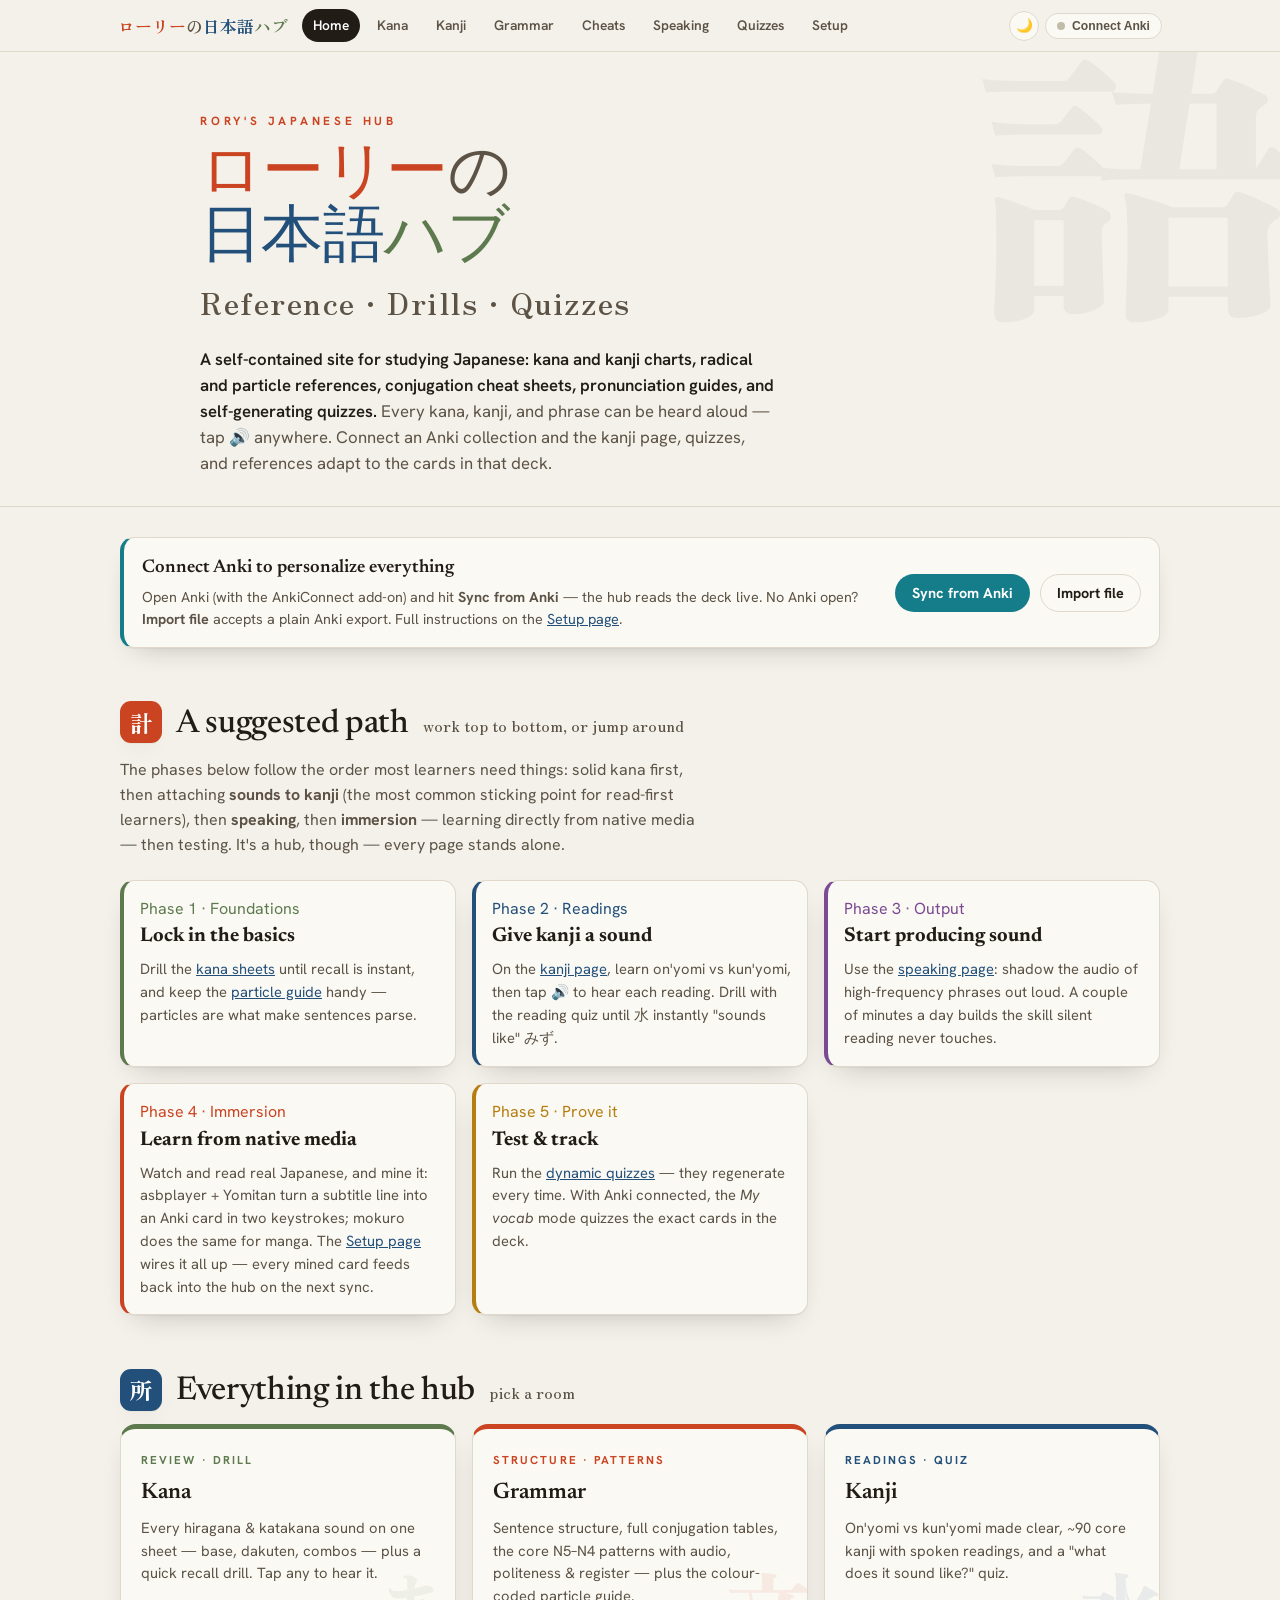
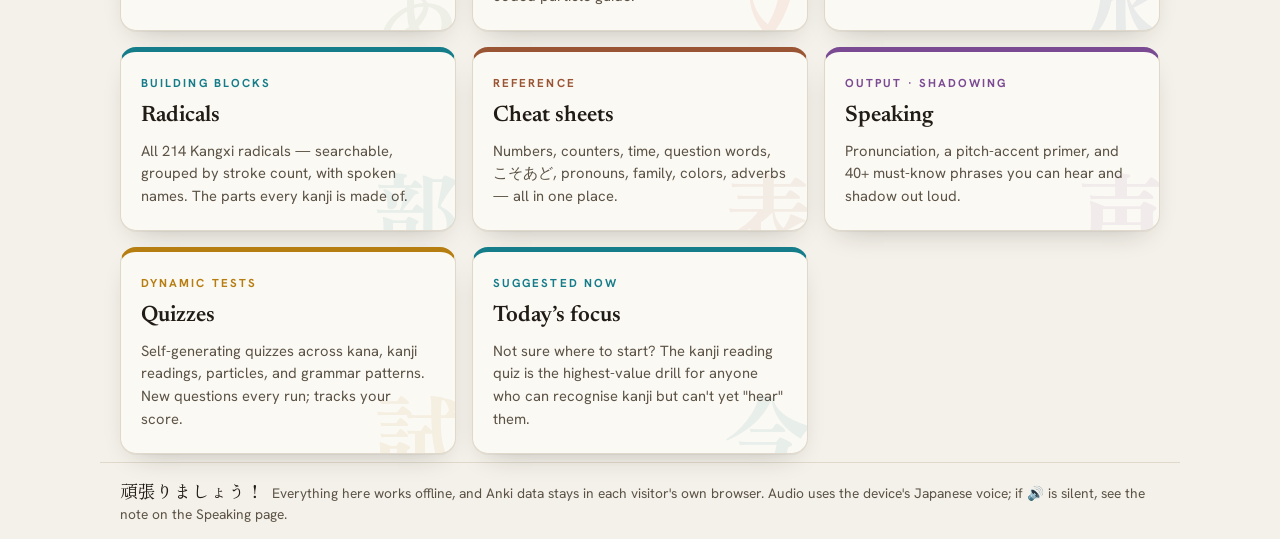
<file: index.html>
<!DOCTYPE html>
<html lang="en">
<head>
<meta charset="UTF-8">
<meta name="viewport" content="width=device-width, initial-scale=1.0">
<title>ローリーの日本語ハブ — Rory's Japanese Hub</title>
<link rel="stylesheet" href="assets/theme.css">
<script src="assets/theme.js"></script>
</head>
<body>

<nav class="topnav">
  <div class="topnav-inner">
    <a class="brand" href="index.html" style="gap:0"><span style="color:var(--shu)">ローリー</span><span style="color:var(--ink-soft)">の</span><span style="color:var(--aiiro)">日本語</span><span style="color:var(--take)">ハブ</span></a>
    <a class="tab active" href="index.html">Home</a>
    <a class="tab" href="kana.html">Kana</a>    <a class="tab" href="kanji.html">Kanji</a>
    <a class="tab" href="grammar.html">Grammar</a>
    <a class="tab" href="cheatsheets.html">Cheats</a>
    <a class="tab" href="speaking.html">Speaking</a>
    <a class="tab" href="quizzes.html">Quizzes</a>
    <a class="tab" href="setup.html">Setup</a>
    <span class="spacer"></span>
    <span id="migContainer"></span>
  </div>
</nav>

<header class="hero">
  <div class="kana-ghost" aria-hidden="true">語</div>
  <div class="wrap">
    <p class="eyebrow">Rory's Japanese Hub</p>
    <h1><span style="color:var(--shu)">ローリー</span><span style="color:var(--ink-soft)">の</span><br><span style="color:var(--aiiro)">日本語</span><span style="color:var(--take)">ハブ</span></h1>
    <p class="jp-title">Reference · Drills · Quizzes</p>
    <p class="lede"><strong>A self-contained site for studying Japanese: kana and kanji charts, radical and particle references, conjugation cheat sheets, pronunciation guides, and self-generating quizzes.</strong> Every kana, kanji, and phrase can be heard aloud — tap 🔊 anywhere. Connect an Anki collection and the kanji page, quizzes, and references adapt to the cards in that deck.</p>
  </div>
</header>

<main class="wrap-wide">

  <!-- Anki banner -->
  <section class="group reveal" style="--accent:var(--asagi);padding-top:30px">
    <div class="banner" style="border-left:4px solid var(--asagi)">
      <div class="grow">
        <h3 id="migTitle">Connect Anki to personalize everything</h3>
        <p id="migDesc">Open Anki (with the AnkiConnect add-on) and hit <b>Sync from Anki</b> — the hub reads the deck live. No Anki open? <b>Import file</b> accepts a plain Anki export. Full instructions on the <a href="setup.html">Setup page</a>.</p>
      </div>
      <div style="display:flex;gap:10px;flex-wrap:wrap">
        <button class="btn accent" id="ankiSync" style="--accent:var(--asagi)">Sync from Anki</button>
        <button class="btn ghost" id="ankiImport">Import file</button>
        <button class="btn ghost" id="migClear" style="display:none">Disconnect</button>
      </div>
      <input type="file" id="migFile" accept=".json,.csv,.txt" style="display:none">
    </div>
    <div class="navgrid" id="statsRow" style="margin-top:14px;display:none">
      <div class="card" style="--accent:var(--take)"><div class="nc-kicker" style="color:var(--take)">Known (mature)</div><div class="serif" style="font-size:2.4rem" id="statKnown">—</div></div>
      <div class="card" style="--accent:var(--yamabuki)"><div class="nc-kicker" style="color:var(--yamabuki)">Still learning</div><div class="serif" style="font-size:2.4rem" id="statLearning">—</div></div>
      <div class="card" style="--accent:var(--aiiro)"><div class="nc-kicker" style="color:var(--aiiro)">Kanji on cards</div><div class="serif" style="font-size:2.4rem" id="statKanji">—</div></div>
      <div class="card" style="--accent:var(--shu)"><div class="nc-kicker" style="color:var(--shu)">Core kanji covered</div><div class="serif" style="font-size:2.4rem" id="statN5">—</div></div>
    </div>
  </section>

  <!-- The plan -->
  <section class="group reveal" id="plan" style="--accent:var(--shu)">
    <div class="ghead">
      <span class="tag" style="background:var(--shu)">計</span>
      <h2>A suggested path</h2>
      <span class="jp-sub">work top to bottom, or jump around</span>
    </div>
    <p class="gintro">The phases below follow the order most learners need things: solid kana first, then attaching <strong>sounds to kanji</strong> (the most common sticking point for read-first learners), then <strong>speaking</strong>, then <strong>immersion</strong> — learning directly from native media — then testing. It's a hub, though — every page stands alone.</p>
    <div class="navgrid">
      <div class="card" style="--accent:var(--take)">
        <div class="nc-kicker" style="color:var(--take)">Phase 1 · Foundations</div>
        <h3 class="serif" style="margin:0 0 6px;font-size:1.25rem">Lock in the basics</h3>
        <p style="margin:0;font-size:.92rem;color:var(--ink-soft)">Drill the <a href="kana.html">kana sheets</a> until recall is instant, and keep the <a href="grammar.html#particles">particle guide</a> handy — particles are what make sentences parse.</p>
      </div>
      <div class="card" style="--accent:var(--aiiro)">
        <div class="nc-kicker" style="color:var(--aiiro)">Phase 2 · Readings</div>
        <h3 class="serif" style="margin:0 0 6px;font-size:1.25rem">Give kanji a sound</h3>
        <p style="margin:0;font-size:.92rem;color:var(--ink-soft)">On the <a href="kanji.html">kanji page</a>, learn on'yomi vs kun'yomi, then tap 🔊 to hear each reading. Drill with the reading quiz until 水 instantly "sounds like" みず.</p>
      </div>
      <div class="card" style="--accent:var(--murasaki)">
        <div class="nc-kicker" style="color:var(--murasaki)">Phase 3 · Output</div>
        <h3 class="serif" style="margin:0 0 6px;font-size:1.25rem">Start producing sound</h3>
        <p style="margin:0;font-size:.92rem;color:var(--ink-soft)">Use the <a href="speaking.html">speaking page</a>: shadow the audio of high-frequency phrases out loud. A couple of minutes a day builds the skill silent reading never touches.</p>
      </div>
      <div class="card" style="--accent:var(--shu)">
        <div class="nc-kicker" style="color:var(--shu)">Phase 4 · Immersion</div>
        <h3 class="serif" style="margin:0 0 6px;font-size:1.25rem">Learn from native media</h3>
        <p style="margin:0;font-size:.92rem;color:var(--ink-soft)">Watch and read real Japanese, and mine it: asbplayer + Yomitan turn a subtitle line into an Anki card in two keystrokes; mokuro does the same for manga. The <a href="setup.html">Setup page</a> wires it all up — every mined card feeds back into the hub on the next sync.</p>
      </div>
      <div class="card" style="--accent:var(--yamabuki)">
        <div class="nc-kicker" style="color:var(--yamabuki)">Phase 5 · Prove it</div>
        <h3 class="serif" style="margin:0 0 6px;font-size:1.25rem">Test &amp; track</h3>
        <p style="margin:0;font-size:.92rem;color:var(--ink-soft)">Run the <a href="quizzes.html">dynamic quizzes</a> — they regenerate every time. With Anki connected, the <em>My vocab</em> mode quizzes the exact cards in the deck.</p>
      </div>
    </div>
  </section>

  <!-- Section cards -->
  <section class="group reveal" style="--accent:var(--aiiro)">
    <div class="ghead">
      <span class="tag" style="background:var(--aiiro)">所</span>
      <h2>Everything in the hub</h2>
      <span class="jp-sub">pick a room</span>
    </div>
    <div class="navgrid">
      <a class="navcard" href="kana.html" style="--accent:var(--take)">
        <span class="nc-jp mincho">あ</span>
        <div class="nc-kicker">Review · Drill</div><h3>Kana</h3>
        <p>Every hiragana &amp; katakana sound on one sheet — base, dakuten, combos — plus a quick recall drill. Tap any to hear it.</p>
      </a>
      <a class="navcard" href="grammar.html" style="--accent:var(--shu)">
        <span class="nc-jp mincho">文</span>
        <div class="nc-kicker">Structure · Patterns</div><h3>Grammar</h3>
        <p>Sentence structure, full conjugation tables, the core N5–N4 patterns with audio, politeness &amp; register — plus the colour-coded particle guide.</p>
      </a>
      <a class="navcard" href="kanji.html" style="--accent:var(--aiiro)">
        <span class="nc-jp mincho">水</span>
        <div class="nc-kicker">Readings · Quiz</div><h3>Kanji</h3>
        <p>On'yomi vs kun'yomi made clear, ~90 core kanji with spoken readings, and a "what does it sound like?" quiz.</p>
      </a>
      <a class="navcard" href="radicals.html" style="--accent:var(--asagi)">
        <span class="nc-jp mincho">部</span>
        <div class="nc-kicker">Building blocks</div><h3>Radicals</h3>
        <p>All 214 Kangxi radicals — searchable, grouped by stroke count, with spoken names. The parts every kanji is made of.</p>
      </a>
      <a class="navcard" href="cheatsheets.html" style="--accent:var(--renga)">
        <span class="nc-jp mincho">表</span>
        <div class="nc-kicker">Reference</div><h3>Cheat sheets</h3>
        <p>Numbers, counters, time, question words, こそあど, pronouns, family, colors, adverbs — all in one place.</p>
      </a>
      <a class="navcard" href="speaking.html" style="--accent:var(--murasaki)">
        <span class="nc-jp mincho">声</span>
        <div class="nc-kicker">Output · Shadowing</div><h3>Speaking</h3>
        <p>Pronunciation, a pitch-accent primer, and 40+ must-know phrases you can hear and shadow out loud.</p>
      </a>
      <a class="navcard" href="quizzes.html" style="--accent:var(--yamabuki)">
        <span class="nc-jp mincho">試</span>
        <div class="nc-kicker">Dynamic tests</div><h3>Quizzes</h3>
        <p>Self-generating quizzes across kana, kanji readings, particles, and grammar patterns. New questions every run; tracks your score.</p>
      </a>
      <a class="navcard" href="kanji.html#today" style="--accent:var(--asagi)">
        <span class="nc-jp mincho">今</span>
        <div class="nc-kicker" id="sugKicker">Suggested now</div><h3 id="sugTitle">Today's focus</h3>
        <p id="sugText">Not sure where to start? The kanji reading quiz is the highest-value drill for anyone who can recognise kanji but can't yet "hear" them.</p>
      </a>
    </div>
  </section>

</main>

<footer class="wrap-wide">
  <p><span class="jp">頑張りましょう！</span> &nbsp;Everything here works offline, and Anki data stays in each visitor's own browser. Audio uses the device's Japanese voice; if 🔊 is silent, see the note on the Speaking page.</p>
</footer>

<script src="assets/audio.js"></script>
<script src="assets/anki.js"></script>
<script src="assets/kanji-data.js"></script>
<script>
  // reveal
  const io = new IntersectionObserver(es=>es.forEach(e=>{if(e.isIntersecting){e.target.classList.add('in');io.unobserve(e.target);}}),{threshold:.06});
  document.querySelectorAll('.reveal').forEach(el=>io.observe(el));

  // nav pill
  AnkiData.initPill(document.getElementById('migContainer'));

  // banner controls
  const fileInput = document.getElementById('migFile');
  const syncBtn = document.getElementById('ankiSync');
  syncBtn.addEventListener('click', async ()=>{
    syncBtn.disabled=true; const old=syncBtn.textContent; syncBtn.textContent='Syncing…';
    const res = await AnkiData.syncLive();
    syncBtn.disabled=false; syncBtn.textContent=old;
    if(!res.ok){ if(confirm(res.error+'\n\nImport a file instead?')) fileInput.click(); }
  });
  document.getElementById('ankiImport').addEventListener('click',()=>fileInput.click());
  document.getElementById('migClear').addEventListener('click',()=>{ if(confirm('Disconnect Anki data from this device?')) AnkiData.clear(); });
  fileInput.addEventListener('change', async ()=>{
    if(!fileInput.files[0]) return;
    const res = await AnkiData.importFile(fileInput.files[0]);
    if(!res.ok) alert(res.error);
    fileInput.value='';
  });

  function coverage(d){ let c=0; KANJI.list.forEach(x=>{ if(d.kanji.has(x.k)) c++; }); return c; }
  function render(d){
    const t=document.getElementById('migTitle'), desc=document.getElementById('migDesc');
    const stats=document.getElementById('statsRow'), clearBtn=document.getElementById('migClear');
    const sug=document.getElementById('sugText'), sugK=document.getElementById('sugKicker'), sugT=document.getElementById('sugTitle');
    if(d){
      const tag = d.source==='live' ? 'live from Anki' : 'imported';
      t.textContent='Anki connected — '+d.count+' words ('+tag+')';
      desc.innerHTML='Updated '+new Date(d.updatedAt).toLocaleString()+'. Quizzes and the kanji page now adapt to your deck.';
      stats.style.display=''; clearBtn.style.display='';
      syncBtn.textContent='Re-sync from Anki';
      document.getElementById('statKnown').textContent=d.knownCount;
      document.getElementById('statLearning').textContent=d.learningCount;
      document.getElementById('statKanji').textContent=d.kanjiCount;
      const cov=coverage(d);
      document.getElementById('statN5').textContent=cov+' / '+KANJI.list.length;
      // adaptive suggestion: prefer a learning word, else an uncovered core kanji
      const learn=d.words.filter(w=>w.status!=='known');
      if(learn.length){
        const pick=learn.slice(0,3).map(w=>w.w).join('・');
        sugK.textContent='From your deck'; sugT.textContent='Drill what you’re learning';
        sug.innerHTML='You have <b>'+d.learningCount+'</b> words still maturing — e.g. <b class="jp">'+pick+'</b>. Hit <em>My vocab</em> in the <a href="quizzes.html">quizzes</a>.';
      } else {
        const unknown=KANJI.list.filter(x=>!d.kanji.has(x.k));
        sug.innerHTML = unknown.length
          ? 'Deck looking mature! Fill gaps with core kanji like <b class="jp">'+unknown.slice(0,3).map(x=>x.k).join('・')+'</b> on the <a href="kanji.html">kanji page</a>.'
          : 'Everything’s mature — keep it warm with the <a href="quizzes.html">dynamic quizzes</a>.';
      }
    } else {
      t.textContent='Connect Anki to personalize everything';
      stats.style.display='none'; clearBtn.style.display='none';
      syncBtn.textContent='Sync from Anki';
      sugK.textContent='Suggested now'; sugT.textContent='Today’s focus';
      sug.textContent='Not sure where to start? The kanji reading quiz is the highest-value drill for anyone who can recognise kanji but can\'t yet "hear" them.';
    }
  }
  AnkiData.onChange(render);
  render(AnkiData.get());
</script>
</body>
</html>
</file>
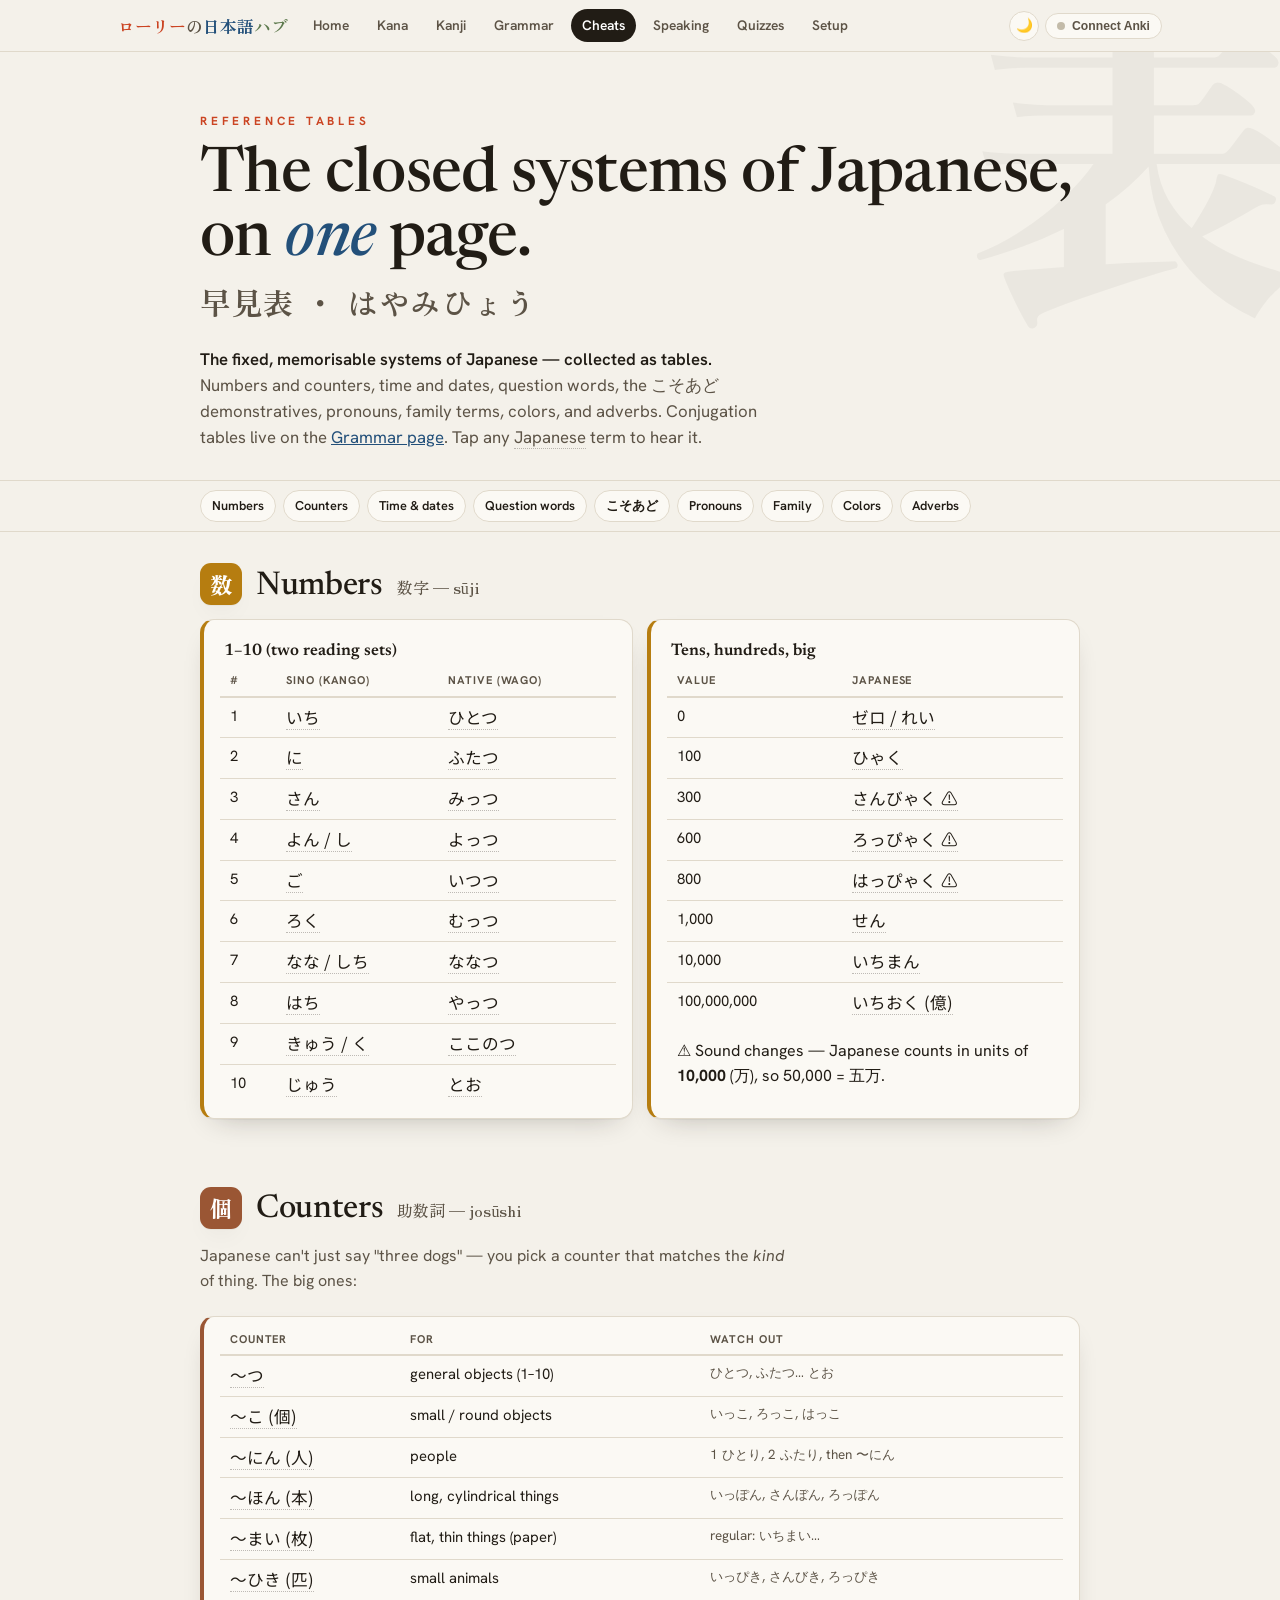
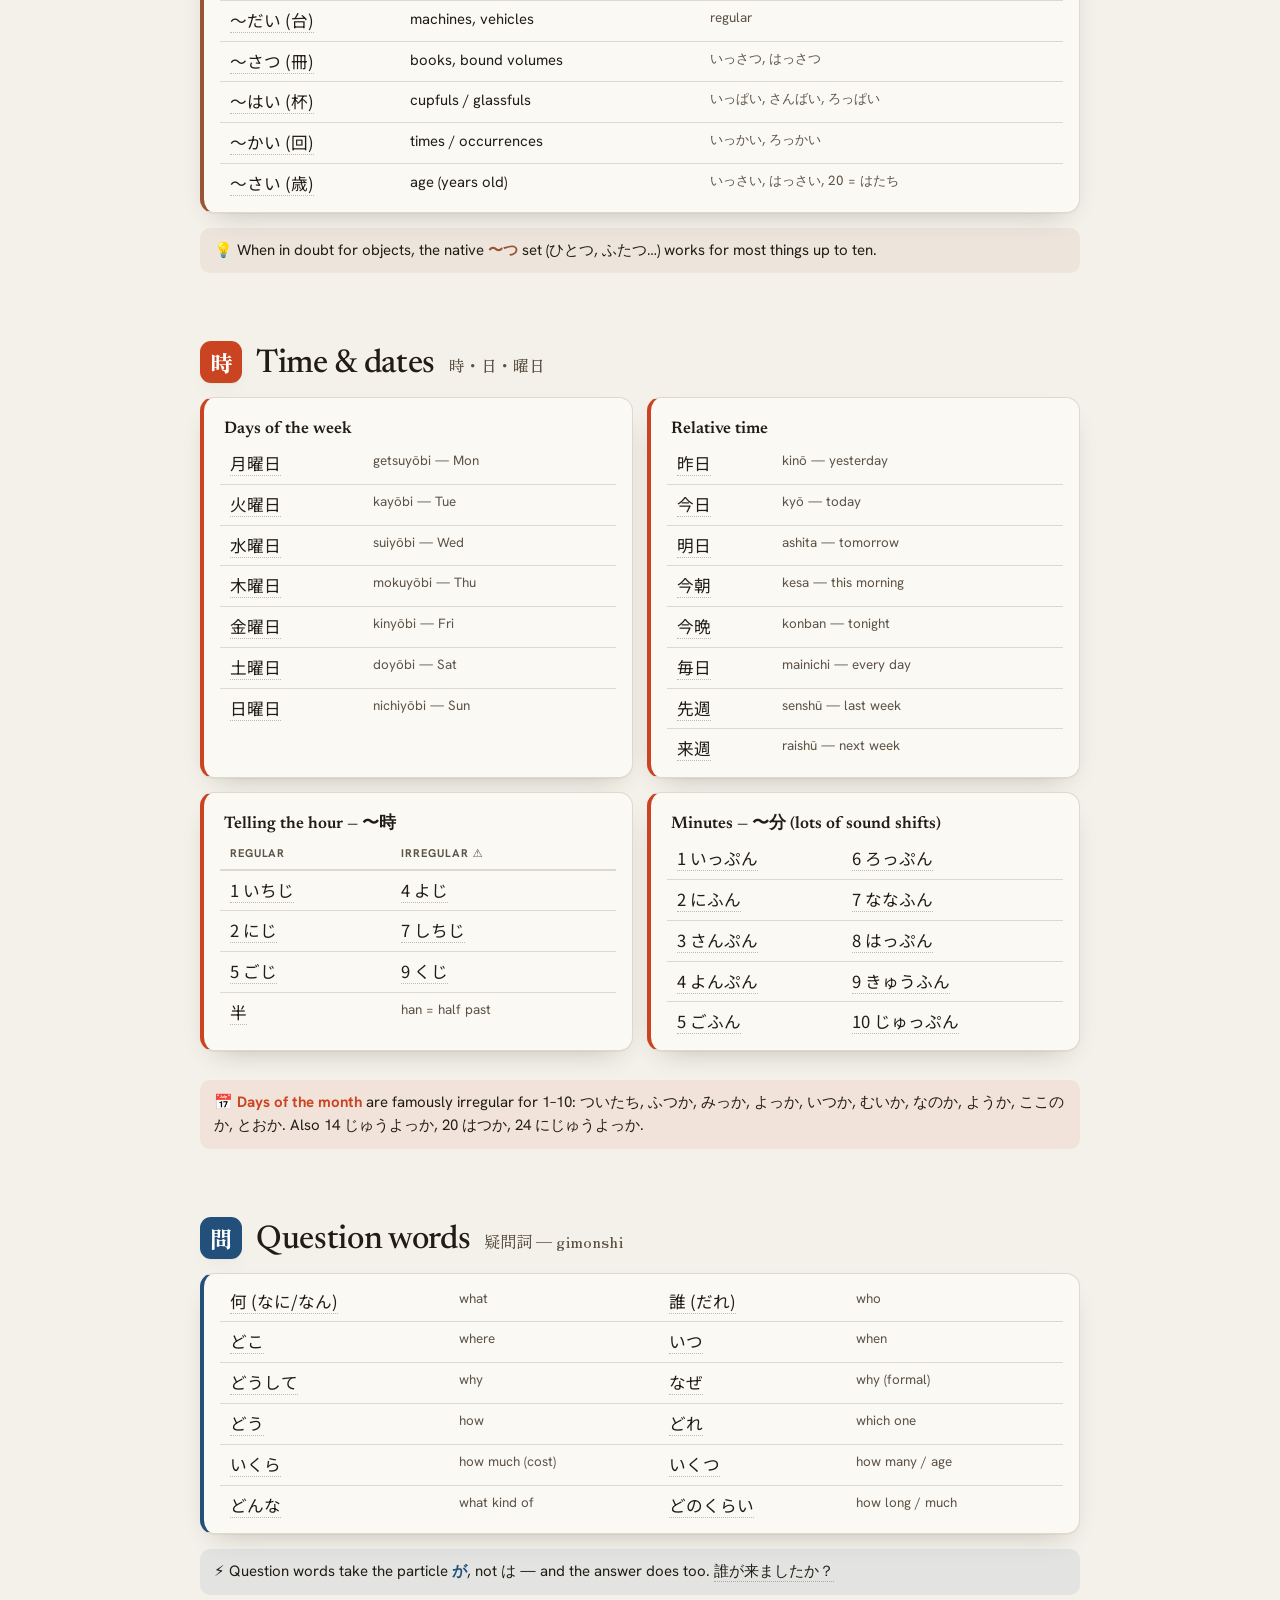
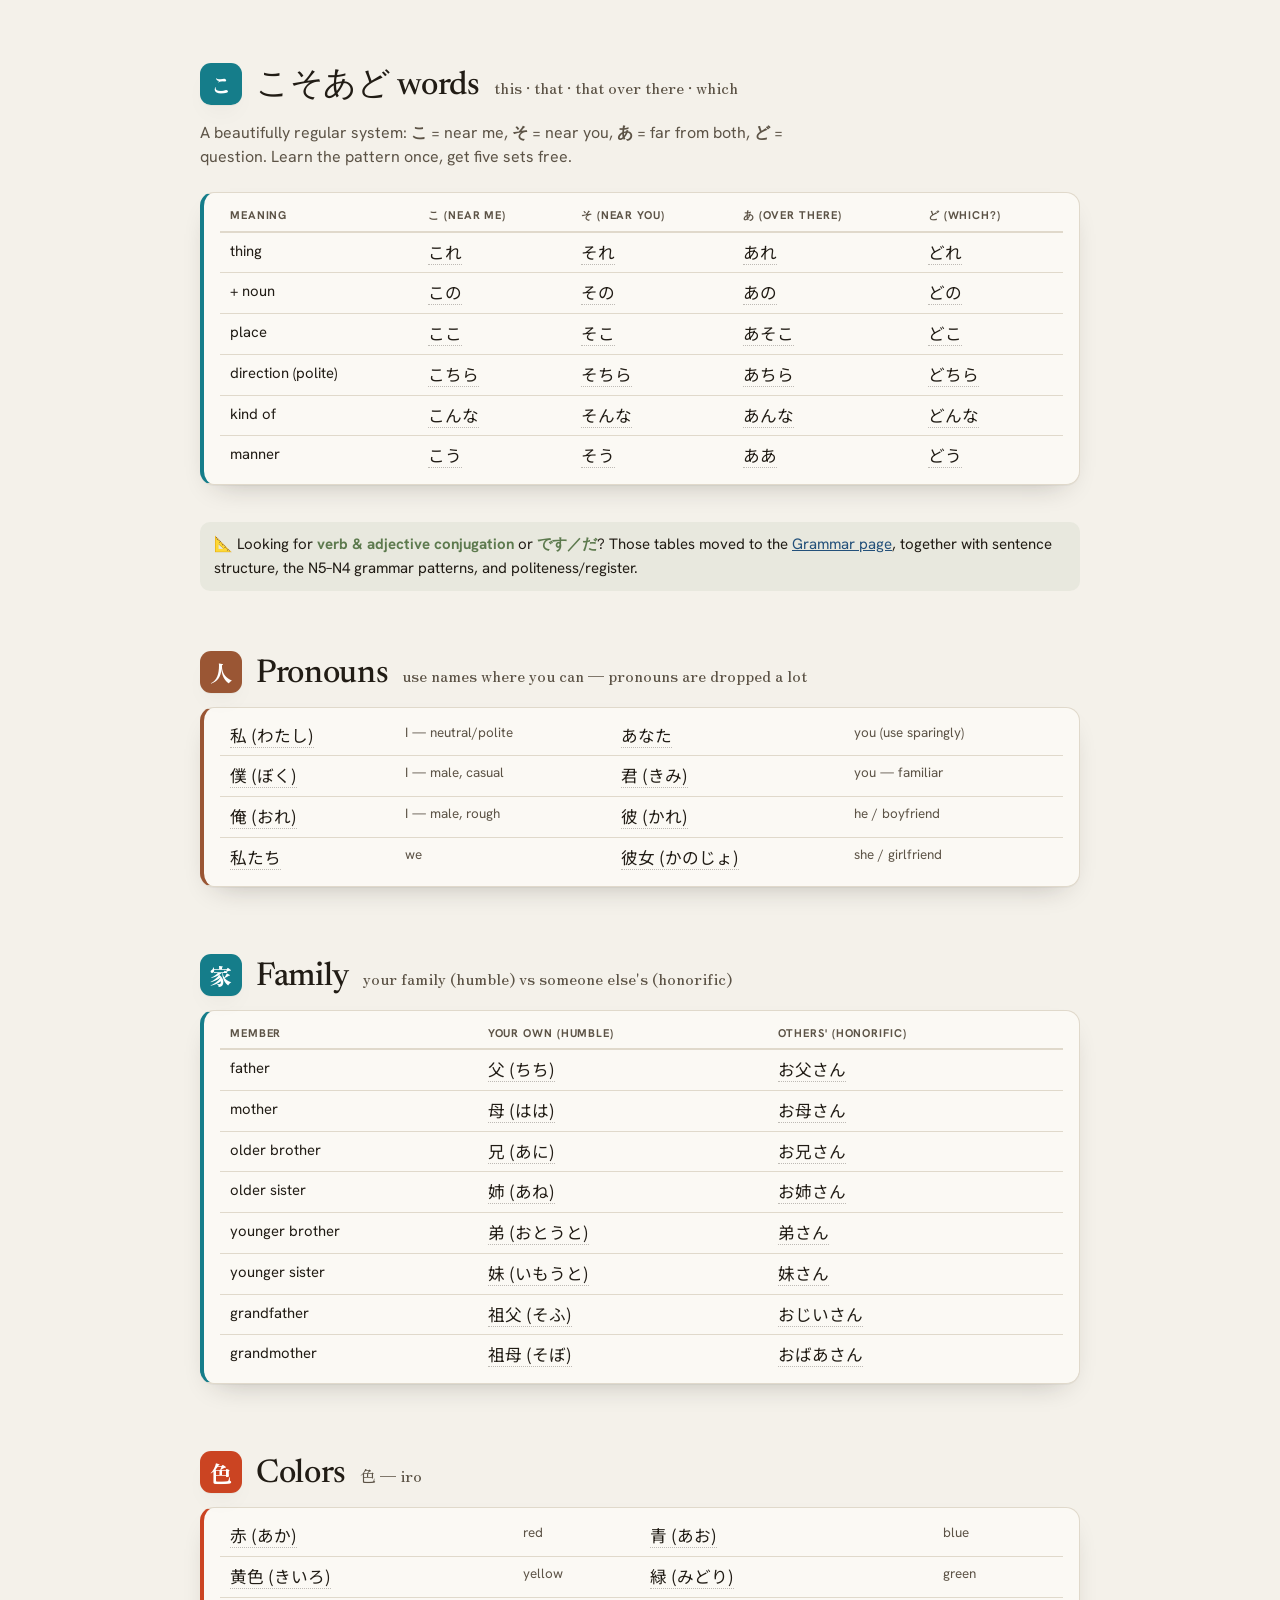
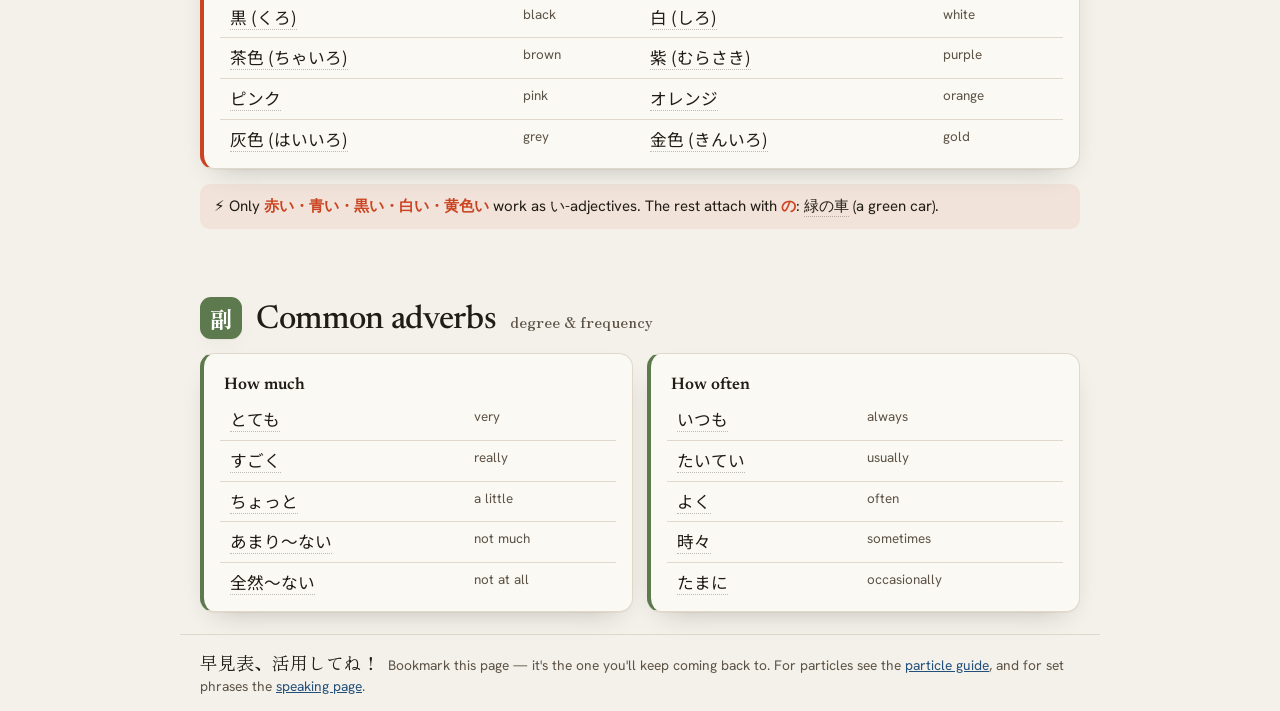
<file: cheatsheets.html>
<!DOCTYPE html>
<html lang="en">
<head>
<meta charset="UTF-8">
<meta name="viewport" content="width=device-width, initial-scale=1.0">
<title>Cheat Sheets — 早見表 — ローリーの日本語ハブ</title>
<link rel="stylesheet" href="assets/theme.css">
<script src="assets/theme.js"></script>
<style>
  .ctable{width:100%;border-collapse:collapse;font-size:.93rem;margin:2px 0;}
  .ctable th{text-align:left;font-size:.7rem;letter-spacing:.08em;text-transform:uppercase;color:var(--ink-soft);font-weight:700;padding:6px 10px;border-bottom:2px solid var(--line);}
  .ctable td{padding:7px 10px;border-bottom:1px solid var(--line);vertical-align:top;}
  .ctable td.jp,.ctable td .say{font-family:"Noto Sans JP",sans-serif;}
  .ctable td.jp{font-size:1.04rem;white-space:nowrap;}
  .ctable td.rm{color:var(--ink-soft);font-size:.84rem;}
  .ctable tr:last-child td{border-bottom:none;}
  .sheet{background:var(--paper-2);border:1px solid var(--line);border-radius:14px;box-shadow:var(--shadow);border-left:4px solid var(--accent);padding:6px 16px;margin-bottom:14px;overflow-x:auto;}
  .sheet h4{font-family:"Newsreader",serif;font-weight:600;font-size:1.05rem;margin:12px 4px 2px;}
  .two{display:grid;grid-template-columns:1fr 1fr;gap:14px;}
  @media(max-width:640px){.two{grid-template-columns:1fr;}}
  .legend2{position:sticky;top:43px;z-index:40;background:var(--nav-bg);backdrop-filter:saturate(1.4) blur(10px);border-bottom:1px solid var(--line);padding:9px 0;}
  .legend2 .inner{display:flex;gap:7px;overflow-x:auto;scrollbar-width:none;max-width:920px;margin:0 auto;padding:0 20px;}
  .legend2 .inner::-webkit-scrollbar{display:none}
  .legend2 a{flex:0 0 auto;text-decoration:none;color:var(--ink);font-size:.8rem;font-weight:600;padding:5px 11px;border-radius:999px;border:1px solid var(--line);background:var(--paper-2);white-space:nowrap;}
  .say.ank-known{background:color-mix(in srgb,var(--ok) 16%,transparent);border-radius:4px;box-shadow:inset 0 -2px 0 var(--ok);}
  .say.ank-learning{background:color-mix(in srgb,var(--yamabuki) 20%,transparent);border-radius:4px;box-shadow:inset 0 -2px 0 var(--yamabuki);}
</style>
</head>
<body>

<nav class="topnav">
  <div class="topnav-inner">
    <a class="brand" href="index.html" style="gap:0"><span style="color:var(--shu)">ローリー</span><span style="color:var(--ink-soft)">の</span><span style="color:var(--aiiro)">日本語</span><span style="color:var(--take)">ハブ</span></a>
    <a class="tab" href="index.html">Home</a>
    <a class="tab" href="kana.html">Kana</a>    <a class="tab" href="kanji.html">Kanji</a>
    <a class="tab" href="grammar.html">Grammar</a>
    <a class="tab active" href="cheatsheets.html">Cheats</a>
    <a class="tab" href="speaking.html">Speaking</a>
    <a class="tab" href="quizzes.html">Quizzes</a>
    <a class="tab" href="setup.html">Setup</a>
    <span class="spacer"></span>
    <span id="migContainer"></span>
  </div>
</nav>

<header class="hero">
  <div class="kana-ghost" aria-hidden="true">表</div>
  <div class="wrap">
    <p class="eyebrow">Reference tables</p>
    <h1>The closed systems of Japanese,<br>on <em>one</em> page.</h1>
    <p class="jp-title">早見表 ・ はやみひょう</p>
    <p class="lede"><strong>The fixed, memorisable systems of Japanese — collected as tables.</strong> Numbers and counters, time and dates, question words, the こそあど demonstratives, pronouns, family terms, colors, and adverbs. Conjugation tables live on the <a href="grammar.html">Grammar page</a>. Tap any <span class="say" data-jp="日本語">Japanese</span> term to hear it.</p>
  </div>
</header>

<nav class="legend2">
  <div class="inner">
    <a href="#numbers">Numbers</a>
    <a href="#counters">Counters</a>
    <a href="#time">Time &amp; dates</a>
    <a href="#questions">Question words</a>
    <a href="#kosoado">こそあど</a>
    <a href="#pronouns">Pronouns</a>
    <a href="#family">Family</a>
    <a href="#colors">Colors</a>
    <a href="#adverbs">Adverbs</a>
  </div>
</nav>

<main class="wrap">

  <p class="note" id="deckNote" style="--accent:var(--take);display:none;margin-top:26px"></p>

  <!-- NUMBERS -->
  <section class="group reveal" id="numbers" style="--accent:var(--yamabuki);scroll-margin-top:96px;padding-top:30px">
    <div class="ghead"><span class="tag" style="background:var(--yamabuki)">数</span><h2>Numbers</h2><span class="jp-sub">数字 — sūji</span></div>
    <div class="two">
      <div class="sheet" style="--accent:var(--yamabuki)">
        <h4>1–10 (two reading sets)</h4>
        <table class="ctable">
          <tr><th>#</th><th>Sino (kango)</th><th>Native (wago)</th></tr>
          <tr><td>1</td><td class="jp"><span class="say" data-jp="いち">いち</span></td><td class="jp"><span class="say" data-jp="ひとつ">ひとつ</span></td></tr>
          <tr><td>2</td><td class="jp"><span class="say" data-jp="に">に</span></td><td class="jp"><span class="say" data-jp="ふたつ">ふたつ</span></td></tr>
          <tr><td>3</td><td class="jp"><span class="say" data-jp="さん">さん</span></td><td class="jp"><span class="say" data-jp="みっつ">みっつ</span></td></tr>
          <tr><td>4</td><td class="jp"><span class="say" data-jp="よん">よん / し</span></td><td class="jp"><span class="say" data-jp="よっつ">よっつ</span></td></tr>
          <tr><td>5</td><td class="jp"><span class="say" data-jp="ご">ご</span></td><td class="jp"><span class="say" data-jp="いつつ">いつつ</span></td></tr>
          <tr><td>6</td><td class="jp"><span class="say" data-jp="ろく">ろく</span></td><td class="jp"><span class="say" data-jp="むっつ">むっつ</span></td></tr>
          <tr><td>7</td><td class="jp"><span class="say" data-jp="なな">なな / しち</span></td><td class="jp"><span class="say" data-jp="ななつ">ななつ</span></td></tr>
          <tr><td>8</td><td class="jp"><span class="say" data-jp="はち">はち</span></td><td class="jp"><span class="say" data-jp="やっつ">やっつ</span></td></tr>
          <tr><td>9</td><td class="jp"><span class="say" data-jp="きゅう">きゅう / く</span></td><td class="jp"><span class="say" data-jp="ここのつ">ここのつ</span></td></tr>
          <tr><td>10</td><td class="jp"><span class="say" data-jp="じゅう">じゅう</span></td><td class="jp"><span class="say" data-jp="とお">とお</span></td></tr>
        </table>
      </div>
      <div class="sheet" style="--accent:var(--yamabuki)">
        <h4>Tens, hundreds, big</h4>
        <table class="ctable">
          <tr><th>Value</th><th>Japanese</th></tr>
          <tr><td>0</td><td class="jp"><span class="say" data-jp="ゼロ">ゼロ / れい</span></td></tr>
          <tr><td>100</td><td class="jp"><span class="say" data-jp="ひゃく">ひゃく</span></td></tr>
          <tr><td>300</td><td class="jp"><span class="say" data-jp="さんびゃく">さんびゃく ⚠</span></td></tr>
          <tr><td>600</td><td class="jp"><span class="say" data-jp="ろっぴゃく">ろっぴゃく ⚠</span></td></tr>
          <tr><td>800</td><td class="jp"><span class="say" data-jp="はっぴゃく">はっぴゃく ⚠</span></td></tr>
          <tr><td>1,000</td><td class="jp"><span class="say" data-jp="せん">せん</span></td></tr>
          <tr><td>10,000</td><td class="jp"><span class="say" data-jp="いちまん">いちまん</span></td></tr>
          <tr><td>100,000,000</td><td class="jp"><span class="say" data-jp="いちおく">いちおく (億)</span></td></tr>
        </table>
        <p class="csub" style="padding:0 10px 8px">⚠ Sound changes — Japanese counts in units of <b>10,000</b> (万), so 50,000 = 五万.</p>
      </div>
    </div>
  </section>

  <!-- COUNTERS -->
  <section class="group reveal" id="counters" style="--accent:var(--renga);scroll-margin-top:96px">
    <div class="ghead"><span class="tag" style="background:var(--renga)">個</span><h2>Counters</h2><span class="jp-sub">助数詞 — josūshi</span></div>
    <p class="gintro">Japanese can't just say "three dogs" — you pick a counter that matches the <em>kind</em> of thing. The big ones:</p>
    <div class="sheet" style="--accent:var(--renga)">
      <table class="ctable">
        <tr><th>Counter</th><th>For</th><th>Watch out</th></tr>
        <tr><td class="jp"><span class="say" data-jp="つ">〜つ</span></td><td>general objects (1–10)</td><td class="rm">ひとつ, ふたつ… とお</td></tr>
        <tr><td class="jp"><span class="say" data-jp="個">〜こ (個)</span></td><td>small / round objects</td><td class="rm">いっこ, ろっこ, はっこ</td></tr>
        <tr><td class="jp"><span class="say" data-jp="人">〜にん (人)</span></td><td>people</td><td class="rm">1 ひとり, 2 ふたり, then 〜にん</td></tr>
        <tr><td class="jp"><span class="say" data-jp="本">〜ほん (本)</span></td><td>long, cylindrical things</td><td class="rm">いっぽん, さんぼん, ろっぽん</td></tr>
        <tr><td class="jp"><span class="say" data-jp="枚">〜まい (枚)</span></td><td>flat, thin things (paper)</td><td class="rm">regular: いちまい…</td></tr>
        <tr><td class="jp"><span class="say" data-jp="匹">〜ひき (匹)</span></td><td>small animals</td><td class="rm">いっぴき, さんびき, ろっぴき</td></tr>
        <tr><td class="jp"><span class="say" data-jp="台">〜だい (台)</span></td><td>machines, vehicles</td><td class="rm">regular</td></tr>
        <tr><td class="jp"><span class="say" data-jp="冊">〜さつ (冊)</span></td><td>books, bound volumes</td><td class="rm">いっさつ, はっさつ</td></tr>
        <tr><td class="jp"><span class="say" data-jp="杯">〜はい (杯)</span></td><td>cupfuls / glassfuls</td><td class="rm">いっぱい, さんばい, ろっぱい</td></tr>
        <tr><td class="jp"><span class="say" data-jp="回">〜かい (回)</span></td><td>times / occurrences</td><td class="rm">いっかい, ろっかい</td></tr>
        <tr><td class="jp"><span class="say" data-jp="歳">〜さい (歳)</span></td><td>age (years old)</td><td class="rm">いっさい, はっさい, 20 = はたち</td></tr>
      </table>
    </div>
    <p class="note" style="--accent:var(--renga)">💡 When in doubt for objects, the native <b>〜つ</b> set (ひとつ, ふたつ…) works for most things up to ten.</p>
  </section>

  <!-- TIME -->
  <section class="group reveal" id="time" style="--accent:var(--shu);scroll-margin-top:96px">
    <div class="ghead"><span class="tag" style="background:var(--shu)">時</span><h2>Time &amp; dates</h2><span class="jp-sub">時・日・曜日</span></div>
    <div class="two">
      <div class="sheet" style="--accent:var(--shu)">
        <h4>Days of the week</h4>
        <table class="ctable">
          <tr><td class="jp"><span class="say" data-jp="げつようび">月曜日</span></td><td class="rm">getsuyōbi — Mon</td></tr>
          <tr><td class="jp"><span class="say" data-jp="かようび">火曜日</span></td><td class="rm">kayōbi — Tue</td></tr>
          <tr><td class="jp"><span class="say" data-jp="すいようび">水曜日</span></td><td class="rm">suiyōbi — Wed</td></tr>
          <tr><td class="jp"><span class="say" data-jp="もくようび">木曜日</span></td><td class="rm">mokuyōbi — Thu</td></tr>
          <tr><td class="jp"><span class="say" data-jp="きんようび">金曜日</span></td><td class="rm">kinyōbi — Fri</td></tr>
          <tr><td class="jp"><span class="say" data-jp="どようび">土曜日</span></td><td class="rm">doyōbi — Sat</td></tr>
          <tr><td class="jp"><span class="say" data-jp="にちようび">日曜日</span></td><td class="rm">nichiyōbi — Sun</td></tr>
        </table>
      </div>
      <div class="sheet" style="--accent:var(--shu)">
        <h4>Relative time</h4>
        <table class="ctable">
          <tr><td class="jp"><span class="say" data-jp="きのう">昨日</span></td><td class="rm">kinō — yesterday</td></tr>
          <tr><td class="jp"><span class="say" data-jp="きょう">今日</span></td><td class="rm">kyō — today</td></tr>
          <tr><td class="jp"><span class="say" data-jp="あした">明日</span></td><td class="rm">ashita — tomorrow</td></tr>
          <tr><td class="jp"><span class="say" data-jp="けさ">今朝</span></td><td class="rm">kesa — this morning</td></tr>
          <tr><td class="jp"><span class="say" data-jp="こんばん">今晩</span></td><td class="rm">konban — tonight</td></tr>
          <tr><td class="jp"><span class="say" data-jp="まいにち">毎日</span></td><td class="rm">mainichi — every day</td></tr>
          <tr><td class="jp"><span class="say" data-jp="せんしゅう">先週</span></td><td class="rm">senshū — last week</td></tr>
          <tr><td class="jp"><span class="say" data-jp="らいしゅう">来週</span></td><td class="rm">raishū — next week</td></tr>
        </table>
      </div>
    </div>
    <div class="two">
      <div class="sheet" style="--accent:var(--shu)">
        <h4>Telling the hour — 〜時</h4>
        <table class="ctable">
          <tr><th>Regular</th><th>Irregular ⚠</th></tr>
          <tr><td class="jp"><span class="say" data-jp="いちじ">1 いちじ</span></td><td class="jp"><span class="say" data-jp="よじ">4 よじ</span></td></tr>
          <tr><td class="jp"><span class="say" data-jp="にじ">2 にじ</span></td><td class="jp"><span class="say" data-jp="しちじ">7 しちじ</span></td></tr>
          <tr><td class="jp"><span class="say" data-jp="ごじ">5 ごじ</span></td><td class="jp"><span class="say" data-jp="くじ">9 くじ</span></td></tr>
          <tr><td class="jp"><span class="say" data-jp="はん">半</span></td><td class="rm">han = half past</td></tr>
        </table>
      </div>
      <div class="sheet" style="--accent:var(--shu)">
        <h4>Minutes — 〜分 (lots of sound shifts)</h4>
        <table class="ctable">
          <tr><td class="jp"><span class="say" data-jp="いっぷん">1 いっぷん</span></td><td class="jp"><span class="say" data-jp="ろっぷん">6 ろっぷん</span></td></tr>
          <tr><td class="jp"><span class="say" data-jp="にふん">2 にふん</span></td><td class="jp"><span class="say" data-jp="ななふん">7 ななふん</span></td></tr>
          <tr><td class="jp"><span class="say" data-jp="さんぷん">3 さんぷん</span></td><td class="jp"><span class="say" data-jp="はっぷん">8 はっぷん</span></td></tr>
          <tr><td class="jp"><span class="say" data-jp="よんぷん">4 よんぷん</span></td><td class="jp"><span class="say" data-jp="きゅうふん">9 きゅうふん</span></td></tr>
          <tr><td class="jp"><span class="say" data-jp="ごふん">5 ごふん</span></td><td class="jp"><span class="say" data-jp="じゅっぷん">10 じゅっぷん</span></td></tr>
        </table>
      </div>
    </div>
    <p class="note" style="--accent:var(--shu)">📅 <b>Days of the month</b> are famously irregular for 1–10: ついたち, ふつか, みっか, よっか, いつか, むいか, なのか, ようか, ここのか, とおか. Also 14 じゅうよっか, 20 はつか, 24 にじゅうよっか.</p>
  </section>

  <!-- QUESTION WORDS -->
  <section class="group reveal" id="questions" style="--accent:var(--aiiro);scroll-margin-top:96px">
    <div class="ghead"><span class="tag" style="background:var(--aiiro)">問</span><h2>Question words</h2><span class="jp-sub">疑問詞 — gimonshi</span></div>
    <div class="sheet" style="--accent:var(--aiiro)">
      <table class="ctable">
        <tr><td class="jp"><span class="say" data-jp="なに">何 (なに/なん)</span></td><td class="rm">what</td><td class="jp"><span class="say" data-jp="だれ">誰 (だれ)</span></td><td class="rm">who</td></tr>
        <tr><td class="jp"><span class="say" data-jp="どこ">どこ</span></td><td class="rm">where</td><td class="jp"><span class="say" data-jp="いつ">いつ</span></td><td class="rm">when</td></tr>
        <tr><td class="jp"><span class="say" data-jp="どうして">どうして</span></td><td class="rm">why</td><td class="jp"><span class="say" data-jp="なぜ">なぜ</span></td><td class="rm">why (formal)</td></tr>
        <tr><td class="jp"><span class="say" data-jp="どう">どう</span></td><td class="rm">how</td><td class="jp"><span class="say" data-jp="どれ">どれ</span></td><td class="rm">which one</td></tr>
        <tr><td class="jp"><span class="say" data-jp="いくら">いくら</span></td><td class="rm">how much (cost)</td><td class="jp"><span class="say" data-jp="いくつ">いくつ</span></td><td class="rm">how many / age</td></tr>
        <tr><td class="jp"><span class="say" data-jp="どんな">どんな</span></td><td class="rm">what kind of</td><td class="jp"><span class="say" data-jp="どのくらい">どのくらい</span></td><td class="rm">how long / much</td></tr>
      </table>
    </div>
    <p class="note" style="--accent:var(--aiiro)">⚡ Question words take the particle <b>が</b>, not は — and the answer does too. <span class="say" data-jp="だれが来ましたか">誰が来ましたか？</span></p>
  </section>

  <!-- KOSOADO -->
  <section class="group reveal" id="kosoado" style="--accent:var(--asagi);scroll-margin-top:96px">
    <div class="ghead"><span class="tag" style="background:var(--asagi)">こ</span><h2>こそあど words</h2><span class="jp-sub">this · that · that over there · which</span></div>
    <p class="gintro">A beautifully regular system: <b>こ</b> = near me, <b>そ</b> = near you, <b>あ</b> = far from both, <b>ど</b> = question. Learn the pattern once, get five sets free.</p>
    <div class="sheet" style="--accent:var(--asagi)">
      <table class="ctable">
        <tr><th>Meaning</th><th>こ (near me)</th><th>そ (near you)</th><th>あ (over there)</th><th>ど (which?)</th></tr>
        <tr><td>thing</td><td class="jp"><span class="say" data-jp="これ">これ</span></td><td class="jp"><span class="say" data-jp="それ">それ</span></td><td class="jp"><span class="say" data-jp="あれ">あれ</span></td><td class="jp"><span class="say" data-jp="どれ">どれ</span></td></tr>
        <tr><td>+ noun</td><td class="jp"><span class="say" data-jp="この">この</span></td><td class="jp"><span class="say" data-jp="その">その</span></td><td class="jp"><span class="say" data-jp="あの">あの</span></td><td class="jp"><span class="say" data-jp="どの">どの</span></td></tr>
        <tr><td>place</td><td class="jp"><span class="say" data-jp="ここ">ここ</span></td><td class="jp"><span class="say" data-jp="そこ">そこ</span></td><td class="jp"><span class="say" data-jp="あそこ">あそこ</span></td><td class="jp"><span class="say" data-jp="どこ">どこ</span></td></tr>
        <tr><td>direction (polite)</td><td class="jp"><span class="say" data-jp="こちら">こちら</span></td><td class="jp"><span class="say" data-jp="そちら">そちら</span></td><td class="jp"><span class="say" data-jp="あちら">あちら</span></td><td class="jp"><span class="say" data-jp="どちら">どちら</span></td></tr>
        <tr><td>kind of</td><td class="jp"><span class="say" data-jp="こんな">こんな</span></td><td class="jp"><span class="say" data-jp="そんな">そんな</span></td><td class="jp"><span class="say" data-jp="あんな">あんな</span></td><td class="jp"><span class="say" data-jp="どんな">どんな</span></td></tr>
        <tr><td>manner</td><td class="jp"><span class="say" data-jp="こう">こう</span></td><td class="jp"><span class="say" data-jp="そう">そう</span></td><td class="jp"><span class="say" data-jp="ああ">ああ</span></td><td class="jp"><span class="say" data-jp="どう">どう</span></td></tr>
      </table>
    </div>
  </section>

  <!-- CONJUGATION MOVED -->
  <p class="note" id="verbs" style="--accent:var(--take);scroll-margin-top:96px">📐 Looking for <b>verb &amp; adjective conjugation</b> or <b>です／だ</b>? Those tables moved to the <a href="grammar.html">Grammar page</a>, together with sentence structure, the N5–N4 grammar patterns, and politeness/register.</p>

  <!-- PRONOUNS + FAMILY -->
  <section class="group reveal" id="pronouns" style="--accent:var(--renga);scroll-margin-top:96px">
    <div class="ghead"><span class="tag" style="background:var(--renga)">人</span><h2>Pronouns</h2><span class="jp-sub">use names where you can — pronouns are dropped a lot</span></div>
    <div class="sheet" style="--accent:var(--renga)">
      <table class="ctable">
        <tr><td class="jp"><span class="say" data-jp="わたし">私 (わたし)</span></td><td class="rm">I — neutral/polite</td><td class="jp"><span class="say" data-jp="あなた">あなた</span></td><td class="rm">you (use sparingly)</td></tr>
        <tr><td class="jp"><span class="say" data-jp="ぼく">僕 (ぼく)</span></td><td class="rm">I — male, casual</td><td class="jp"><span class="say" data-jp="きみ">君 (きみ)</span></td><td class="rm">you — familiar</td></tr>
        <tr><td class="jp"><span class="say" data-jp="おれ">俺 (おれ)</span></td><td class="rm">I — male, rough</td><td class="jp"><span class="say" data-jp="かれ">彼 (かれ)</span></td><td class="rm">he / boyfriend</td></tr>
        <tr><td class="jp"><span class="say" data-jp="わたしたち">私たち</span></td><td class="rm">we</td><td class="jp"><span class="say" data-jp="かのじょ">彼女 (かのじょ)</span></td><td class="rm">she / girlfriend</td></tr>
      </table>
    </div>
  </section>

  <section class="group reveal" id="family" style="--accent:var(--asagi);scroll-margin-top:96px">
    <div class="ghead"><span class="tag" style="background:var(--asagi)">家</span><h2>Family</h2><span class="jp-sub">your family (humble) vs someone else's (honorific)</span></div>
    <div class="sheet" style="--accent:var(--asagi)">
      <table class="ctable">
        <tr><th>Member</th><th>Your own (humble)</th><th>Others' (honorific)</th></tr>
        <tr><td>father</td><td class="jp"><span class="say" data-jp="ちち">父 (ちち)</span></td><td class="jp"><span class="say" data-jp="おとうさん">お父さん</span></td></tr>
        <tr><td>mother</td><td class="jp"><span class="say" data-jp="はは">母 (はは)</span></td><td class="jp"><span class="say" data-jp="おかあさん">お母さん</span></td></tr>
        <tr><td>older brother</td><td class="jp"><span class="say" data-jp="あに">兄 (あに)</span></td><td class="jp"><span class="say" data-jp="おにいさん">お兄さん</span></td></tr>
        <tr><td>older sister</td><td class="jp"><span class="say" data-jp="あね">姉 (あね)</span></td><td class="jp"><span class="say" data-jp="おねえさん">お姉さん</span></td></tr>
        <tr><td>younger brother</td><td class="jp"><span class="say" data-jp="おとうと">弟 (おとうと)</span></td><td class="jp"><span class="say" data-jp="おとうとさん">弟さん</span></td></tr>
        <tr><td>younger sister</td><td class="jp"><span class="say" data-jp="いもうと">妹 (いもうと)</span></td><td class="jp"><span class="say" data-jp="いもうとさん">妹さん</span></td></tr>
        <tr><td>grandfather</td><td class="jp"><span class="say" data-jp="そふ">祖父 (そふ)</span></td><td class="jp"><span class="say" data-jp="おじいさん">おじいさん</span></td></tr>
        <tr><td>grandmother</td><td class="jp"><span class="say" data-jp="そぼ">祖母 (そぼ)</span></td><td class="jp"><span class="say" data-jp="おばあさん">おばあさん</span></td></tr>
      </table>
    </div>
  </section>

  <!-- COLORS -->
  <section class="group reveal" id="colors" style="--accent:var(--shu);scroll-margin-top:96px">
    <div class="ghead"><span class="tag" style="background:var(--shu)">色</span><h2>Colors</h2><span class="jp-sub">色 — iro</span></div>
    <div class="sheet" style="--accent:var(--shu)">
      <table class="ctable">
        <tr><td class="jp"><span class="say" data-jp="あか">赤 (あか)</span></td><td class="rm">red</td><td class="jp"><span class="say" data-jp="あお">青 (あお)</span></td><td class="rm">blue</td></tr>
        <tr><td class="jp"><span class="say" data-jp="きいろ">黄色 (きいろ)</span></td><td class="rm">yellow</td><td class="jp"><span class="say" data-jp="みどり">緑 (みどり)</span></td><td class="rm">green</td></tr>
        <tr><td class="jp"><span class="say" data-jp="くろ">黒 (くろ)</span></td><td class="rm">black</td><td class="jp"><span class="say" data-jp="しろ">白 (しろ)</span></td><td class="rm">white</td></tr>
        <tr><td class="jp"><span class="say" data-jp="ちゃいろ">茶色 (ちゃいろ)</span></td><td class="rm">brown</td><td class="jp"><span class="say" data-jp="むらさき">紫 (むらさき)</span></td><td class="rm">purple</td></tr>
        <tr><td class="jp"><span class="say" data-jp="ピンク">ピンク</span></td><td class="rm">pink</td><td class="jp"><span class="say" data-jp="オレンジ">オレンジ</span></td><td class="rm">orange</td></tr>
        <tr><td class="jp"><span class="say" data-jp="はいいろ">灰色 (はいいろ)</span></td><td class="rm">grey</td><td class="jp"><span class="say" data-jp="きんいろ">金色 (きんいろ)</span></td><td class="rm">gold</td></tr>
      </table>
    </div>
    <p class="note" style="--accent:var(--shu)">⚡ Only <b>赤い・青い・黒い・白い・黄色い</b> work as い-adjectives. The rest attach with <b>の</b>: <span class="say" data-jp="みどりのくるま">緑の車</span> (a green car).</p>
  </section>

  <!-- ADVERBS -->
  <section class="group reveal" id="adverbs" style="--accent:var(--take);scroll-margin-top:96px">
    <div class="ghead"><span class="tag" style="background:var(--take)">副</span><h2>Common adverbs</h2><span class="jp-sub">degree &amp; frequency</span></div>
    <div class="two">
      <div class="sheet" style="--accent:var(--take)">
        <h4>How much</h4>
        <table class="ctable">
          <tr><td class="jp"><span class="say" data-jp="とても">とても</span></td><td class="rm">very</td></tr>
          <tr><td class="jp"><span class="say" data-jp="すごく">すごく</span></td><td class="rm">really</td></tr>
          <tr><td class="jp"><span class="say" data-jp="ちょっと">ちょっと</span></td><td class="rm">a little</td></tr>
          <tr><td class="jp"><span class="say" data-jp="あまり">あまり〜ない</span></td><td class="rm">not much</td></tr>
          <tr><td class="jp"><span class="say" data-jp="ぜんぜん">全然〜ない</span></td><td class="rm">not at all</td></tr>
        </table>
      </div>
      <div class="sheet" style="--accent:var(--take)">
        <h4>How often</h4>
        <table class="ctable">
          <tr><td class="jp"><span class="say" data-jp="いつも">いつも</span></td><td class="rm">always</td></tr>
          <tr><td class="jp"><span class="say" data-jp="たいてい">たいてい</span></td><td class="rm">usually</td></tr>
          <tr><td class="jp"><span class="say" data-jp="よく">よく</span></td><td class="rm">often</td></tr>
          <tr><td class="jp"><span class="say" data-jp="ときどき">時々</span></td><td class="rm">sometimes</td></tr>
          <tr><td class="jp"><span class="say" data-jp="たまに">たまに</span></td><td class="rm">occasionally</td></tr>
        </table>
      </div>
    </div>
  </section>

</main>

<footer class="wrap">
  <p><span class="jp">早見表、活用してね！</span> &nbsp;Bookmark this page — it's the one you'll keep coming back to. For particles see the <a href="grammar.html#particles">particle guide</a>, and for set phrases the <a href="speaking.html">speaking page</a>.</p>
</footer>

<script src="assets/audio.js"></script>
<script src="assets/anki.js"></script>
<script>
  AnkiData.initPill(document.getElementById('migContainer'));
  const io=new IntersectionObserver(es=>es.forEach(e=>{if(e.isIntersecting){e.target.classList.add('in');io.unobserve(e.target);}}),{threshold:.04});
  document.querySelectorAll('.reveal').forEach(el=>io.observe(el));
  JPAudio.wire();

  /* highlight terms that exist in the connected Anki deck */
  function markDeck(){
    const note=document.getElementById('deckNote');
    document.querySelectorAll('.say.ank-known,.say.ank-learning').forEach(el=>el.classList.remove('ank-known','ank-learning'));
    const d=AnkiData.get();
    if(!d){ note.style.display='none'; return; }
    const status={};
    d.words.forEach(w=>{ if(!(w.w in status)) status[w.w]=w.status; if(w.r && !(w.r in status)) status[w.r]=w.status; });
    let n=0;
    document.querySelectorAll('.say').forEach(el=>{
      const st = status[el.textContent.trim()] || status[(el.dataset.jp||'').trim()];
      if(st){ el.classList.add(st==='known'?'ank-known':'ank-learning'); n++; }
    });
    note.style.display = n ? '' : 'none';
    note.innerHTML = '📗 <b>'+n+'</b> term'+(n===1?'':'s')+' on this page '+(n===1?'is':'are')+' in the connected Anki deck — <span class="ank-known" style="padding:0 5px">known</span> · <span class="ank-learning" style="padding:0 5px">learning</span>.';
  }
  AnkiData.onChange(markDeck); markDeck();
</script>
</body>
</html>
</file>
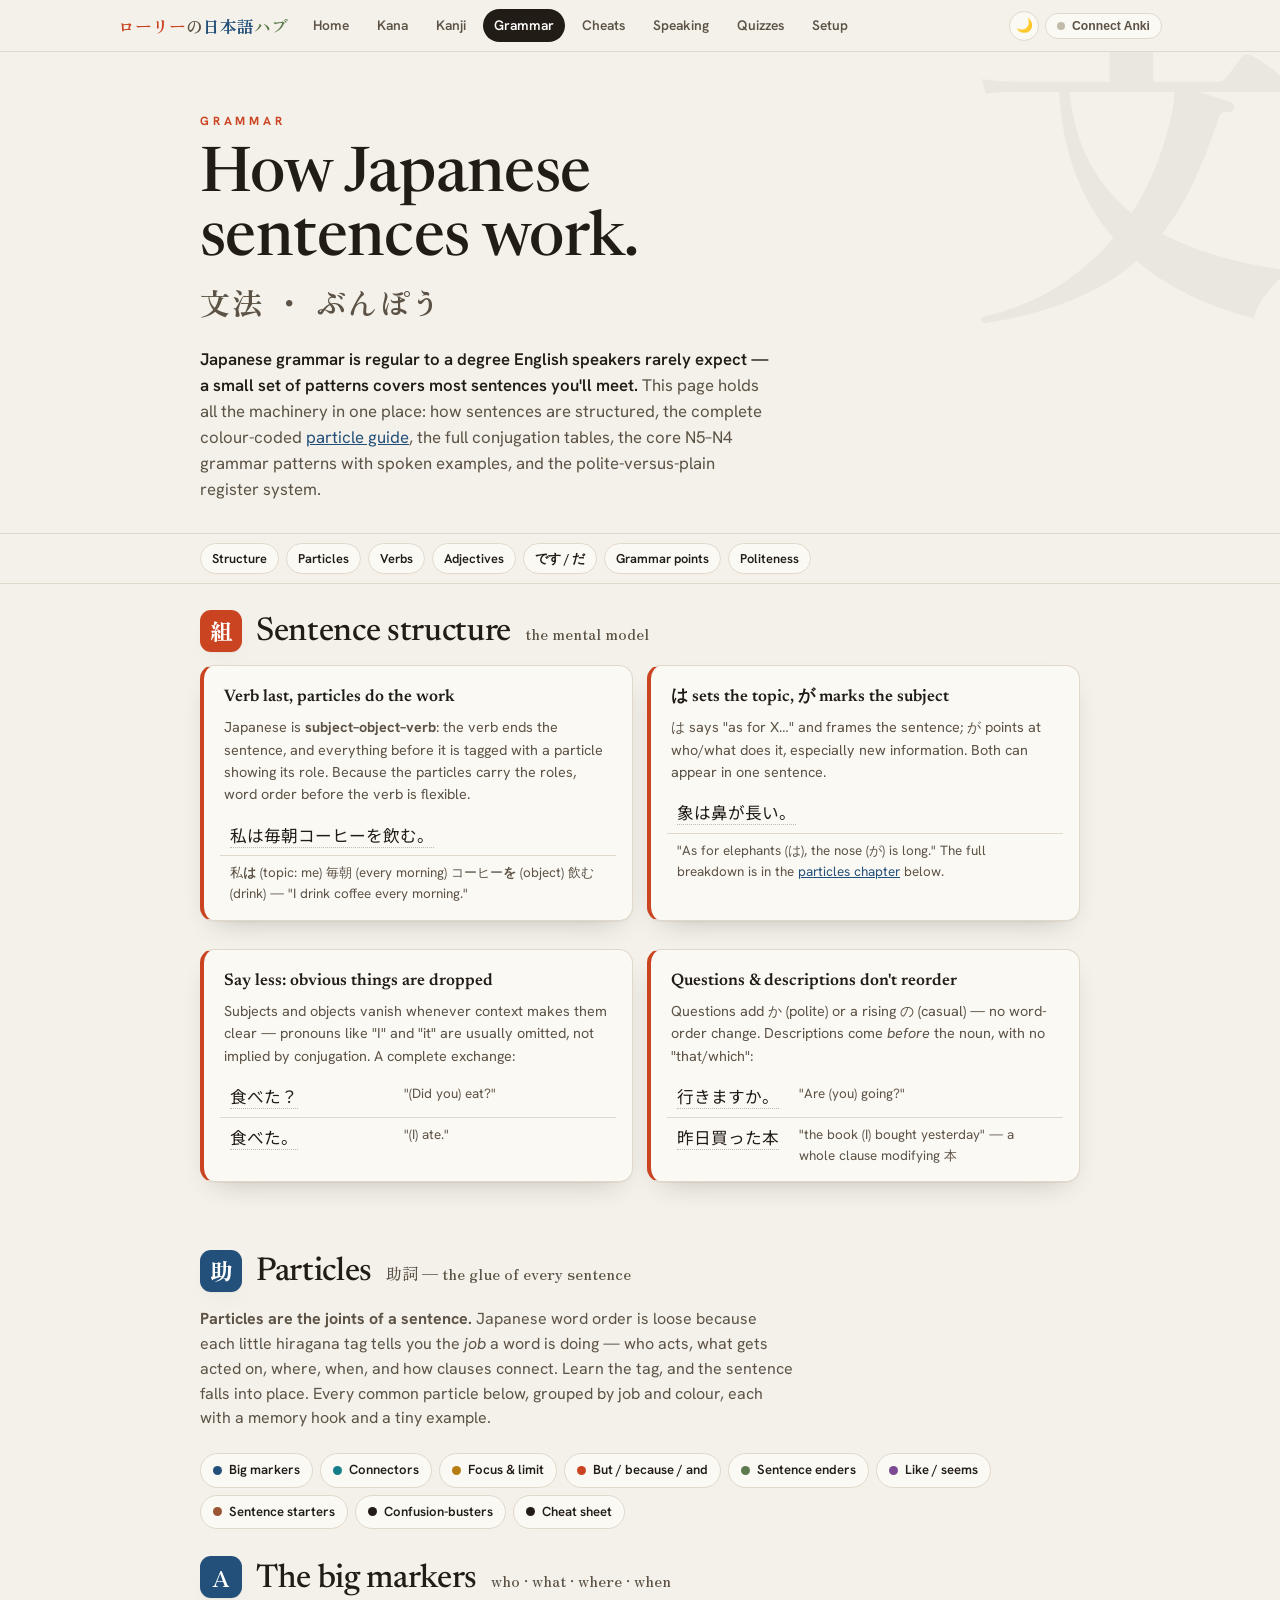
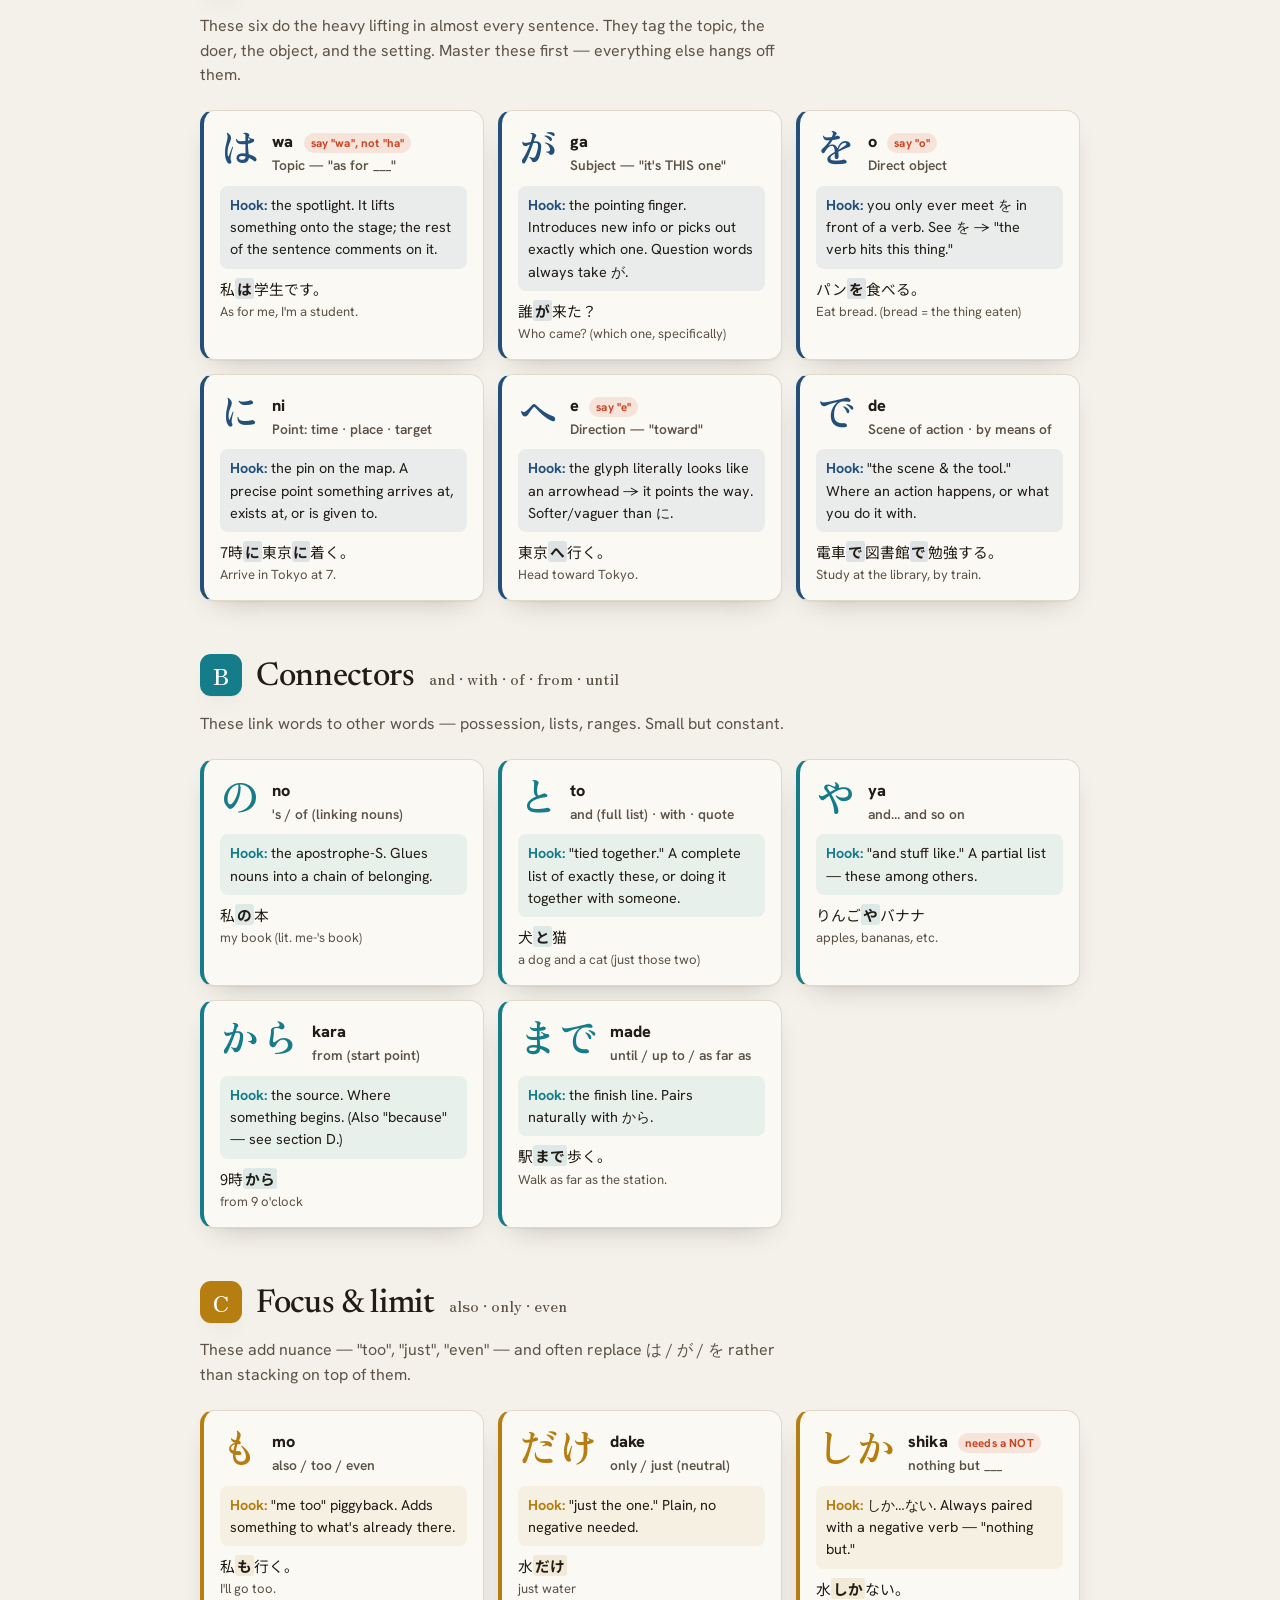
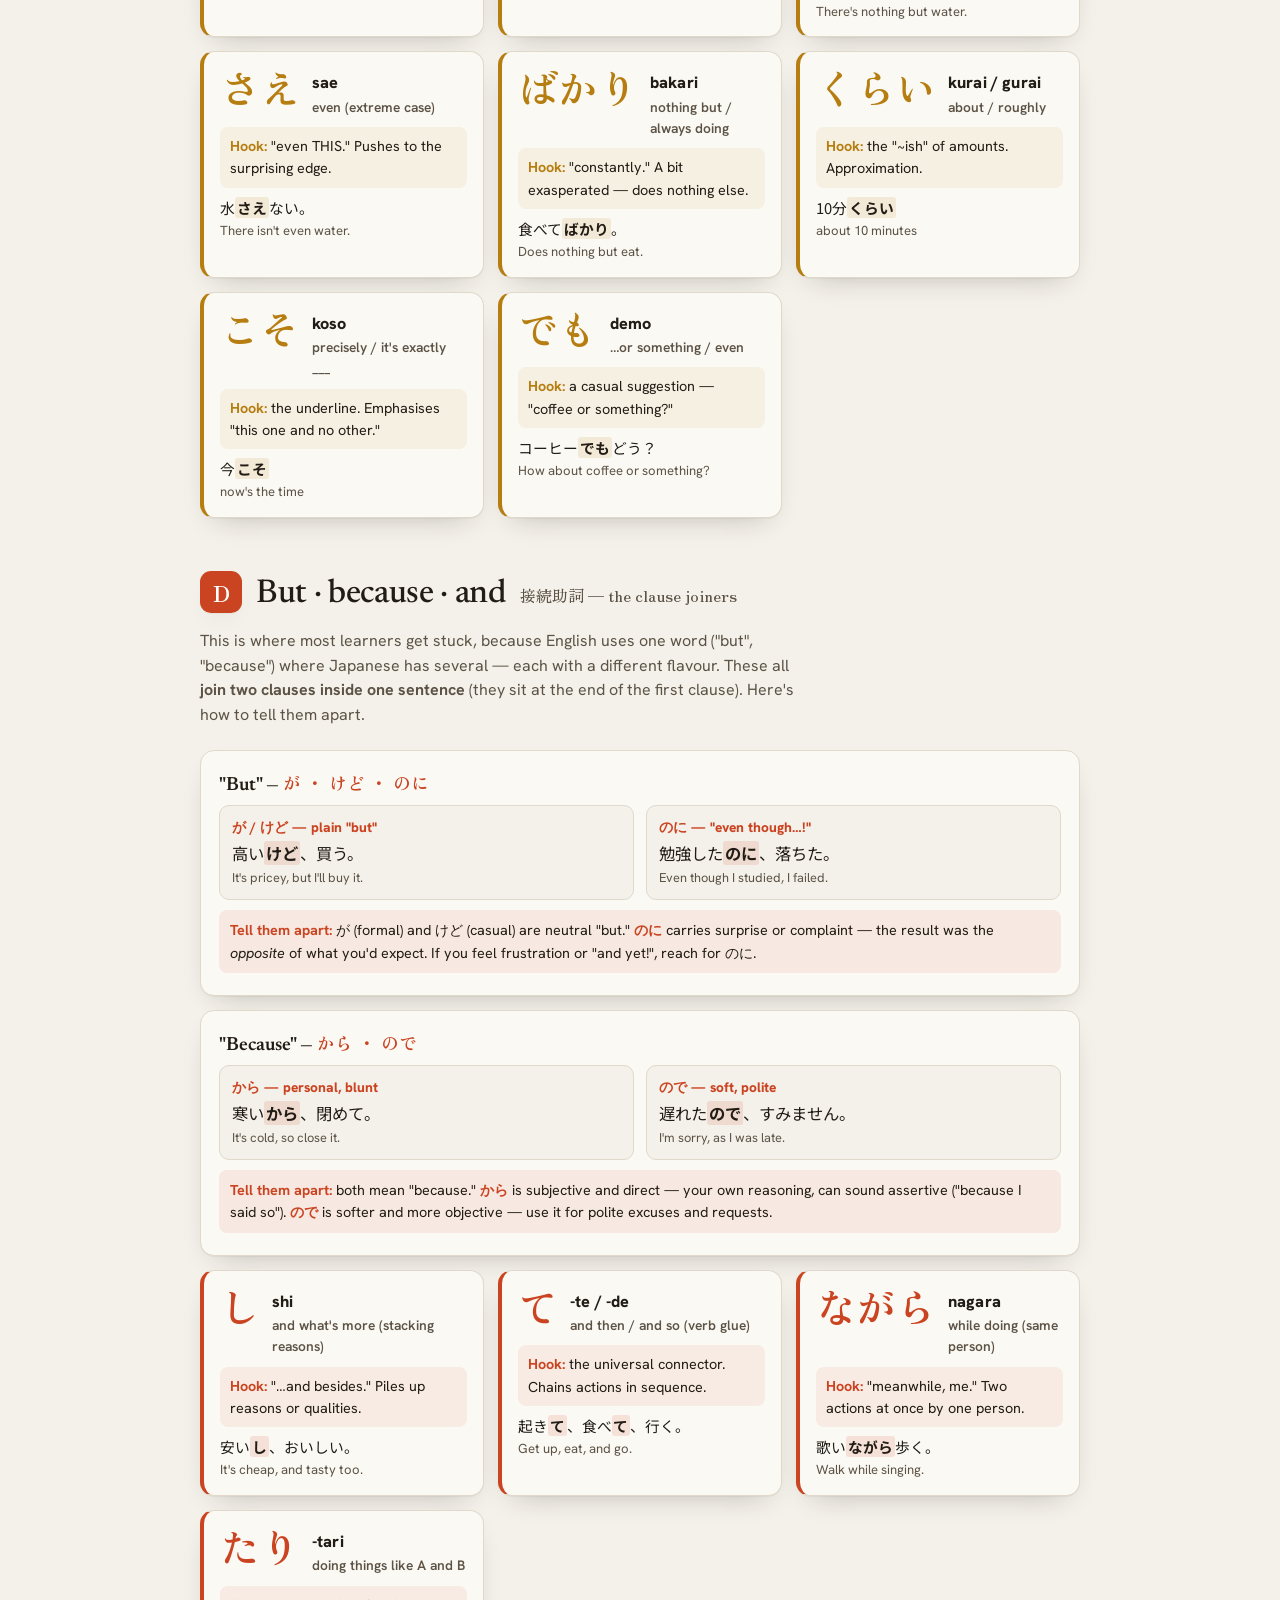
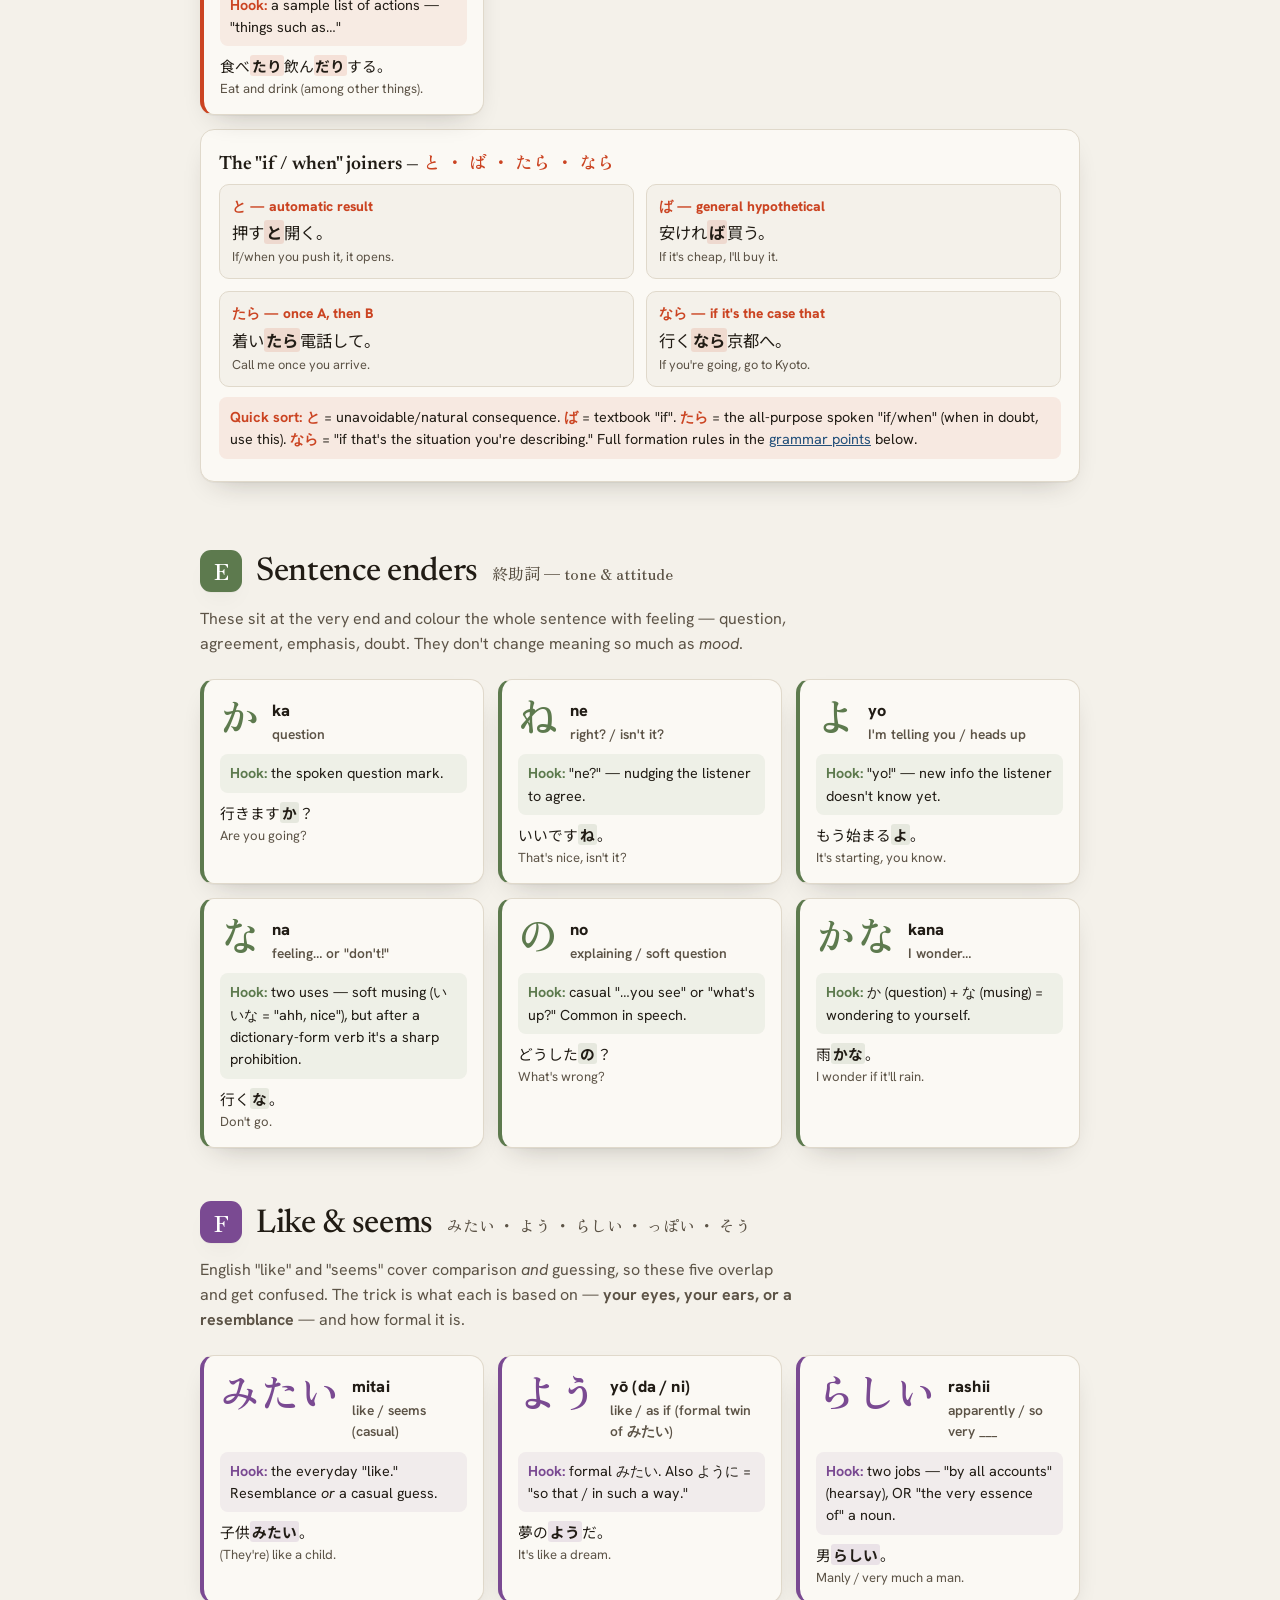
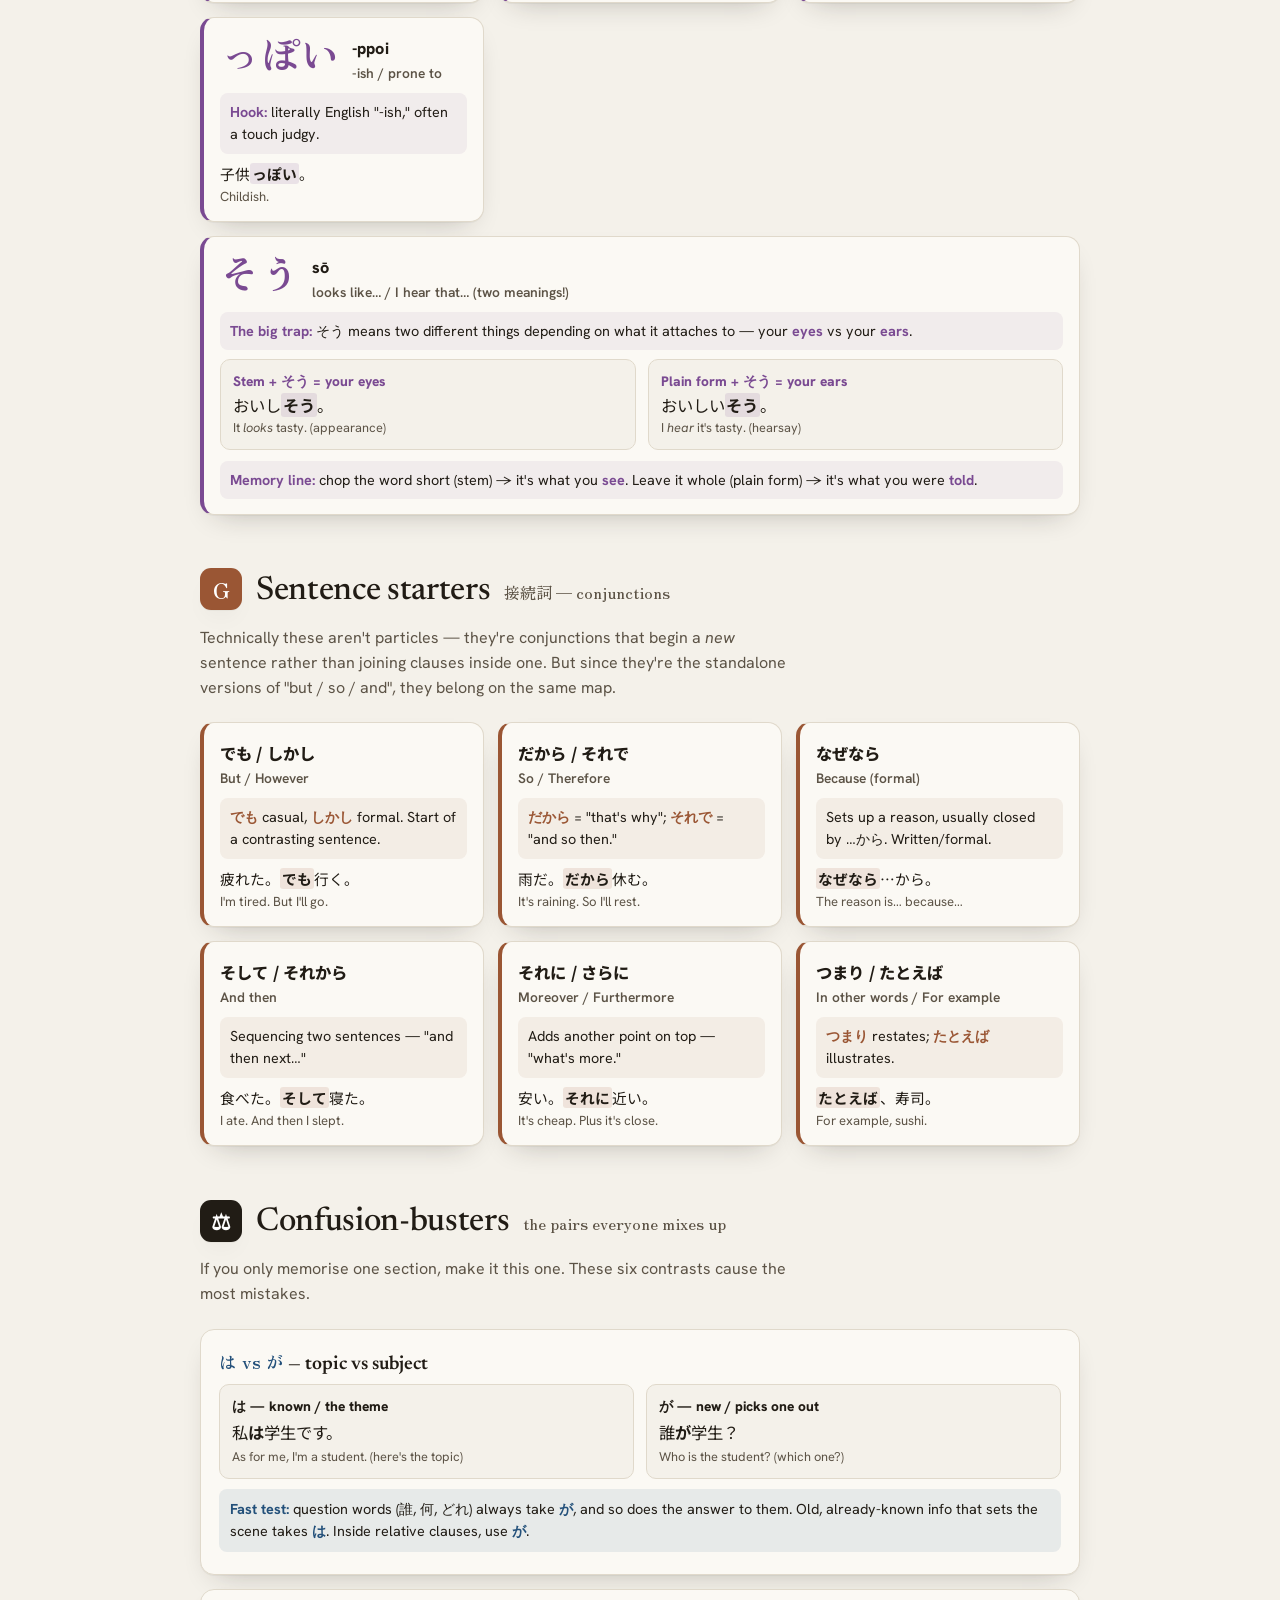
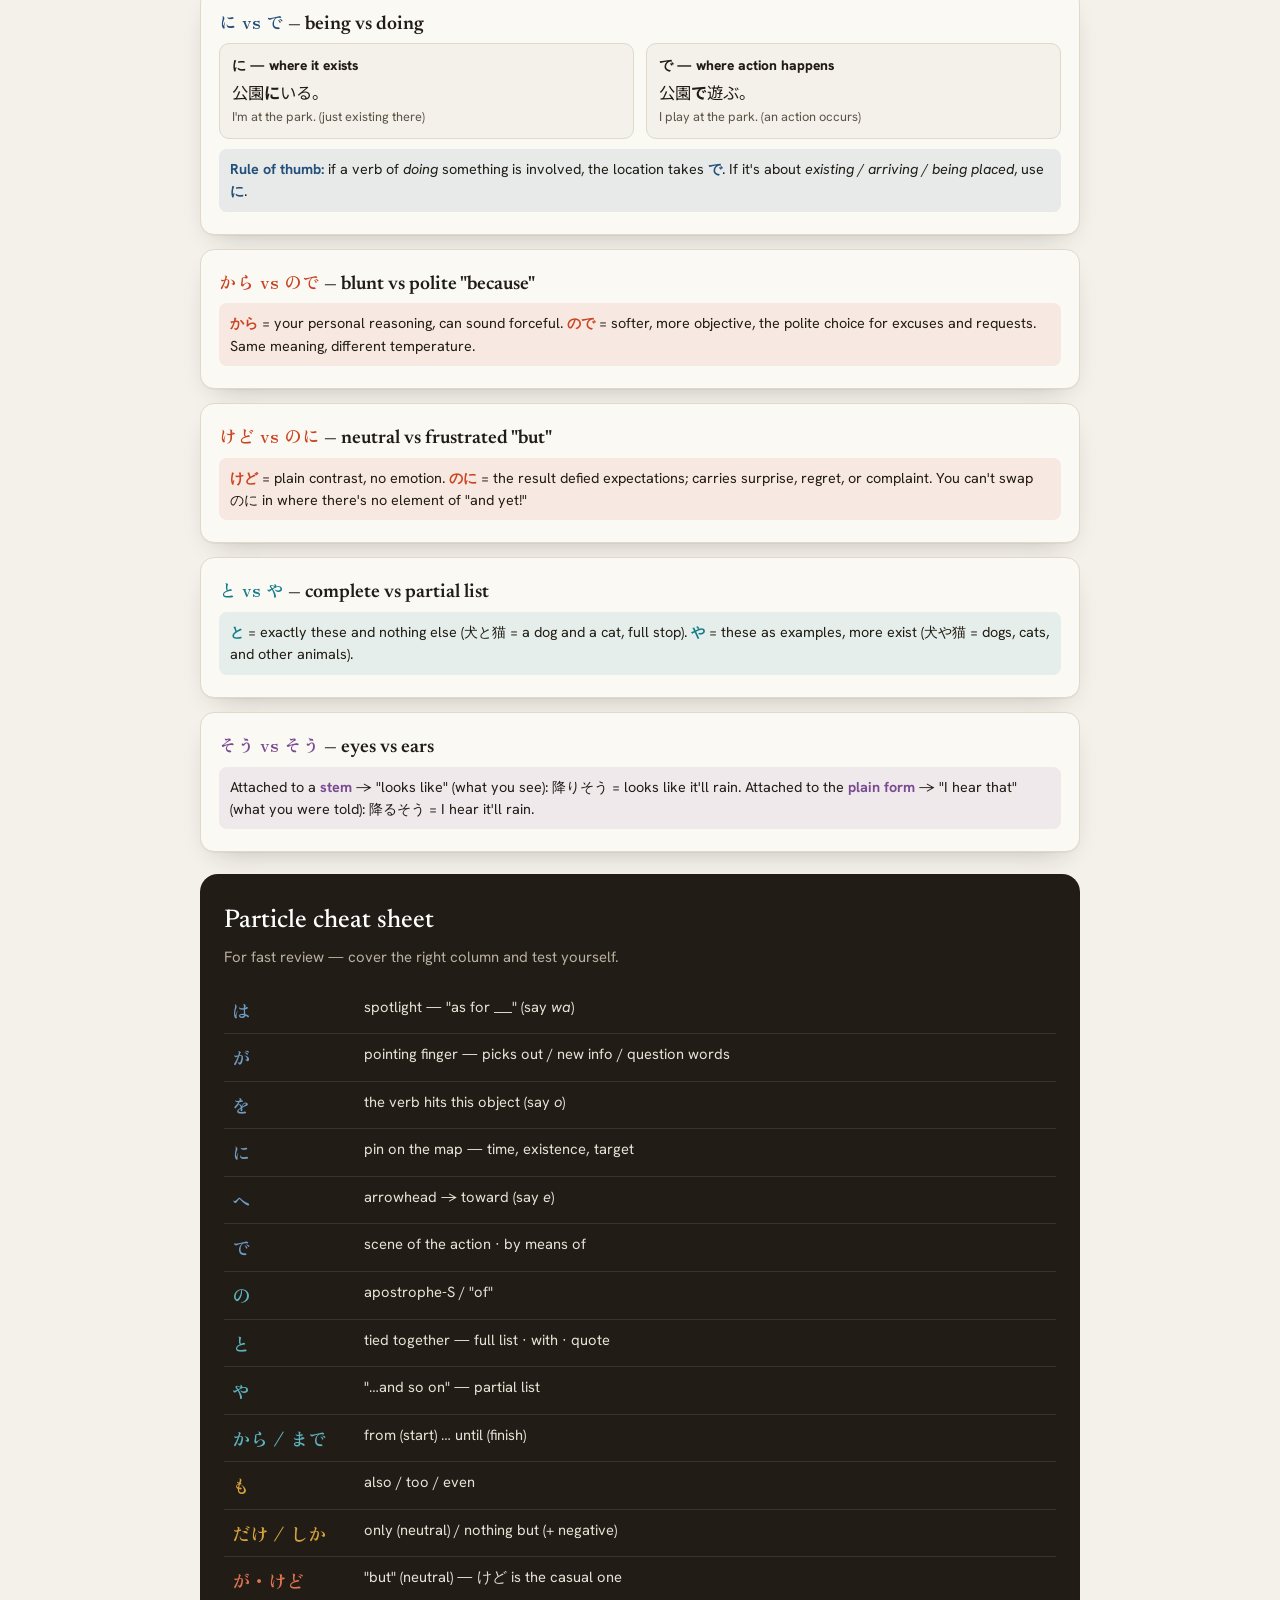
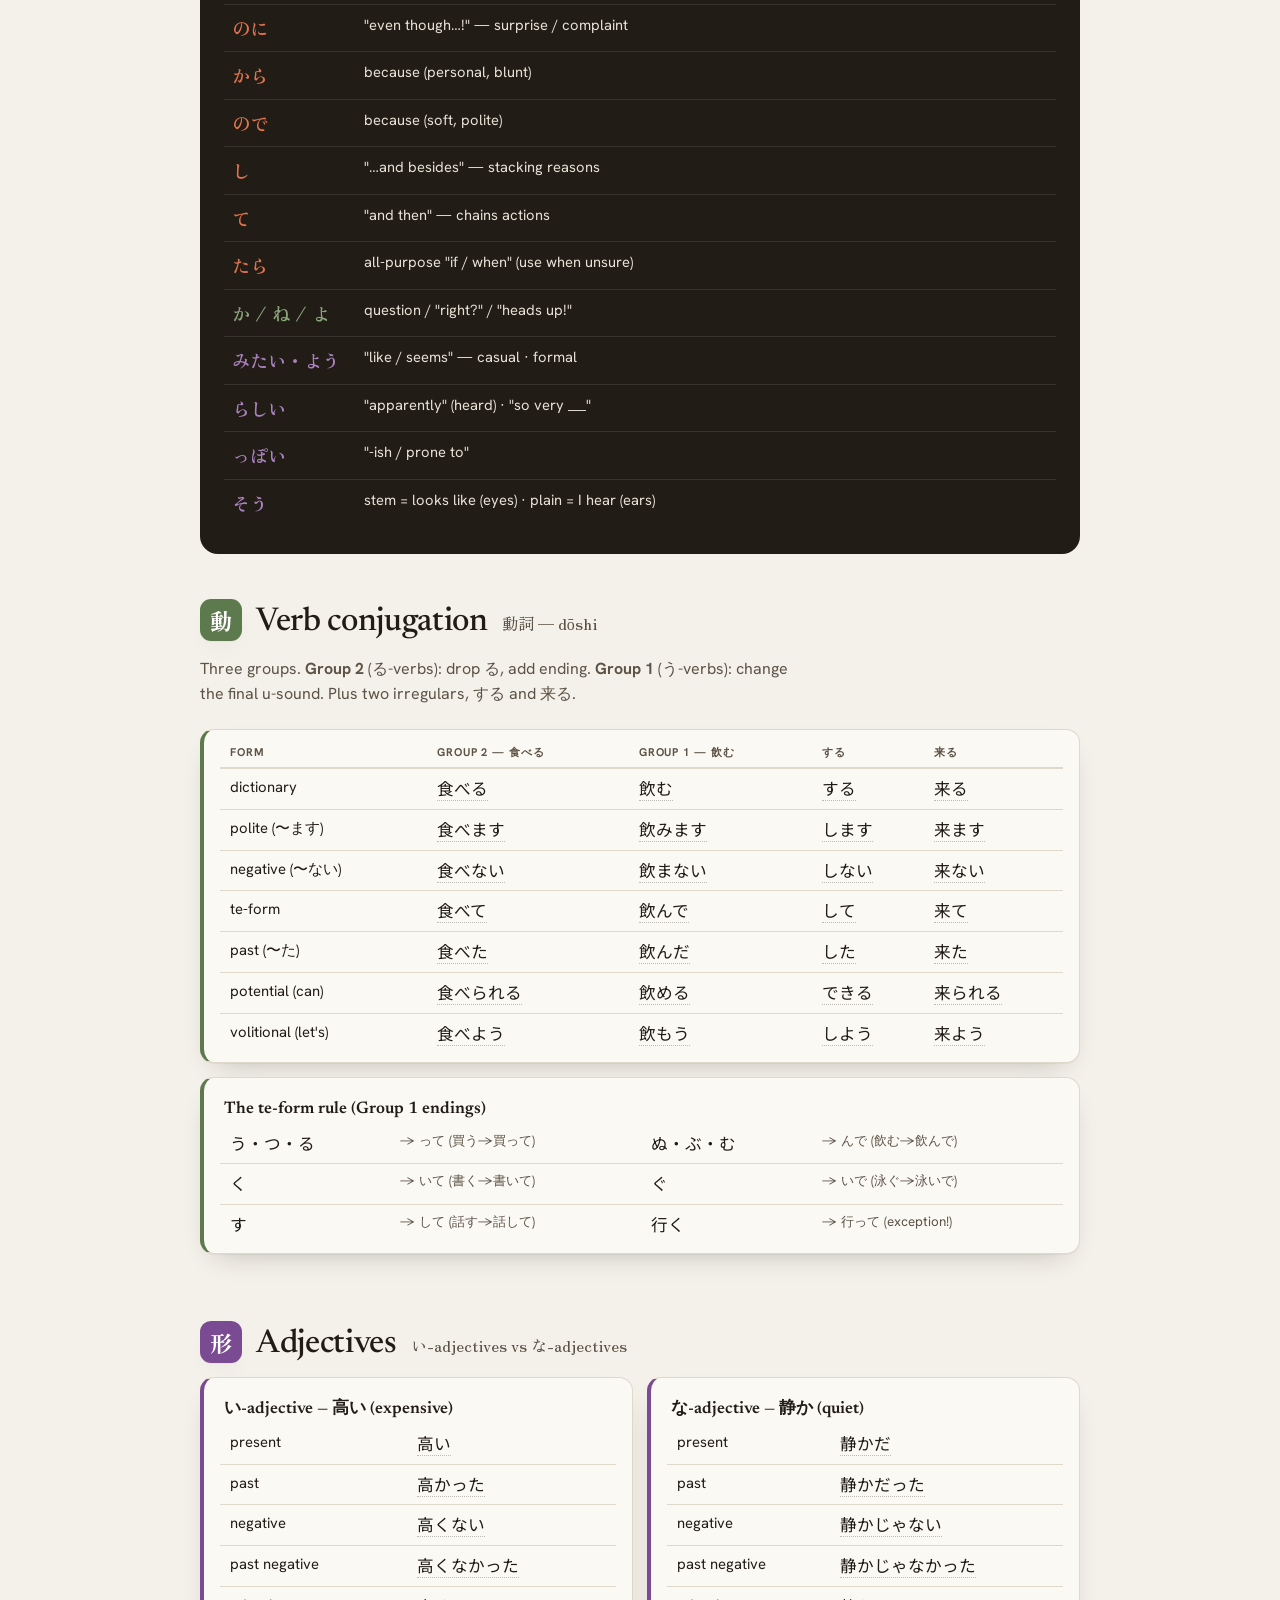
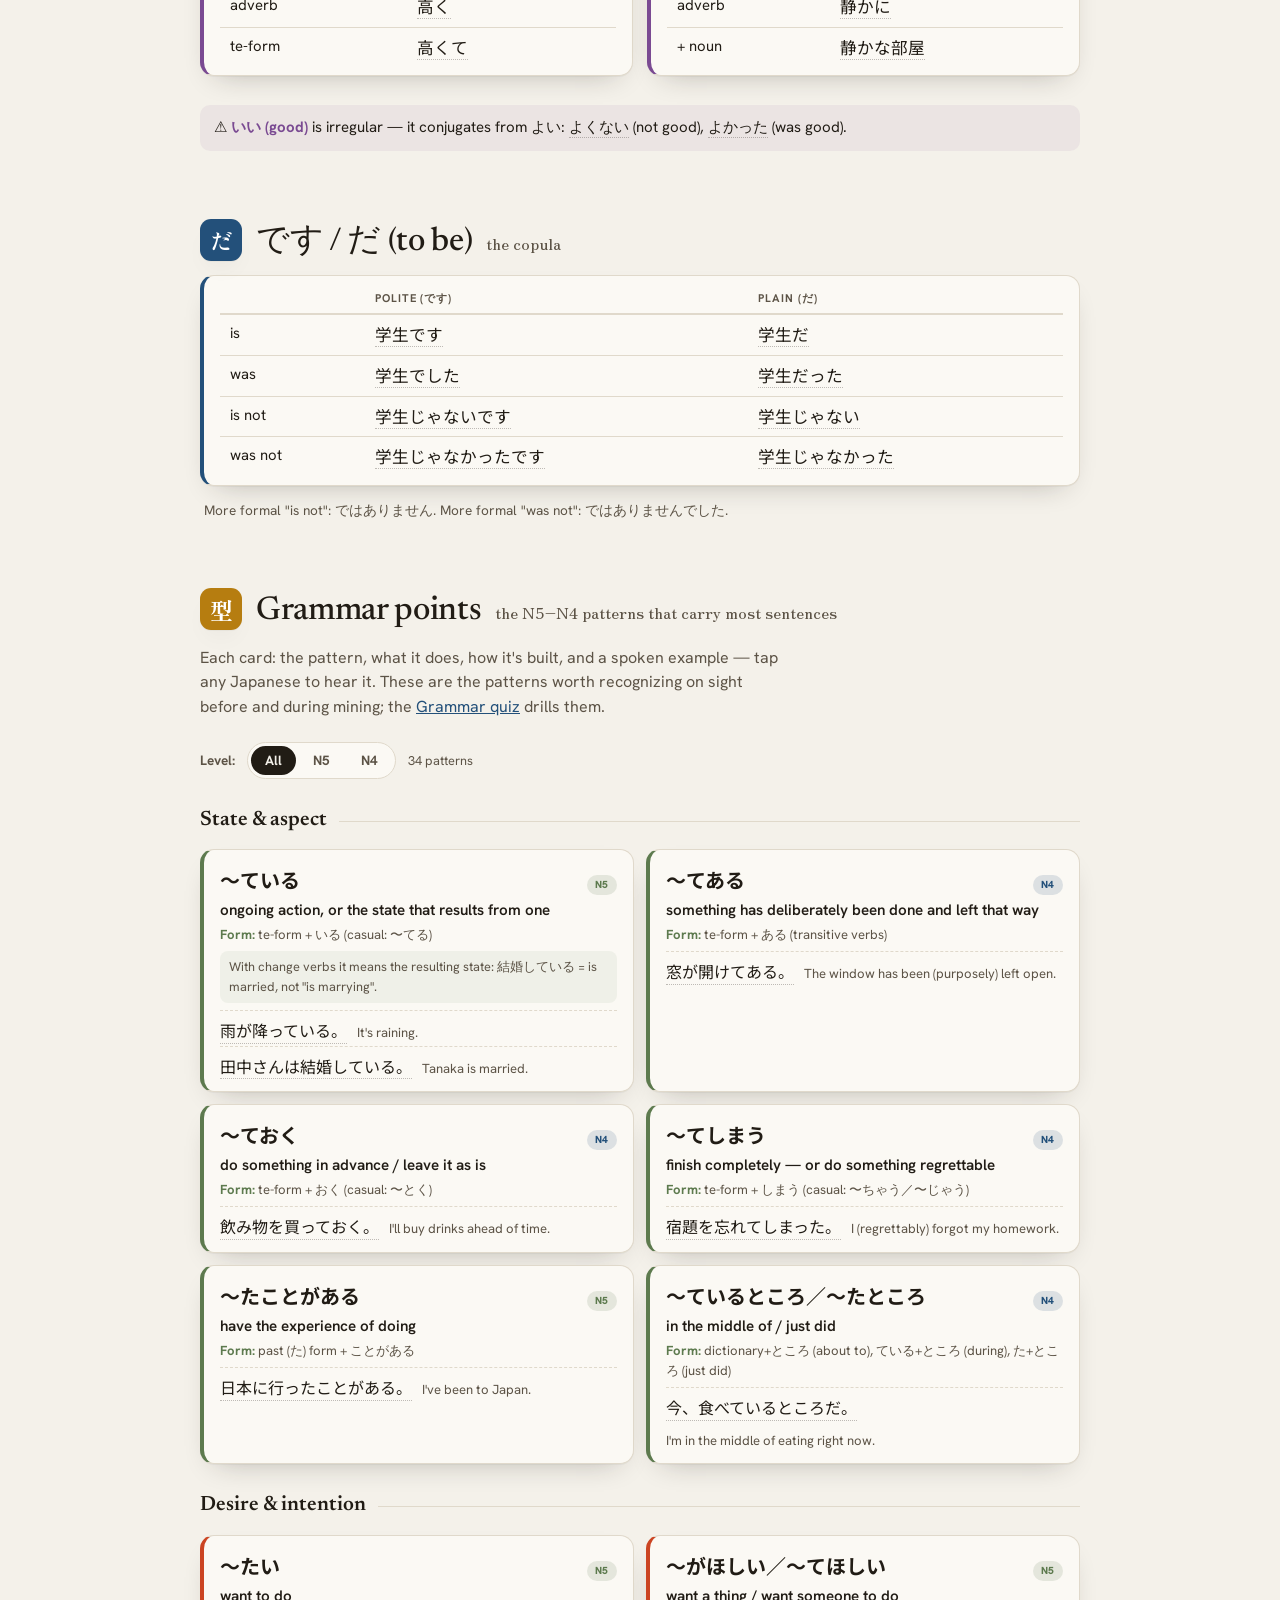
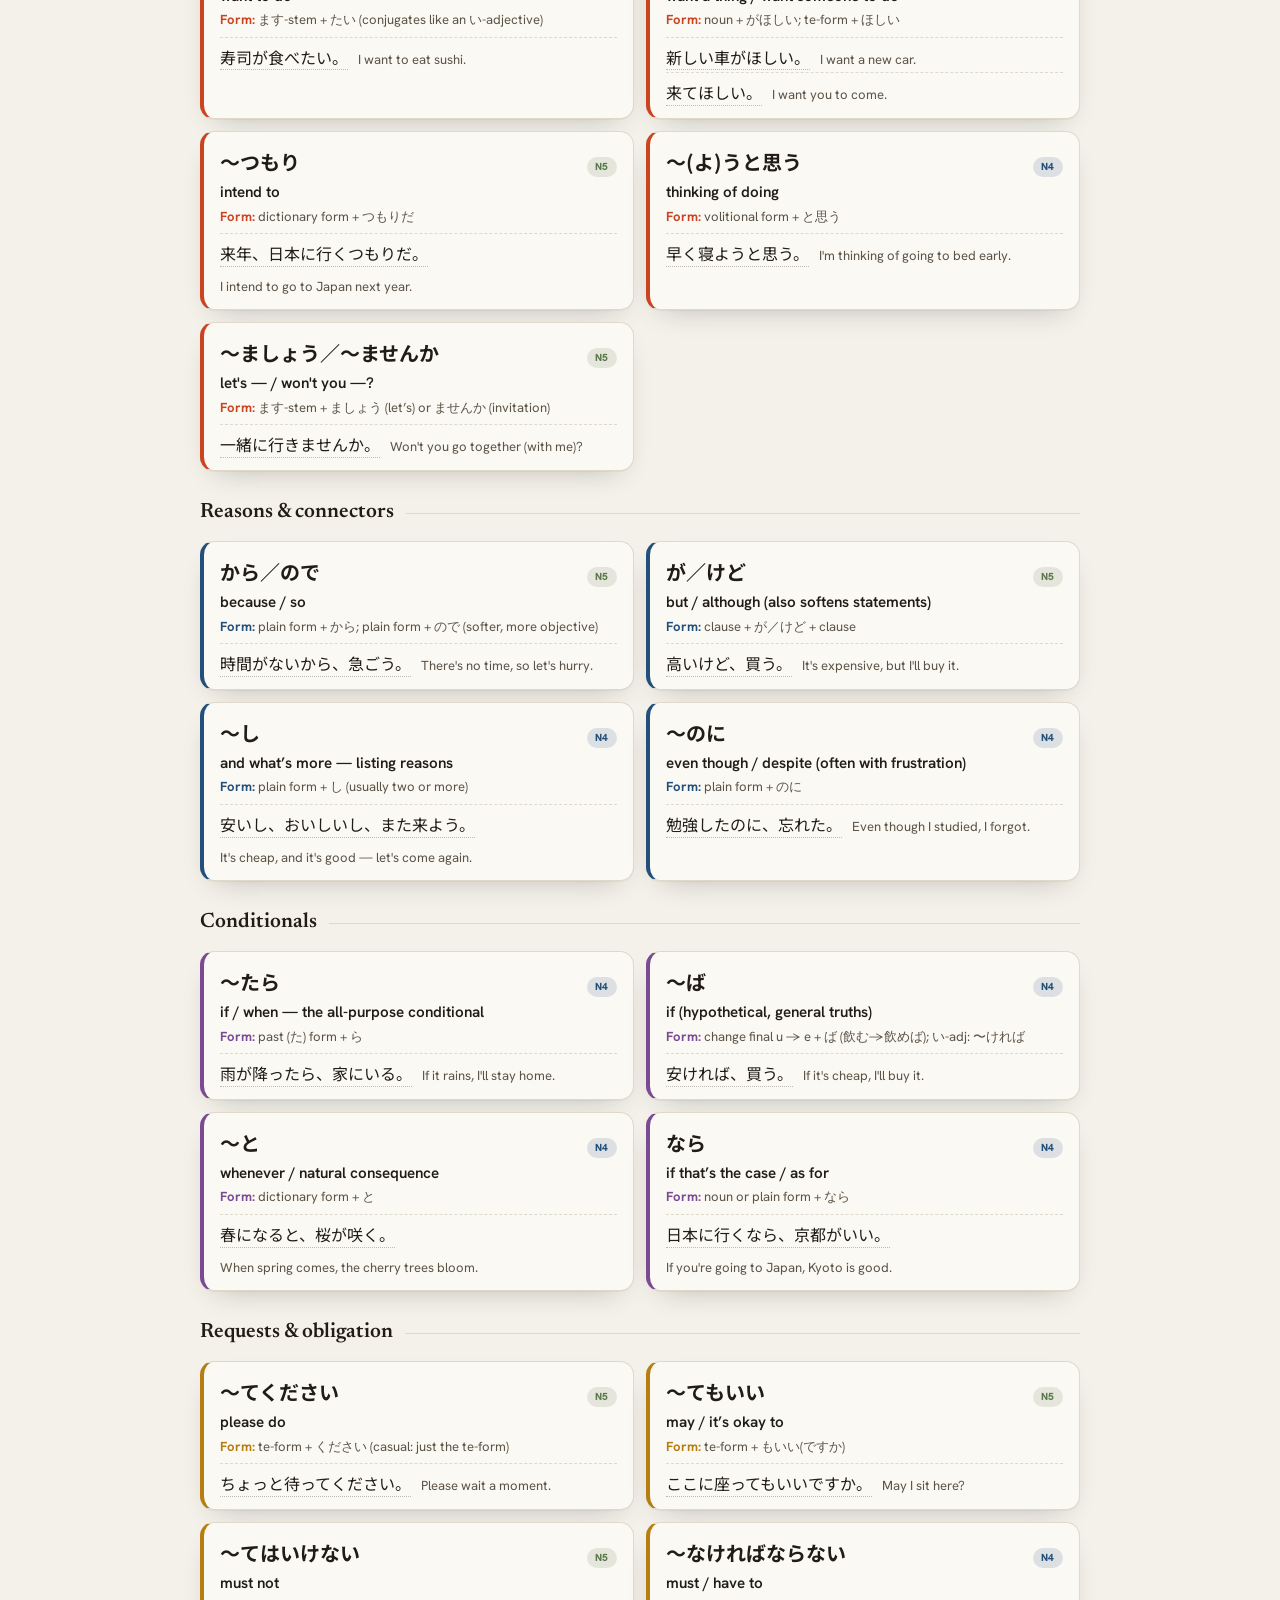
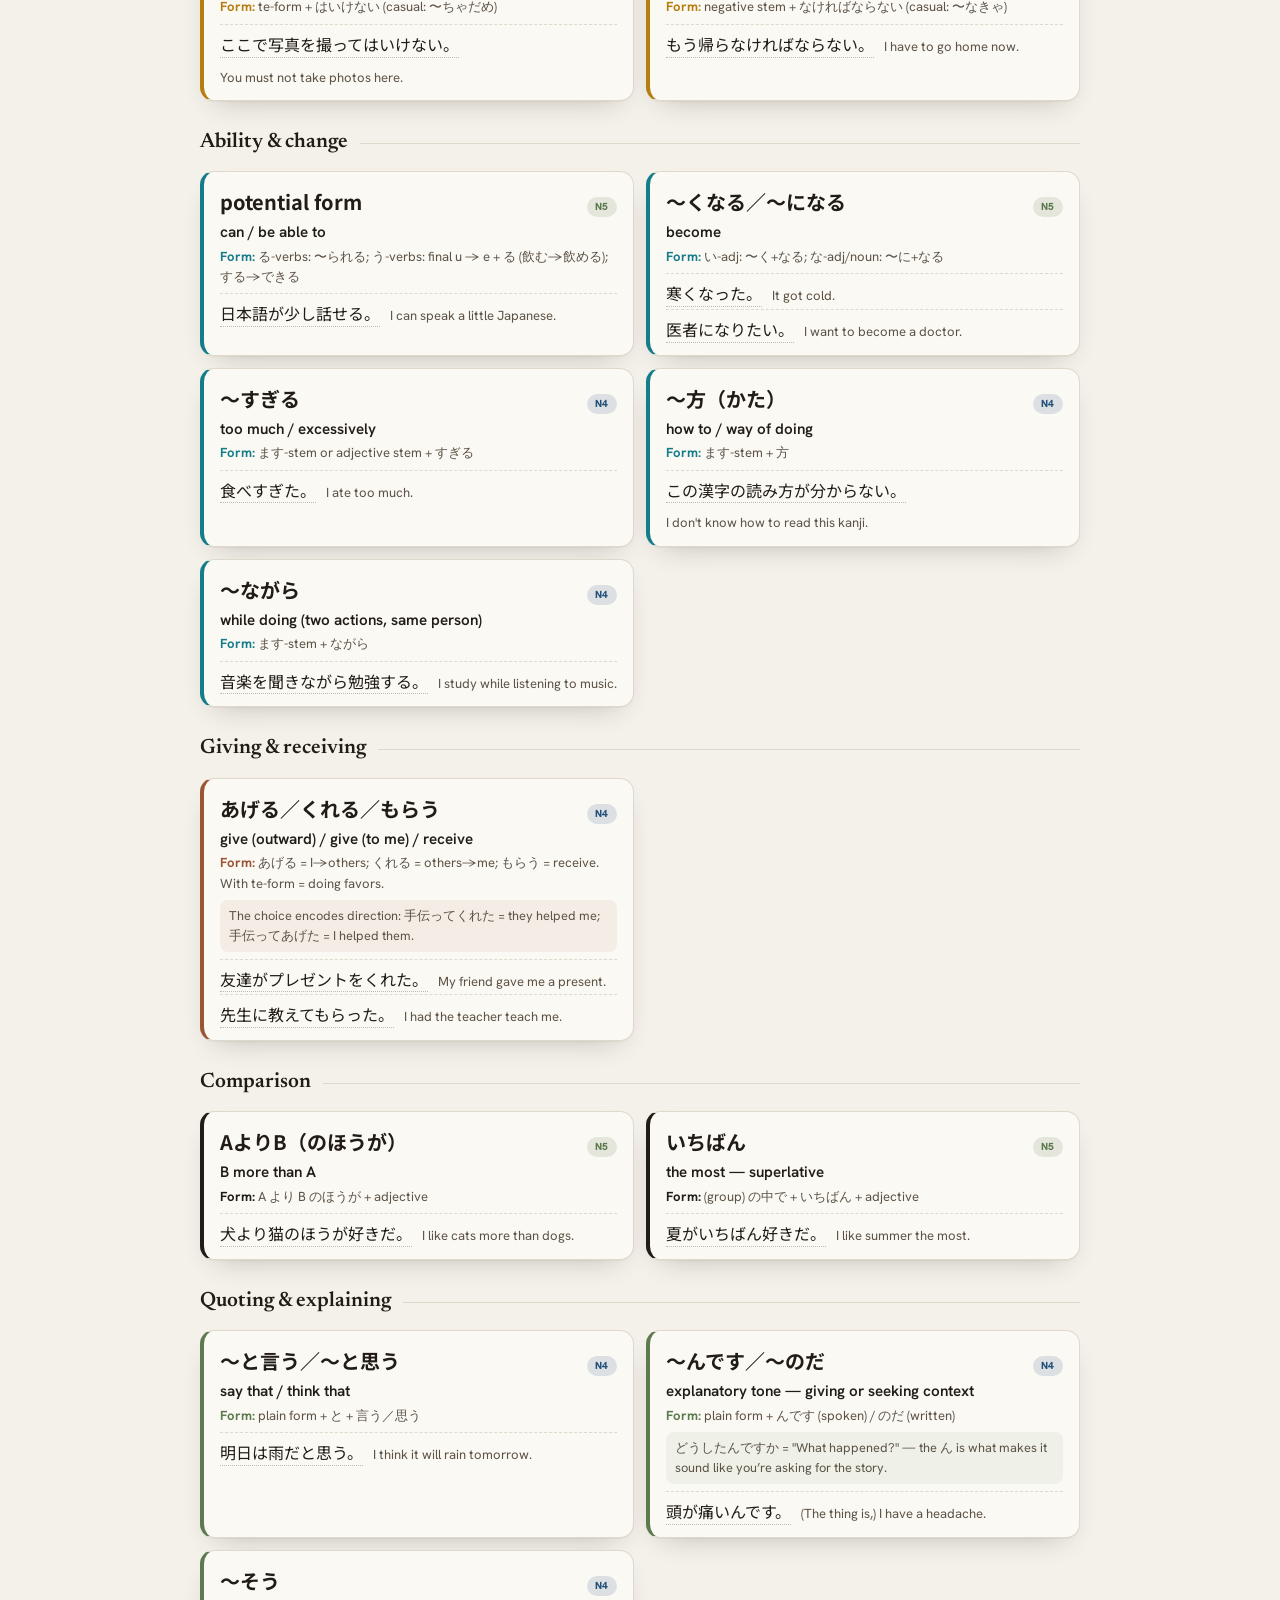
<file: grammar.html>
<!DOCTYPE html>
<html lang="en">
<head>
<meta charset="UTF-8">
<meta name="viewport" content="width=device-width, initial-scale=1.0">
<title>Grammar — 文法 — ローリーの日本語ハブ</title>
<link rel="stylesheet" href="assets/theme.css">
<script src="assets/theme.js"></script>
<style>
  .ctable{width:100%;border-collapse:collapse;font-size:.93rem;margin:2px 0;}
  .ctable th{text-align:left;font-size:.7rem;letter-spacing:.08em;text-transform:uppercase;color:var(--ink-soft);font-weight:700;padding:6px 10px;border-bottom:2px solid var(--line);}
  .ctable td{padding:7px 10px;border-bottom:1px solid var(--line);vertical-align:top;}
  .ctable td.jp,.ctable td .say{font-family:"Noto Sans JP",sans-serif;}
  .ctable td.jp{font-size:1.04rem;white-space:nowrap;}
  .ctable td.rm{color:var(--ink-soft);font-size:.84rem;}
  .ctable tr:last-child td{border-bottom:none;}
  .sheet{background:var(--paper-2);border:1px solid var(--line);border-radius:14px;box-shadow:var(--shadow);border-left:4px solid var(--accent);padding:6px 16px;margin-bottom:14px;overflow-x:auto;}
  .sheet h4{font-family:"Newsreader",serif;font-weight:600;font-size:1.05rem;margin:12px 4px 2px;}
  .two{display:grid;grid-template-columns:1fr 1fr;gap:14px;}
  @media(max-width:640px){.two{grid-template-columns:1fr;}}
  .legend2{position:sticky;top:43px;z-index:40;background:var(--nav-bg);backdrop-filter:saturate(1.4) blur(10px);border-bottom:1px solid var(--line);padding:9px 0;}
  .legend2 .inner{display:flex;gap:7px;overflow-x:auto;scrollbar-width:none;max-width:920px;margin:0 auto;padding:0 20px;}
  .legend2 .inner::-webkit-scrollbar{display:none}
  .legend2 a{flex:0 0 auto;text-decoration:none;color:var(--ink);font-size:.8rem;font-weight:600;padding:5px 11px;border-radius:999px;border:1px solid var(--line);background:var(--paper-2);white-space:nowrap;}
  .say.ank-known{background:color-mix(in srgb,var(--ok) 16%,transparent);border-radius:4px;box-shadow:inset 0 -2px 0 var(--ok);}
  .say.ank-learning{background:color-mix(in srgb,var(--yamabuki) 20%,transparent);border-radius:4px;box-shadow:inset 0 -2px 0 var(--yamabuki);}
  /* grammar point cards */
  .gp{background:var(--paper-2);border:1px solid var(--line);border-radius:14px;padding:14px 16px 12px;box-shadow:var(--shadow);border-left:4px solid var(--accent);}
  .gp-top{display:flex;align-items:baseline;gap:10px;}
  .gp-p{font-family:"Noto Sans JP",sans-serif;font-weight:700;font-size:1.25rem;}
  .lvl{margin-left:auto;font-size:.64rem;font-weight:800;padding:2px 8px;border-radius:999px;letter-spacing:.06em;}
  .lvl.n5{color:var(--take);background:color-mix(in srgb,var(--take) 14%,transparent);}
  .lvl.n4{color:var(--aiiro);background:color-mix(in srgb,var(--aiiro) 14%,transparent);}
  .gp-gloss{font-weight:600;font-size:.95rem;margin:4px 0 2px;}
  .gp-how{font-size:.82rem;color:var(--ink-soft);margin-bottom:6px;}
  .gp-how b{color:var(--accent);}
  .gp-note{font-size:.8rem;color:var(--ink-soft);background:color-mix(in srgb,var(--accent) 7%,transparent);border-radius:8px;padding:6px 9px;margin-bottom:7px;}
  .gp-ex{display:flex;align-items:baseline;gap:10px;flex-wrap:wrap;border-top:1px dashed var(--line);padding-top:7px;margin-top:2px;}
  .gp-ex .jp{font-size:1rem;}
  .gp-ex .en{color:var(--ink-soft);font-size:.82rem;}
  .gp-grid{display:grid;grid-template-columns:repeat(auto-fill,minmax(300px,1fr));gap:12px;}
  .catlabel2{font-family:"Newsreader",serif;font-weight:600;font-size:1.3rem;margin:26px 0 12px;display:flex;align-items:center;gap:12px;}
  .catlabel2::after{content:"";flex:1;height:1px;background:var(--line);}
  /* ---------- particles chapter (ported from the old particles page) ---------- */
  .chiprow{display:flex;gap:7px;flex-wrap:wrap;margin:2px 0 8px;}
  .chip{display:inline-flex;align-items:center;gap:7px;text-decoration:none;color:var(--ink);font-size:.82rem;font-weight:600;padding:6px 12px;border-radius:999px;border:1px solid var(--line);background:var(--paper-2);white-space:nowrap;transition:transform .12s ease;}
  .chip:hover{transform:translateY(-1px);}
  .chip .dot{width:9px;height:9px;border-radius:50%;}
  .pgrid{display:grid;grid-template-columns:repeat(auto-fill,minmax(248px,1fr));gap:14px;}
  .pcard{background:var(--paper-2);border:1px solid var(--line);border-radius:14px;padding:16px 16px 15px;box-shadow:var(--shadow);position:relative;overflow:hidden;border-left:4px solid var(--accent,#999);transition:transform .14s ease,box-shadow .14s ease;}
  .pcard:hover{transform:translateY(-2px);box-shadow:var(--shadow-lg);}
  .pcard .top{display:flex;align-items:flex-start;gap:12px;margin-bottom:9px;}
  .glyph{font-family:"Zen Old Mincho",serif;font-weight:700;font-size:2.5rem;line-height:.95;color:var(--accent);flex:0 0 auto;}
  .meta{flex:1 1 auto;min-width:0;padding-top:2px;}
  .romaji{font-weight:800;font-size:1.02rem;letter-spacing:.01em;}
  .role{font-size:.86rem;color:var(--ink-soft);font-weight:600;margin-top:1px;}
  .hook{font-size:.9rem;margin:0 0 9px;padding:8px 10px;border-radius:8px;background:color-mix(in srgb,var(--accent) 8%,transparent);}
  .hook b{color:var(--accent);}
  .ex{font-size:.92rem;line-height:1.5;color:var(--ink);}
  .ex .en{display:block;color:var(--ink-soft);font-size:.82rem;margin-top:1px;}
  .warn{display:inline-block;font-size:.72rem;font-weight:700;color:var(--shu);background:color-mix(in srgb,var(--shu) 12%,transparent);padding:1px 7px;border-radius:999px;margin-left:6px;vertical-align:middle;}
  .vs{background:var(--paper-2);border:1px solid var(--line);border-radius:14px;padding:18px 18px 8px;margin-bottom:14px;box-shadow:var(--shadow);}
  .vs h3{font-family:"Newsreader",serif;font-weight:600;font-size:1.2rem;margin:0 0 4px;}
  .vs .pair{font-family:"Zen Old Mincho",serif;font-size:1.1rem;font-weight:700;color:var(--accent);}
  .vs p{margin:6px 0 14px;font-size:.96rem;}
  .vs .row{display:grid;grid-template-columns:1fr 1fr;gap:12px;margin-bottom:12px;}
  .vs .col{background:var(--paper);border:1px solid var(--line);border-radius:10px;padding:11px 12px;}
  .vs .col .label{font-weight:800;font-size:.86rem;margin-bottom:3px;}
  .vs .col .jpx{font-size:1.02rem;}
  .vs .col .enx{font-size:.8rem;color:var(--ink-soft);margin-top:2px;}
  .vs .key{font-size:.9rem;background:color-mix(in srgb,var(--accent) 9%,transparent);border-radius:8px;padding:9px 11px;margin:-2px 0 14px;}
  .vs .key b{color:var(--accent);}
  .cheat table{width:100%;border-collapse:collapse;font-size:.92rem;}
  .cheat td{padding:9px 8px;border-bottom:1px solid rgba(255,255,255,.1);vertical-align:top;}
  .cheat td.g{font-family:"Zen Old Mincho",serif;font-weight:700;font-size:1.15rem;white-space:nowrap;width:1%;padding-right:16px;}
  .cheat td.h{color:#e8e2d6;}
  .cheat tr:last-child td{border-bottom:none;}
  @media(max-width:560px){.pgrid{grid-template-columns:1fr;}.vs .row{grid-template-columns:1fr;}}
</style>
</head>
<body>

<nav class="topnav">
  <div class="topnav-inner">
    <a class="brand" href="index.html" style="gap:0"><span style="color:var(--shu)">ローリー</span><span style="color:var(--ink-soft)">の</span><span style="color:var(--aiiro)">日本語</span><span style="color:var(--take)">ハブ</span></a>
    <a class="tab" href="index.html">Home</a>
    <a class="tab" href="kana.html">Kana</a>    <a class="tab" href="kanji.html">Kanji</a>
    <a class="tab active" href="grammar.html">Grammar</a>
    <a class="tab" href="cheatsheets.html">Cheats</a>
    <a class="tab" href="speaking.html">Speaking</a>
    <a class="tab" href="quizzes.html">Quizzes</a>
    <a class="tab" href="setup.html">Setup</a>
    <span class="spacer"></span>
    <span id="migContainer"></span>
  </div>
</nav>

<header class="hero">
  <div class="kana-ghost" aria-hidden="true">文</div>
  <div class="wrap">
    <p class="eyebrow">Grammar</p>
    <h1>How Japanese<br>sentences work.</h1>
    <p class="jp-title">文法 ・ ぶんぽう</p>
    <p class="lede"><strong>Japanese grammar is regular to a degree English speakers rarely expect — a small set of patterns covers most sentences you'll meet.</strong> This page holds all the machinery in one place: how sentences are structured, the complete colour-coded <a href="#particles">particle guide</a>, the full conjugation tables, the core N5–N4 grammar patterns with spoken examples, and the polite-versus-plain register system.</p>
  </div>
</header>

<nav class="legend2">
  <div class="inner">
    <a href="#structure">Structure</a>
    <a href="#particles">Particles</a>
    <a href="#verbs">Verbs</a>
    <a href="#adjectives">Adjectives</a>
    <a href="#copula">です / だ</a>
    <a href="#points">Grammar points</a>
    <a href="#register">Politeness</a>
  </div>
</nav>

<main class="wrap">

  <p class="note" id="deckNote" style="--accent:var(--take);display:none;margin-top:18px"></p>

  <!-- STRUCTURE -->
  <section class="group reveal" id="structure" style="--accent:var(--shu);scroll-margin-top:96px;padding-top:24px">
    <div class="ghead"><span class="tag" style="background:var(--shu)">組</span><h2>Sentence structure</h2><span class="jp-sub">the mental model</span></div>
    <div class="two">
      <div class="sheet" style="--accent:var(--shu)">
        <h4>Verb last, particles do the work</h4>
        <p style="font-size:.9rem;color:var(--ink-soft);margin:6px 4px 10px">Japanese is <b>subject–object–verb</b>: the verb ends the sentence, and everything before it is tagged with a particle showing its role. Because the particles carry the roles, word order before the verb is flexible.</p>
        <table class="ctable">
          <tr><td class="jp"><span class="say" data-jp="わたしはまいあさコーヒーをのむ">私は毎朝コーヒーを飲む。</span></td></tr>
          <tr><td class="rm">私<b>は</b> (topic: me) 毎朝 (every morning) コーヒー<b>を</b> (object) 飲む (drink) — "I drink coffee every morning."</td></tr>
        </table>
      </div>
      <div class="sheet" style="--accent:var(--shu)">
        <h4>は sets the topic, が marks the subject</h4>
        <p style="font-size:.9rem;color:var(--ink-soft);margin:6px 4px 10px">は says "as for X…" and frames the sentence; が points at who/what does it, especially new information. Both can appear in one sentence.</p>
        <table class="ctable">
          <tr><td class="jp"><span class="say" data-jp="ぞうははながながい">象は鼻が長い。</span></td></tr>
          <tr><td class="rm">"As for elephants (は), the nose (が) is long." The full breakdown is in the <a href="#particles">particles chapter</a> below.</td></tr>
        </table>
      </div>
      <div class="sheet" style="--accent:var(--shu)">
        <h4>Say less: obvious things are dropped</h4>
        <p style="font-size:.9rem;color:var(--ink-soft);margin:6px 4px 10px">Subjects and objects vanish whenever context makes them clear — pronouns like "I" and "it" are usually omitted, not implied by conjugation. A complete exchange:</p>
        <table class="ctable">
          <tr><td class="jp"><span class="say" data-jp="たべた？">食べた？</span></td><td class="rm">"(Did you) eat?"</td></tr>
          <tr><td class="jp"><span class="say" data-jp="たべた">食べた。</span></td><td class="rm">"(I) ate."</td></tr>
        </table>
      </div>
      <div class="sheet" style="--accent:var(--shu)">
        <h4>Questions & descriptions don't reorder</h4>
        <p style="font-size:.9rem;color:var(--ink-soft);margin:6px 4px 10px">Questions add か (polite) or a rising の (casual) — no word-order change. Descriptions come <em>before</em> the noun, with no "that/which":</p>
        <table class="ctable">
          <tr><td class="jp"><span class="say" data-jp="いきますか">行きますか。</span></td><td class="rm">"Are (you) going?"</td></tr>
          <tr><td class="jp"><span class="say" data-jp="きのうかったほん">昨日買った本</span></td><td class="rm">"the book (I) bought yesterday" — a whole clause modifying 本</td></tr>
        </table>
      </div>
    </div>
  </section>

  <!-- ================= PARTICLES CHAPTER ================= -->
  <section class="group reveal" id="particles" style="--accent:var(--aiiro);scroll-margin-top:96px">
    <div class="ghead"><span class="tag" style="background:var(--aiiro)">助</span><h2>Particles</h2><span class="jp-sub">助詞 — the glue of every sentence</span></div>
    <p class="gintro"><strong>Particles are the joints of a sentence.</strong> Japanese word order is loose because each little hiragana tag tells you the <em>job</em> a word is doing — who acts, what gets acted on, where, when, and how clauses connect. Learn the tag, and the sentence falls into place. Every common particle below, grouped by job and colour, each with a memory hook and a tiny example.</p>
    <div class="chiprow">
      <a class="chip" href="#a"><span class="dot" style="background:var(--aiiro)"></span>Big markers</a>
      <a class="chip" href="#b"><span class="dot" style="background:var(--asagi)"></span>Connectors</a>
      <a class="chip" href="#c"><span class="dot" style="background:var(--yamabuki)"></span>Focus &amp; limit</a>
      <a class="chip" href="#d"><span class="dot" style="background:var(--shu)"></span>But / because / and</a>
      <a class="chip" href="#e"><span class="dot" style="background:var(--take)"></span>Sentence enders</a>
      <a class="chip" href="#f"><span class="dot" style="background:var(--murasaki)"></span>Like / seems</a>
      <a class="chip" href="#g"><span class="dot" style="background:var(--renga)"></span>Sentence starters</a>
      <a class="chip" href="#busters"><span class="dot" style="background:var(--ink)"></span>Confusion-busters</a>
      <a class="chip" href="#cheat"><span class="dot" style="background:var(--ink)"></span>Cheat sheet</a>
    </div>
  </section>

  <section class="group reveal" id="a" style="--accent:var(--aiiro);scroll-margin-top:96px;padding-top:10px">
    <div class="ghead"><span class="tag" style="background:var(--aiiro)">A</span><h2>The big markers</h2><span class="jp-sub">who · what · where · when</span></div>
    <p class="gintro">These six do the heavy lifting in almost every sentence. They tag the topic, the doer, the object, and the setting. Master these first — everything else hangs off them.</p>
    <div class="pgrid">
      <div class="pcard"><div class="top"><div class="glyph">は</div><div class="meta"><div class="romaji">wa <span class="warn">say "wa", not "ha"</span></div><div class="role">Topic — "as for ___"</div></div></div>
        <p class="hook"><b>Hook:</b> the spotlight. It lifts something onto the stage; the rest of the sentence comments on it.</p>
        <div class="ex"><span class="jp">私<b class="p" style="background:#23507a22">は</b>学生です。</span><span class="en">As for me, I'm a student.</span></div></div>
      <div class="pcard"><div class="top"><div class="glyph">が</div><div class="meta"><div class="romaji">ga</div><div class="role">Subject — "it's THIS one"</div></div></div>
        <p class="hook"><b>Hook:</b> the pointing finger. Introduces new info or picks out exactly which one. Question words always take が.</p>
        <div class="ex"><span class="jp">誰<b class="p" style="background:#23507a22">が</b>来た？</span><span class="en">Who came? (which one, specifically)</span></div></div>
      <div class="pcard"><div class="top"><div class="glyph">を</div><div class="meta"><div class="romaji">o <span class="warn">say "o"</span></div><div class="role">Direct object</div></div></div>
        <p class="hook"><b>Hook:</b> you only ever meet を in front of a verb. See を → "the verb hits this thing."</p>
        <div class="ex"><span class="jp">パン<b class="p" style="background:#23507a22">を</b>食べる。</span><span class="en">Eat bread. (bread = the thing eaten)</span></div></div>
      <div class="pcard"><div class="top"><div class="glyph">に</div><div class="meta"><div class="romaji">ni</div><div class="role">Point: time · place · target</div></div></div>
        <p class="hook"><b>Hook:</b> the pin on the map. A precise point something arrives at, exists at, or is given to.</p>
        <div class="ex"><span class="jp">7時<b class="p" style="background:#23507a22">に</b>東京<b class="p" style="background:#23507a22">に</b>着く。</span><span class="en">Arrive in Tokyo at 7.</span></div></div>
      <div class="pcard"><div class="top"><div class="glyph">へ</div><div class="meta"><div class="romaji">e <span class="warn">say "e"</span></div><div class="role">Direction — "toward"</div></div></div>
        <p class="hook"><b>Hook:</b> the glyph literally looks like an arrowhead → it points the way. Softer/vaguer than に.</p>
        <div class="ex"><span class="jp">東京<b class="p" style="background:#23507a22">へ</b>行く。</span><span class="en">Head toward Tokyo.</span></div></div>
      <div class="pcard"><div class="top"><div class="glyph">で</div><div class="meta"><div class="romaji">de</div><div class="role">Scene of action · by means of</div></div></div>
        <p class="hook"><b>Hook:</b> "the scene &amp; the tool." Where an action happens, or what you do it with.</p>
        <div class="ex"><span class="jp">電車<b class="p" style="background:#23507a22">で</b>図書館<b class="p" style="background:#23507a22">で</b>勉強する。</span><span class="en">Study at the library, by train.</span></div></div>
    </div>
  </section>

  <section class="group reveal" id="b" style="--accent:var(--asagi);scroll-margin-top:96px">
    <div class="ghead"><span class="tag" style="background:var(--asagi)">B</span><h2>Connectors</h2><span class="jp-sub">and · with · of · from · until</span></div>
    <p class="gintro">These link words to other words — possession, lists, ranges. Small but constant.</p>
    <div class="pgrid">
      <div class="pcard"><div class="top"><div class="glyph">の</div><div class="meta"><div class="romaji">no</div><div class="role">'s / of (linking nouns)</div></div></div>
        <p class="hook"><b>Hook:</b> the apostrophe-S. Glues nouns into a chain of belonging.</p>
        <div class="ex"><span class="jp">私<b class="p" style="background:#157d8a22">の</b>本</span><span class="en">my book (lit. me-'s book)</span></div></div>
      <div class="pcard"><div class="top"><div class="glyph">と</div><div class="meta"><div class="romaji">to</div><div class="role">and (full list) · with · quote</div></div></div>
        <p class="hook"><b>Hook:</b> "tied together." A complete list of exactly these, or doing it together with someone.</p>
        <div class="ex"><span class="jp">犬<b class="p" style="background:#157d8a22">と</b>猫</span><span class="en">a dog and a cat (just those two)</span></div></div>
      <div class="pcard"><div class="top"><div class="glyph">や</div><div class="meta"><div class="romaji">ya</div><div class="role">and… and so on</div></div></div>
        <p class="hook"><b>Hook:</b> "and stuff like." A partial list — these among others.</p>
        <div class="ex"><span class="jp">りんご<b class="p" style="background:#157d8a22">や</b>バナナ</span><span class="en">apples, bananas, etc.</span></div></div>
      <div class="pcard"><div class="top"><div class="glyph">から</div><div class="meta"><div class="romaji">kara</div><div class="role">from (start point)</div></div></div>
        <p class="hook"><b>Hook:</b> the source. Where something begins. (Also "because" — see section D.)</p>
        <div class="ex"><span class="jp">9時<b class="p" style="background:#157d8a22">から</b></span><span class="en">from 9 o'clock</span></div></div>
      <div class="pcard"><div class="top"><div class="glyph">まで</div><div class="meta"><div class="romaji">made</div><div class="role">until / up to / as far as</div></div></div>
        <p class="hook"><b>Hook:</b> the finish line. Pairs naturally with から.</p>
        <div class="ex"><span class="jp">駅<b class="p" style="background:#157d8a22">まで</b>歩く。</span><span class="en">Walk as far as the station.</span></div></div>
    </div>
  </section>

  <section class="group reveal" id="c" style="--accent:var(--yamabuki);scroll-margin-top:96px">
    <div class="ghead"><span class="tag" style="background:var(--yamabuki)">C</span><h2>Focus &amp; limit</h2><span class="jp-sub">also · only · even</span></div>
    <p class="gintro">These add nuance — "too", "just", "even" — and often replace は / が / を rather than stacking on top of them.</p>
    <div class="pgrid">
      <div class="pcard"><div class="top"><div class="glyph">も</div><div class="meta"><div class="romaji">mo</div><div class="role">also / too / even</div></div></div>
        <p class="hook"><b>Hook:</b> "me too" piggyback. Adds something to what's already there.</p>
        <div class="ex"><span class="jp">私<b class="p" style="background:#b67d1022">も</b>行く。</span><span class="en">I'll go too.</span></div></div>
      <div class="pcard"><div class="top"><div class="glyph">だけ</div><div class="meta"><div class="romaji">dake</div><div class="role">only / just (neutral)</div></div></div>
        <p class="hook"><b>Hook:</b> "just the one." Plain, no negative needed.</p>
        <div class="ex"><span class="jp">水<b class="p" style="background:#b67d1022">だけ</b></span><span class="en">just water</span></div></div>
      <div class="pcard"><div class="top"><div class="glyph">しか</div><div class="meta"><div class="romaji">shika <span class="warn">needs a NOT</span></div><div class="role">nothing but ___</div></div></div>
        <p class="hook"><b>Hook:</b> しか…ない. Always paired with a negative verb — "nothing but."</p>
        <div class="ex"><span class="jp">水<b class="p" style="background:#b67d1022">しか</b>ない。</span><span class="en">There's nothing but water.</span></div></div>
      <div class="pcard"><div class="top"><div class="glyph">さえ</div><div class="meta"><div class="romaji">sae</div><div class="role">even (extreme case)</div></div></div>
        <p class="hook"><b>Hook:</b> "even THIS." Pushes to the surprising edge.</p>
        <div class="ex"><span class="jp">水<b class="p" style="background:#b67d1022">さえ</b>ない。</span><span class="en">There isn't even water.</span></div></div>
      <div class="pcard"><div class="top"><div class="glyph">ばかり</div><div class="meta"><div class="romaji">bakari</div><div class="role">nothing but / always doing</div></div></div>
        <p class="hook"><b>Hook:</b> "constantly." A bit exasperated — does nothing else.</p>
        <div class="ex"><span class="jp">食べて<b class="p" style="background:#b67d1022">ばかり</b>。</span><span class="en">Does nothing but eat.</span></div></div>
      <div class="pcard"><div class="top"><div class="glyph">くらい</div><div class="meta"><div class="romaji">kurai / gurai</div><div class="role">about / roughly</div></div></div>
        <p class="hook"><b>Hook:</b> the "~ish" of amounts. Approximation.</p>
        <div class="ex"><span class="jp">10分<b class="p" style="background:#b67d1022">くらい</b></span><span class="en">about 10 minutes</span></div></div>
      <div class="pcard"><div class="top"><div class="glyph">こそ</div><div class="meta"><div class="romaji">koso</div><div class="role">precisely / it's exactly ___</div></div></div>
        <p class="hook"><b>Hook:</b> the underline. Emphasises "this one and no other."</p>
        <div class="ex"><span class="jp">今<b class="p" style="background:#b67d1022">こそ</b></span><span class="en">now's the time</span></div></div>
      <div class="pcard"><div class="top"><div class="glyph">でも</div><div class="meta"><div class="romaji">demo</div><div class="role">…or something / even</div></div></div>
        <p class="hook"><b>Hook:</b> a casual suggestion — "coffee or something?"</p>
        <div class="ex"><span class="jp">コーヒー<b class="p" style="background:#b67d1022">でも</b>どう？</span><span class="en">How about coffee or something?</span></div></div>
    </div>
  </section>

  <section class="group feature reveal" id="d" style="--accent:var(--shu);scroll-margin-top:96px">
    <div class="ghead"><span class="tag" style="background:var(--shu)">D</span><h2>But · because · and</h2><span class="jp-sub">接続助詞 — the clause joiners</span></div>
    <p class="gintro">This is where most learners get stuck, because English uses one word ("but", "because") where Japanese has several — each with a different flavour. These all <strong>join two clauses inside one sentence</strong> (they sit at the end of the first clause). Here's how to tell them apart.</p>
    <div class="vs">
      <h3>"But" — <span class="pair">が ・ けど ・ のに</span></h3>
      <div class="row">
        <div class="col"><div class="label" style="color:var(--shu)">が / けど — plain "but"</div><div class="jpx jp">高い<b class="p" style="background:#cb442222">けど</b>、買う。</div><div class="enx">It's pricey, but I'll buy it.</div></div>
        <div class="col"><div class="label" style="color:var(--shu)">のに — "even though…!"</div><div class="jpx jp">勉強した<b class="p" style="background:#cb442222">のに</b>、落ちた。</div><div class="enx">Even though I studied, I failed.</div></div>
      </div>
      <div class="key"><b>Tell them apart:</b> が (formal) and けど (casual) are neutral "but." <b>のに</b> carries surprise or complaint — the result was the <em>opposite</em> of what you'd expect. If you feel frustration or "and yet!", reach for のに.</div>
    </div>
    <div class="vs">
      <h3>"Because" — <span class="pair">から ・ ので</span></h3>
      <div class="row">
        <div class="col"><div class="label" style="color:var(--shu)">から — personal, blunt</div><div class="jpx jp">寒い<b class="p" style="background:#cb442222">から</b>、閉めて。</div><div class="enx">It's cold, so close it.</div></div>
        <div class="col"><div class="label" style="color:var(--shu)">ので — soft, polite</div><div class="jpx jp">遅れた<b class="p" style="background:#cb442222">ので</b>、すみません。</div><div class="enx">I'm sorry, as I was late.</div></div>
      </div>
      <div class="key"><b>Tell them apart:</b> both mean "because." <b>から</b> is subjective and direct — your own reasoning, can sound assertive ("because I said so"). <b>ので</b> is softer and more objective — use it for polite excuses and requests.</div>
    </div>
    <div class="pgrid" style="margin-top:4px">
      <div class="pcard"><div class="top"><div class="glyph">し</div><div class="meta"><div class="romaji">shi</div><div class="role">and what's more (stacking reasons)</div></div></div>
        <p class="hook"><b>Hook:</b> "…and besides." Piles up reasons or qualities.</p>
        <div class="ex"><span class="jp">安い<b class="p" style="background:#cb442222">し</b>、おいしい。</span><span class="en">It's cheap, and tasty too.</span></div></div>
      <div class="pcard"><div class="top"><div class="glyph">て</div><div class="meta"><div class="romaji">-te / -de</div><div class="role">and then / and so (verb glue)</div></div></div>
        <p class="hook"><b>Hook:</b> the universal connector. Chains actions in sequence.</p>
        <div class="ex"><span class="jp">起き<b class="p" style="background:#cb442222">て</b>、食べ<b class="p" style="background:#cb442222">て</b>、行く。</span><span class="en">Get up, eat, and go.</span></div></div>
      <div class="pcard"><div class="top"><div class="glyph">ながら</div><div class="meta"><div class="romaji">nagara</div><div class="role">while doing (same person)</div></div></div>
        <p class="hook"><b>Hook:</b> "meanwhile, me." Two actions at once by one person.</p>
        <div class="ex"><span class="jp">歌い<b class="p" style="background:#cb442222">ながら</b>歩く。</span><span class="en">Walk while singing.</span></div></div>
      <div class="pcard"><div class="top"><div class="glyph">たり</div><div class="meta"><div class="romaji">-tari</div><div class="role">doing things like A and B</div></div></div>
        <p class="hook"><b>Hook:</b> a sample list of actions — "things such as…"</p>
        <div class="ex"><span class="jp">食べ<b class="p" style="background:#cb442222">たり</b>飲ん<b class="p" style="background:#cb442222">だり</b>する。</span><span class="en">Eat and drink (among other things).</span></div></div>
    </div>
    <div class="vs" style="margin-top:14px">
      <h3>The "if / when" joiners — <span class="pair">と ・ ば ・ たら ・ なら</span></h3>
      <div class="row">
        <div class="col"><div class="label" style="color:var(--shu)">と — automatic result</div><div class="jpx jp">押す<b class="p" style="background:#cb442222">と</b>開く。</div><div class="enx">If/when you push it, it opens.</div></div>
        <div class="col"><div class="label" style="color:var(--shu)">ば — general hypothetical</div><div class="jpx jp">安けれ<b class="p" style="background:#cb442222">ば</b>買う。</div><div class="enx">If it's cheap, I'll buy it.</div></div>
      </div>
      <div class="row">
        <div class="col"><div class="label" style="color:var(--shu)">たら — once A, then B</div><div class="jpx jp">着い<b class="p" style="background:#cb442222">たら</b>電話して。</div><div class="enx">Call me once you arrive.</div></div>
        <div class="col"><div class="label" style="color:var(--shu)">なら — if it's the case that</div><div class="jpx jp">行く<b class="p" style="background:#cb442222">なら</b>京都へ。</div><div class="enx">If you're going, go to Kyoto.</div></div>
      </div>
      <div class="key"><b>Quick sort:</b> <b>と</b> = unavoidable/natural consequence. <b>ば</b> = textbook "if". <b>たら</b> = the all-purpose spoken "if/when" (when in doubt, use this). <b>なら</b> = "if that's the situation you're describing." Full formation rules in the <a href="#points">grammar points</a> below.</div>
    </div>
  </section>

  <section class="group reveal" id="e" style="--accent:var(--take);scroll-margin-top:96px">
    <div class="ghead"><span class="tag" style="background:var(--take)">E</span><h2>Sentence enders</h2><span class="jp-sub">終助詞 — tone &amp; attitude</span></div>
    <p class="gintro">These sit at the very end and colour the whole sentence with feeling — question, agreement, emphasis, doubt. They don't change meaning so much as <em>mood</em>.</p>
    <div class="pgrid">
      <div class="pcard"><div class="top"><div class="glyph">か</div><div class="meta"><div class="romaji">ka</div><div class="role">question</div></div></div>
        <p class="hook"><b>Hook:</b> the spoken question mark.</p>
        <div class="ex"><span class="jp">行きます<b class="p" style="background:#5d7a4e22">か</b>？</span><span class="en">Are you going?</span></div></div>
      <div class="pcard"><div class="top"><div class="glyph">ね</div><div class="meta"><div class="romaji">ne</div><div class="role">right? / isn't it?</div></div></div>
        <p class="hook"><b>Hook:</b> "ne?" — nudging the listener to agree.</p>
        <div class="ex"><span class="jp">いいです<b class="p" style="background:#5d7a4e22">ね</b>。</span><span class="en">That's nice, isn't it?</span></div></div>
      <div class="pcard"><div class="top"><div class="glyph">よ</div><div class="meta"><div class="romaji">yo</div><div class="role">I'm telling you / heads up</div></div></div>
        <p class="hook"><b>Hook:</b> "yo!" — new info the listener doesn't know yet.</p>
        <div class="ex"><span class="jp">もう始まる<b class="p" style="background:#5d7a4e22">よ</b>。</span><span class="en">It's starting, you know.</span></div></div>
      <div class="pcard"><div class="top"><div class="glyph">な</div><div class="meta"><div class="romaji">na</div><div class="role">feeling… or "don't!"</div></div></div>
        <p class="hook"><b>Hook:</b> two uses — soft musing (いいな = "ahh, nice"), but after a dictionary-form verb it's a sharp prohibition.</p>
        <div class="ex"><span class="jp">行く<b class="p" style="background:#5d7a4e22">な</b>。</span><span class="en">Don't go.</span></div></div>
      <div class="pcard"><div class="top"><div class="glyph">の</div><div class="meta"><div class="romaji">no</div><div class="role">explaining / soft question</div></div></div>
        <p class="hook"><b>Hook:</b> casual "…you see" or "what's up?" Common in speech.</p>
        <div class="ex"><span class="jp">どうした<b class="p" style="background:#5d7a4e22">の</b>？</span><span class="en">What's wrong?</span></div></div>
      <div class="pcard"><div class="top"><div class="glyph">かな</div><div class="meta"><div class="romaji">kana</div><div class="role">I wonder…</div></div></div>
        <p class="hook"><b>Hook:</b> か (question) + な (musing) = wondering to yourself.</p>
        <div class="ex"><span class="jp">雨<b class="p" style="background:#5d7a4e22">かな</b>。</span><span class="en">I wonder if it'll rain.</span></div></div>
    </div>
  </section>

  <section class="group feature reveal" id="f" style="--accent:var(--murasaki);scroll-margin-top:96px">
    <div class="ghead"><span class="tag" style="background:var(--murasaki)">F</span><h2>Like &amp; seems</h2><span class="jp-sub">みたい ・ よう ・ らしい ・ っぽい ・ そう</span></div>
    <p class="gintro">English "like" and "seems" cover comparison <em>and</em> guessing, so these five overlap and get confused. The trick is what each is based on — <strong>your eyes, your ears, or a resemblance</strong> — and how formal it is.</p>
    <div class="pgrid">
      <div class="pcard"><div class="top"><div class="glyph">みたい</div><div class="meta"><div class="romaji">mitai</div><div class="role">like / seems (casual)</div></div></div>
        <p class="hook"><b>Hook:</b> the everyday "like." Resemblance <em>or</em> a casual guess.</p>
        <div class="ex"><span class="jp">子供<b class="p" style="background:#7a4a9222">みたい</b>。</span><span class="en">(They're) like a child.</span></div></div>
      <div class="pcard"><div class="top"><div class="glyph">よう</div><div class="meta"><div class="romaji">yō (da / ni)</div><div class="role">like / as if (formal twin of みたい)</div></div></div>
        <p class="hook"><b>Hook:</b> formal みたい. Also ように = "so that / in such a way."</p>
        <div class="ex"><span class="jp">夢の<b class="p" style="background:#7a4a9222">よう</b>だ。</span><span class="en">It's like a dream.</span></div></div>
      <div class="pcard"><div class="top"><div class="glyph">らしい</div><div class="meta"><div class="romaji">rashii</div><div class="role">apparently / so very ___</div></div></div>
        <p class="hook"><b>Hook:</b> two jobs — "by all accounts" (hearsay), OR "the very essence of" a noun.</p>
        <div class="ex"><span class="jp">男<b class="p" style="background:#7a4a9222">らしい</b>。</span><span class="en">Manly / very much a man.</span></div></div>
      <div class="pcard"><div class="top"><div class="glyph">っぽい</div><div class="meta"><div class="romaji">-ppoi</div><div class="role">-ish / prone to</div></div></div>
        <p class="hook"><b>Hook:</b> literally English "-ish," often a touch judgy.</p>
        <div class="ex"><span class="jp">子供<b class="p" style="background:#7a4a9222">っぽい</b>。</span><span class="en">Childish.</span></div></div>
      <div class="pcard" style="grid-column:1/-1"><div class="top"><div class="glyph">そう</div><div class="meta"><div class="romaji">sō</div><div class="role">looks like… / I hear that… (two meanings!)</div></div></div>
        <p class="hook"><b>The big trap:</b> そう means two different things depending on what it attaches to — your <b>eyes</b> vs your <b>ears</b>.</p>
        <div style="display:grid;grid-template-columns:1fr 1fr;gap:12px;margin-top:4px">
          <div style="background:var(--paper);border:1px solid var(--line);border-radius:10px;padding:11px 12px"><div style="font-weight:800;font-size:.86rem;color:var(--murasaki)">Stem + そう = your eyes</div><div class="jp" style="font-size:1.02rem">おいし<b class="p" style="background:#7a4a9222">そう</b>。</div><div style="font-size:.8rem;color:var(--ink-soft)">It <em>looks</em> tasty. (appearance)</div></div>
          <div style="background:var(--paper);border:1px solid var(--line);border-radius:10px;padding:11px 12px"><div style="font-weight:800;font-size:.86rem;color:var(--murasaki)">Plain form + そう = your ears</div><div class="jp" style="font-size:1.02rem">おいしい<b class="p" style="background:#7a4a9222">そう</b>。</div><div style="font-size:.8rem;color:var(--ink-soft)">I <em>hear</em> it's tasty. (hearsay)</div></div>
        </div>
        <p class="hook" style="margin-top:11px;margin-bottom:0"><b>Memory line:</b> chop the word short (stem) → it's what you <b>see</b>. Leave it whole (plain form) → it's what you were <b>told</b>.</p>
      </div>
    </div>
  </section>

  <section class="group reveal" id="g" style="--accent:var(--renga);scroll-margin-top:96px">
    <div class="ghead"><span class="tag" style="background:var(--renga)">G</span><h2>Sentence starters</h2><span class="jp-sub">接続詞 — conjunctions</span></div>
    <p class="gintro">Technically these aren't particles — they're conjunctions that begin a <em>new</em> sentence rather than joining clauses inside one. But since they're the standalone versions of "but / so / and", they belong on the same map.</p>
    <div class="pgrid">
      <div class="pcard"><div class="top"><div class="meta"><div class="romaji jp">でも / しかし</div><div class="role">But / However</div></div></div>
        <p class="hook"><b>でも</b> casual, <b>しかし</b> formal. Start of a contrasting sentence.</p>
        <div class="ex"><span class="jp">疲れた。<b class="p" style="background:#9a563422">でも</b>行く。</span><span class="en">I'm tired. But I'll go.</span></div></div>
      <div class="pcard"><div class="top"><div class="meta"><div class="romaji jp">だから / それで</div><div class="role">So / Therefore</div></div></div>
        <p class="hook"><b>だから</b> = "that's why"; <b>それで</b> = "and so then."</p>
        <div class="ex"><span class="jp">雨だ。<b class="p" style="background:#9a563422">だから</b>休む。</span><span class="en">It's raining. So I'll rest.</span></div></div>
      <div class="pcard"><div class="top"><div class="meta"><div class="romaji jp">なぜなら</div><div class="role">Because (formal)</div></div></div>
        <p class="hook">Sets up a reason, usually closed by …から. Written/formal.</p>
        <div class="ex"><span class="jp"><b class="p" style="background:#9a563422">なぜなら</b>…から。</span><span class="en">The reason is… because…</span></div></div>
      <div class="pcard"><div class="top"><div class="meta"><div class="romaji jp">そして / それから</div><div class="role">And then</div></div></div>
        <p class="hook">Sequencing two sentences — "and then next…"</p>
        <div class="ex"><span class="jp">食べた。<b class="p" style="background:#9a563422">そして</b>寝た。</span><span class="en">I ate. And then I slept.</span></div></div>
      <div class="pcard"><div class="top"><div class="meta"><div class="romaji jp">それに / さらに</div><div class="role">Moreover / Furthermore</div></div></div>
        <p class="hook">Adds another point on top — "what's more."</p>
        <div class="ex"><span class="jp">安い。<b class="p" style="background:#9a563422">それに</b>近い。</span><span class="en">It's cheap. Plus it's close.</span></div></div>
      <div class="pcard"><div class="top"><div class="meta"><div class="romaji jp">つまり / たとえば</div><div class="role">In other words / For example</div></div></div>
        <p class="hook"><b>つまり</b> restates; <b>たとえば</b> illustrates.</p>
        <div class="ex"><span class="jp"><b class="p" style="background:#9a563422">たとえば</b>、寿司。</span><span class="en">For example, sushi.</span></div></div>
    </div>
  </section>

  <section class="group reveal" id="busters" style="--accent:var(--ink);scroll-margin-top:96px">
    <div class="ghead"><span class="tag" style="background:#211c15">⚖</span><h2>Confusion-busters</h2><span class="jp-sub">the pairs everyone mixes up</span></div>
    <p class="gintro">If you only memorise one section, make it this one. These six contrasts cause the most mistakes.</p>
    <div class="vs" style="--accent:var(--aiiro)">
      <h3><span class="pair">は vs が</span> — topic vs subject</h3>
      <div class="row">
        <div class="col"><div class="label">は — known / the theme</div><div class="jpx jp">私<b>は</b>学生です。</div><div class="enx">As for me, I'm a student. (here's the topic)</div></div>
        <div class="col"><div class="label">が — new / picks one out</div><div class="jpx jp">誰<b>が</b>学生？</div><div class="enx">Who is the student? (which one?)</div></div>
      </div>
      <div class="key"><b>Fast test:</b> question words (誰, 何, どれ) always take <b>が</b>, and so does the answer to them. Old, already-known info that sets the scene takes <b>は</b>. Inside relative clauses, use <b>が</b>.</div>
    </div>
    <div class="vs" style="--accent:var(--aiiro)">
      <h3><span class="pair">に vs で</span> — being vs doing</h3>
      <div class="row">
        <div class="col"><div class="label">に — where it exists</div><div class="jpx jp">公園<b>に</b>いる。</div><div class="enx">I'm at the park. (just existing there)</div></div>
        <div class="col"><div class="label">で — where action happens</div><div class="jpx jp">公園<b>で</b>遊ぶ。</div><div class="enx">I play at the park. (an action occurs)</div></div>
      </div>
      <div class="key"><b>Rule of thumb:</b> if a verb of <em>doing</em> something is involved, the location takes <b>で</b>. If it's about <em>existing / arriving / being placed</em>, use <b>に</b>.</div>
    </div>
    <div class="vs" style="--accent:var(--shu)">
      <h3><span class="pair">から vs ので</span> — blunt vs polite "because"</h3>
      <div class="key" style="margin-top:0"><b>から</b> = your personal reasoning, can sound forceful. <b>ので</b> = softer, more objective, the polite choice for excuses and requests. Same meaning, different temperature.</div>
    </div>
    <div class="vs" style="--accent:var(--shu)">
      <h3><span class="pair">けど vs のに</span> — neutral vs frustrated "but"</h3>
      <div class="key" style="margin-top:0"><b>けど</b> = plain contrast, no emotion. <b>のに</b> = the result defied expectations; carries surprise, regret, or complaint. You can't swap のに in where there's no element of "and yet!"</div>
    </div>
    <div class="vs" style="--accent:var(--asagi)">
      <h3><span class="pair">と vs や</span> — complete vs partial list</h3>
      <div class="key" style="margin-top:0"><b>と</b> = exactly these and nothing else (犬と猫 = a dog and a cat, full stop). <b>や</b> = these as examples, more exist (犬や猫 = dogs, cats, and other animals).</div>
    </div>
    <div class="vs" style="--accent:var(--murasaki)">
      <h3><span class="pair">そう vs そう</span> — eyes vs ears</h3>
      <div class="key" style="margin-top:0">Attached to a <b>stem</b> → "looks like" (what you see): 降りそう = looks like it'll rain. Attached to the <b>plain form</b> → "I hear that" (what you were told): 降るそう = I hear it'll rain.</div>
    </div>
  </section>

  <section class="reveal" id="cheat" style="scroll-margin-top:96px">
    <div class="cheat">
      <h2>Particle cheat sheet</h2>
      <p class="sub">For fast review — cover the right column and test yourself.</p>
      <table>
        <tr><td class="g" style="color:#6f9bc4">は</td><td class="h">spotlight — "as for ___" (say <em>wa</em>)</td></tr>
        <tr><td class="g" style="color:#6f9bc4">が</td><td class="h">pointing finger — picks out / new info / question words</td></tr>
        <tr><td class="g" style="color:#6f9bc4">を</td><td class="h">the verb hits this object (say <em>o</em>)</td></tr>
        <tr><td class="g" style="color:#6f9bc4">に</td><td class="h">pin on the map — time, existence, target</td></tr>
        <tr><td class="g" style="color:#6f9bc4">へ</td><td class="h">arrowhead → toward (say <em>e</em>)</td></tr>
        <tr><td class="g" style="color:#6f9bc4">で</td><td class="h">scene of the action · by means of</td></tr>
        <tr><td class="g" style="color:#5cb3bf">の</td><td class="h">apostrophe-S / "of"</td></tr>
        <tr><td class="g" style="color:#5cb3bf">と</td><td class="h">tied together — full list · with · quote</td></tr>
        <tr><td class="g" style="color:#5cb3bf">や</td><td class="h">"…and so on" — partial list</td></tr>
        <tr><td class="g" style="color:#5cb3bf">から / まで</td><td class="h">from (start) … until (finish)</td></tr>
        <tr><td class="g" style="color:#d6a23e">も</td><td class="h">also / too / even</td></tr>
        <tr><td class="g" style="color:#d6a23e">だけ / しか</td><td class="h">only (neutral) / nothing but (+ negative)</td></tr>
        <tr><td class="g" style="color:#e0734f">が・けど</td><td class="h">"but" (neutral) — けど is the casual one</td></tr>
        <tr><td class="g" style="color:#e0734f">のに</td><td class="h">"even though…!" — surprise / complaint</td></tr>
        <tr><td class="g" style="color:#e0734f">から</td><td class="h">because (personal, blunt)</td></tr>
        <tr><td class="g" style="color:#e0734f">ので</td><td class="h">because (soft, polite)</td></tr>
        <tr><td class="g" style="color:#e0734f">し</td><td class="h">"…and besides" — stacking reasons</td></tr>
        <tr><td class="g" style="color:#e0734f">て</td><td class="h">"and then" — chains actions</td></tr>
        <tr><td class="g" style="color:#e0734f">たら</td><td class="h">all-purpose "if / when" (use when unsure)</td></tr>
        <tr><td class="g" style="color:#8aa57c">か / ね / よ</td><td class="h">question / "right?" / "heads up!"</td></tr>
        <tr><td class="g" style="color:#a981bf">みたい・よう</td><td class="h">"like / seems" — casual · formal</td></tr>
        <tr><td class="g" style="color:#a981bf">らしい</td><td class="h">"apparently" (heard) · "so very ___"</td></tr>
        <tr><td class="g" style="color:#a981bf">っぽい</td><td class="h">"-ish / prone to"</td></tr>
        <tr><td class="g" style="color:#a981bf">そう</td><td class="h">stem = looks like (eyes) · plain = I hear (ears)</td></tr>
      </table>
    </div>
  </section>

  <!-- VERBS -->
  <section class="group reveal" id="verbs" style="--accent:var(--take);scroll-margin-top:96px">
    <div class="ghead"><span class="tag" style="background:var(--take)">動</span><h2>Verb conjugation</h2><span class="jp-sub">動詞 — dōshi</span></div>
    <p class="gintro">Three groups. <b>Group 2</b> (る-verbs): drop る, add ending. <b>Group 1</b> (う-verbs): change the final u-sound. Plus two irregulars, する and 来る.</p>
    <div class="sheet" style="--accent:var(--take)">
      <table class="ctable">
        <tr><th>Form</th><th>Group 2 — 食べる</th><th>Group 1 — 飲む</th><th>する</th><th>来る</th></tr>
        <tr><td>dictionary</td><td class="jp"><span class="say" data-jp="たべる">食べる</span></td><td class="jp"><span class="say" data-jp="のむ">飲む</span></td><td class="jp"><span class="say" data-jp="する">する</span></td><td class="jp"><span class="say" data-jp="くる">来る</span></td></tr>
        <tr><td>polite (〜ます)</td><td class="jp"><span class="say" data-jp="たべます">食べます</span></td><td class="jp"><span class="say" data-jp="のみます">飲みます</span></td><td class="jp"><span class="say" data-jp="します">します</span></td><td class="jp"><span class="say" data-jp="きます">来ます</span></td></tr>
        <tr><td>negative (〜ない)</td><td class="jp"><span class="say" data-jp="たべない">食べない</span></td><td class="jp"><span class="say" data-jp="のまない">飲まない</span></td><td class="jp"><span class="say" data-jp="しない">しない</span></td><td class="jp"><span class="say" data-jp="こない">来ない</span></td></tr>
        <tr><td>te-form</td><td class="jp"><span class="say" data-jp="たべて">食べて</span></td><td class="jp"><span class="say" data-jp="のんで">飲んで</span></td><td class="jp"><span class="say" data-jp="して">して</span></td><td class="jp"><span class="say" data-jp="きて">来て</span></td></tr>
        <tr><td>past (〜た)</td><td class="jp"><span class="say" data-jp="たべた">食べた</span></td><td class="jp"><span class="say" data-jp="のんだ">飲んだ</span></td><td class="jp"><span class="say" data-jp="した">した</span></td><td class="jp"><span class="say" data-jp="きた">来た</span></td></tr>
        <tr><td>potential (can)</td><td class="jp"><span class="say" data-jp="たべられる">食べられる</span></td><td class="jp"><span class="say" data-jp="のめる">飲める</span></td><td class="jp"><span class="say" data-jp="できる">できる</span></td><td class="jp"><span class="say" data-jp="こられる">来られる</span></td></tr>
        <tr><td>volitional (let's)</td><td class="jp"><span class="say" data-jp="たべよう">食べよう</span></td><td class="jp"><span class="say" data-jp="のもう">飲もう</span></td><td class="jp"><span class="say" data-jp="しよう">しよう</span></td><td class="jp"><span class="say" data-jp="こよう">来よう</span></td></tr>
      </table>
    </div>
    <div class="sheet" style="--accent:var(--take)">
      <h4>The te-form rule (Group 1 endings)</h4>
      <table class="ctable">
        <tr><td class="jp">う・つ・る</td><td class="rm">→ って (買う→買って)</td><td class="jp">ぬ・ぶ・む</td><td class="rm">→ んで (飲む→飲んで)</td></tr>
        <tr><td class="jp">く</td><td class="rm">→ いて (書く→書いて)</td><td class="jp">ぐ</td><td class="rm">→ いで (泳ぐ→泳いで)</td></tr>
        <tr><td class="jp">す</td><td class="rm">→ して (話す→話して)</td><td class="jp">行く</td><td class="rm">→ 行って (exception!)</td></tr>
      </table>
    </div>
  </section>

  <!-- ADJECTIVES -->
  <section class="group reveal" id="adjectives" style="--accent:var(--murasaki);scroll-margin-top:96px">
    <div class="ghead"><span class="tag" style="background:var(--murasaki)">形</span><h2>Adjectives</h2><span class="jp-sub">い-adjectives vs な-adjectives</span></div>
    <div class="two">
      <div class="sheet" style="--accent:var(--murasaki)">
        <h4>い-adjective — 高い (expensive)</h4>
        <table class="ctable">
          <tr><td>present</td><td class="jp"><span class="say" data-jp="たかい">高い</span></td></tr>
          <tr><td>past</td><td class="jp"><span class="say" data-jp="たかかった">高かった</span></td></tr>
          <tr><td>negative</td><td class="jp"><span class="say" data-jp="たかくない">高くない</span></td></tr>
          <tr><td>past negative</td><td class="jp"><span class="say" data-jp="たかくなかった">高くなかった</span></td></tr>
          <tr><td>adverb</td><td class="jp"><span class="say" data-jp="たかく">高く</span></td></tr>
          <tr><td>te-form</td><td class="jp"><span class="say" data-jp="たかくて">高くて</span></td></tr>
        </table>
      </div>
      <div class="sheet" style="--accent:var(--murasaki)">
        <h4>な-adjective — 静か (quiet)</h4>
        <table class="ctable">
          <tr><td>present</td><td class="jp"><span class="say" data-jp="しずかだ">静かだ</span></td></tr>
          <tr><td>past</td><td class="jp"><span class="say" data-jp="しずかだった">静かだった</span></td></tr>
          <tr><td>negative</td><td class="jp"><span class="say" data-jp="しずかじゃない">静かじゃない</span></td></tr>
          <tr><td>past negative</td><td class="jp"><span class="say" data-jp="しずかじゃなかった">静かじゃなかった</span></td></tr>
          <tr><td>adverb</td><td class="jp"><span class="say" data-jp="しずかに">静かに</span></td></tr>
          <tr><td>+ noun</td><td class="jp"><span class="say" data-jp="しずかなへや">静かな部屋</span></td></tr>
        </table>
      </div>
    </div>
    <p class="note" style="--accent:var(--murasaki)">⚠ <b>いい (good)</b> is irregular — it conjugates from よい: <span class="say" data-jp="よくない">よくない</span> (not good), <span class="say" data-jp="よかった">よかった</span> (was good).</p>
  </section>

  <!-- COPULA -->
  <section class="group reveal" id="copula" style="--accent:var(--aiiro);scroll-margin-top:96px">
    <div class="ghead"><span class="tag" style="background:var(--aiiro)">だ</span><h2>です / だ (to be)</h2><span class="jp-sub">the copula</span></div>
    <div class="sheet" style="--accent:var(--aiiro)">
      <table class="ctable">
        <tr><th></th><th>Polite (です)</th><th>Plain (だ)</th></tr>
        <tr><td>is</td><td class="jp"><span class="say" data-jp="がくせいです">学生です</span></td><td class="jp"><span class="say" data-jp="がくせいだ">学生だ</span></td></tr>
        <tr><td>was</td><td class="jp"><span class="say" data-jp="がくせいでした">学生でした</span></td><td class="jp"><span class="say" data-jp="がくせいだった">学生だった</span></td></tr>
        <tr><td>is not</td><td class="jp"><span class="say" data-jp="がくせいじゃないです">学生じゃないです</span></td><td class="jp"><span class="say" data-jp="がくせいじゃない">学生じゃない</span></td></tr>
        <tr><td>was not</td><td class="jp"><span class="say" data-jp="がくせいじゃなかったです">学生じゃなかったです</span></td><td class="jp"><span class="say" data-jp="がくせいじゃなかった">学生じゃなかった</span></td></tr>
      </table>
    </div>
    <p class="csub" style="padding:0 4px;font-size:.85rem;color:var(--ink-soft)">More formal "is not": ではありません. More formal "was not": ではありませんでした.</p>
  </section>

  <!-- GRAMMAR POINTS -->
  <section class="group reveal" id="points" style="--accent:var(--yamabuki);scroll-margin-top:96px">
    <div class="ghead"><span class="tag" style="background:var(--yamabuki)">型</span><h2>Grammar points</h2><span class="jp-sub">the N5–N4 patterns that carry most sentences</span></div>
    <p class="gintro">Each card: the pattern, what it does, how it's built, and a spoken example — tap any Japanese to hear it. These are the patterns worth recognizing on sight before and during mining; the <a href="quizzes.html">Grammar quiz</a> drills them.</p>
    <div style="display:flex;align-items:center;gap:12px;margin-bottom:4px">
      <span style="font-size:.85rem;font-weight:700;color:var(--ink-soft)">Level:</span>
      <div class="seg" id="lvlSeg">
        <button data-l="all" class="active">All</button>
        <button data-l="N5">N5</button>
        <button data-l="N4">N4</button>
      </div>
      <span id="gpCount" style="font-size:.8rem;color:var(--ink-soft)"></span>
    </div>
    <div id="gpHost"></div>
  </section>

  <!-- POLITENESS -->
  <section class="group reveal" id="register" style="--accent:var(--renga);scroll-margin-top:96px">
    <div class="ghead"><span class="tag" style="background:var(--renga)">礼</span><h2>Politeness &amp; register</h2><span class="jp-sub">two gears: です・ます and plain</span></div>
    <p class="gintro">Every sentence runs in one of two registers. <b>Polite (です・ます)</b> is for strangers, customers, teachers, and work. <b>Plain form</b> is for friends, family, inner thoughts — and it's also the form used <em>inside</em> grammar (before から, と思う, relative clauses…), so it's not optional. Textbooks start polite; anime and manga are overwhelmingly plain and casual, which is why mined sentences often look different from textbook ones.</p>
    <div class="two">
      <div class="sheet" style="--accent:var(--renga)">
        <h4>The same sentence in both registers</h4>
        <table class="ctable">
          <tr><th>Polite</th><th>Plain</th></tr>
          <tr><td class="jp"><span class="say" data-jp="たべます">食べます</span></td><td class="jp"><span class="say" data-jp="たべる">食べる</span></td></tr>
          <tr><td class="jp"><span class="say" data-jp="たべません">食べません</span></td><td class="jp"><span class="say" data-jp="たべない">食べない</span></td></tr>
          <tr><td class="jp"><span class="say" data-jp="たべました">食べました</span></td><td class="jp"><span class="say" data-jp="たべた">食べた</span></td></tr>
          <tr><td class="jp"><span class="say" data-jp="がくせいですか">学生ですか。</span></td><td class="jp"><span class="say" data-jp="がくせいなの">学生なの？</span></td></tr>
        </table>
      </div>
      <div class="sheet" style="--accent:var(--renga)">
        <h4>Casual contractions you'll hear constantly</h4>
        <table class="ctable">
          <tr><td class="jp"><span class="say" data-jp="たべてる">〜てる</span></td><td class="rm">= 〜ている (食べてる = is eating)</td></tr>
          <tr><td class="jp"><span class="say" data-jp="かっとく">〜とく</span></td><td class="rm">= 〜ておく (買っとく = I'll buy it in advance)</td></tr>
          <tr><td class="jp"><span class="say" data-jp="わすれちゃった">〜ちゃう</span></td><td class="rm">= 〜てしまう (忘れちゃった = I went and forgot)</td></tr>
          <tr><td class="jp"><span class="say" data-jp="いっちゃだめ">〜ちゃ</span></td><td class="rm">= 〜ては (行っちゃだめ = you can't go)</td></tr>
          <tr><td class="jp"><span class="say" data-jp="いかなきゃ">〜なきゃ</span></td><td class="rm">= 〜なければ (行かなきゃ = gotta go)</td></tr>
          <tr><td class="jp"><span class="say" data-jp="あめだって">〜って</span></td><td class="rm">= 〜という／と (雨だって = they say it'll rain)</td></tr>
          <tr><td class="jp"><span class="say" data-jp="なにしてんの">〜んだ・〜の</span></td><td class="rm">= のだ explanatory (何してんの？ = whatcha doing?)</td></tr>
        </table>
      </div>
    </div>
    <p class="note" style="--accent:var(--renga)">🎧 Mining tip: when a line from anime doesn't match any conjugation table, it's usually one of these contractions. Un-contract it (てる→ている, ちゃった→てしまった) and the grammar becomes searchable.</p>
  </section>

</main>

<footer class="wrap">
  <p><span class="jp">文法は友達だ！</span> &nbsp;Grammar isn't a test topic here — it's the decoder ring for every sentence you mine. Recognize the pattern, un-contract the casual speech, and the sentence opens up.</p>
</footer>

<script src="assets/audio.js"></script>
<script src="assets/anki.js"></script>
<script src="assets/grammar-data.js"></script>
<script>
  AnkiData.initPill(document.getElementById('migContainer'));
  const io=new IntersectionObserver(es=>es.forEach(e=>{if(e.isIntersecting){e.target.classList.add('in');io.unobserve(e.target);}}),{threshold:.04});
  document.querySelectorAll('.reveal').forEach(el=>io.observe(el));

  /* ---------- grammar point cards ---------- */
  const GP_COLORS=['var(--take)','var(--shu)','var(--aiiro)','var(--murasaki)','var(--yamabuki)','var(--asagi)','var(--renga)','var(--ink)','var(--take)'];
  let lvl='all';
  function esc(s){return String(s).replace(/[&<>"]/g,c=>({'&':'&amp;','<':'&lt;','>':'&gt;','"':'&quot;'}[c]));}
  function buildPoints(){
    const host=document.getElementById('gpHost'); host.innerHTML='';
    let shown=0;
    GRAMMAR.cats.forEach((cat,ci)=>{
      const items=GRAMMAR.points.filter(p=>p.cat===cat && (lvl==='all'||p.level===lvl));
      if(!items.length) return;
      const lab=document.createElement('div'); lab.className='catlabel2'; lab.textContent=cat;
      host.appendChild(lab);
      const grid=document.createElement('div'); grid.className='gp-grid';
      items.forEach(p=>{
        shown++;
        const el=document.createElement('div'); el.className='gp';
        el.style.setProperty('--accent',GP_COLORS[ci%GP_COLORS.length]);
        el.innerHTML=
          '<div class="gp-top"><span class="gp-p jp">'+esc(p.p)+'</span><span class="lvl '+p.level.toLowerCase()+'">'+p.level+'</span></div>'+
          '<div class="gp-gloss">'+esc(p.gloss)+'</div>'+
          '<div class="gp-how"><b>Form:</b> '+esc(p.how)+'</div>'+
          (p.note?'<div class="gp-note">'+esc(p.note)+'</div>':'')+
          p.ex.map(e=>'<div class="gp-ex"><span class="say jp" data-jp="'+esc(e.say)+'">'+esc(e.jp)+'</span><span class="en">'+esc(e.en)+'</span></div>').join('');
        grid.appendChild(el);
      });
      host.appendChild(grid);
    });
    document.getElementById('gpCount').textContent=shown+' patterns';
    JPAudio.wire();
    markDeck();
  }
  document.getElementById('lvlSeg').addEventListener('click',e=>{
    const b=e.target.closest('button'); if(!b) return;
    [...e.currentTarget.children].forEach(x=>x.classList.remove('active'));
    b.classList.add('active'); lvl=b.dataset.l; buildPoints();
  });

  /* highlight terms that exist in the connected Anki deck */
  function markDeck(){
    const note=document.getElementById('deckNote');
    document.querySelectorAll('.say.ank-known,.say.ank-learning').forEach(el=>el.classList.remove('ank-known','ank-learning'));
    const d=AnkiData.get();
    if(!d){ note.style.display='none'; return; }
    const status={};
    d.words.forEach(w=>{ if(!(w.w in status)) status[w.w]=w.status; if(w.r && !(w.r in status)) status[w.r]=w.status; });
    let n=0;
    document.querySelectorAll('.say').forEach(el=>{
      const st = status[el.textContent.trim()] || status[(el.dataset.jp||'').trim()];
      if(st){ el.classList.add(st==='known'?'ank-known':'ank-learning'); n++; }
    });
    note.style.display = n ? '' : 'none';
    note.innerHTML = '📗 <b>'+n+'</b> term'+(n===1?'':'s')+' on this page '+(n===1?'is':'are')+' in the connected Anki deck — <span class="ank-known" style="padding:0 5px">known</span> · <span class="ank-learning" style="padding:0 5px">learning</span>.';
  }
  AnkiData.onChange(markDeck);
  buildPoints();
</script>
</body>
</html>
</file>
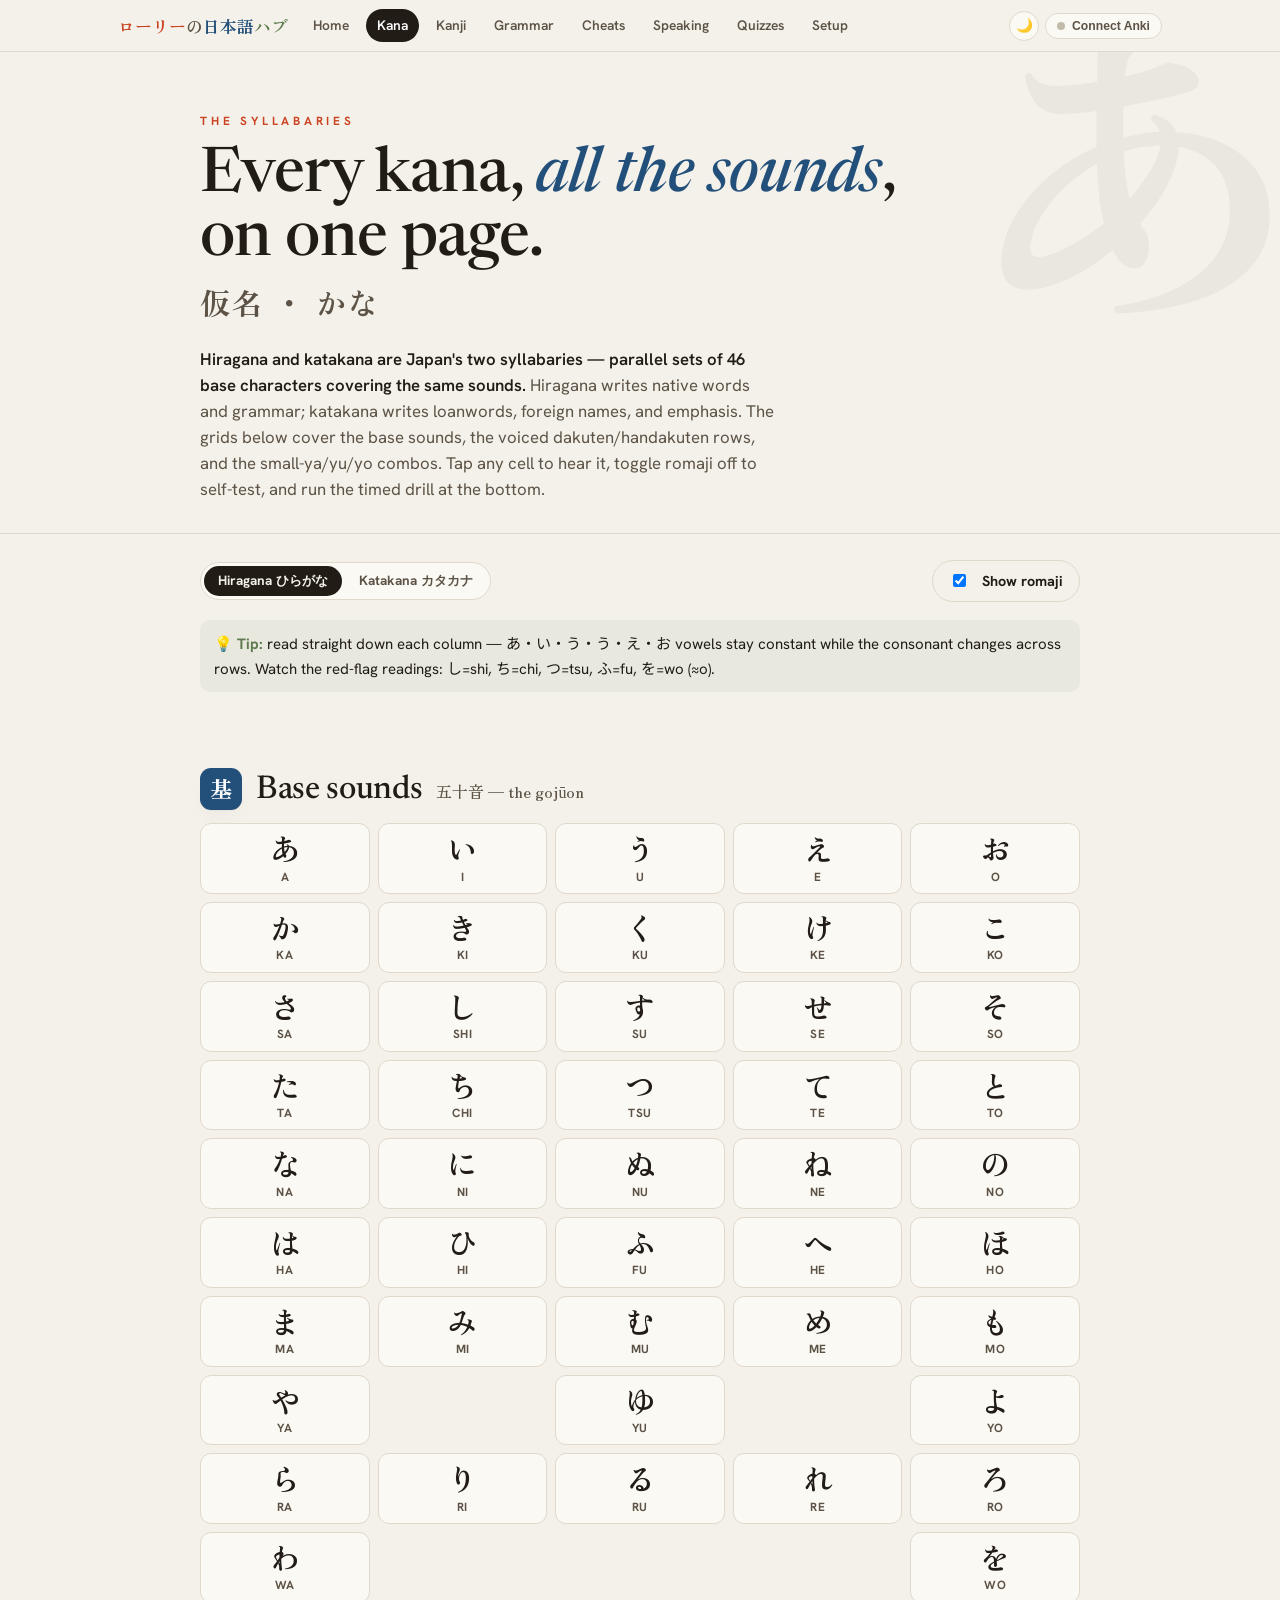
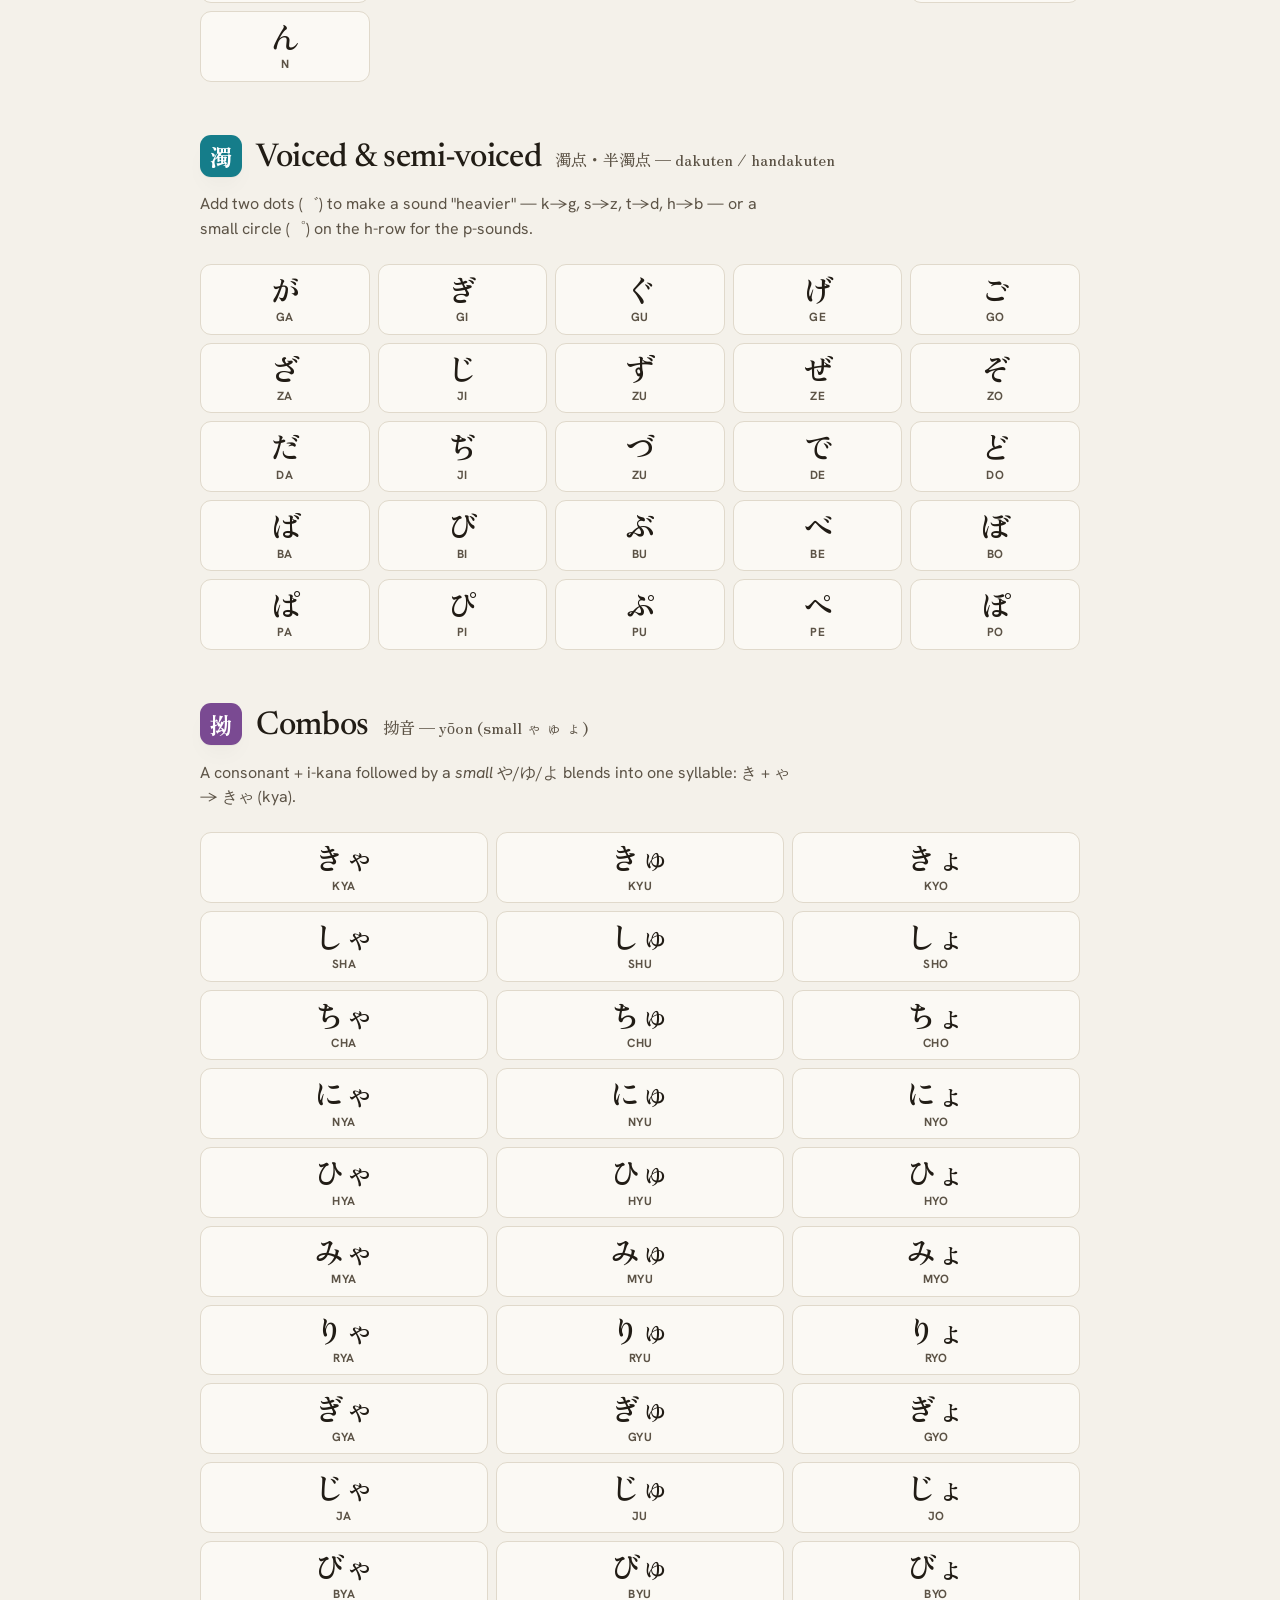
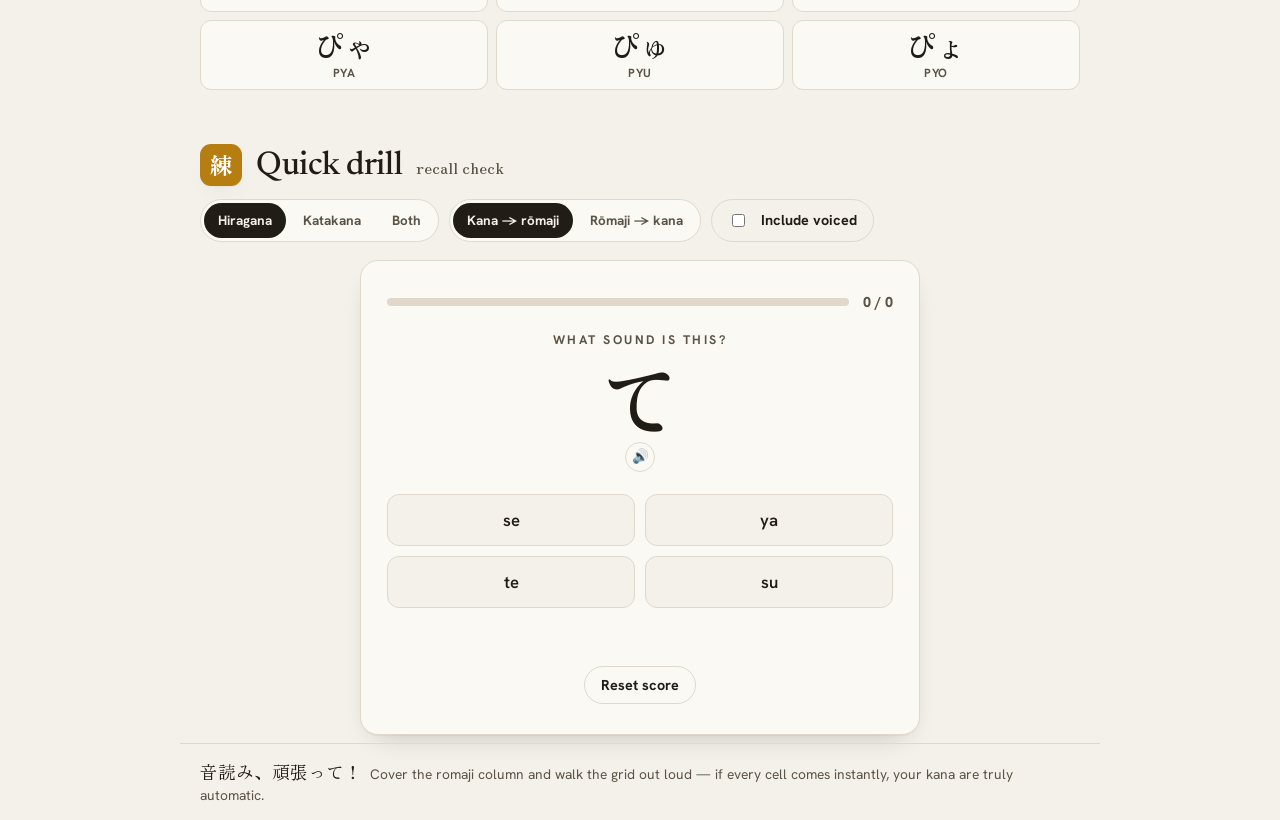
<file: kana.html>
<!DOCTYPE html>
<html lang="en">
<head>
<meta charset="UTF-8">
<meta name="viewport" content="width=device-width, initial-scale=1.0">
<title>Kana — 仮名 — ローリーの日本語ハブ</title>
<link rel="stylesheet" href="assets/theme.css">
<script src="assets/theme.js"></script>
</head>
<body>

<nav class="topnav">
  <div class="topnav-inner">
    <a class="brand" href="index.html" style="gap:0"><span style="color:var(--shu)">ローリー</span><span style="color:var(--ink-soft)">の</span><span style="color:var(--aiiro)">日本語</span><span style="color:var(--take)">ハブ</span></a>
    <a class="tab" href="index.html">Home</a>
    <a class="tab active" href="kana.html">Kana</a>    <a class="tab" href="kanji.html">Kanji</a>
    <a class="tab" href="grammar.html">Grammar</a>
    <a class="tab" href="cheatsheets.html">Cheats</a>
    <a class="tab" href="speaking.html">Speaking</a>
    <a class="tab" href="quizzes.html">Quizzes</a>
    <a class="tab" href="setup.html">Setup</a>
    <span class="spacer"></span>
    <span id="migContainer"></span>
  </div>
</nav>

<header class="hero">
  <div class="kana-ghost" aria-hidden="true">あ</div>
  <div class="wrap">
    <p class="eyebrow">The syllabaries</p>
    <h1>Every kana, <em>all the sounds</em>,<br>on one page.</h1>
    <p class="jp-title">仮名 ・ かな</p>
    <p class="lede"><strong>Hiragana and katakana are Japan's two syllabaries — parallel sets of 46 base characters covering the same sounds.</strong> Hiragana writes native words and grammar; katakana writes loanwords, foreign names, and emphasis. The grids below cover the base sounds, the voiced dakuten/handakuten rows, and the small-ya/yu/yo combos. Tap any cell to hear it, toggle romaji off to self-test, and run the timed drill at the bottom.</p>
  </div>
</header>

<main class="wrap">

  <section class="group" style="--accent:var(--take);padding-top:26px">
    <div style="display:flex;gap:14px;flex-wrap:wrap;align-items:center;justify-content:space-between;margin-bottom:18px">
      <div class="seg" id="scriptSeg">
        <button data-s="hira" class="active">Hiragana ひらがな</button>
        <button data-s="kata">Katakana カタカナ</button>
      </div>
      <label class="btn ghost" style="cursor:pointer;user-select:none">
        <input type="checkbox" id="romaToggle" checked style="margin-right:8px">Show romaji
      </label>
    </div>
    <p class="note" style="--accent:var(--take);margin-bottom:22px">💡 <b>Tip:</b> read straight down each column — <span class="jp">あ・い・う・う・え・お</span> vowels stay constant while the consonant changes across rows. Watch the red-flag readings: <span class="jp">し</span>=shi, <span class="jp">ち</span>=chi, <span class="jp">つ</span>=tsu, <span class="jp">ふ</span>=fu, <span class="jp">を</span>=wo (≈o).</p>
  </section>

  <section class="group reveal" style="--accent:var(--aiiro)">
    <div class="ghead"><span class="tag" style="background:var(--aiiro)">基</span><h2>Base sounds</h2><span class="jp-sub">五十音 — the gojūon</span></div>
    <div class="kana-table" id="chartBase"></div>
  </section>

  <section class="group reveal" style="--accent:var(--asagi)">
    <div class="ghead"><span class="tag" style="background:var(--asagi)">濁</span><h2>Voiced &amp; semi-voiced</h2><span class="jp-sub">濁点・半濁点 — dakuten / handakuten</span></div>
    <p class="gintro">Add two dots (゛) to make a sound "heavier" — k→g, s→z, t→d, h→b — or a small circle (゜) on the h-row for the p-sounds.</p>
    <div class="kana-table" id="chartDaku"></div>
  </section>

  <section class="group reveal" style="--accent:var(--murasaki)">
    <div class="ghead"><span class="tag" style="background:var(--murasaki)">拗</span><h2>Combos</h2><span class="jp-sub">拗音 — yōon (small ゃ ゅ ょ)</span></div>
    <p class="gintro">A consonant + i-kana followed by a <em>small</em> や/ゆ/よ blends into one syllable: き + ゃ → きゃ (kya).</p>
    <div class="kana-table" id="chartCombo"></div>
  </section>

  <!-- DRILL -->
  <section class="group reveal" id="drill" style="--accent:var(--yamabuki)">
    <div class="ghead"><span class="tag" style="background:var(--yamabuki)">練</span><h2>Quick drill</h2><span class="jp-sub">recall check</span></div>
    <div style="display:flex;gap:10px;flex-wrap:wrap;margin-bottom:18px">
      <div class="seg" id="drillSet">
        <button data-set="hiragana" class="active">Hiragana</button>
        <button data-set="katakana">Katakana</button>
        <button data-set="both">Both</button>
      </div>
      <div class="seg" id="drillDir">
        <button data-dir="k2r" class="active">Kana → rōmaji</button>
        <button data-dir="r2k">Rōmaji → kana</button>
      </div>
      <label class="btn ghost" style="cursor:pointer;user-select:none">
        <input type="checkbox" id="drillDaku" style="margin-right:8px">Include voiced
      </label>
    </div>

    <div class="quiz-card" style="--accent:var(--yamabuki)">
      <div class="quiz-bar">
        <div class="progress"><i id="dProg" style="width:0%"></i></div>
        <div class="score" id="dScore">0 / 0</div>
      </div>
      <div class="quiz-prompt">
        <div class="label" id="dLabel">What sound is this?</div>
        <div class="big jp" id="dPrompt">あ</div>
        <button class="spk" id="dSpeak" style="--accent:var(--yamabuki)">🔊</button>
      </div>
      <div class="opts" id="dOpts"></div>
      <div class="feedback" id="dFeedback"></div>
      <div style="text-align:center;margin-top:18px">
        <button class="btn ghost" id="dReset">Reset score</button>
      </div>
    </div>
  </section>

</main>

<footer class="wrap">
  <p><span class="jp">音読み、頑張って！</span> &nbsp;Cover the romaji column and walk the grid out loud — if every cell comes instantly, your kana are truly automatic.</p>
</footer>

<script src="assets/audio.js"></script>
<script src="assets/anki.js"></script>
<script src="assets/kana-data.js"></script>
<script>
  AnkiData.initPill(document.getElementById('migContainer'));
  const io=new IntersectionObserver(es=>es.forEach(e=>{if(e.isIntersecting){e.target.classList.add('in');io.unobserve(e.target);}}),{threshold:.05});
  document.querySelectorAll('.reveal').forEach(el=>io.observe(el));

  let script='hira', showRoma=true;
  const R=KANA.romaji;

  function cell(k, r){
    if(!k) { const e=document.createElement('div'); e.className='kana-cell empty'; return e; }
    const e=document.createElement('div'); e.className='kana-cell';
    e.innerHTML='<span class="mini">🔊</span><div class="k jp">'+k+'</div>'+(showRoma?'<div class="r">'+(r||'')+'</div>':'');
    e.addEventListener('click',()=>JPAudio.button(k,e));
    return e;
  }
  function renderGrid(elId, grid, romaji){
    const host=document.getElementById(elId); host.innerHTML='';
    grid.forEach((row,ri)=>{
      const rEl=document.createElement('div'); rEl.className='kana-row';
      rEl.style.gridTemplateColumns='repeat('+row.length+',1fr)';
      row.forEach((k,ci)=>rEl.appendChild(cell(k, romaji[ri]?romaji[ri][ci]:'')));
      host.appendChild(rEl);
    });
  }
  function renderAll(){
    const set = script==='hira'?KANA.hira:KANA.kata;
    renderGrid('chartBase', set.base, R.base);
    renderGrid('chartDaku', set.daku, R.daku);
    renderGrid('chartCombo', set.combo, R.combo);
  }
  document.getElementById('scriptSeg').addEventListener('click',e=>{
    const b=e.target.closest('button'); if(!b) return;
    [...e.currentTarget.children].forEach(x=>x.classList.remove('active'));
    b.classList.add('active'); script=b.dataset.s; renderAll();
  });
  document.getElementById('romaToggle').addEventListener('change',e=>{showRoma=e.target.checked; renderAll();});
  renderAll();

  /* ---------- DRILL ---------- */
  let dSet='hiragana', dDir='k2r', dDaku=false, dRight=0, dTotal=0, cur=null;
  function pool(){
    let arr=[];
    const pick=(s)=>{ arr=arr.concat(KANA.drill[s]); if(dDaku) arr=arr.concat(KANA.drill[s==='hiragana'?'hiraDaku':'kataDaku']); };
    if(dSet==='both'){pick('hiragana');pick('katakana');} else pick(dSet);
    return arr;
  }
  function sample(arr,n,exclude){
    const out=[]; const used=new Set(exclude?[exclude]:[]);
    while(out.length<n && used.size<arr.length){
      const x=arr[Math.floor(Math.random()*arr.length)];
      const key=x.romaji+'|'+x.kana;
      if(!used.has(key)){used.add(key);out.push(x);}
    }
    return out;
  }
  function nextQ(){
    const arr=pool();
    cur=arr[Math.floor(Math.random()*arr.length)];
    const promptIsKana = dDir==='k2r';
    document.getElementById('dLabel').textContent = promptIsKana?'What sound is this?':'Which kana?';
    document.getElementById('dPrompt').textContent = promptIsKana?cur.kana:cur.romaji.toUpperCase();
    document.getElementById('dPrompt').classList.toggle('jp', promptIsKana);
    // distractors
    const distract = sample(arr,3,cur.romaji+'|'+cur.kana);
    const opts=[cur,...distract].sort(()=>Math.random()-0.5);
    const host=document.getElementById('dOpts'); host.innerHTML='';
    opts.forEach(o=>{
      const b=document.createElement('button'); b.className='opt';
      b.textContent = promptIsKana?o.romaji:o.kana;
      if(!promptIsKana) b.classList.add('jp');
      b.addEventListener('click',()=>choose(b,o));
      host.appendChild(b);
    });
    document.getElementById('dFeedback').textContent='';
    document.getElementById('dFeedback').className='feedback';
  }
  function choose(btn,o){
    const correct = o.kana===cur.kana;
    dTotal++; if(correct) dRight++;
    [...document.getElementById('dOpts').children].forEach(b=>{
      b.disabled=true;
      const isAns = (dDir==='k2r'? b.textContent===cur.romaji : b.textContent===cur.kana);
      if(isAns) b.classList.add('correct');
    });
    if(!correct) btn.classList.add('wrong');
    const fb=document.getElementById('dFeedback');
    fb.textContent = correct?'正解！ Correct':'Answer: '+cur.kana+' = '+cur.romaji;
    fb.className='feedback '+(correct?'ok':'bad');
    JPAudio.speak(cur.kana);
    updateScore();
    setTimeout(nextQ, correct?700:1500);
  }
  function updateScore(){
    document.getElementById('dScore').textContent=dRight+' / '+dTotal;
    document.getElementById('dProg').style.width=(dTotal?Math.round(dRight/dTotal*100):0)+'%';
  }
  document.getElementById('drillSet').addEventListener('click',e=>{const b=e.target.closest('button');if(!b)return;[...e.currentTarget.children].forEach(x=>x.classList.remove('active'));b.classList.add('active');dSet=b.dataset.set;nextQ();});
  document.getElementById('drillDir').addEventListener('click',e=>{const b=e.target.closest('button');if(!b)return;[...e.currentTarget.children].forEach(x=>x.classList.remove('active'));b.classList.add('active');dDir=b.dataset.dir;nextQ();});
  document.getElementById('drillDaku').addEventListener('change',e=>{dDaku=e.target.checked;nextQ();});
  document.getElementById('dSpeak').addEventListener('click',()=>JPAudio.button(cur.kana,document.getElementById('dSpeak')));
  document.getElementById('dReset').addEventListener('click',()=>{dRight=0;dTotal=0;updateScore();nextQ();});
  nextQ();
</script>
</body>
</html>
</file>
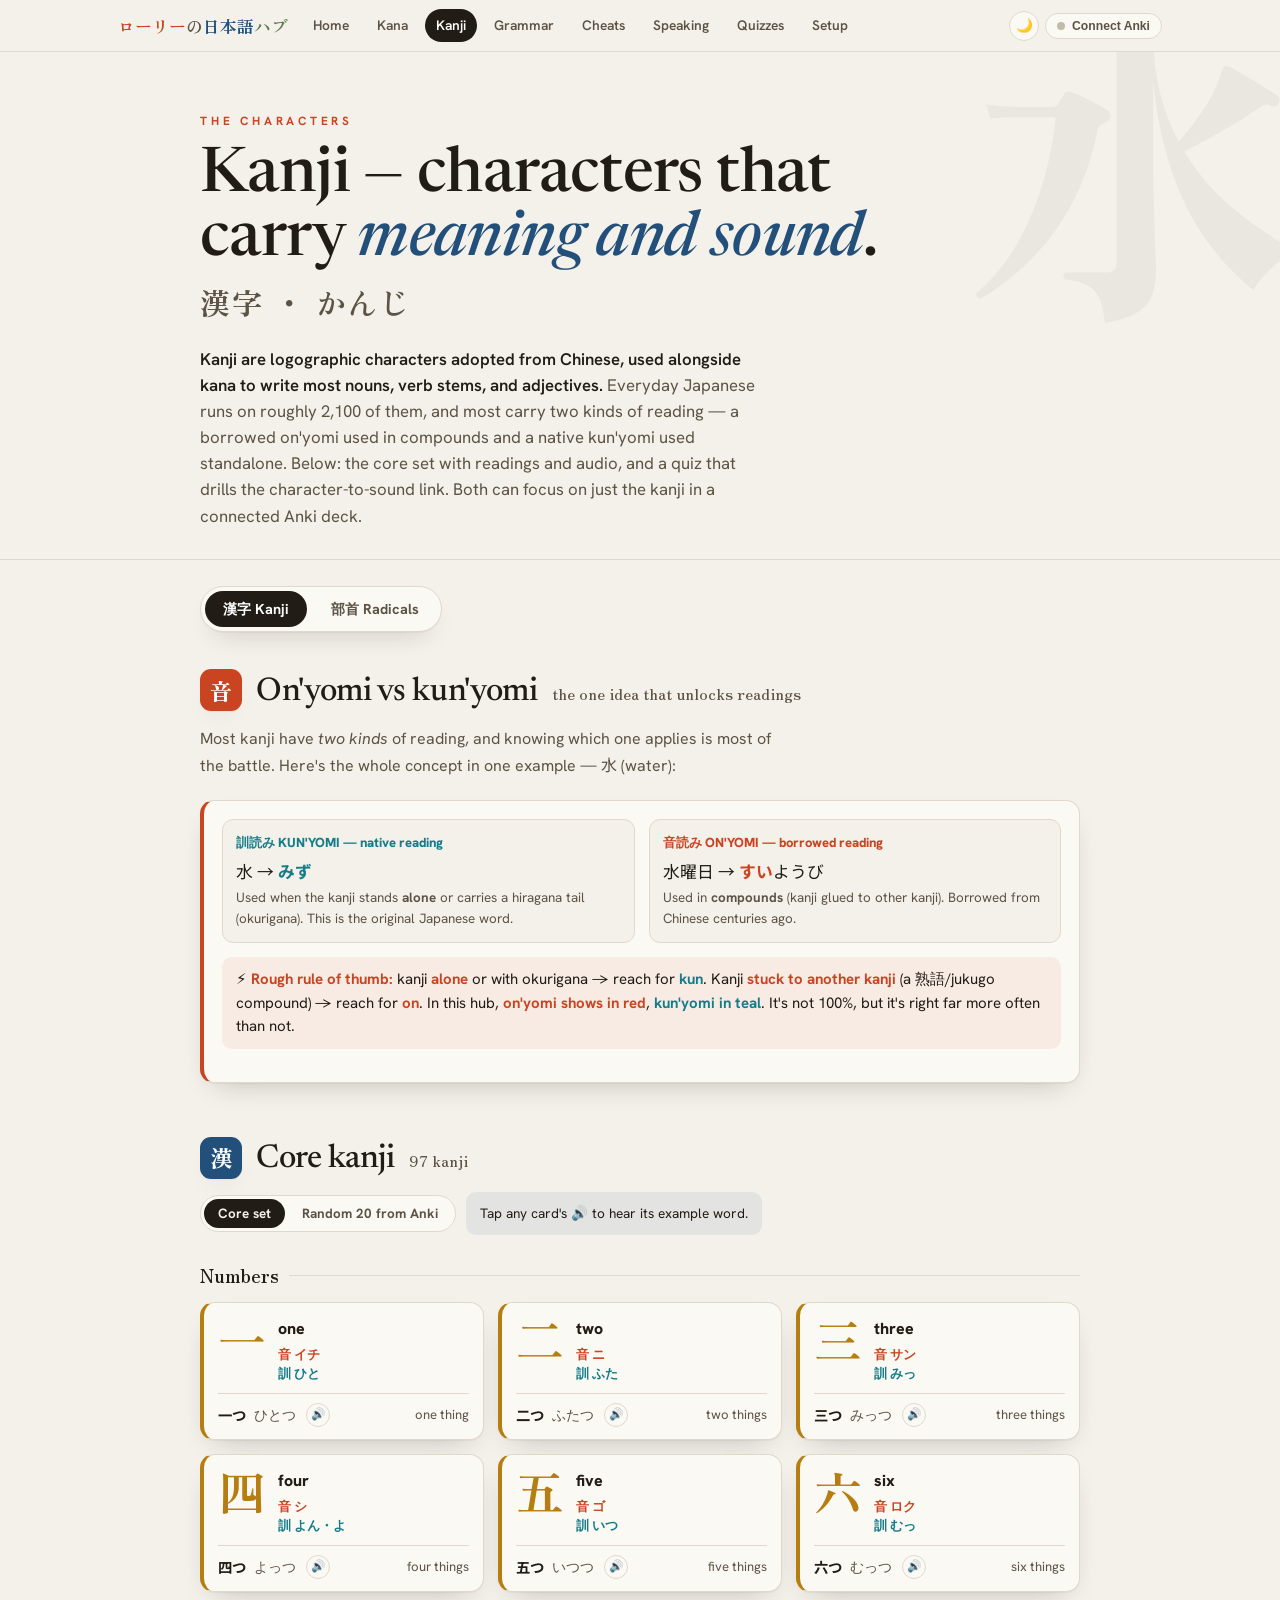
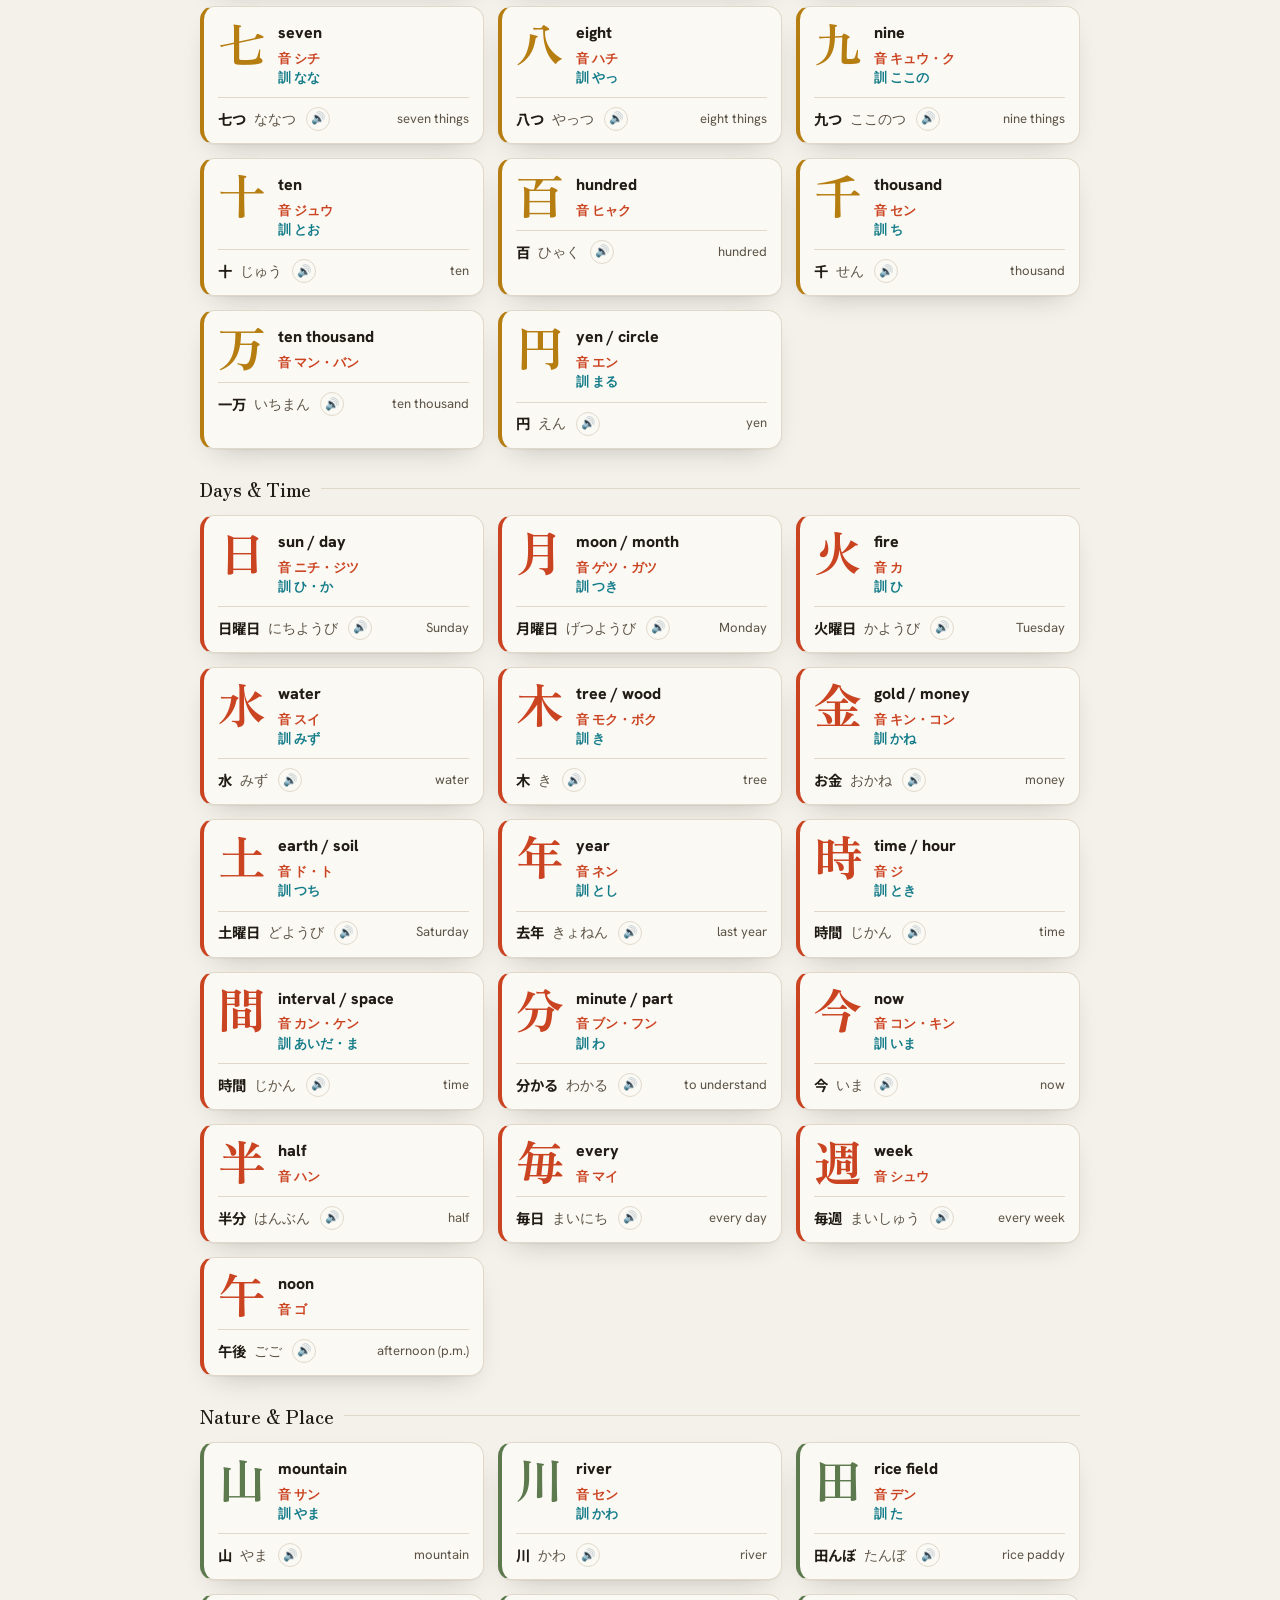
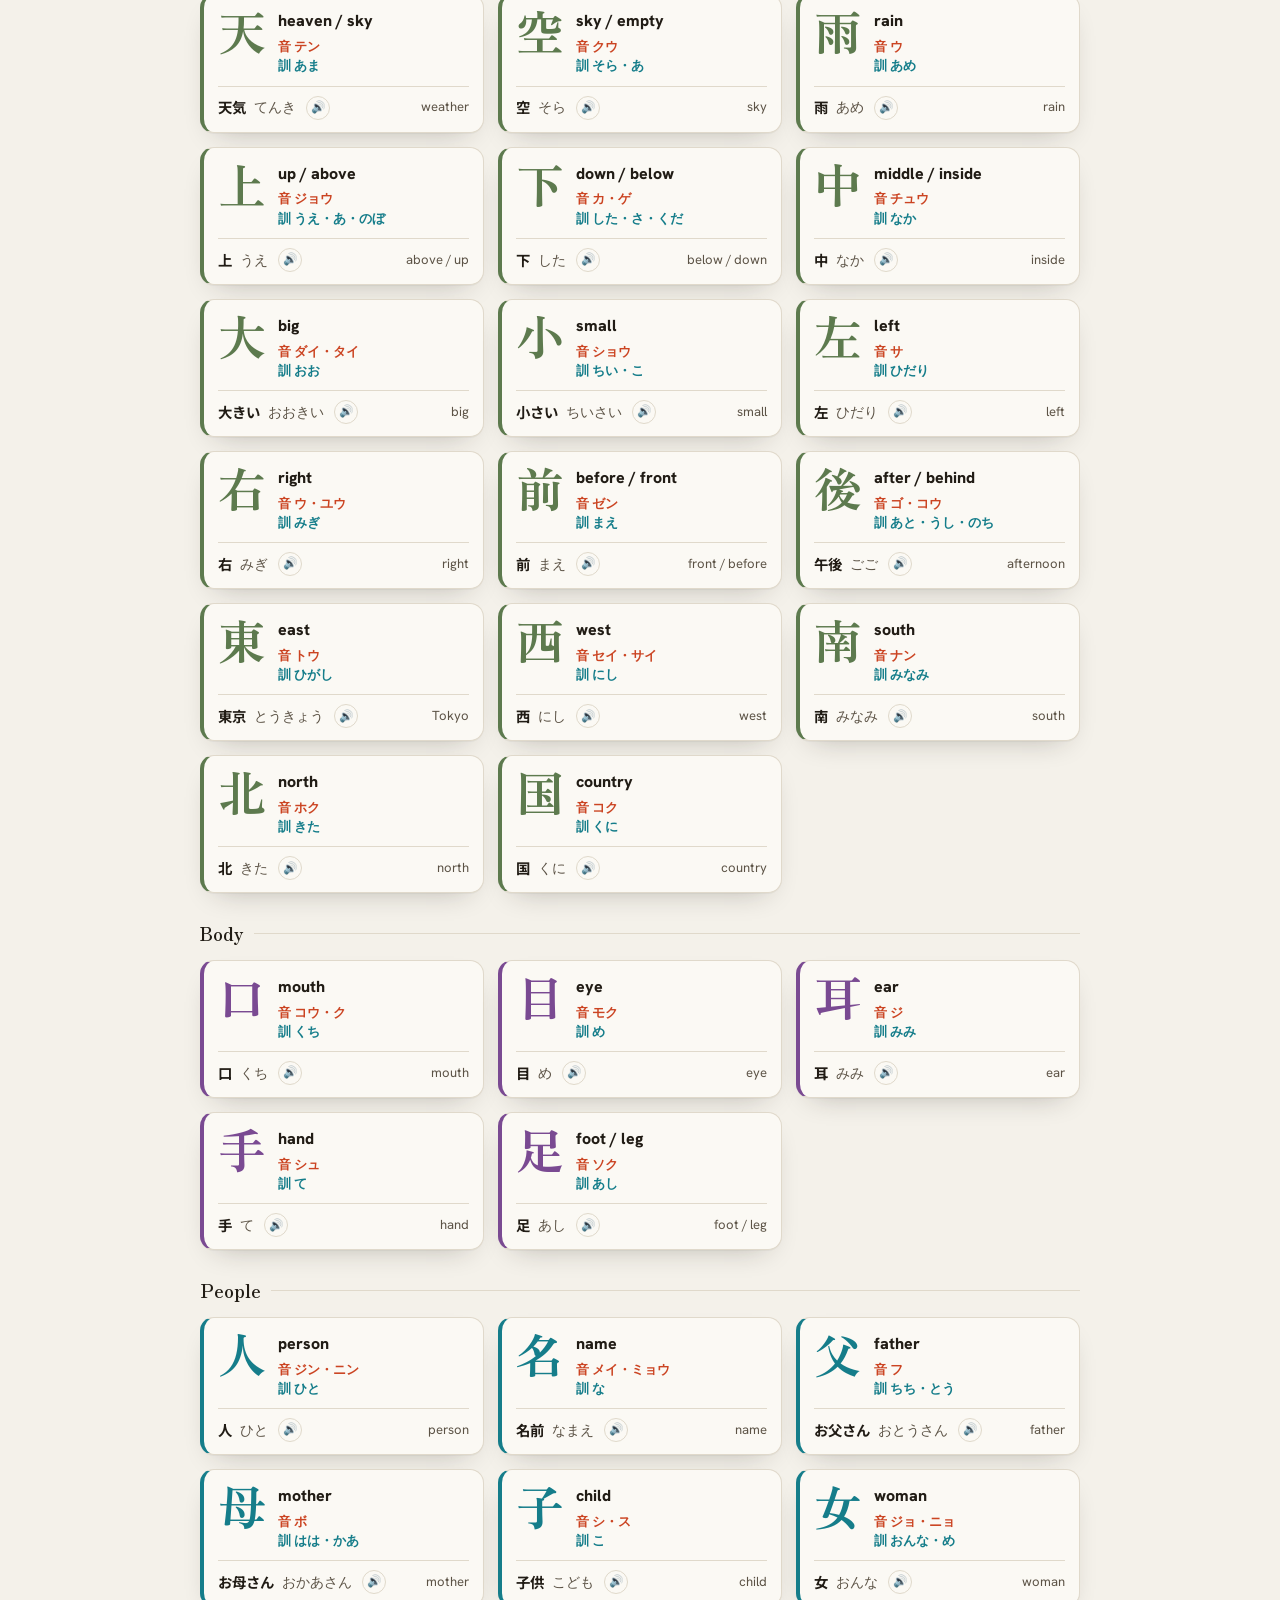
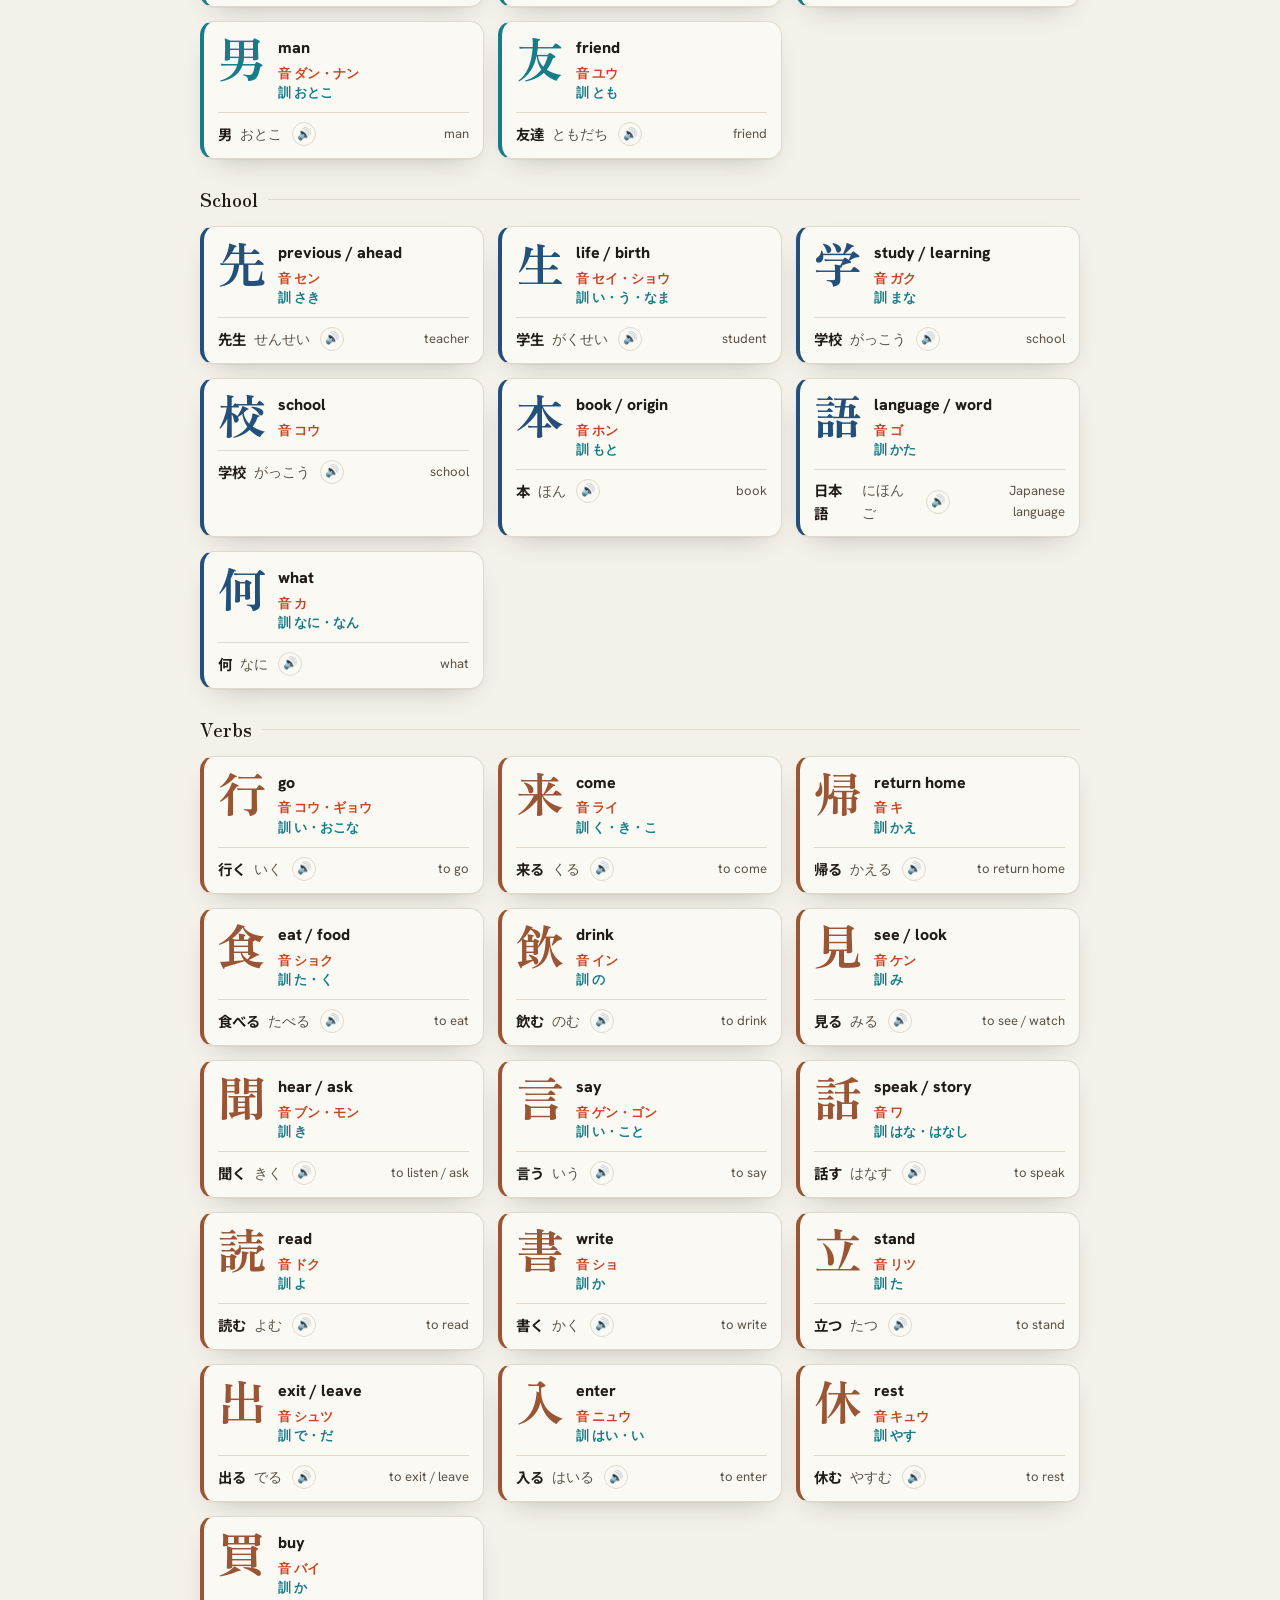
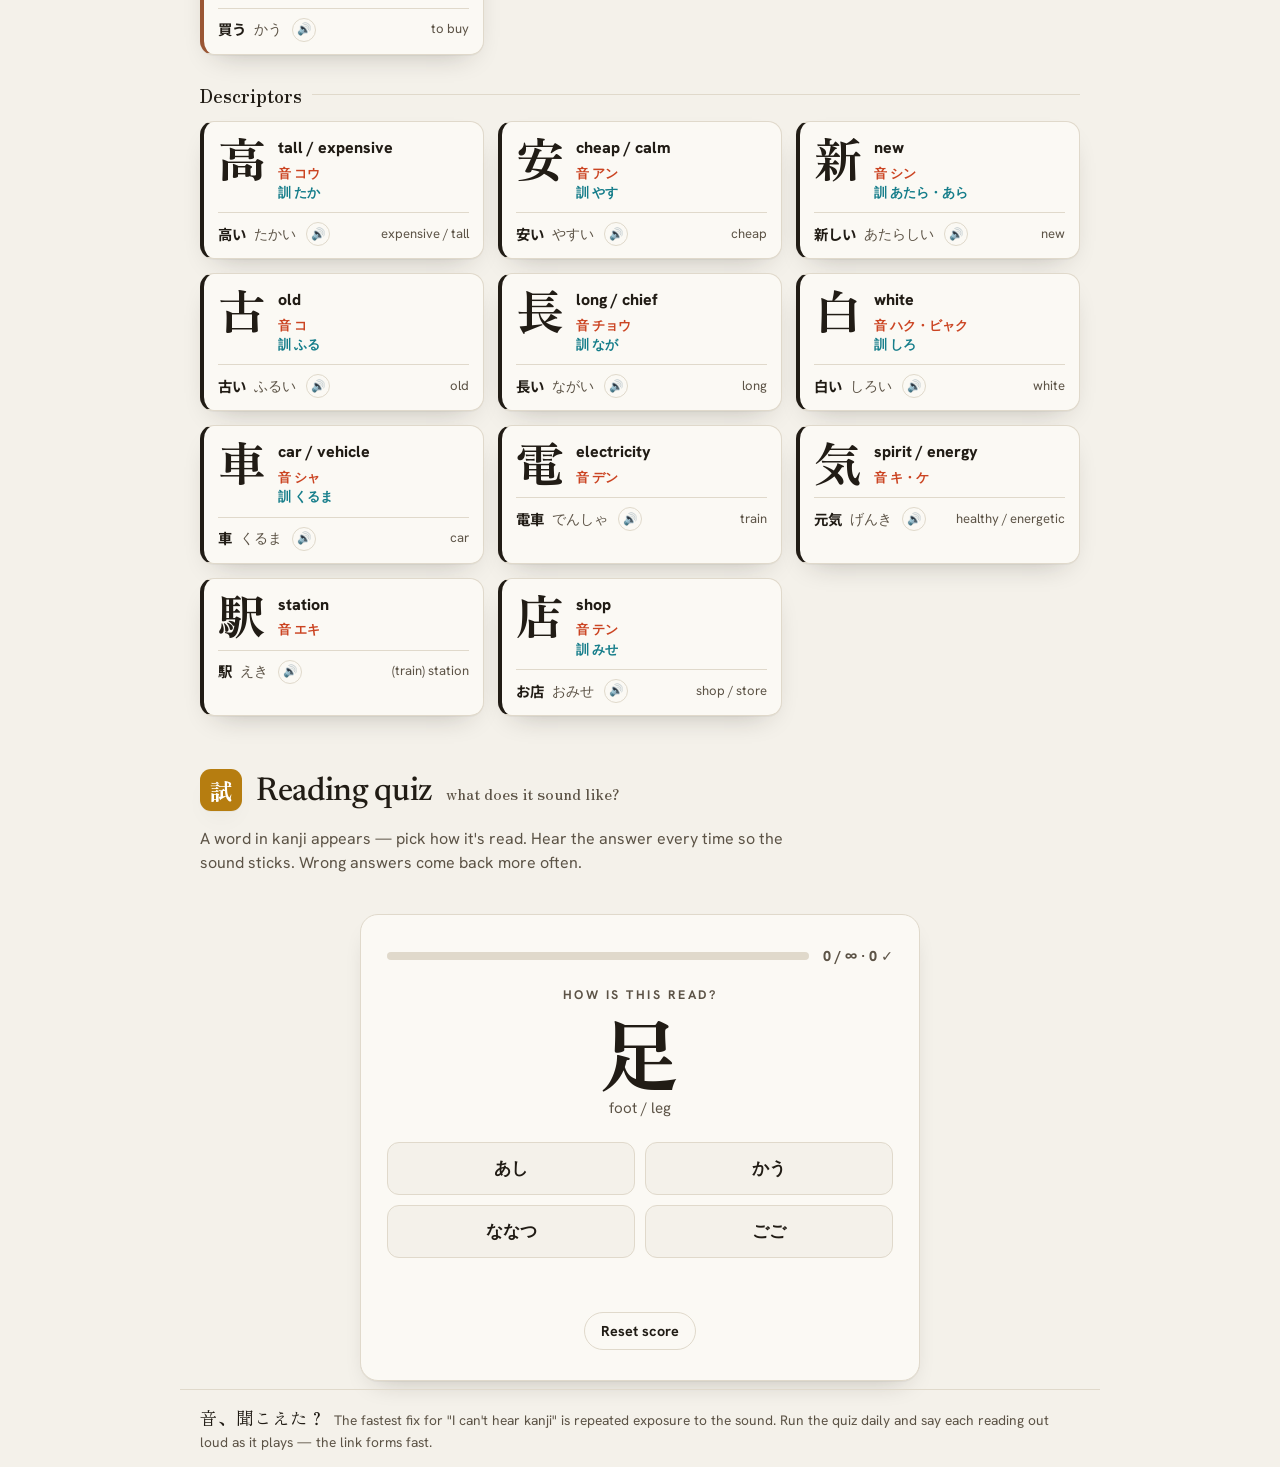
<file: kanji.html>
<!DOCTYPE html>
<html lang="en">
<head>
<meta charset="UTF-8">
<meta name="viewport" content="width=device-width, initial-scale=1.0">
<title>Kanji — 漢字 — ローリーの日本語ハブ</title>
<link rel="stylesheet" href="assets/theme.css">
<script src="assets/theme.js"></script>
<style>
  .kj-card{background:var(--paper-2);border:1px solid var(--line);border-radius:14px;padding:14px 14px 12px;box-shadow:var(--shadow);border-left:4px solid var(--accent);position:relative;transition:transform .12s ease,box-shadow .12s ease;}
  .kj-card:hover{transform:translateY(-2px);box-shadow:var(--shadow-lg);}
  .kj-card .known{position:absolute;top:8px;right:9px;font-size:.62rem;font-weight:800;color:var(--ok);background:color-mix(in srgb,var(--ok) 14%,transparent);padding:1px 7px;border-radius:999px;}
  .kj-top{display:flex;gap:12px;align-items:flex-start;}
  .kj-glyph{font-family:"Zen Old Mincho",serif;font-weight:700;font-size:3rem;line-height:.9;color:var(--accent);}
  .kj-mean{font-weight:800;font-size:1rem;}
  .kj-read{font-size:.8rem;color:var(--ink-soft);margin-top:3px;line-height:1.5;}
  .kj-read .on{color:var(--shu);font-weight:700;}
  .kj-read .kun{color:var(--asagi);font-weight:700;}
  .kj-ex{display:flex;align-items:center;gap:8px;margin-top:10px;padding-top:9px;border-top:1px solid var(--line);font-size:.9rem;}
  .kj-ex .w{font-weight:700;}
  .kj-ex .r{color:var(--ink-soft);}
  .kj-ex .m{color:var(--ink-soft);font-size:.82rem;margin-left:auto;text-align:right;}
  .kj-sent{margin-top:7px;padding-top:7px;border-top:1px dashed var(--line);color:var(--ink-soft);font-size:.8rem;line-height:1.5;}
  .kj-sent .js{font-size:.92rem;color:var(--ink);margin-bottom:2px;}
  .kj-sent mark.hl{background:color-mix(in srgb,var(--yamabuki) 28%,transparent);color:var(--ink);font-weight:700;border-radius:4px;padding:0 2px;}
  .catlabel{font-family:"Zen Old Mincho",serif;font-weight:700;font-size:1.15rem;margin:26px 0 12px;color:var(--ink);display:flex;align-items:center;gap:10px;}
  .catlabel::after{content:"";flex:1;height:1px;background:var(--line);}
</style>
</head>
<body>

<nav class="topnav">
  <div class="topnav-inner">
    <a class="brand" href="index.html" style="gap:0"><span style="color:var(--shu)">ローリー</span><span style="color:var(--ink-soft)">の</span><span style="color:var(--aiiro)">日本語</span><span style="color:var(--take)">ハブ</span></a>
    <a class="tab" href="index.html">Home</a>
    <a class="tab" href="kana.html">Kana</a>    <a class="tab active" href="kanji.html">Kanji</a>
    <a class="tab" href="grammar.html">Grammar</a>
    <a class="tab" href="cheatsheets.html">Cheats</a>
    <a class="tab" href="speaking.html">Speaking</a>
    <a class="tab" href="quizzes.html">Quizzes</a>
    <a class="tab" href="setup.html">Setup</a>
    <span class="spacer"></span>
    <span id="migContainer"></span>
  </div>
</nav>

<header class="hero">
  <div class="kana-ghost" aria-hidden="true">水</div>
  <div class="wrap">
    <p class="eyebrow">The characters</p>
    <h1>Kanji — characters that<br>carry <em>meaning and sound</em>.</h1>
    <p class="jp-title">漢字 ・ かんじ</p>
    <p class="lede"><strong>Kanji are logographic characters adopted from Chinese, used alongside kana to write most nouns, verb stems, and adjectives.</strong> Everyday Japanese runs on roughly 2,100 of them, and most carry two kinds of reading — a borrowed on'yomi used in compounds and a native kun'yomi used standalone. Below: the core set with readings and audio, and a quiz that drills the character-to-sound link. Both can focus on just the kanji in a connected Anki deck.</p>
  </div>
</header>

<main class="wrap">

  <div class="subtabs"><a class="active" href="kanji.html">漢字 Kanji</a><a href="radicals.html">部首 Radicals</a></div>

  <!-- on vs kun -->
  <section class="group reveal" style="--accent:var(--shu);padding-top:28px">
    <div class="ghead"><span class="tag" style="background:var(--shu)">音</span><h2>On'yomi vs kun'yomi</h2><span class="jp-sub">the one idea that unlocks readings</span></div>
    <p class="gintro">Most kanji have <em>two kinds</em> of reading, and knowing which one applies is most of the battle. Here's the whole concept in one example — <span class="jp">水</span> (water):</p>
    <div class="card" style="--accent:var(--shu);border-left-width:4px;padding:18px">
      <div class="grid" style="grid-template-columns:1fr 1fr;gap:14px">
        <div style="background:var(--paper);border:1px solid var(--line);border-radius:11px;padding:13px">
          <div style="font-weight:800;color:var(--asagi);font-size:.82rem;margin-bottom:4px">訓読み KUN'YOMI — native reading</div>
          <div style="font-size:1.05rem" class="jp">水 → <b style="color:var(--asagi)">みず</b></div>
          <div style="font-size:.84rem;color:var(--ink-soft);margin-top:4px">Used when the kanji stands <b>alone</b> or carries a hiragana tail (okurigana). This is the original Japanese word.</div>
        </div>
        <div style="background:var(--paper);border:1px solid var(--line);border-radius:11px;padding:13px">
          <div style="font-weight:800;color:var(--shu);font-size:.82rem;margin-bottom:4px">音読み ON'YOMI — borrowed reading</div>
          <div style="font-size:1.05rem" class="jp">水曜日 → <b style="color:var(--shu)">すい</b>ようび</div>
          <div style="font-size:.84rem;color:var(--ink-soft);margin-top:4px">Used in <b>compounds</b> (kanji glued to other kanji). Borrowed from Chinese centuries ago.</div>
        </div>
      </div>
      <p class="note" style="--accent:var(--shu);margin-top:14px">⚡ <b>Rough rule of thumb:</b> kanji <b>alone</b> or with okurigana → reach for <b style="color:var(--asagi)">kun</b>. Kanji <b>stuck to another kanji</b> (a 熟語/jukugo compound) → reach for <b style="color:var(--shu)">on</b>. In this hub, <span style="color:var(--shu);font-weight:700">on'yomi shows in red</span>, <span style="color:var(--asagi);font-weight:700">kun'yomi in teal</span>. It's not 100%, but it's right far more often than not.</p>
    </div>
  </section>

  <!-- browser -->
  <section class="group reveal" style="--accent:var(--aiiro)">
    <div class="ghead"><span class="tag" style="background:var(--aiiro)">漢</span><h2 id="kjTitle">Core kanji</h2><span class="jp-sub" id="kjCount"></span></div>
    <div style="display:flex;gap:10px;flex-wrap:wrap;align-items:center;margin-bottom:6px">
      <div class="seg" id="kjView">
        <button data-v="core" class="active">Core set</button>
        <button data-v="random">Random 20 from Anki</button>
      </div>
      <button class="btn ghost" id="kjShuffle" style="display:none">↻ New 20</button>
      <label class="btn ghost" id="onlyKnownWrap" style="cursor:pointer;user-select:none;display:none">
        <input type="checkbox" id="onlyKnown" style="margin-right:8px">Only kanji in my Anki deck
      </label>
      <span class="note" style="--accent:var(--aiiro);font-size:.85rem">Tap any card's 🔊 to hear its example word.</span>
    </div>
    <div id="kjBrowser"></div>
  </section>

  <!-- reading quiz -->
  <section class="group reveal" id="quiz" style="--accent:var(--yamabuki)">
    <div class="ghead"><span class="tag" style="background:var(--yamabuki)">試</span><h2>Reading quiz</h2><span class="jp-sub">what does it sound like?</span></div>
    <p class="gintro">A word in kanji appears — pick how it's read. Hear the answer every time so the sound sticks. Wrong answers come back more often.</p>
    <div style="display:flex;gap:10px;flex-wrap:wrap;margin-bottom:16px">
      <label class="btn ghost" id="quizKnownWrap" style="cursor:pointer;user-select:none;display:none">
        <input type="checkbox" id="quizKnown" style="margin-right:8px">Only kanji in my Anki deck
      </label>
    </div>
    <div class="quiz-card" style="--accent:var(--yamabuki)">
      <div class="quiz-bar">
        <div class="progress"><i id="qProg" style="width:0%"></i></div>
        <div class="score" id="qScore">0 / ∞ · 0 ✓</div>
      </div>
      <div class="quiz-prompt">
        <div class="label">How is this read?</div>
        <div class="big jp" id="qWord">水</div>
        <div class="sub" id="qMean">water</div>
      </div>
      <div class="opts" id="qOpts"></div>
      <div class="feedback" id="qFeedback"></div>
      <div style="text-align:center;margin-top:14px"><button class="btn accent" id="qNextBtn" style="--accent:var(--yamabuki);display:none">Next →</button></div>
      <div style="text-align:center;margin-top:12px"><button class="btn ghost" id="qReset">Reset score</button></div>
    </div>
  </section>

</main>

<footer class="wrap">
  <p><span class="jp">音、聞こえた？</span> &nbsp;The fastest fix for "I can't hear kanji" is repeated exposure to the sound. Run the quiz daily and say each reading out loud as it plays — the link forms fast.</p>
</footer>

<script src="assets/audio.js"></script>
<script src="assets/anki.js"></script>
<script src="assets/kanji-data.js"></script>
<script>
  AnkiData.initPill(document.getElementById('migContainer'));
  const io=new IntersectionObserver(es=>es.forEach(e=>{if(e.isIntersecting){e.target.classList.add('in');io.unobserve(e.target);}}),{threshold:.05});
  document.querySelectorAll('.reveal').forEach(el=>io.observe(el));

  const CATCOLOR={'Numbers':'var(--yamabuki)','Days & Time':'var(--shu)','Nature & Place':'var(--take)','Body':'var(--murasaki)','People':'var(--asagi)','School':'var(--aiiro)','Verbs':'var(--renga)','Descriptors':'var(--ink)'};

  /* ---------- browser (core / random-from-Anki views) ---------- */
  let kjViewMode='core', randomList=null;

  function randomEntries(){
    const d=AnkiData.get(); if(!d || !d.kanjiArr.length) return [];
    const pool=d.kanjiArr.slice();
    for(let i=pool.length-1;i>0;i--){ const j=Math.floor(Math.random()*(i+1)); [pool[i],pool[j]]=[pool[j],pool[i]]; }
    return pool.slice(0,20).map(ch=>{
      const core=KANJI.list.find(x=>x.k===ch);
      const exw=d.words.find(w=>w.w.indexOf(ch)>=0 && w.r) || d.words.find(w=>w.w.indexOf(ch)>=0);
      return {
        k:ch,
        mean: core?core.mean:((exw&&exw.m)?exw.m:'—'),
        on: core?core.on:[], kun: core?core.kun:[],
        cat: core?core.cat:'',
        ex: exw?{w:exw.w,r:exw.r||'',m:exw.m||'',st:exw.st||'',s:exw.s||''}:(core?core.ex:{w:ch,r:'',m:''})
      };
    });
  }

  function buildBrowser(){
    const d=AnkiData.get();
    const host=document.getElementById('kjBrowser'); host.innerHTML='';
    if(kjViewMode==='random'){
      document.getElementById('kjTitle').textContent='Random kanji';
      if(!d){ host.innerHTML='<p class="note" style="--accent:var(--aiiro)">Connect Anki to draw random kanji from a deck.</p>'; document.getElementById('kjCount').textContent=''; return; }
      if(!randomList) randomList=randomEntries();
      if(!randomList.length){ host.innerHTML='<p class="note" style="--accent:var(--aiiro)">No kanji found on the connected cards yet.</p>'; document.getElementById('kjCount').textContent=''; return; }
      document.getElementById('kjCount').textContent=randomList.length+' of '+d.kanjiCount+' deck kanji';
      const grid=document.createElement('div'); grid.className='grid';
      randomList.forEach(x=>grid.appendChild(card(x,d)));
      host.appendChild(grid);
      return;
    }
    document.getElementById('kjTitle').textContent='Core kanji';
    const onlyKnown=document.getElementById('onlyKnown').checked;
    let shown=0;
    KANJI.cats.forEach(cat=>{
      let items=KANJI.list.filter(x=>x.cat===cat);
      if(onlyKnown && d) items=items.filter(x=>d.kanji.has(x.k));
      if(!items.length) return;
      const lab=document.createElement('div'); lab.className='catlabel'; lab.textContent=cat;
      host.appendChild(lab);
      const grid=document.createElement('div'); grid.className='grid';
      items.forEach(x=>{ grid.appendChild(card(x, d)); shown++; });
      host.appendChild(grid);
    });
    document.getElementById('kjCount').textContent=shown+' kanji';
    if(!shown){ host.innerHTML='<p class="note" style="--accent:var(--aiiro)">None of the deck\'s kanji match this set yet — uncheck the filter to see all.</p>'; }
  }

  document.getElementById('kjView').addEventListener('click',e=>{
    const b=e.target.closest('button'); if(!b) return;
    if(b.dataset.v==='random' && !AnkiData.connected()){ alert('Connect Anki first — the random set draws from the connected deck.'); return; }
    [...document.getElementById('kjView').children].forEach(x=>x.classList.remove('active'));
    b.classList.add('active'); kjViewMode=b.dataset.v;
    if(kjViewMode==='random') randomList=randomEntries();
    syncViewUI(); buildBrowser();
  });
  document.getElementById('kjShuffle').addEventListener('click',()=>{ randomList=randomEntries(); buildBrowser(); });
  function syncViewUI(){
    const on=AnkiData.connected();
    document.getElementById('kjShuffle').style.display = kjViewMode==='random' ? '' : 'none';
    document.getElementById('onlyKnownWrap').style.display = (on && kjViewMode==='core') ? '' : 'none';
  }
  function card(x, d){
    const el=document.createElement('div'); el.className='kj-card';
    el.style.setProperty('--accent', CATCOLOR[x.cat]||'var(--aiiro)');
    const on = x.on.length? '<span class="on">音 '+x.on.join('・')+'</span>' : '';
    const kun = x.kun.length? '<span class="kun">訓 '+x.kun.join('・')+'</span>' : '';
    let badge='';
    if(d){
      if(d.kanjiKnown.has(x.k)) badge='<span class="known">✓ known</span>';
      else if(d.kanji.has(x.k)) badge='<span class="known" style="color:var(--yamabuki);background:color-mix(in srgb,var(--yamabuki) 16%,transparent)">◐ learning</span>';
    }
    el.innerHTML =
      badge+
      '<div class="kj-top"><div class="kj-glyph jp">'+x.k+'</div>'+
      '<div><div class="kj-mean">'+x.mean+'</div><div class="kj-read">'+on+(on&&kun?'<br>':'')+kun+'</div></div></div>'+
      '<div class="kj-ex"><span class="w jp">'+x.ex.w+'</span><span class="r">'+x.ex.r+'</span>'+
      '<span class="m">'+x.ex.m+'</span></div>'+
      (x.ex.s || x.ex.st ?
        '<div class="kj-sent">'+
        (x.ex.s ? '<div class="jp js">'+AnkiData.markWord(x.ex.s, x.ex.w)+'</div>' : '')+
        (x.ex.st ? '<div>'+AnkiData.markSentence(x.ex.st, x.ex.m)+'</div>' : '')+
        '</div>' : '');
    const ex=el.querySelector('.kj-ex');
    const btn=JPAudio.makeBtn(x.ex.r||x.ex.w,'sm'); btn.style.marginLeft='2px';
    ex.insertBefore(btn, ex.children[2]);
    return el;
  }
  document.getElementById('onlyKnown').addEventListener('change',buildBrowser);

  /* ---------- reading quiz ---------- */
  let qRight=0,qTotal=0,qCur=null;
  const weight={}; // wrong answers weighted to recur
  function qPool(){
    const onlyKnown=document.getElementById('quizKnown').checked;
    const d=AnkiData.get();
    let arr=KANJI.list.slice();
    if(onlyKnown && d) arr=arr.filter(x=>d.kanji.has(x.k));
    return arr.length?arr:KANJI.list.slice();
  }
  function weightedPick(arr){
    const bag=[];
    arr.forEach(x=>{ const w=weight[x.k]||1; for(let i=0;i<w;i++) bag.push(x); });
    return bag[Math.floor(Math.random()*bag.length)];
  }
  function qNext(){
    const arr=qPool();
    qCur=weightedPick(arr);
    document.getElementById('qWord').textContent=qCur.ex.w;
    document.getElementById('qMean').textContent=qCur.ex.m;
    // distractor readings from other entries
    const others=arr.filter(x=>x.ex.r!==qCur.ex.r);
    const picks=[]; const used=new Set([qCur.ex.r]);
    while(picks.length<3 && used.size<arr.length){
      const o=others[Math.floor(Math.random()*others.length)];
      if(o && !used.has(o.ex.r)){used.add(o.ex.r);picks.push(o.ex.r);}
      else if(used.size>=others.length) break;
    }
    const opts=[qCur.ex.r,...picks].sort(()=>Math.random()-0.5);
    const host=document.getElementById('qOpts'); host.innerHTML='';
    opts.forEach(r=>{
      const b=document.createElement('button'); b.className='opt jp'; b.textContent=r;
      b.addEventListener('click',()=>qChoose(b,r)); host.appendChild(b);
    });
    document.getElementById('qFeedback').textContent=''; document.getElementById('qFeedback').className='feedback';
    document.getElementById('qNextBtn').style.display='none';
  }
  function qChoose(btn,r){
    const ok=r===qCur.ex.r; qTotal++; if(ok){qRight++; weight[qCur.k]=Math.max(1,(weight[qCur.k]||1)-1);} else {weight[qCur.k]=(weight[qCur.k]||1)+2;}
    [...document.getElementById('qOpts').children].forEach(b=>{b.disabled=true; if(b.textContent===qCur.ex.r) b.classList.add('correct');});
    if(!ok) btn.classList.add('wrong');
    const fb=document.getElementById('qFeedback');
    fb.innerHTML = ok?'正解！ <span class="jp">'+qCur.ex.w+'</span> = '+qCur.ex.r
                    : '<span class="jp">'+qCur.ex.w+'</span> = '+qCur.ex.r+' ('+qCur.ex.m+')';
    fb.className='feedback '+(ok?'ok':'bad');
    JPAudio.speak(qCur.ex.r);
    document.getElementById('qScore').textContent=qTotal+' / ∞ · '+qRight+' ✓';
    document.getElementById('qProg').style.width=(qTotal?Math.round(qRight/qTotal*100):0)+'%';
    const nb=document.getElementById('qNextBtn'); nb.style.display=''; nb.focus();
  }
  document.getElementById('qNextBtn').addEventListener('click',qNext);
  document.getElementById('quizKnown').addEventListener('change',qNext);
  document.getElementById('qReset').addEventListener('click',()=>{qRight=0;qTotal=0;document.getElementById('qScore').textContent='0 / ∞ · 0 ✓';document.getElementById('qProg').style.width='0%';qNext();});

  /* show Anki filters when connected */
  function refreshMig(){
    const on=AnkiData.connected();
    randomList=null;
    if(!on && kjViewMode==='random'){
      kjViewMode='core';
      [...document.getElementById('kjView').children].forEach(x=>x.classList.toggle('active',x.dataset.v==='core'));
    }
    document.getElementById('quizKnownWrap').style.display=on?'':'none';
    if(!on){document.getElementById('onlyKnown').checked=false;document.getElementById('quizKnown').checked=false;}
    syncViewUI();
    buildBrowser();
  }
  AnkiData.onChange(refreshMig);
  refreshMig(); qNext();
</script>
</body>
</html>
</file>
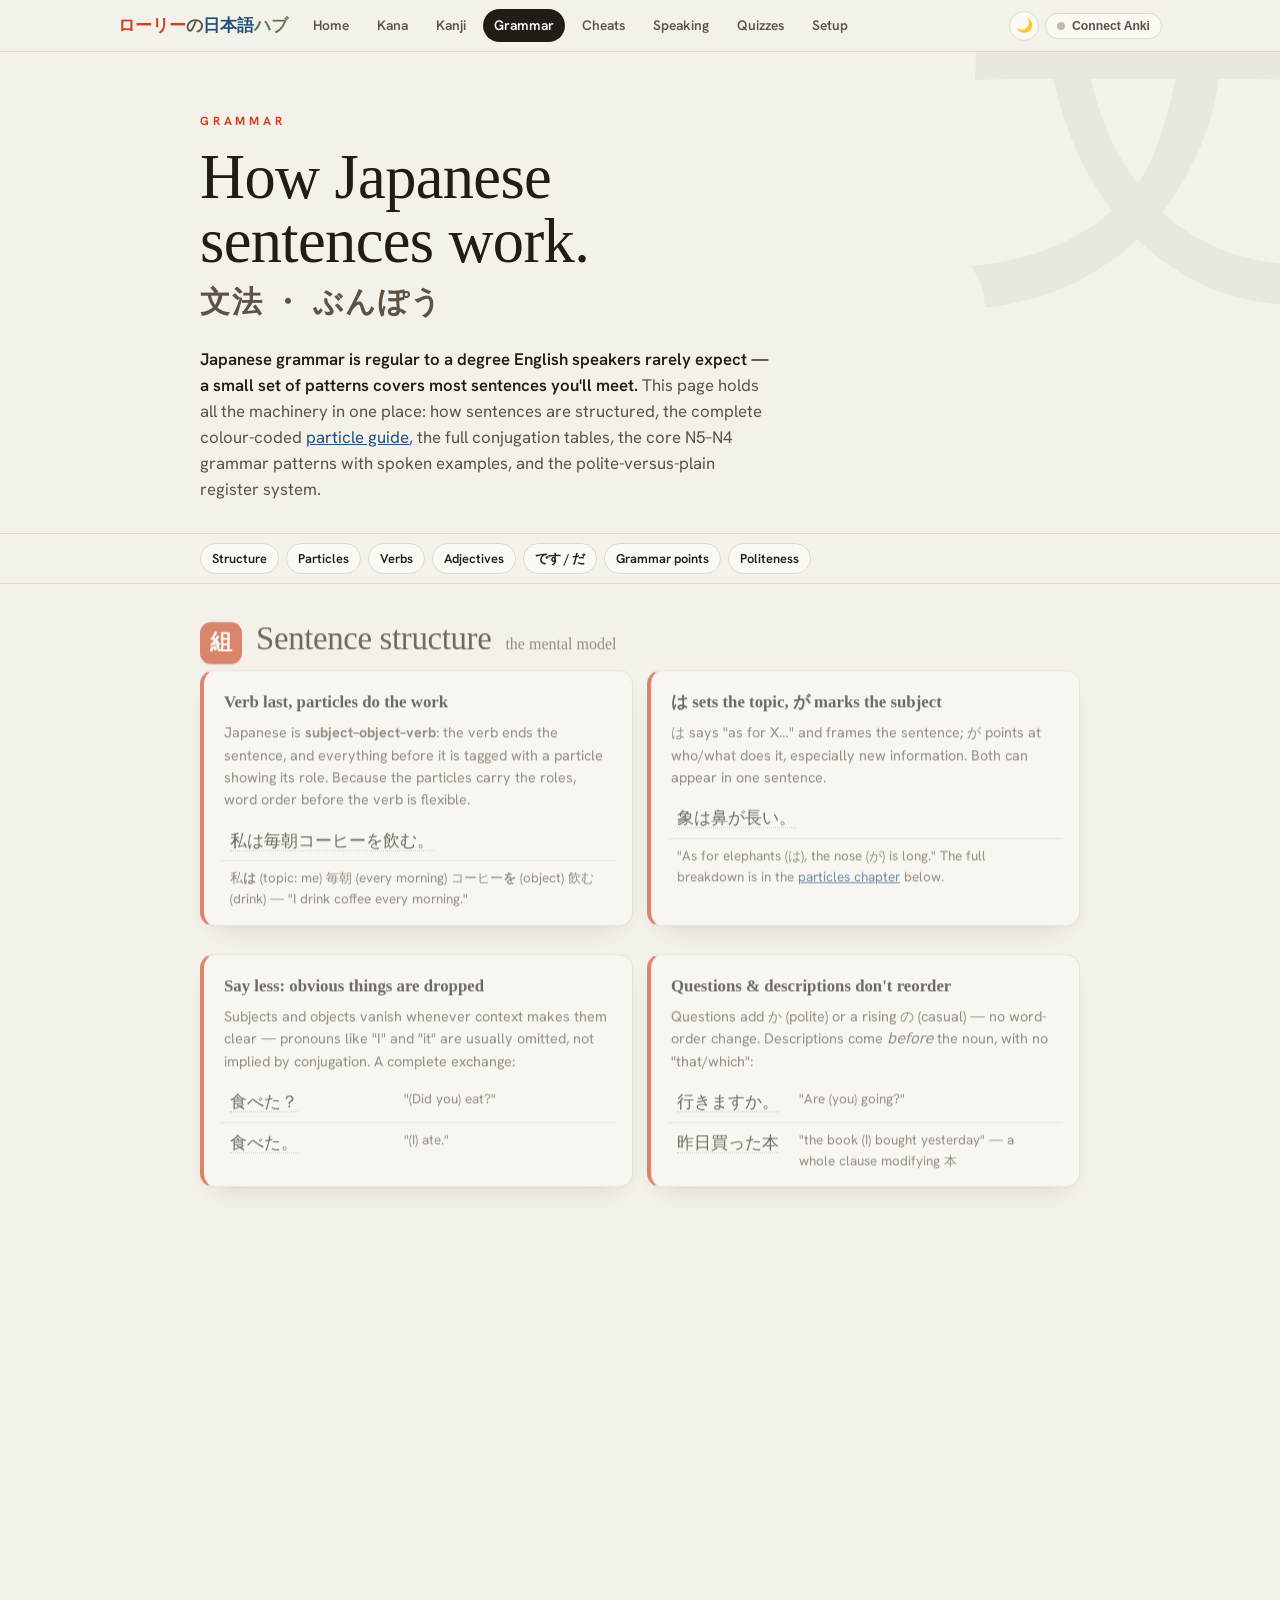
<file: particles.html>
<!DOCTYPE html>
<html lang="en">
<head>
<meta charset="UTF-8">
<meta name="viewport" content="width=device-width, initial-scale=1.0">
<title>Particles — moved to the Grammar page</title>
<meta http-equiv="refresh" content="0;url=grammar.html#particles">
<link rel="canonical" href="grammar.html#particles">
<link rel="stylesheet" href="assets/theme.css">
<script src="assets/theme.js"></script>
</head>
<body>
<main class="wrap" style="padding-top:60px">
  <p>The particle guide now lives inside the Grammar page.
  <a href="grammar.html#particles">Continue to Grammar → Particles</a>.</p>
</main>
</body>
</html>
</file>
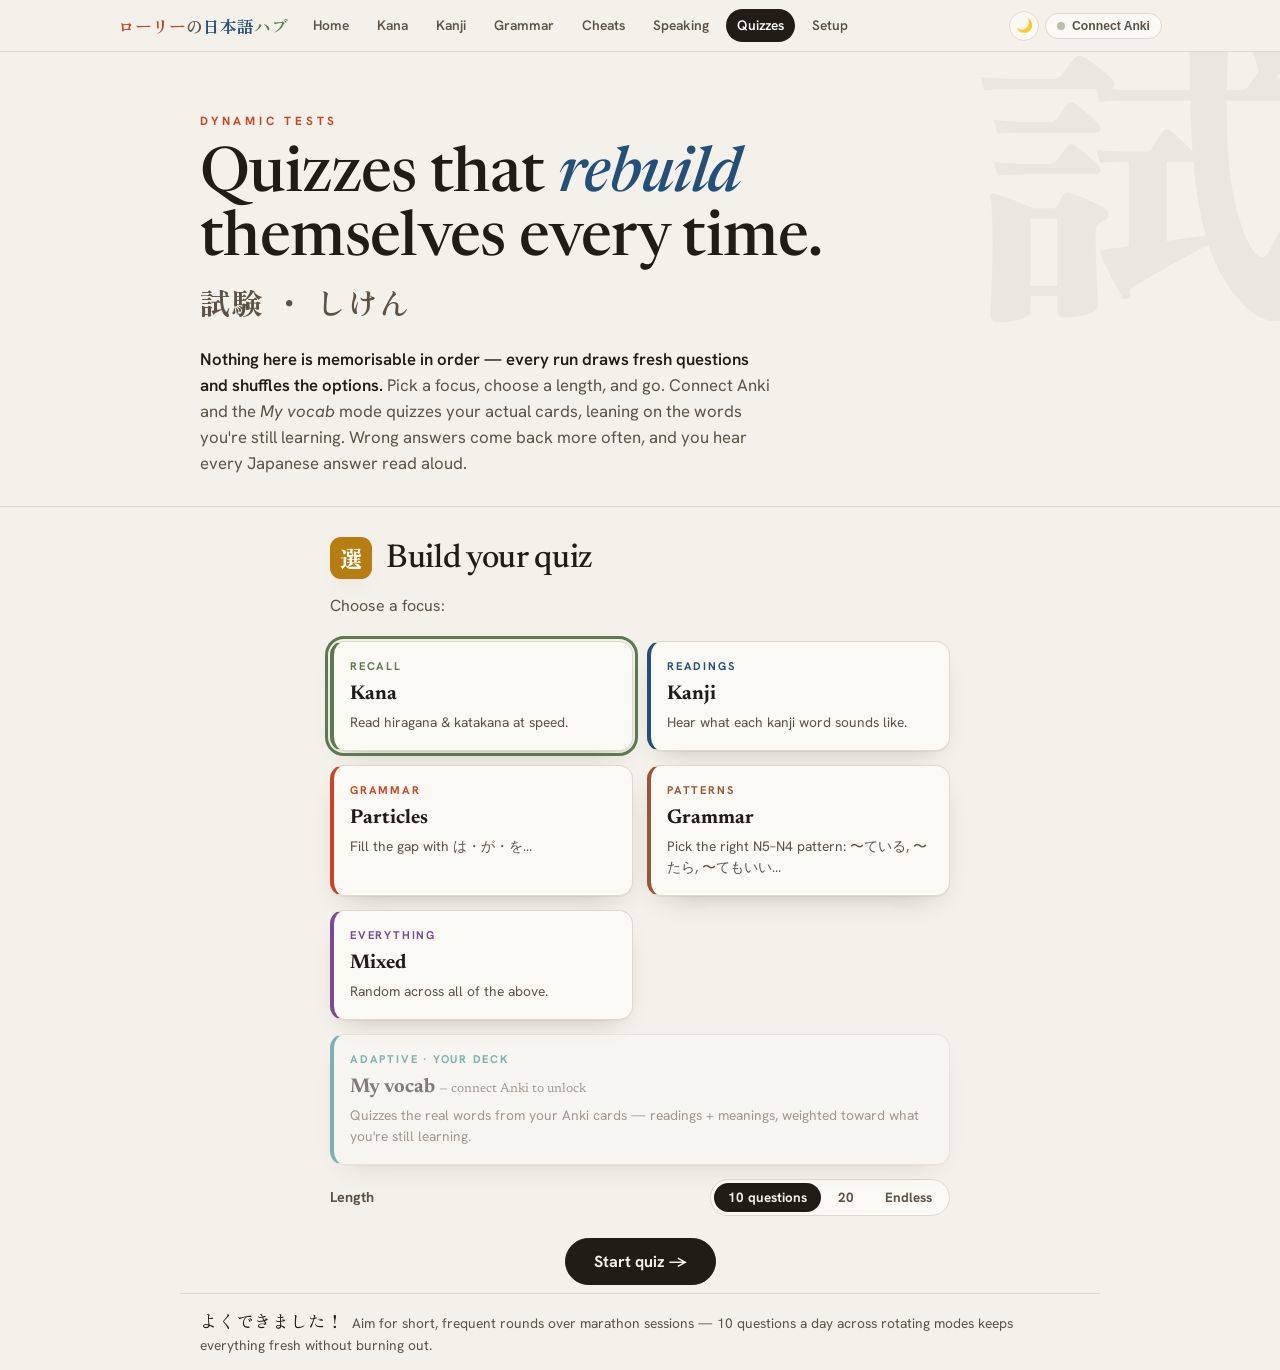
<file: quizzes.html>
<!DOCTYPE html>
<html lang="en">
<head>
<meta charset="UTF-8">
<meta name="viewport" content="width=device-width, initial-scale=1.0">
<title>Quizzes — 試験 — ローリーの日本語ハブ</title>
<link rel="stylesheet" href="assets/theme.css">
<script src="assets/theme.js"></script>
<style>
  .setup{max-width:620px;margin:0 auto;}
  .setup .row{display:flex;gap:10px;flex-wrap:wrap;align-items:center;justify-content:space-between;margin:14px 0;}
  .setup .row > span{font-weight:700;color:var(--ink-soft);font-size:.9rem;}
  .result-big{font-family:"Newsreader",serif;font-size:4rem;line-height:1;text-align:center;margin:6px 0;}
  .miss{display:flex;gap:10px;align-items:center;background:var(--paper);border:1px solid var(--line);border-radius:10px;padding:9px 12px;margin-bottom:8px;}
  .miss .q{flex:1;font-size:.92rem;}
  .miss .a{font-weight:700;color:var(--ok);}
  .modecard{cursor:pointer;}
  .modecard.sel{outline:3px solid var(--accent);outline-offset:2px;}
</style>
</head>
<body>

<nav class="topnav">
  <div class="topnav-inner">
    <a class="brand" href="index.html" style="gap:0"><span style="color:var(--shu)">ローリー</span><span style="color:var(--ink-soft)">の</span><span style="color:var(--aiiro)">日本語</span><span style="color:var(--take)">ハブ</span></a>
    <a class="tab" href="index.html">Home</a>
    <a class="tab" href="kana.html">Kana</a>    <a class="tab" href="kanji.html">Kanji</a>
    <a class="tab" href="grammar.html">Grammar</a>
    <a class="tab" href="cheatsheets.html">Cheats</a>
    <a class="tab" href="speaking.html">Speaking</a>
    <a class="tab active" href="quizzes.html">Quizzes</a>
    <a class="tab" href="setup.html">Setup</a>
    <span class="spacer"></span>
    <span id="migContainer"></span>
  </div>
</nav>

<header class="hero">
  <div class="kana-ghost" aria-hidden="true">試</div>
  <div class="wrap">
    <p class="eyebrow">Dynamic tests</p>
    <h1>Quizzes that <em>rebuild</em><br>themselves every time.</h1>
    <p class="jp-title">試験 ・ しけん</p>
    <p class="lede"><strong>Nothing here is memorisable in order — every run draws fresh questions and shuffles the options.</strong> Pick a focus, choose a length, and go. Connect Anki and the <em>My vocab</em> mode quizzes your actual cards, leaning on the words you're still learning. Wrong answers come back more often, and you hear every Japanese answer read aloud.</p>
  </div>
</header>

<main class="wrap">

  <!-- SETUP -->
  <section class="group" id="setupView" style="--accent:var(--yamabuki);padding-top:28px">
    <div class="setup">
      <div class="ghead"><span class="tag" style="background:var(--yamabuki)">選</span><h2>Build your quiz</h2></div>
      <p class="gintro">Choose a focus:</p>
      <div class="grid" style="grid-template-columns:1fr 1fr" id="modeGrid">
        <div class="card modecard sel" data-mode="kana" style="--accent:var(--take)"><div class="nc-kicker" style="color:var(--take);font-size:.7rem;letter-spacing:.16em;text-transform:uppercase;font-weight:700">Recall</div><h3 class="serif" style="margin:4px 0 2px;font-size:1.25rem">Kana</h3><p style="margin:0;font-size:.86rem;color:var(--ink-soft)">Read hiragana &amp; katakana at speed.</p></div>
        <div class="card modecard" data-mode="kanji" style="--accent:var(--aiiro)"><div class="nc-kicker" style="color:var(--aiiro);font-size:.7rem;letter-spacing:.16em;text-transform:uppercase;font-weight:700">Readings</div><h3 class="serif" style="margin:4px 0 2px;font-size:1.25rem">Kanji</h3><p style="margin:0;font-size:.86rem;color:var(--ink-soft)">Hear what each kanji word sounds like.</p></div>
        <div class="card modecard" data-mode="particles" style="--accent:var(--shu)"><div class="nc-kicker" style="color:var(--shu);font-size:.7rem;letter-spacing:.16em;text-transform:uppercase;font-weight:700">Grammar</div><h3 class="serif" style="margin:4px 0 2px;font-size:1.25rem">Particles</h3><p style="margin:0;font-size:.86rem;color:var(--ink-soft)">Fill the gap with は・が・を…</p></div>
        <div class="card modecard" data-mode="grammar" style="--accent:var(--renga)"><div class="nc-kicker" style="color:var(--renga);font-size:.7rem;letter-spacing:.16em;text-transform:uppercase;font-weight:700">Patterns</div><h3 class="serif" style="margin:4px 0 2px;font-size:1.25rem">Grammar</h3><p style="margin:0;font-size:.86rem;color:var(--ink-soft)">Pick the right N5–N4 pattern: 〜ている, 〜たら, 〜てもいい…</p></div>
        <div class="card modecard" data-mode="mixed" style="--accent:var(--murasaki)"><div class="nc-kicker" style="color:var(--murasaki);font-size:.7rem;letter-spacing:.16em;text-transform:uppercase;font-weight:700">Everything</div><h3 class="serif" style="margin:4px 0 2px;font-size:1.25rem">Mixed</h3><p style="margin:0;font-size:.86rem;color:var(--ink-soft)">Random across all of the above.</p></div>
        <div class="card modecard" data-mode="vocab" id="vocabCard" style="--accent:var(--asagi);grid-column:1/-1;opacity:.55"><div class="nc-kicker" style="color:var(--asagi);font-size:.7rem;letter-spacing:.16em;text-transform:uppercase;font-weight:700">Adaptive · your deck</div><h3 class="serif" style="margin:4px 0 2px;font-size:1.25rem">My vocab <span id="vocabBadge" style="font-size:.8rem;font-weight:400;color:var(--ink-soft)">— connect Anki to unlock</span></h3><p style="margin:0;font-size:.86rem;color:var(--ink-soft)">Quizzes the real words from your Anki cards — readings + meanings, weighted toward what you're still learning.</p></div>
      </div>

      <div class="row"><span>Length</span>
        <div class="seg" id="lenSeg">
          <button data-n="10" class="active">10 questions</button>
          <button data-n="20">20</button>
          <button data-n="0">Endless</button>
        </div>
      </div>
      <div class="row" id="knownRow" style="display:none"><span>Anki focus</span>
        <label class="btn ghost" style="cursor:pointer;user-select:none"><input type="checkbox" id="useKnown" style="margin-right:8px">Kanji mode: only kanji in my deck</label>
      </div>
      <div style="text-align:center;margin-top:22px">
        <button class="btn primary" id="startBtn" style="font-size:1rem;padding:12px 28px">Start quiz →</button>
      </div>
    </div>
  </section>

  <!-- QUIZ -->
  <section class="group" id="quizView" style="--accent:var(--yamabuki);display:none;padding-top:28px">
    <div class="quiz-card" style="--accent:var(--yamabuki)">
      <div class="quiz-bar">
        <div class="progress"><i id="qProg" style="width:0%"></i></div>
        <div class="score" id="qScore">0 / 0</div>
      </div>
      <div class="quiz-prompt">
        <div class="label" id="qLabel">—</div>
        <div class="big" id="qPrompt">—</div>
        <div class="sub" id="qSub"></div>
        <button class="spk" id="qSpeak" style="--accent:var(--yamabuki);display:none">🔊</button>
      </div>
      <div class="opts" id="qOpts"></div>
      <div class="feedback" id="qFeedback"></div>
      <div style="text-align:center;margin-top:14px"><button class="btn accent" id="qNextBtn" style="--accent:var(--yamabuki);display:none">Next →</button></div>
      <div style="text-align:center;margin-top:12px"><button class="btn ghost" id="quitBtn">End quiz</button></div>
    </div>
  </section>

  <!-- RESULTS -->
  <section class="group" id="resultView" style="--accent:var(--yamabuki);display:none;padding-top:28px">
    <div class="quiz-card" style="--accent:var(--yamabuki)">
      <div class="quiz-prompt" style="margin-bottom:8px">
        <div class="label">Result</div>
        <div class="result-big" id="rPct">—</div>
        <div class="sub" id="rLine"></div>
      </div>
      <div id="rMisses" style="margin-top:14px"></div>
      <div style="display:flex;gap:10px;justify-content:center;margin-top:20px;flex-wrap:wrap">
        <button class="btn accent" id="againBtn" style="--accent:var(--yamabuki)">Same again</button>
        <button class="btn ghost" id="newBtn">New quiz</button>
      </div>
    </div>
  </section>

</main>

<footer class="wrap">
  <p><span class="jp">よくできました！</span> &nbsp;Aim for short, frequent rounds over marathon sessions — 10 questions a day across rotating modes keeps everything fresh without burning out.</p>
</footer>

<script src="assets/audio.js"></script>
<script src="assets/anki.js"></script>
<script src="assets/kana-data.js"></script>
<script src="assets/kanji-data.js"></script>
<script src="assets/particle-quiz-data.js"></script>
<script src="assets/grammar-data.js"></script>
<script>
  AnkiData.initPill(document.getElementById('migContainer'));

  let mode='kana', length=10, useKnown=false;
  let queue=[], idx=0, right=0, total=0, misses=[];

  // ---- mode / length selectors ----
  document.getElementById('modeGrid').addEventListener('click',e=>{
    const c=e.target.closest('.modecard'); if(!c) return;
    if(c.dataset.mode==='vocab' && !vocabReady()){ alert('Connect Anki first (and make sure your cards have readings) to use My vocab.'); return; }
    document.querySelectorAll('.modecard').forEach(x=>x.classList.remove('sel'));
    c.classList.add('sel'); mode=c.dataset.mode;
  });
  document.getElementById('lenSeg').addEventListener('click',e=>{
    const b=e.target.closest('button'); if(!b) return;
    [...e.currentTarget.children].forEach(x=>x.classList.remove('active'));
    b.classList.add('active'); length=parseInt(b.dataset.n);
  });
  document.getElementById('useKnown').addEventListener('change',e=>useKnown=e.target.checked);
  function vocabReady(){ return AnkiData.words().some(w=>w.r); }
  function refreshMig(){
    const on=AnkiData.connected();
    document.getElementById('knownRow').style.display=on?'flex':'none';
    const card=document.getElementById('vocabCard'), badge=document.getElementById('vocabBadge');
    if(vocabReady()){
      const d=AnkiData.get();
      card.style.opacity='1';
      badge.textContent='— '+d.words.filter(w=>w.r).length+' words ready';
    } else {
      card.style.opacity='.55';
      badge.textContent='— connect Anki to unlock';
      if(mode==='vocab'){ mode='kana'; document.querySelectorAll('.modecard').forEach(x=>x.classList.toggle('sel',x.dataset.mode==='kana')); }
    }
  }
  AnkiData.onChange(refreshMig); refreshMig();

  const rnd=a=>a[Math.floor(Math.random()*a.length)];
  const shuffle=a=>a.slice().sort(()=>Math.random()-0.5);
  function distinct(arr,n,exclude,key){
    const out=[],used=new Set(exclude);
    let guard=0;
    while(out.length<n && guard++<400){ const x=rnd(arr); const k=key(x); if(!used.has(k)){used.add(k);out.push(x);} }
    return out;
  }

  // ---- question generators ----
  function qKana(){
    const base=KANA.drill.hiragana.concat(KANA.drill.katakana,KANA.drill.hiraDaku,KANA.drill.kataDaku);
    const c=rnd(base);
    const ds=distinct(base,3,[c.romaji],x=>x.romaji);
    return {label:'What sound is this?', prompt:c.kana, promptJP:true, sub:'',
      speak:c.kana, options:shuffle([c,...ds].map(x=>({text:x.romaji}))), answer:c.romaji,
      explain:'<span class="jp">'+c.kana+'</span> = '+c.romaji};
  }
  function qKanji(){
    let arr=KANJI.list.slice();
    if(useKnown && AnkiData.connected()){ const d=AnkiData.get(); const f=arr.filter(x=>d.kanji.has(x.k)); if(f.length>=4) arr=f; }
    const c=rnd(arr);
    const ds=distinct(arr,3,[c.ex.r],x=>x.ex.r);
    return {label:'How is this read?', prompt:c.ex.w, promptJP:true, sub:c.ex.m,
      speak:c.ex.r, options:shuffle([c,...ds].map(x=>({text:x.ex.r,jp:true}))), answer:c.ex.r,
      explain:'<span class="jp">'+c.ex.w+'</span> = '+c.ex.r+' ('+c.ex.m+')'};
  }
  function qVocab(){
    const all=AnkiData.words().filter(w=>w.r);
    // weight toward "learning" words (2×); fall back to all
    const bag=[]; all.forEach(w=>{ bag.push(w); if(w.status!=='known') bag.push(w); });
    const c=rnd(bag.length?bag:all);
    const ds=distinct(all.length>=4?all:KANJI.list.map(k=>({r:k.ex.r})),3,[c.r],x=>x.r);
    const askMeaning = c.m && Math.random()<0.4;
    if(askMeaning){
      // word → meaning (multiple choice from other meanings)
      const pool=all.filter(w=>w.m);
      const dm=distinct(pool.length>=4?pool:all,3,[c.m],x=>x.m||x.r);
      return {label:'What does it mean?', prompt:c.w, promptJP:true, sub:c.r,
        speak:c.r, options:shuffle([c,...dm].map(x=>({text:(x.m||'—')}))), answer:c.m,
        explain:'<span class="jp">'+c.w+'</span> ('+c.r+') = '+c.m};
    }
    return {label:'How is this read?', prompt:c.w, promptJP:true, sub:c.m||'',
      speak:c.r, options:shuffle([c,...ds].map(x=>({text:x.r,jp:true}))), answer:c.r,
      explain:'<span class="jp">'+c.w+'</span> = '+c.r+(c.m?' ('+c.m+')':'')};
  }
  function qParticle(){
    const c=rnd(PARTICLE_Q);
    return {label:'Fill the gap', prompt:c.jp.replace('＿','<u style="text-decoration-color:var(--shu);text-underline-offset:5px">＿</u>'), promptJP:true, promptHTML:true, sub:c.en,
      speak:c.full, options:shuffle(c.options.map(o=>({text:o,jp:true}))), answer:c.answer,
      explain:c.why+'  →  <span class="jp">'+c.full+'</span>'};
  }
  function qGrammar(){
    const c=rnd(GRAMMAR.quiz);
    return {label:'Complete the pattern', prompt:c.jp.replace('＿＿','<u style="text-decoration-color:var(--renga);text-underline-offset:5px">＿＿</u>'), promptJP:true, promptHTML:true, sub:c.en,
      speak:c.say||c.full, options:shuffle(c.options.map(o=>({text:o,jp:true}))), answer:c.answer,
      explain:c.why+'  →  <span class="jp">'+c.full+'</span>'};
  }
  function genOne(){
    if(mode==='kana') return qKana();
    if(mode==='kanji') return qKanji();
    if(mode==='particles') return qParticle();
    if(mode==='grammar') return qGrammar();
    if(mode==='vocab') return qVocab();
    const gens=[qKana,qKanji,qParticle,qGrammar]; if(vocabReady()) gens.push(qVocab);
    return rnd(gens)();
  }

  // ---- flow ----
  function show(view){ ['setupView','quizView','resultView'].forEach(v=>document.getElementById(v).style.display=v===view?'':'none'); }
  function start(){
    idx=0;right=0;total=0;misses=[];
    const n = length===0?9999:length;
    queue=[]; for(let i=0;i<Math.min(n, length===0?40:n);i++) queue.push(null); // lazily generated
    endless = length===0;
    show('quizView'); nextQ();
  }
  let endless=false, cur=null;
  function nextQ(){
    if(!endless && idx>=length){ return finish(); }
    cur=genOne();
    document.getElementById('qLabel').textContent=cur.label;
    const p=document.getElementById('qPrompt');
    if(cur.promptHTML) p.innerHTML=cur.prompt; else p.textContent=cur.prompt;
    p.classList.toggle('jp', !!cur.promptJP);
    p.style.fontSize = (cur.label==='Fill the gap'||cur.label==='Complete the pattern') ? 'clamp(1.6rem,7vw,2.6rem)' : '';
    document.getElementById('qSub').textContent=cur.sub||'';
    const sp=document.getElementById('qSpeak'); sp.style.display='none';
    const host=document.getElementById('qOpts'); host.innerHTML='';
    cur.options.forEach(o=>{
      const b=document.createElement('button'); b.className='opt'+(o.jp?' jp':''); b.textContent=o.text;
      b.addEventListener('click',()=>choose(b,o.text)); host.appendChild(b);
    });
    document.getElementById('qFeedback').textContent=''; document.getElementById('qFeedback').className='feedback';
    document.getElementById('qNextBtn').style.display='none';
    updateBar(idx+1);
  }
  function choose(btn,text){
    const ok=text===cur.answer; total++; if(ok)right++; else misses.push(cur);
    [...document.getElementById('qOpts').children].forEach(b=>{b.disabled=true; if(b.textContent===cur.answer) b.classList.add('correct');});
    if(!ok) btn.classList.add('wrong');
    const fb=document.getElementById('qFeedback');
    fb.innerHTML=(ok?'正解！ ':'')+cur.explain; fb.className='feedback '+(ok?'ok':'bad');
    if(cur.speak){ const sp=document.getElementById('qSpeak'); sp.style.display=''; sp.onclick=()=>JPAudio.button(cur.speak,sp); JPAudio.speak(cur.speak); }
    idx++; updateBar(idx);
    const nb=document.getElementById('qNextBtn');
    nb.textContent = (!endless && idx>=length) ? 'See results →' : 'Next →';
    nb.style.display=''; nb.focus();
  }
  function updateBar(num){
    const cap = endless ? '∞' : length;
    document.getElementById('qScore').textContent=num+' / '+cap+' · '+right+' ✓';
    const pct = endless ? (total?right/total*100:0) : (idx/length*100);
    document.getElementById('qProg').style.width=pct+'%';
  }
  function finish(){
    show('resultView');
    const pct = total?Math.round(right/total*100):0;
    document.getElementById('rPct').textContent=pct+'%';
    document.getElementById('rLine').textContent=right+' of '+total+' correct'+(pct>=90?' — excellent!':pct>=70?' — solid.':pct>=50?' — keep going.':' — worth another round.');
    const host=document.getElementById('rMisses');
    if(misses.length){
      host.innerHTML='<div style="font-weight:700;font-size:.85rem;color:var(--ink-soft);margin:6px 0 10px">Review these '+misses.length+':</div>';
      misses.slice(0,12).forEach(m=>{
        const d=document.createElement('div'); d.className='miss';
        d.innerHTML='<div class="q">'+(m.promptHTML?m.prompt:'<span class="'+(m.promptJP?'jp':'')+'">'+m.prompt+'</span>')+' → <span class="a">'+m.answer+'</span></div>';
        const b=JPAudio.makeBtn(m.speak||m.answer,'sm'); d.appendChild(b);
        host.appendChild(d);
      });
    } else host.innerHTML='<p class="note" style="--accent:var(--ok);color:var(--ok)">Perfect round — nothing to review. 🎌</p>';
  }
  document.getElementById('qNextBtn').addEventListener('click',nextQ);
  document.getElementById('startBtn').addEventListener('click',start);
  document.getElementById('quitBtn').addEventListener('click',finish);
  document.getElementById('againBtn').addEventListener('click',start);
  document.getElementById('newBtn').addEventListener('click',()=>show('setupView'));
</script>
</body>
</html>
</file>
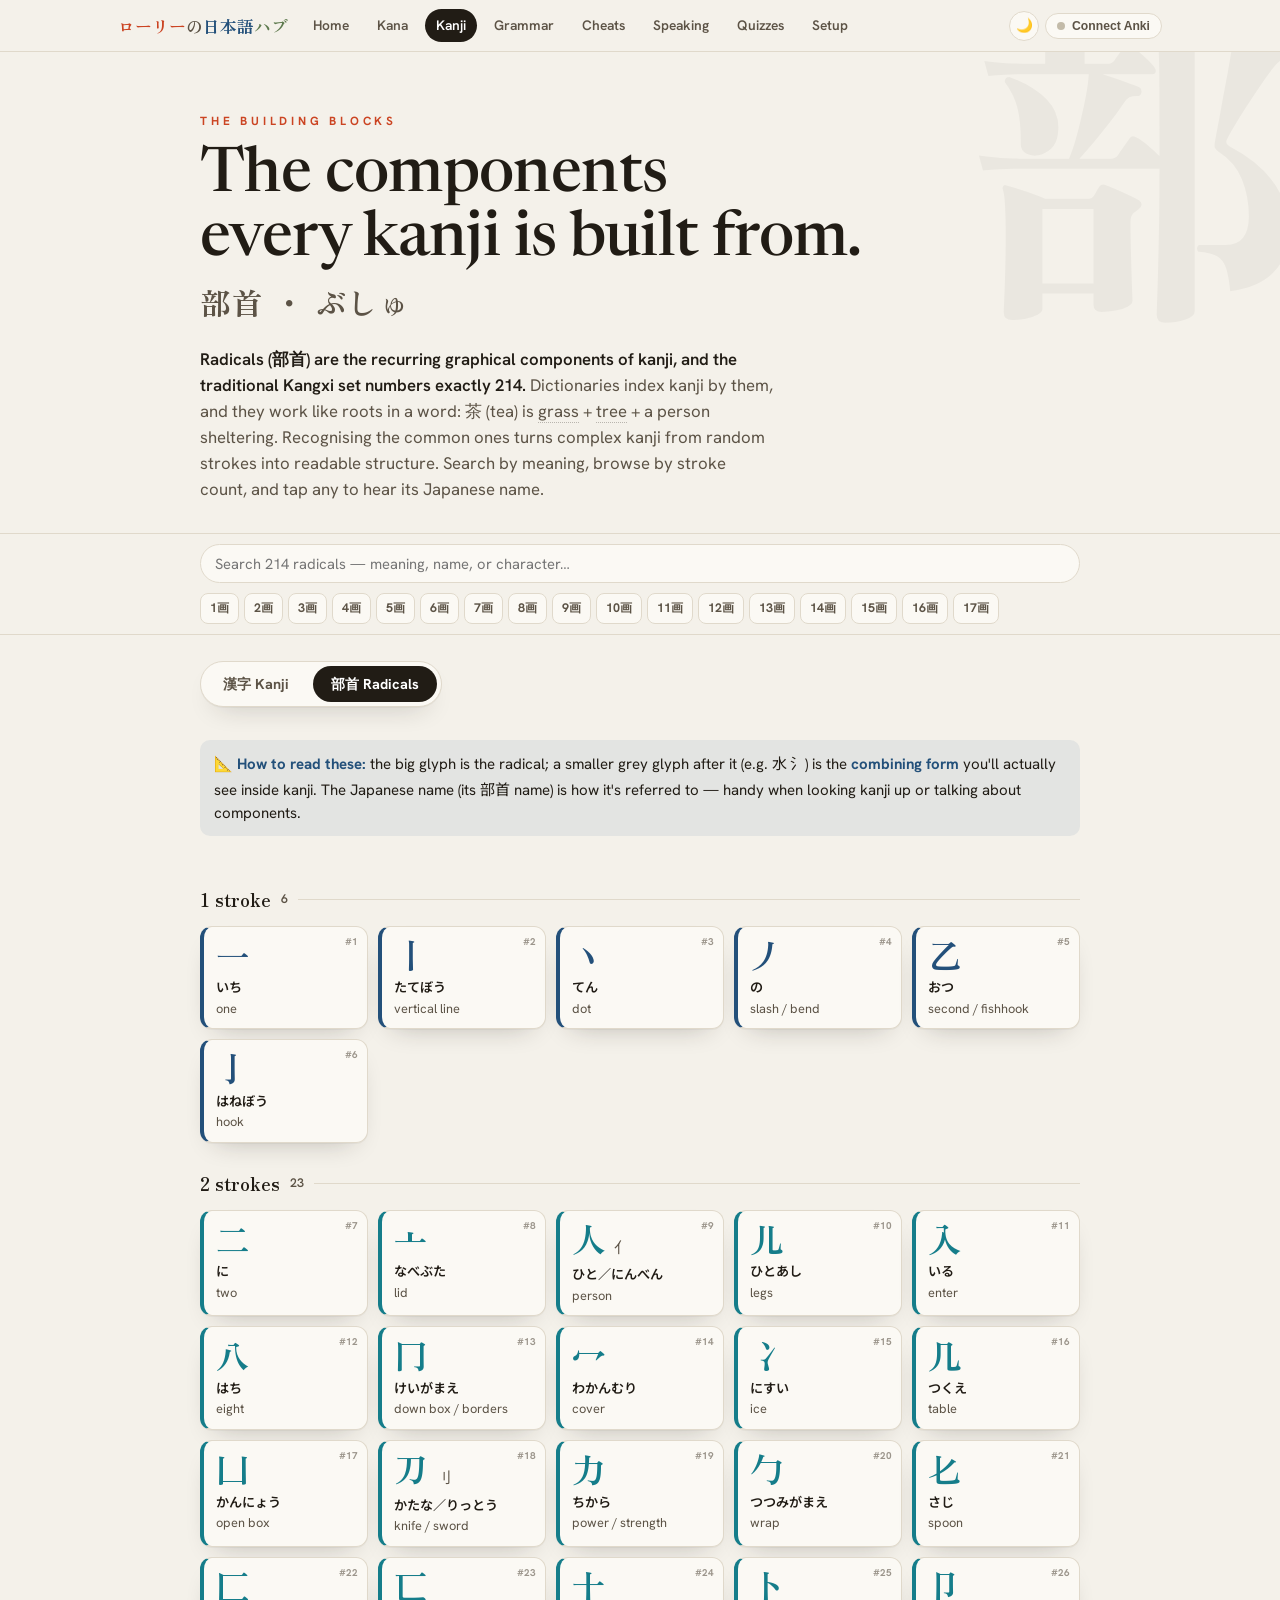
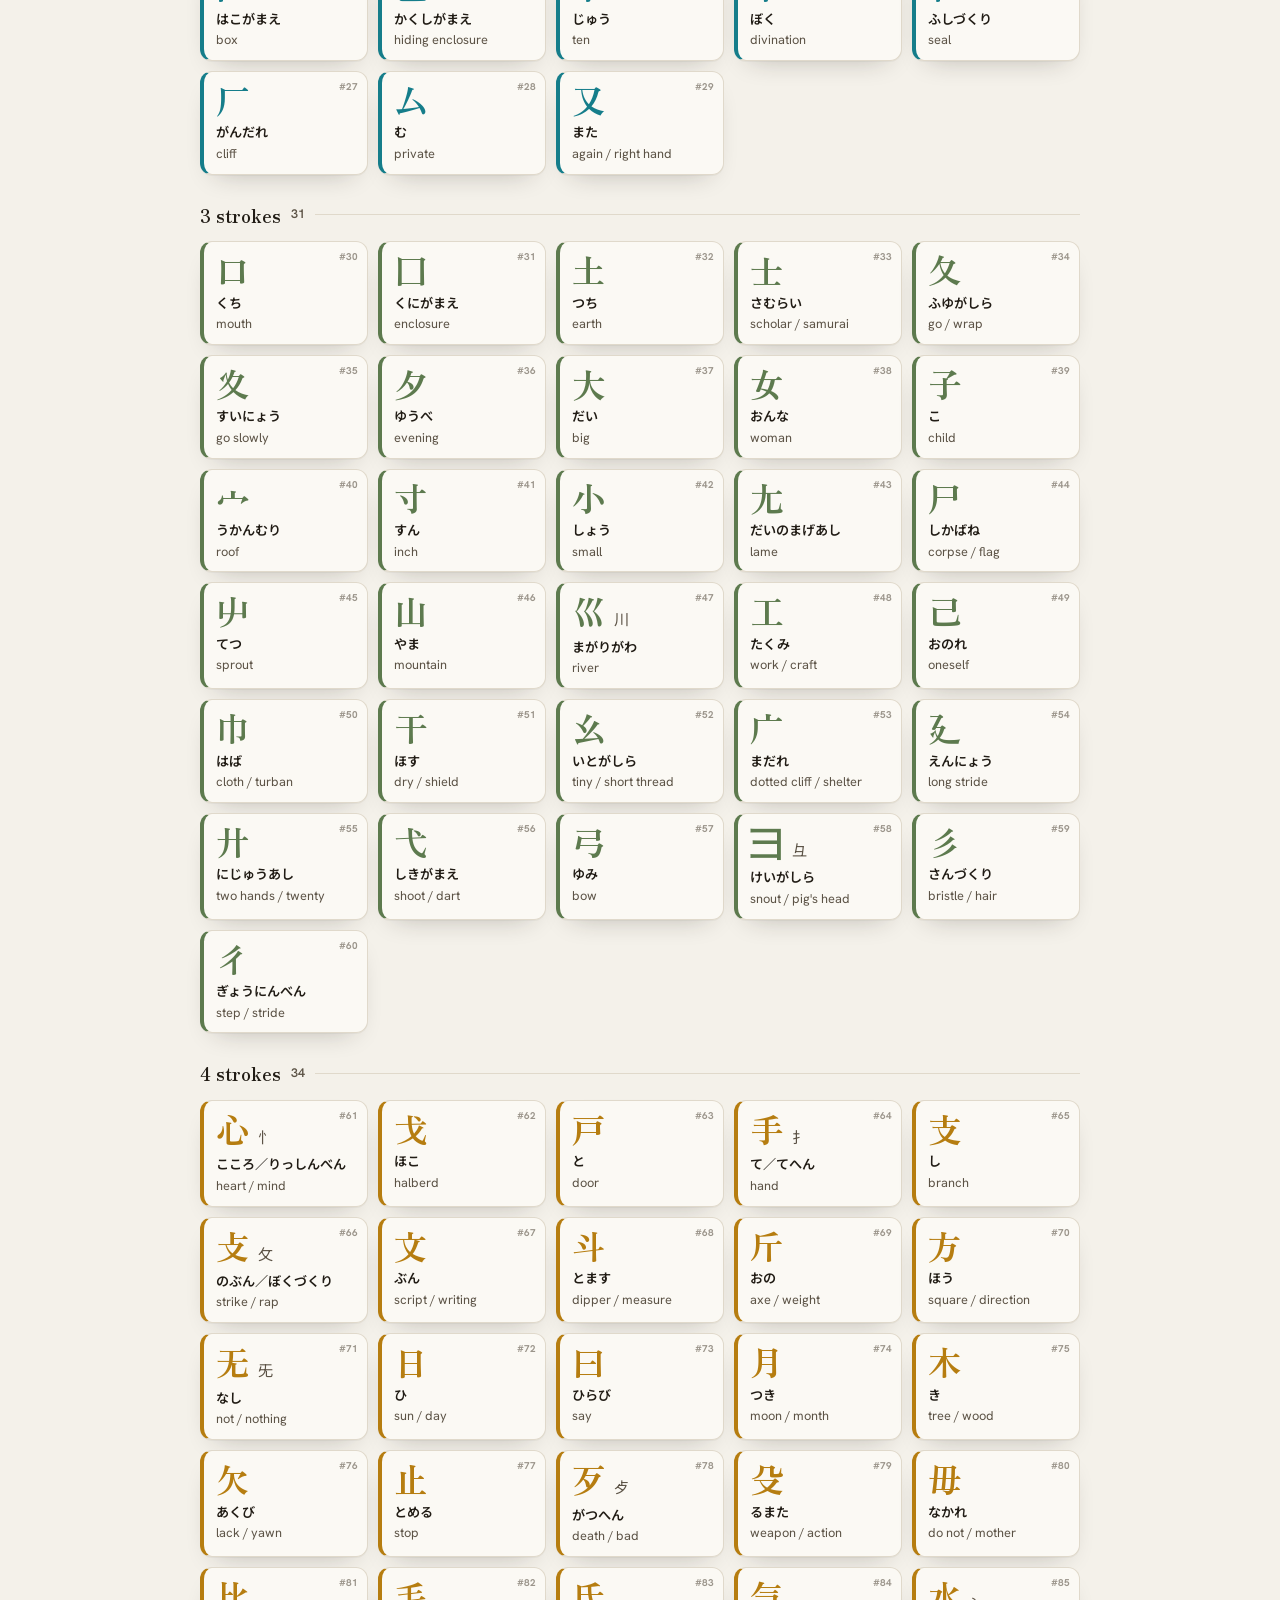
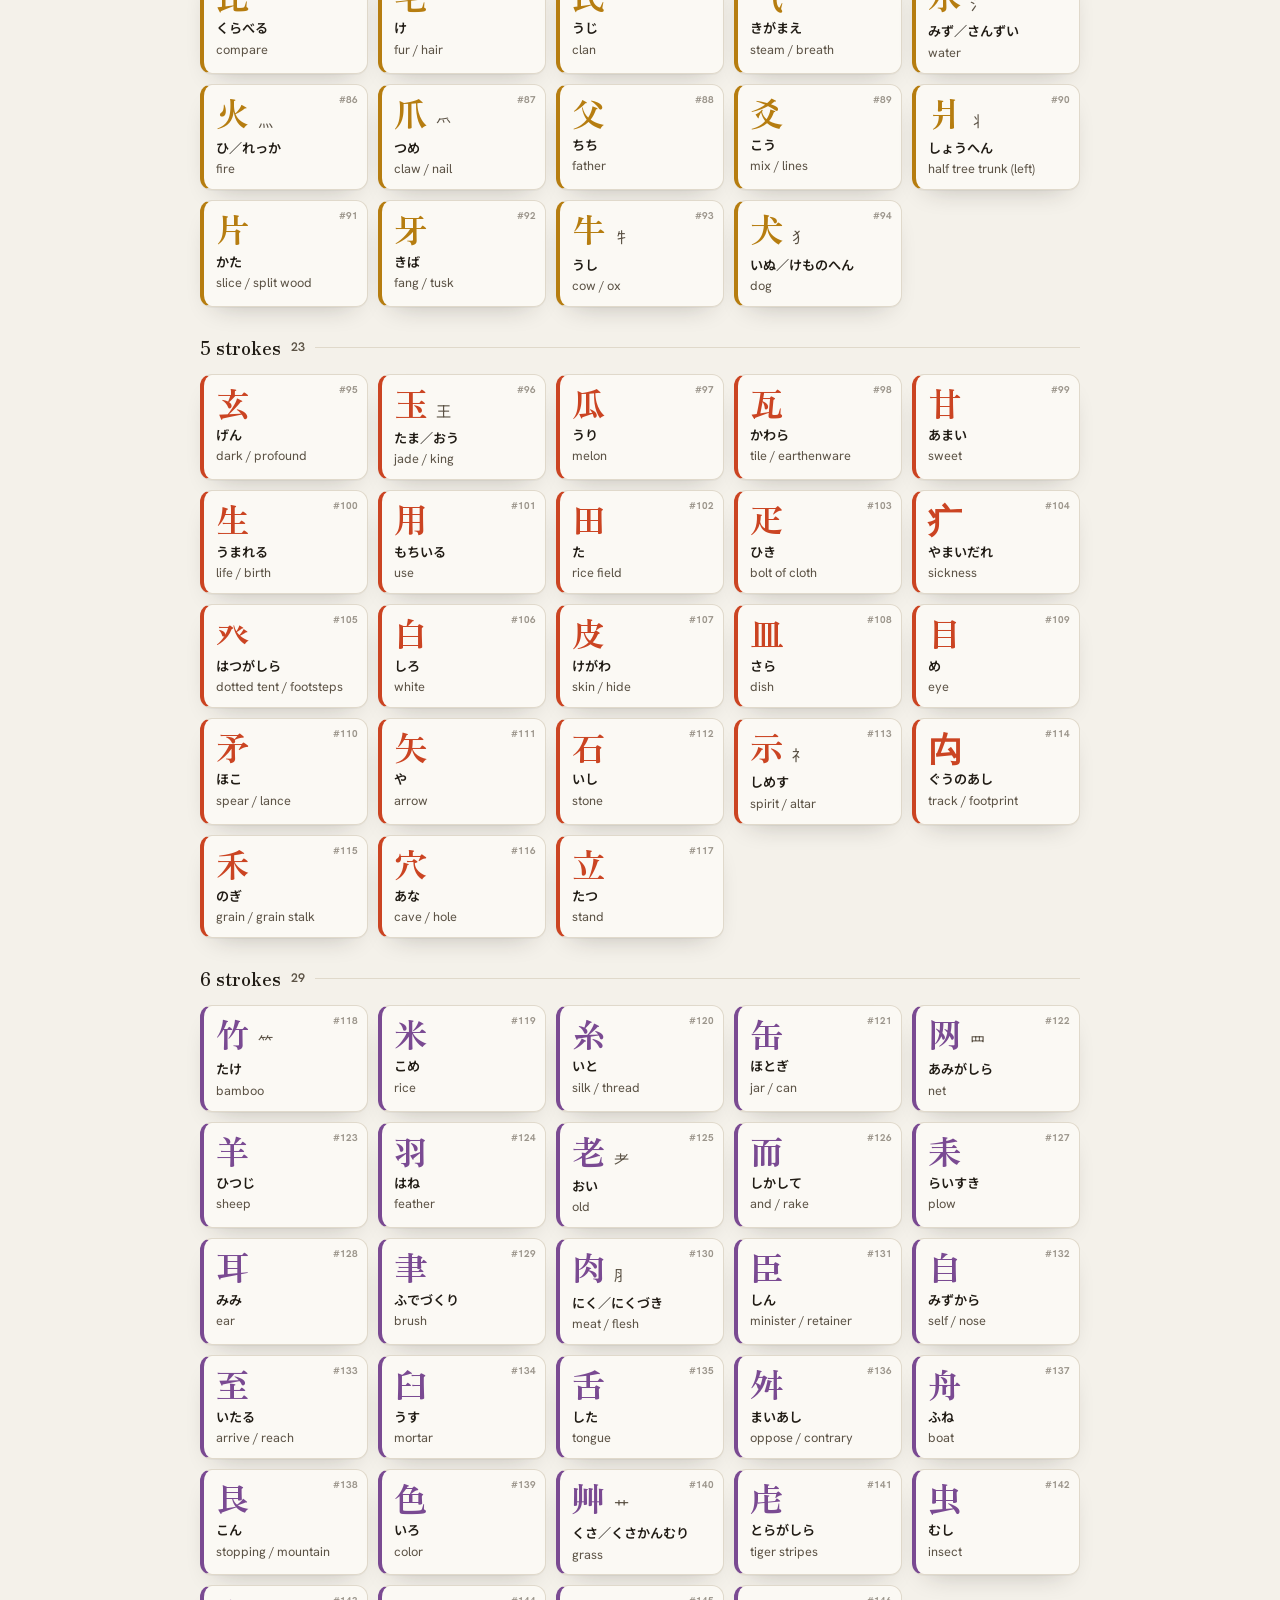
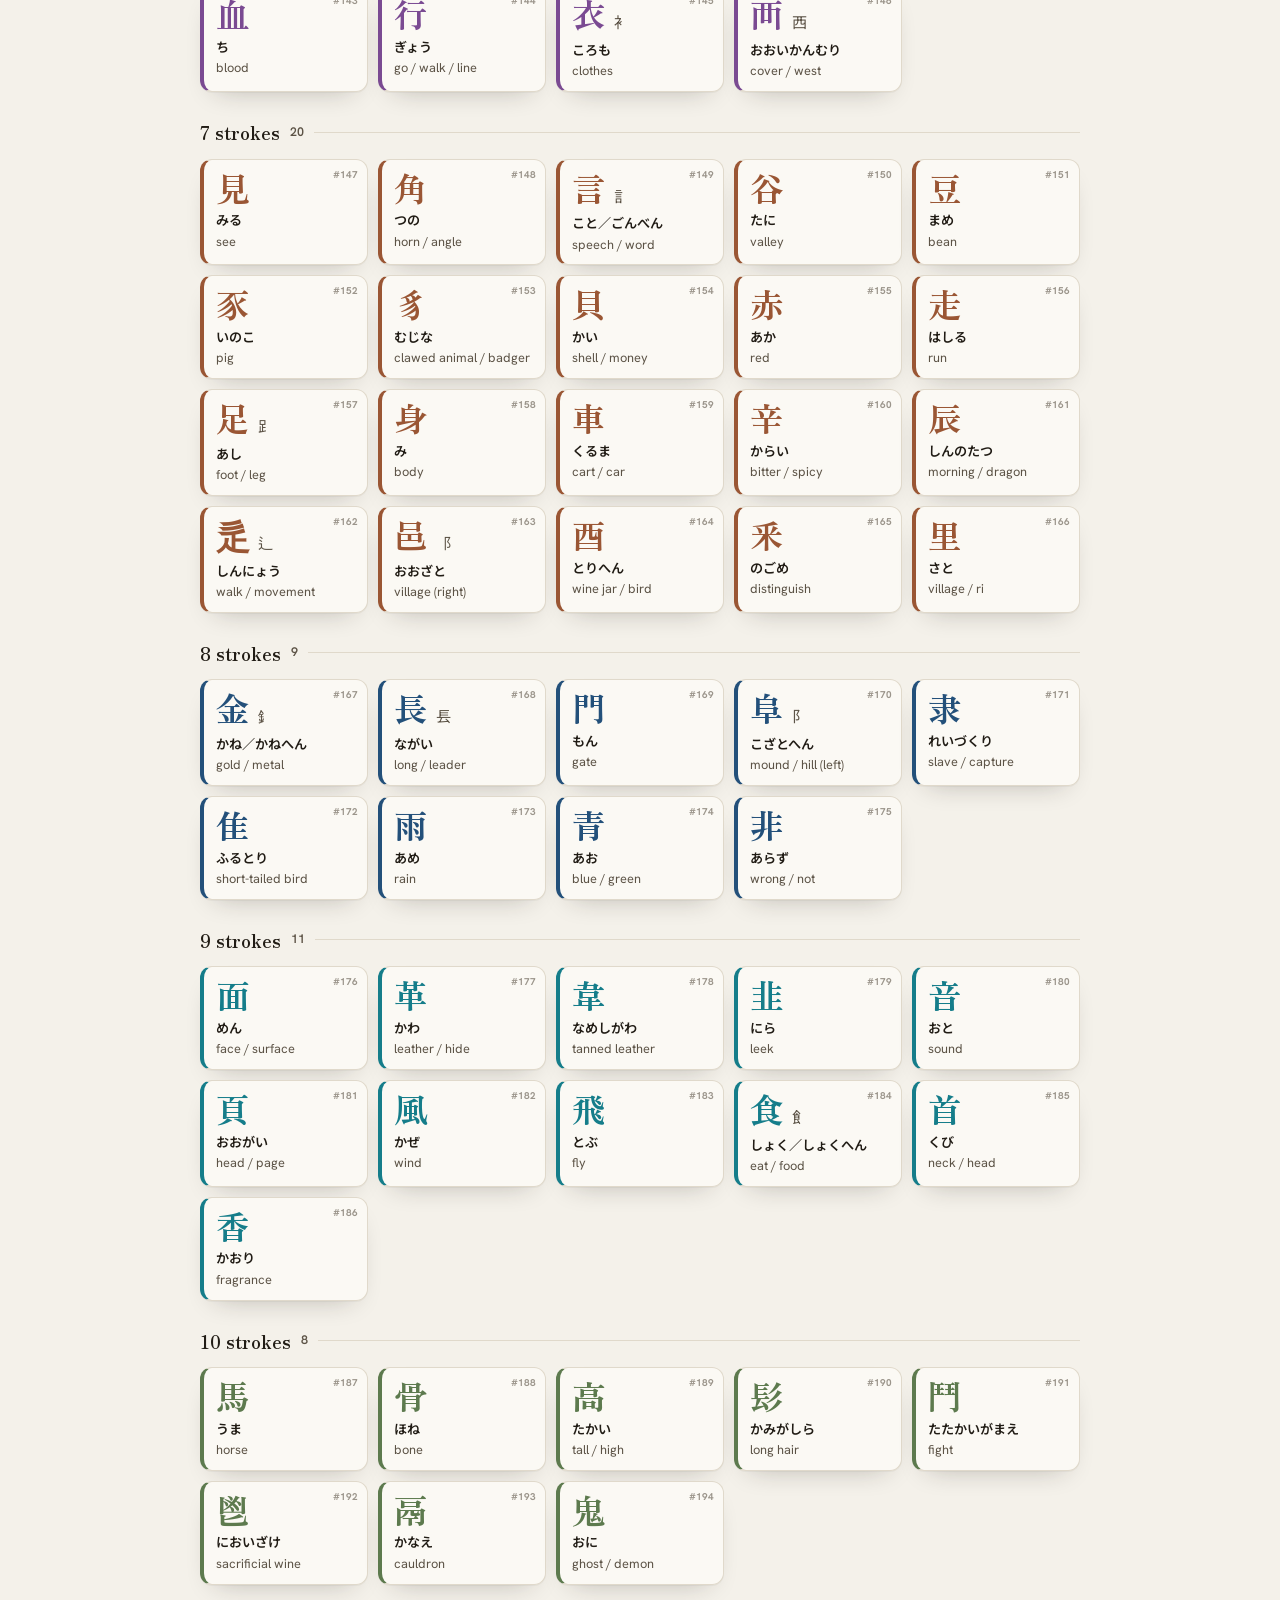
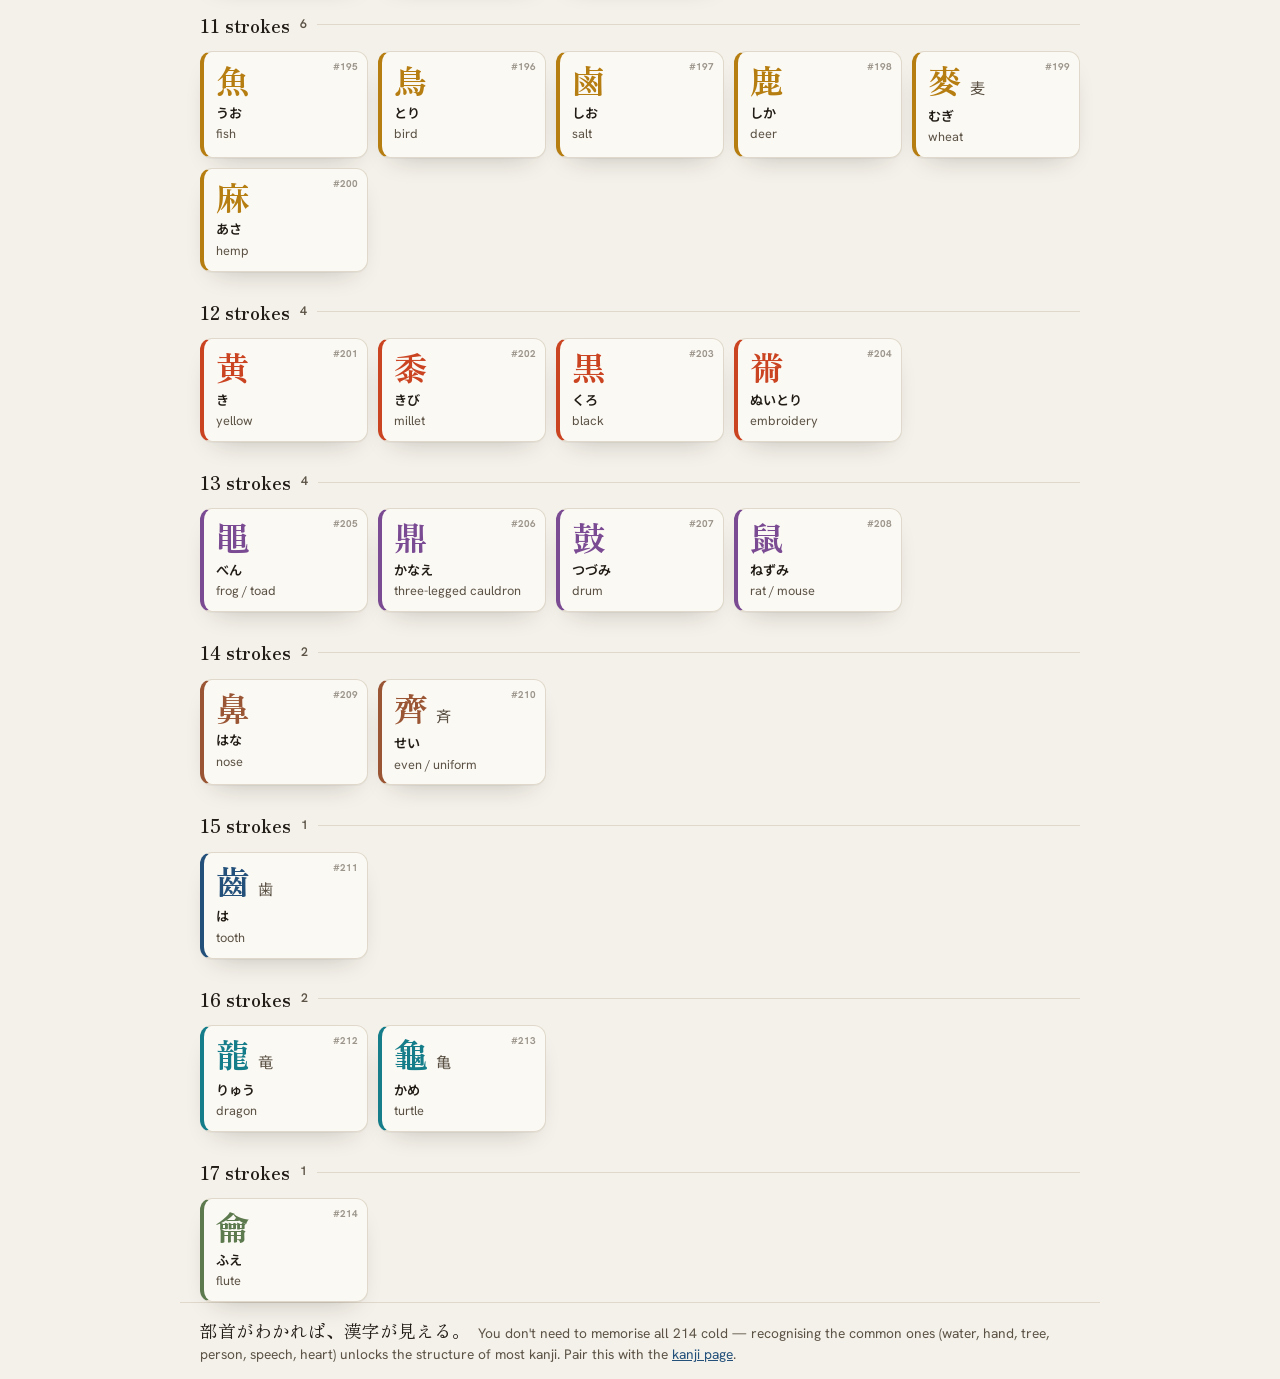
<file: radicals.html>
<!DOCTYPE html>
<html lang="en">
<head>
<meta charset="UTF-8">
<meta name="viewport" content="width=device-width, initial-scale=1.0">
<title>Radicals — 部首 — ローリーの日本語ハブ</title>
<link rel="stylesheet" href="assets/theme.css">
<script src="assets/theme.js"></script>
<style>
  .rad-grid{display:grid;grid-template-columns:repeat(auto-fill,minmax(150px,1fr));gap:10px;}
  .rad{background:var(--paper-2);border:1px solid var(--line);border-radius:12px;padding:11px 12px 10px;box-shadow:var(--shadow);border-left:4px solid var(--accent);cursor:pointer;transition:transform .1s ease,box-shadow .1s ease;position:relative;}
  .rad:hover{transform:translateY(-2px);box-shadow:var(--shadow-lg);}
  .rad .num{position:absolute;top:7px;right:9px;font-size:.62rem;font-weight:700;color:var(--ink-soft);opacity:.6;}
  .rad .top{display:flex;align-items:baseline;gap:8px;}
  .rad .glyph{font-family:"Zen Old Mincho",serif;font-weight:700;font-size:2.1rem;line-height:1;color:var(--accent);}
  .rad .var{font-family:"Noto Sans JP",sans-serif;font-size:.95rem;color:var(--ink-soft);}
  .rad .name{font-family:"Noto Sans JP",sans-serif;font-size:.82rem;font-weight:600;margin-top:6px;}
  .rad .mean{font-size:.8rem;color:var(--ink-soft);margin-top:1px;}
  .rad .spk{position:absolute;bottom:8px;right:8px;width:22px;height:22px;font-size:.66rem;opacity:0;transition:opacity .12s;}
  .rad .deck{position:absolute;top:24px;right:9px;font-size:.6rem;font-weight:800;padding:1px 6px;border-radius:999px;color:var(--ok);background:color-mix(in srgb,var(--ok) 14%,transparent);}
  .rad .deck.learn{color:var(--yamabuki);background:color-mix(in srgb,var(--yamabuki) 18%,transparent);}
  #deckFilterWrap{display:none;flex:0 0 auto;align-items:center;gap:6px;font-size:.8rem;font-weight:700;color:var(--ink-soft);cursor:pointer;user-select:none;white-space:nowrap;}
  .rad:hover .spk{opacity:1;}
  .strokehead{font-family:"Zen Old Mincho",serif;font-weight:700;font-size:1.15rem;margin:26px 0 12px;display:flex;align-items:center;gap:10px;scroll-margin-top:150px;}
  .strokehead::after{content:"";flex:1;height:1px;background:var(--line);}
  .strokehead .cnt{font-family:"Hanken Grotesk",sans-serif;font-size:.78rem;font-weight:600;color:var(--ink-soft);}
  .toolbar{position:sticky;top:43px;z-index:40;background:var(--nav-bg);backdrop-filter:saturate(1.4) blur(10px);border-bottom:1px solid var(--line);padding:10px 0;}
  .toolbar .inner{max-width:920px;margin:0 auto;padding:0 20px;display:flex;gap:10px;align-items:center;flex-wrap:wrap;}
  #search{flex:1 1 200px;font-family:inherit;font-size:.92rem;padding:9px 14px;border-radius:999px;border:1px solid var(--line);background:var(--paper-2);color:var(--ink);}
  #search:focus{outline:2px solid var(--accent);border-color:transparent;}
  .jumps{display:flex;gap:5px;overflow-x:auto;scrollbar-width:none;}
  .jumps::-webkit-scrollbar{display:none}
  .jumps a{flex:0 0 auto;text-decoration:none;font-size:.78rem;font-weight:700;color:var(--ink-soft);padding:5px 9px;border-radius:8px;border:1px solid var(--line);background:var(--paper-2);}
  .jumps a:hover{color:#fff;background:var(--ink);}
</style>
</head>
<body>

<nav class="topnav">
  <div class="topnav-inner">
    <a class="brand" href="index.html" style="gap:0"><span style="color:var(--shu)">ローリー</span><span style="color:var(--ink-soft)">の</span><span style="color:var(--aiiro)">日本語</span><span style="color:var(--take)">ハブ</span></a>
    <a class="tab" href="index.html">Home</a>
    <a class="tab" href="kana.html">Kana</a>
    <a class="tab active" href="kanji.html">Kanji</a>
    <a class="tab" href="grammar.html">Grammar</a>
    <a class="tab" href="cheatsheets.html">Cheats</a>
    <a class="tab" href="speaking.html">Speaking</a>
    <a class="tab" href="quizzes.html">Quizzes</a>
    <a class="tab" href="setup.html">Setup</a>
    <span class="spacer"></span>
    <span id="migContainer"></span>
  </div>
</nav>

<header class="hero">
  <div class="kana-ghost" aria-hidden="true">部</div>
  <div class="wrap">
    <p class="eyebrow">The building blocks</p>
    <h1>The components<br>every kanji is built from.</h1>
    <p class="jp-title">部首 ・ ぶしゅ</p>
    <p class="lede"><strong>Radicals (部首) are the recurring graphical components of kanji, and the traditional Kangxi set numbers exactly 214.</strong> Dictionaries index kanji by them, and they work like roots in a word: 茶 (tea) is <span class="say" data-jp="くさかんむり">grass</span> + <span class="say" data-jp="き">tree</span> + a person sheltering. Recognising the common ones turns complex kanji from random strokes into readable structure. Search by meaning, browse by stroke count, and tap any to hear its Japanese name.</p>
  </div>
</header>

<nav class="toolbar">
  <div class="inner">
    <input id="search" type="search" placeholder="Search 214 radicals — meaning, name, or character…" autocomplete="off">
    <label id="deckFilterWrap"><input type="checkbox" id="deckFilter">in my Anki deck</label>
    <div class="jumps" id="jumps"></div>
  </div>
</nav>

<main class="wrap">

  <div class="subtabs"><a href="kanji.html">漢字 Kanji</a><a class="active" href="radicals.html">部首 Radicals</a></div>

  <section class="group" style="--accent:var(--aiiro);padding-top:10px">
    <p class="note" style="--accent:var(--aiiro)">📐 <b>How to read these:</b> the big glyph is the radical; a smaller grey glyph after it (e.g. <span class="jp">水 氵</span>) is the <b>combining form</b> you'll actually see inside kanji. The Japanese name (its <span class="jp">部首</span> name) is how it's referred to — handy when looking kanji up or talking about components.</p>
  </section>

  <div id="radHost"></div>
  <p id="noResults" class="gintro" style="display:none;text-align:center;padding:30px 0">No radicals match that search. <a href="#" onclick="document.getElementById('search').value='';render();return false;">Clear</a></p>

</main>

<footer class="wrap">
  <p><span class="jp">部首がわかれば、漢字が見える。</span> &nbsp;You don't need to memorise all 214 cold — recognising the common ones (water, hand, tree, person, speech, heart) unlocks the structure of most kanji. Pair this with the <a href="kanji.html">kanji page</a>.</p>
</footer>

<script src="assets/audio.js"></script>
<script src="assets/anki.js"></script>
<script src="assets/radicals-data.js"></script>
<script>
  AnkiData.initPill(document.getElementById('migContainer'));

  const STROKE_COLORS=['var(--aiiro)','var(--asagi)','var(--take)','var(--yamabuki)','var(--shu)','var(--murasaki)','var(--renga)'];
  const strokes=[...new Set(RADICALS.map(r=>r.s))].sort((a,b)=>a-b);
  const host=document.getElementById('radHost');

  // jump chips
  const jumps=document.getElementById('jumps');
  strokes.forEach(s=>{ const a=document.createElement('a'); a.href='#s'+s; a.textContent=s+'画'; jumps.appendChild(a); });

  /* Anki: a radical counts as "in the deck" when its glyph (or combining
     variant) is used as a kanji inside any word on the connected cards. */
  function deckStatus(rd){
    const d=AnkiData.get(); if(!d) return null;
    const chars=[rd.r].concat(rd.v?[...rd.v]:[]);
    if(chars.some(ch=>d.kanjiKnown.has(ch))) return 'known';
    if(chars.some(ch=>d.kanji.has(ch))) return 'learning';
    return null;
  }

  function card(rd, color){
    const el=document.createElement('div'); el.className='rad'; el.style.setProperty('--accent',color);
    const st=deckStatus(rd);
    el.innerHTML='<span class="num">#'+rd.n+'</span>'+
      (st?'<span class="deck'+(st==='learning'?' learn':'')+'">'+(st==='known'?'✓':'◐')+'</span>':'')+
      '<div class="top"><span class="glyph">'+rd.r+'</span>'+(rd.v?'<span class="var">'+rd.v+'</span>':'')+'</div>'+
      '<div class="name">'+rd.name+'</div><div class="mean">'+rd.mean+'</div>';
    const spk=JPAudio.makeBtn(rd.name.split('／')[0], 'spk'); spk.classList.add('sm');
    el.appendChild(spk);
    el.addEventListener('click',e=>{ if(e.target===spk||spk.contains(e.target))return; JPAudio.button(rd.name.split('／')[0], el); });
    return el;
  }

  function render(){
    const q=document.getElementById('search').value.trim().toLowerCase();
    host.innerHTML=''; let total=0;
    strokes.forEach((s,i)=>{
      let items=RADICALS.filter(r=>r.s===s);
      if(q) items=items.filter(r=> r.mean.toLowerCase().includes(q) || r.name.includes(q) || r.r===q || (r.v&&r.v===q) || (''+r.n)===q );
      if(document.getElementById('deckFilter').checked && AnkiData.connected()) items=items.filter(r=>deckStatus(r));
      if(!items.length) return;
      const color=STROKE_COLORS[i%STROKE_COLORS.length];
      const h=document.createElement('div'); h.className='strokehead'; h.id='s'+s;
      h.innerHTML=s+' stroke'+(s>1?'s':'')+' <span class="cnt">'+items.length+'</span>';
      host.appendChild(h);
      const g=document.createElement('div'); g.className='rad-grid';
      items.forEach(r=>{ g.appendChild(card(r,color)); total++; });
      host.appendChild(g);
    });
    document.getElementById('noResults').style.display = total?'none':'';
    document.getElementById('jumps').style.display = q?'none':'flex';
  }
  document.getElementById('search').addEventListener('input',render);
  document.getElementById('deckFilter').addEventListener('change',render);
  function refreshDeckUI(){
    const on=AnkiData.connected();
    document.getElementById('deckFilterWrap').style.display=on?'flex':'none';
    if(!on) document.getElementById('deckFilter').checked=false;
    render();
  }
  AnkiData.onChange(refreshDeckUI);
  refreshDeckUI();
</script>
</body>
</html>
</file>
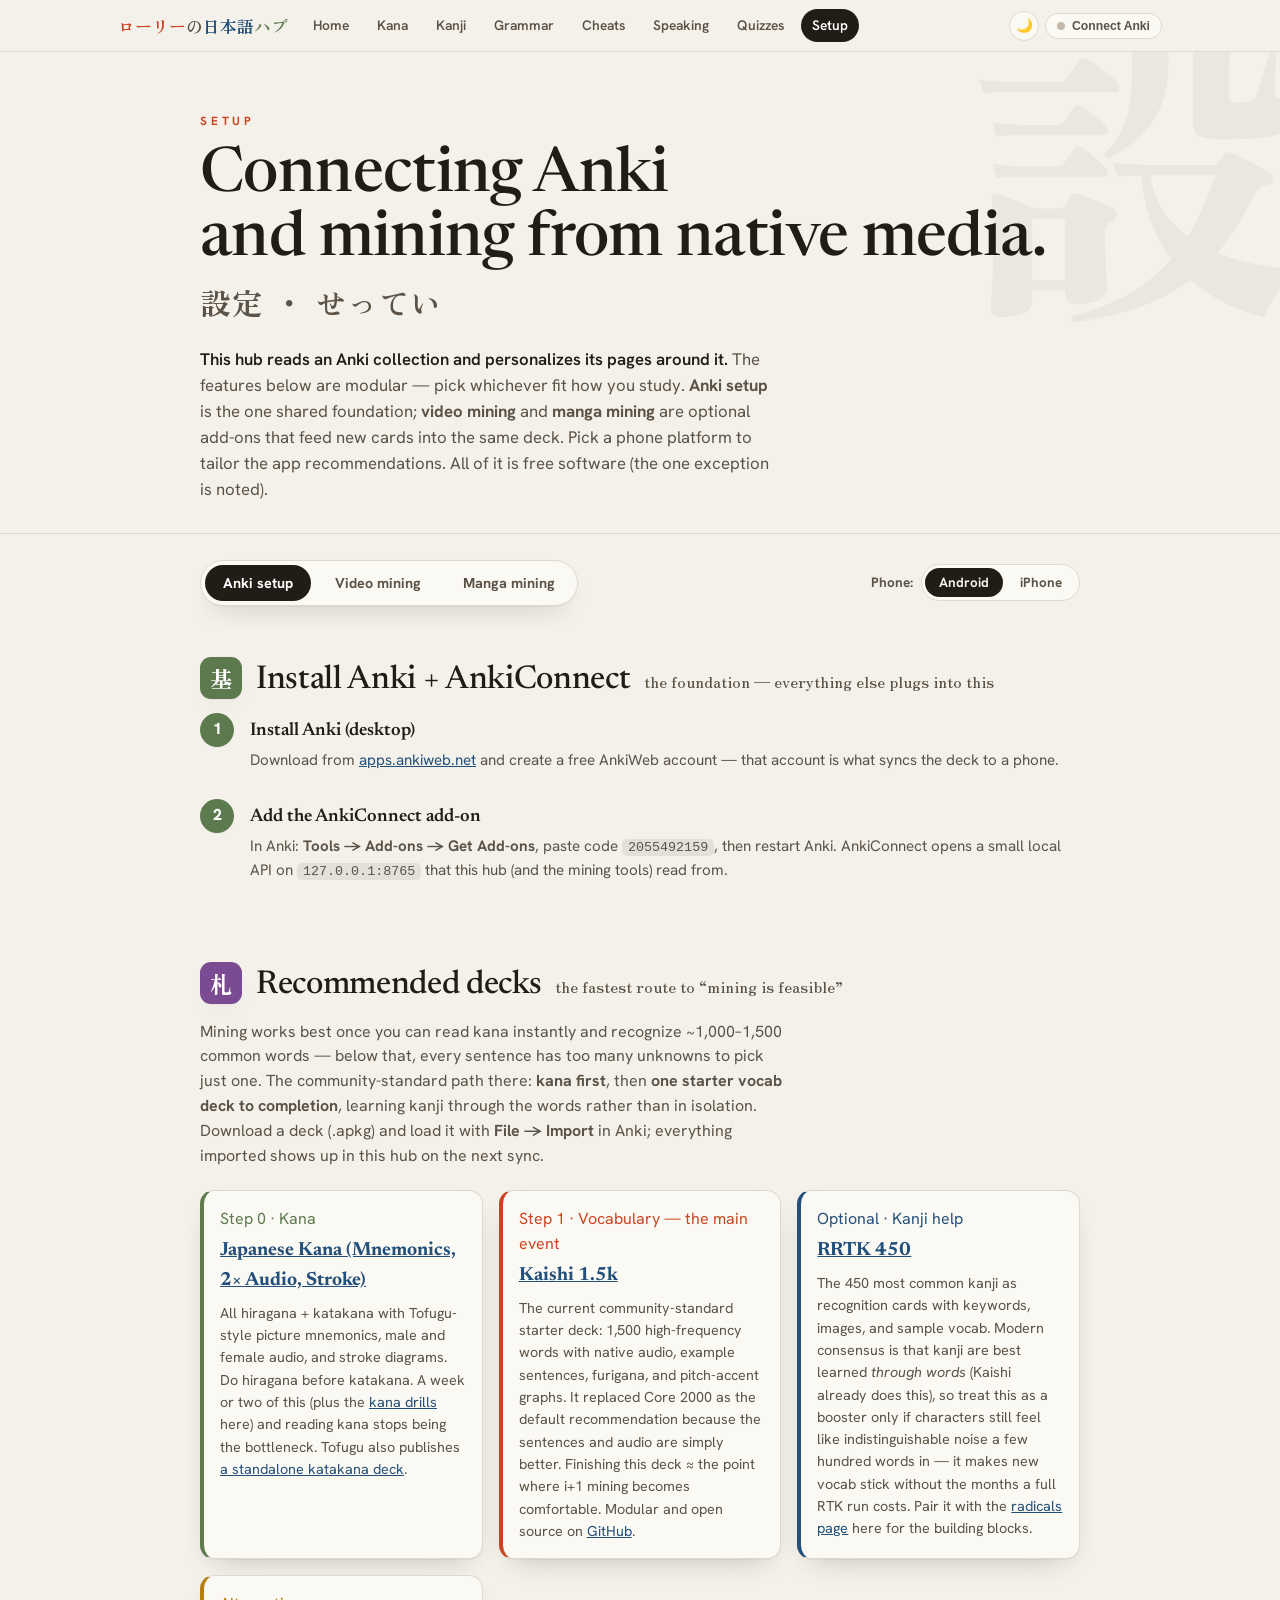
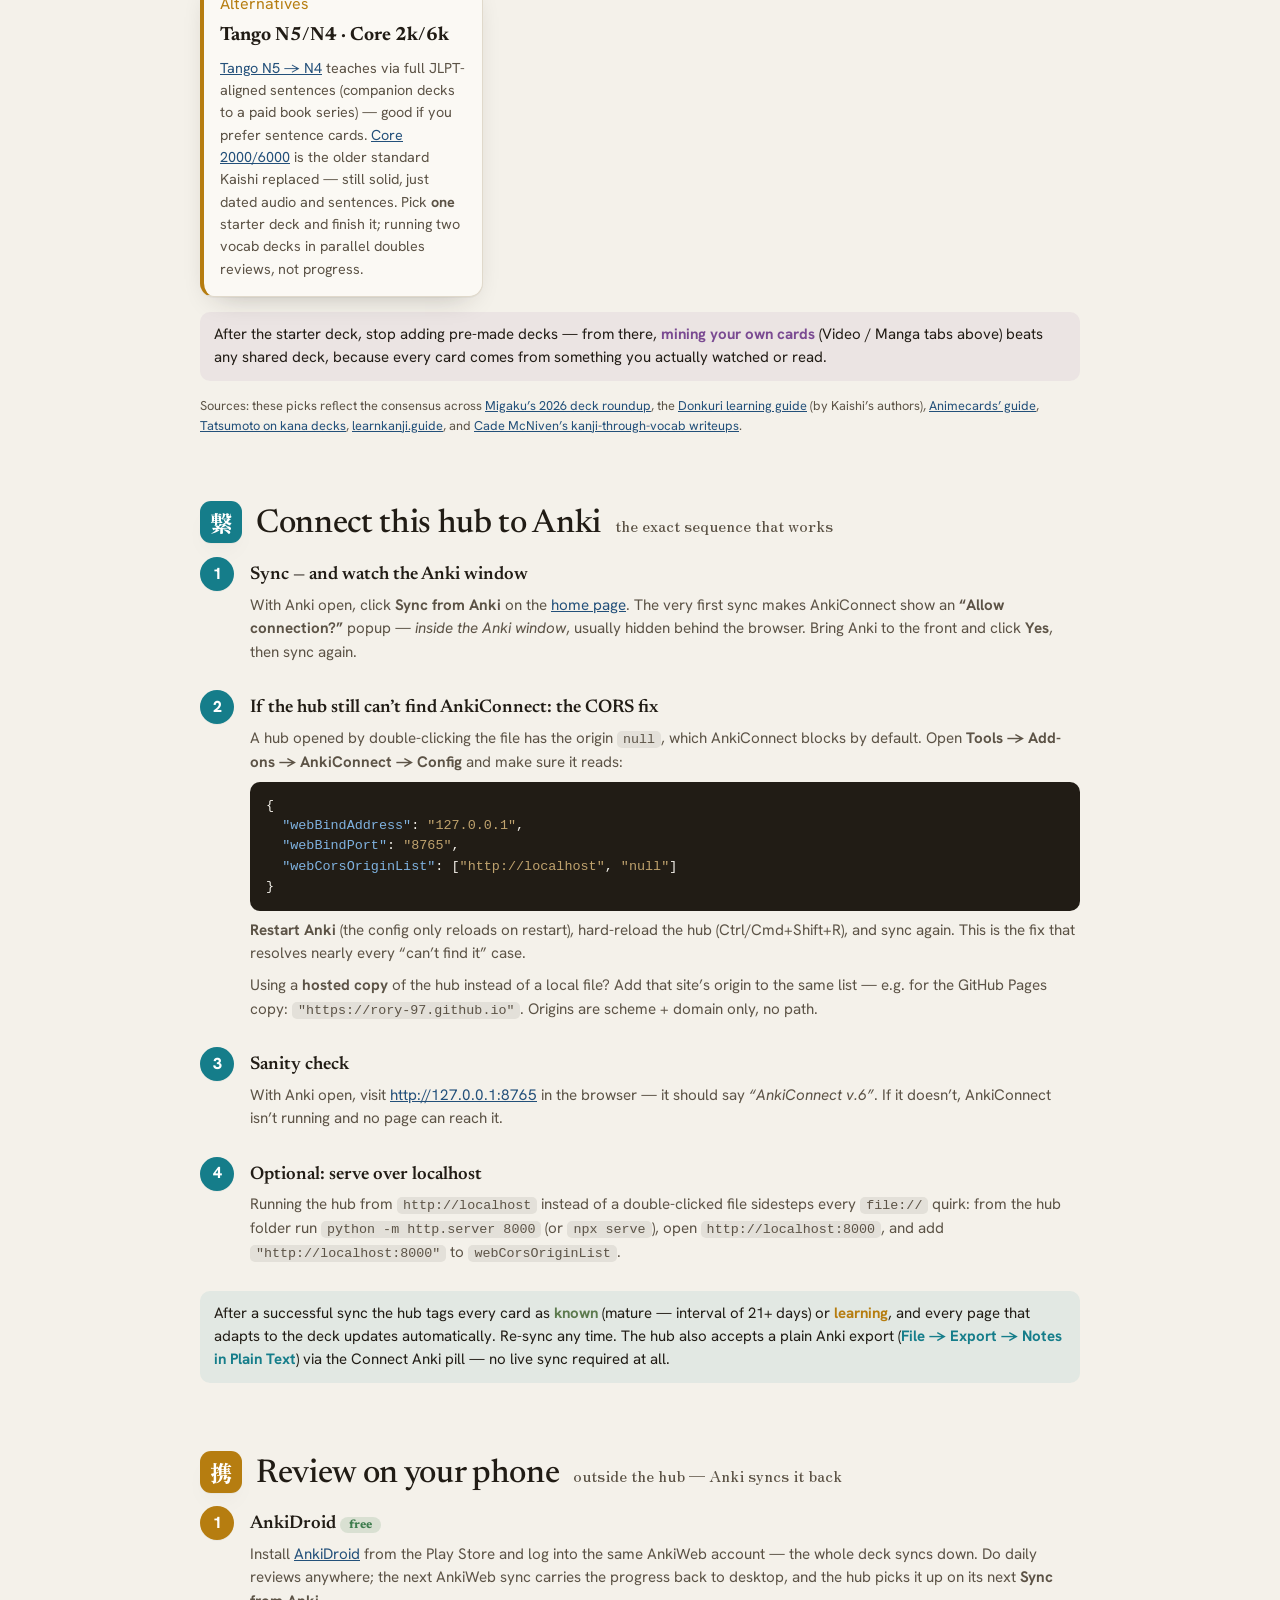
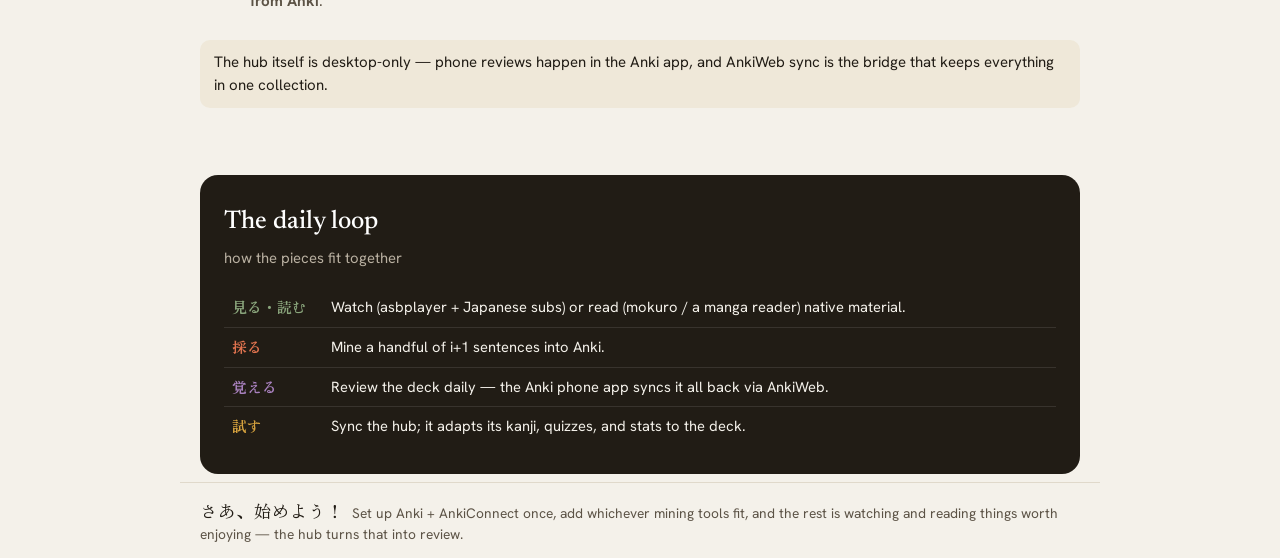
<file: setup.html>
<!DOCTYPE html>
<html lang="en">
<head>
<meta charset="UTF-8">
<meta name="viewport" content="width=device-width, initial-scale=1.0">
<title>Setup — ローリーの日本語ハブ</title>
<link rel="stylesheet" href="assets/theme.css">
<script src="assets/theme.js"></script>
<style>
  .step{display:flex;gap:16px;margin-bottom:18px;}
  .step .num{flex:0 0 auto;width:34px;height:34px;border-radius:50%;display:grid;place-items:center;font-weight:800;color:#fff;background:var(--accent);box-shadow:var(--shadow);}
  .step .st-body{flex:1;min-width:0;}
  .step h3{font-family:"Newsreader",serif;font-weight:600;font-size:1.15rem;margin:4px 0 4px;}
  .step p{margin:0 0 8px;font-size:.95rem;color:var(--ink-soft);}
  pre{background:#211c15;color:#f4f1ea;border-radius:10px;padding:14px 16px;overflow-x:auto;font-size:.84rem;line-height:1.5;margin:8px 0;}
  pre .k{color:#7fb2e0;} pre .s{color:#c0a36e;}
  code.inl{background:color-mix(in srgb,var(--ink) 8%,transparent);padding:1px 6px;border-radius:5px;font-size:.88em;}
  .req{font-size:.74rem;font-weight:700;padding:2px 9px;border-radius:999px;background:color-mix(in srgb,var(--shu) 13%,transparent);color:var(--shu);}
  .free{background:color-mix(in srgb,var(--ok) 15%,transparent);color:var(--ok);}
  .setup-controls{display:flex;flex-wrap:wrap;align-items:center;gap:14px;margin:26px 0 6px;}
  .setup-controls .subtabs{margin:0;}
  .setup-controls .phone{margin-left:auto;display:flex;align-items:center;gap:8px;font-size:.85rem;color:var(--ink-soft);font-weight:700;}
  .subtabs a{cursor:pointer;}
  .tabpane{display:none;}
  .tabpane.on{display:block;}
</style>
</head>
<body>

<nav class="topnav">
  <div class="topnav-inner">
    <a class="brand" href="index.html" style="gap:0"><span style="color:var(--shu)">ローリー</span><span style="color:var(--ink-soft)">の</span><span style="color:var(--aiiro)">日本語</span><span style="color:var(--take)">ハブ</span></a>
    <a class="tab" href="index.html">Home</a>
    <a class="tab" href="kana.html">Kana</a>    <a class="tab" href="kanji.html">Kanji</a>
    <a class="tab" href="grammar.html">Grammar</a>
    <a class="tab" href="cheatsheets.html">Cheats</a>
    <a class="tab" href="speaking.html">Speaking</a>
    <a class="tab" href="quizzes.html">Quizzes</a>
    <a class="tab active" href="setup.html">Setup</a>
    <span class="spacer"></span>
    <span id="migContainer"></span>
  </div>
</nav>

<header class="hero">
  <div class="kana-ghost" aria-hidden="true">設</div>
  <div class="wrap">
    <p class="eyebrow">Setup</p>
    <h1>Connecting Anki<br>and mining from native media.</h1>
    <p class="jp-title">設定 ・ せってい</p>
    <p class="lede"><strong>This hub reads an Anki collection and personalizes its pages around it.</strong> The features below are modular — pick whichever fit how you study. <b>Anki setup</b> is the one shared foundation; <b>video mining</b> and <b>manga mining</b> are optional add-ons that feed new cards into the same deck. Pick a phone platform to tailor the app recommendations. All of it is free software (the one exception is noted).</p>
  </div>
</header>

<main class="wrap">

  <!-- feature tabs + phone selector -->
  <div class="setup-controls">
    <div class="subtabs" id="setupTabs">
      <a data-tab="anki" class="active">Anki setup</a>
      <a data-tab="video">Video mining</a>
      <a data-tab="manga">Manga mining</a>
    </div>
    <span class="phone">Phone:
      <span class="seg" id="phoneSeg">
        <button type="button" data-phone="android" class="active">Android</button>
        <button type="button" data-phone="ios">iPhone</button>
      </span>
    </span>
  </div>

  <!-- ================= TAB: ANKI SETUP ================= -->
  <div class="tabpane on" id="pane-anki">

    <section class="group reveal" style="--accent:var(--take)">
      <div class="ghead"><span class="tag" style="background:var(--take)">基</span><h2>Install Anki + AnkiConnect</h2><span class="jp-sub">the foundation — everything else plugs into this</span></div>
      <div>
        <div class="step" style="--accent:var(--take)"><div class="num">1</div><div class="st-body"><h3>Install Anki (desktop)</h3><p>Download from <a href="https://apps.ankiweb.net" target="_blank" rel="noopener">apps.ankiweb.net</a> and create a free AnkiWeb account — that account is what syncs the deck to a phone.</p></div></div>
        <div class="step" style="--accent:var(--take)"><div class="num">2</div><div class="st-body"><h3>Add the AnkiConnect add-on</h3><p>In Anki: <b>Tools → Add-ons → Get Add-ons</b>, paste code <code class="inl">2055492159</code>, then restart Anki. AnkiConnect opens a small local API on <code class="inl">127.0.0.1:8765</code> that this hub (and the mining tools) read from.</p></div></div>
      </div>
    </section>

    <section class="group reveal" style="--accent:var(--murasaki)">
      <div class="ghead"><span class="tag" style="background:var(--murasaki)">札</span><h2>Recommended decks</h2><span class="jp-sub">the fastest route to “mining is feasible”</span></div>
      <p class="gintro">Mining works best once you can read kana instantly and recognize ~1,000–1,500 common words — below that, every sentence has too many unknowns to pick just one. The community-standard path there: <b>kana first</b>, then <b>one starter vocab deck to completion</b>, learning kanji through the words rather than in isolation. Download a deck (.apkg) and load it with <b>File → Import</b> in Anki; everything imported shows up in this hub on the next sync.</p>
      <div class="navgrid">
        <div class="card" style="--accent:var(--take)">
          <div class="nc-kicker" style="color:var(--take)">Step 0 · Kana</div>
          <h3 class="serif" style="margin:4px 0 6px;font-size:1.2rem"><a href="https://ankiweb.net/shared/info/1133476087" target="_blank" rel="noopener">Japanese Kana (Mnemonics, 2× Audio, Stroke)</a></h3>
          <p style="margin:0;font-size:.9rem;color:var(--ink-soft)">All hiragana + katakana with Tofugu-style picture mnemonics, male and female audio, and stroke diagrams. Do hiragana before katakana. A week or two of this (plus the <a href="kana.html">kana drills</a> here) and reading kana stops being the bottleneck. Tofugu also publishes <a href="https://ankiweb.net/shared/info/1027153995" target="_blank" rel="noopener">a standalone katakana deck</a>.</p>
        </div>
        <div class="card" style="--accent:var(--shu)">
          <div class="nc-kicker" style="color:var(--shu)">Step 1 · Vocabulary — the main event</div>
          <h3 class="serif" style="margin:4px 0 6px;font-size:1.2rem"><a href="https://ankiweb.net/shared/info/1196762551" target="_blank" rel="noopener">Kaishi 1.5k</a></h3>
          <p style="margin:0;font-size:.9rem;color:var(--ink-soft)">The current community-standard starter deck: 1,500 high-frequency words with native audio, example sentences, furigana, and pitch-accent graphs. It replaced Core 2000 as the default recommendation because the sentences and audio are simply better. Finishing this deck ≈ the point where i+1 mining becomes comfortable. Modular and open source on <a href="https://github.com/donkuri/Kaishi" target="_blank" rel="noopener">GitHub</a>.</p>
        </div>
        <div class="card" style="--accent:var(--aiiro)">
          <div class="nc-kicker" style="color:var(--aiiro)">Optional · Kanji help</div>
          <h3 class="serif" style="margin:4px 0 6px;font-size:1.2rem"><a href="https://ankiweb.net/shared/info/1843881818" target="_blank" rel="noopener">RRTK 450</a></h3>
          <p style="margin:0;font-size:.9rem;color:var(--ink-soft)">The 450 most common kanji as recognition cards with keywords, images, and sample vocab. Modern consensus is that kanji are best learned <em>through words</em> (Kaishi already does this), so treat this as a booster only if characters still feel like indistinguishable noise a few hundred words in — it makes new vocab stick without the months a full RTK run costs. Pair it with the <a href="radicals.html">radicals page</a> here for the building blocks.</p>
        </div>
        <div class="card" style="--accent:var(--yamabuki)">
          <div class="nc-kicker" style="color:var(--yamabuki)">Alternatives</div>
          <h3 class="serif" style="margin:4px 0 6px;font-size:1.2rem">Tango N5/N4 · Core 2k/6k</h3>
          <p style="margin:0;font-size:.9rem;color:var(--ink-soft)"><a href="https://ankiweb.net/shared/decks?search=tango%20n5" target="_blank" rel="noopener">Tango N5 → N4</a> teaches via full JLPT-aligned sentences (companion decks to a paid book series) — good if you prefer sentence cards. <a href="https://ankiweb.net/shared/decks?search=core%202000" target="_blank" rel="noopener">Core 2000/6000</a> is the older standard Kaishi replaced — still solid, just dated audio and sentences. Pick <b>one</b> starter deck and finish it; running two vocab decks in parallel doubles reviews, not progress.</p>
        </div>
      </div>
      <p class="note" style="--accent:var(--murasaki)">After the starter deck, stop adding pre-made decks — from there, <b>mining your own cards</b> (Video / Manga tabs above) beats any shared deck, because every card comes from something you actually watched or read.</p>
      <p style="margin-top:10px;font-size:.8rem;color:var(--ink-soft)">Sources: these picks reflect the consensus across <a href="https://migaku.com/blog/japanese/best-japanese-anki-decks" target="_blank" rel="noopener">Migaku’s 2026 deck roundup</a>, the <a href="https://donkuri.github.io/learn-japanese/" target="_blank" rel="noopener">Donkuri learning guide</a> (by Kaishi’s authors), <a href="https://animecards.site/learningjapanese/" target="_blank" rel="noopener">Animecards’ guide</a>, <a href="https://tatsumoto.neocities.org/blog/kana-anki-decks" target="_blank" rel="noopener">Tatsumoto on kana decks</a>, <a href="https://www.learnkanji.guide/" target="_blank" rel="noopener">learnkanji.guide</a>, and <a href="https://cademcniven.com/posts/20210226/" target="_blank" rel="noopener">Cade McNiven’s kanji-through-vocab writeups</a>.</p>
    </section>

    <section class="group reveal" style="--accent:var(--asagi)">
      <div class="ghead"><span class="tag" style="background:var(--asagi)">繋</span><h2>Connect this hub to Anki</h2><span class="jp-sub">the exact sequence that works</span></div>
      <div>
        <div class="step" style="--accent:var(--asagi)"><div class="num">1</div><div class="st-body"><h3>Sync — and watch the Anki window</h3><p>With Anki open, click <b>Sync from Anki</b> on the <a href="index.html">home page</a>. The very first sync makes AnkiConnect show an <b>“Allow connection?”</b> popup — <em>inside the Anki window</em>, usually hidden behind the browser. Bring Anki to the front and click <b>Yes</b>, then sync again.</p></div></div>
        <div class="step" style="--accent:var(--asagi)"><div class="num">2</div><div class="st-body"><h3>If the hub still can’t find AnkiConnect: the CORS fix</h3><p>A hub opened by double-clicking the file has the origin <code class="inl">null</code>, which AnkiConnect blocks by default. Open <b>Tools → Add-ons → AnkiConnect → Config</b> and make sure it reads:</p>
          <pre>{
  <span class="k">"webBindAddress"</span>: <span class="s">"127.0.0.1"</span>,
  <span class="k">"webBindPort"</span>: <span class="s">"8765"</span>,
  <span class="k">"webCorsOriginList"</span>: [<span class="s">"http://localhost"</span>, <span class="s">"null"</span>]
}</pre>
          <p><b>Restart Anki</b> (the config only reloads on restart), hard-reload the hub (Ctrl/Cmd+Shift+R), and sync again. This is the fix that resolves nearly every “can’t find it” case.</p>
          <p>Using a <b>hosted copy</b> of the hub instead of a local file? Add that site’s origin to the same list — e.g. for the GitHub Pages copy: <code class="inl">"https://rory-97.github.io"</code>. Origins are scheme + domain only, no path.</p></div></div>
        <div class="step" style="--accent:var(--asagi)"><div class="num">3</div><div class="st-body"><h3>Sanity check</h3><p>With Anki open, visit <a href="http://127.0.0.1:8765" target="_blank" rel="noopener">http://127.0.0.1:8765</a> in the browser — it should say <em>“AnkiConnect v.6”</em>. If it doesn’t, AnkiConnect isn’t running and no page can reach it.</p></div></div>
        <div class="step" style="--accent:var(--asagi)"><div class="num">4</div><div class="st-body"><h3>Optional: serve over localhost</h3><p>Running the hub from <code class="inl">http://localhost</code> instead of a double-clicked file sidesteps every <code class="inl">file://</code> quirk: from the hub folder run <code class="inl">python -m http.server 8000</code> (or <code class="inl">npx serve</code>), open <code class="inl">http://localhost:8000</code>, and add <code class="inl">"http://localhost:8000"</code> to <code class="inl">webCorsOriginList</code>.</p></div></div>
      </div>
      <p class="note" style="--accent:var(--asagi)">After a successful sync the hub tags every card as <b style="color:var(--take)">known</b> (mature — interval of 21+ days) or <b style="color:var(--yamabuki)">learning</b>, and every page that adapts to the deck updates automatically. Re-sync any time. The hub also accepts a plain Anki export (<b>File → Export → Notes in Plain Text</b>) via the Connect Anki pill — no live sync required at all.</p>
    </section>

    <section class="group reveal" style="--accent:var(--yamabuki)">
      <div class="ghead"><span class="tag" style="background:var(--yamabuki)">携</span><h2>Review on your phone</h2><span class="jp-sub">outside the hub — Anki syncs it back</span></div>
      <div>
        <div class="step" style="--accent:var(--yamabuki)" data-phone="android"><div class="num">1</div><div class="st-body"><h3>AnkiDroid <span class="req free">free</span></h3><p>Install <a href="https://play.google.com/store/apps/details?id=com.ichi2.anki" target="_blank" rel="noopener">AnkiDroid</a> from the Play Store and log into the same AnkiWeb account — the whole deck syncs down. Do daily reviews anywhere; the next AnkiWeb sync carries the progress back to desktop, and the hub picks it up on its next <b>Sync from Anki</b>.</p></div></div>
        <div class="step" style="--accent:var(--yamabuki)" data-phone="ios"><div class="num">1</div><div class="st-body"><h3>AnkiMobile <span class="req">one-time paid</span></h3><p>Install <a href="https://apps.apple.com/app/ankimobile-flashcards/id373493387" target="_blank" rel="noopener">AnkiMobile</a> from the App Store (a one-time purchase that funds Anki’s development) and log into the same AnkiWeb account — the whole deck syncs down. Do daily reviews anywhere; the next AnkiWeb sync carries the progress back to desktop, and the hub picks it up on its next <b>Sync from Anki</b>.</p></div></div>
      </div>
      <p class="note" style="--accent:var(--yamabuki)">The hub itself is desktop-only — phone reviews happen in the Anki app, and AnkiWeb sync is the bridge that keeps everything in one collection.</p>
    </section>

  </div>

  <!-- ================= TAB: VIDEO MINING ================= -->
  <div class="tabpane" id="pane-video">

    <section class="group reveal" style="--accent:var(--shu)">
      <div class="ghead"><span class="tag" style="background:var(--shu)">映</span><h2>Mine vocabulary from video</h2><span class="jp-sub">Crunchyroll &amp; YouTube → Anki · optional add-on</span></div>
      <p class="gintro">Turn lines from streaming video into Anki cards in two keystrokes. Requires the <b>Anki setup</b> tab first — asbplayer writes cards through the same AnkiConnect.</p>
      <div>
        <div class="step" style="--accent:var(--shu)"><div class="num">1</div><div class="st-body"><h3>Install asbplayer + Yomitan</h3><p>Add <a href="https://github.com/killergerbah/asbplayer" target="_blank" rel="noopener">asbplayer</a> and <a href="https://github.com/yomidevs/yomitan" target="_blank" rel="noopener">Yomitan</a> to the browser (Chrome/Edge). In Yomitan, import a dictionary (JMdict is the standard choice). In asbplayer settings, point it at the target Anki deck and note type.</p></div></div>
        <div class="step" style="--accent:var(--shu)"><div class="num">2</div><div class="st-body"><h3>Crunchyroll: bring Japanese subtitles</h3><p>Crunchyroll only ships <em>translated</em> subtitles, so mining needs a matching Japanese <code class="inl">.srt/.ass</code> file from <a href="https://jimaku.cc" target="_blank" rel="noopener">jimaku.cc</a>. Play the episode, <b>drag the subtitle file onto the video</b>, and asbplayer overlays it. If timing drifts, nudge it with <code class="inl">A</code>/<code class="inl">D</code>.</p></div></div>
        <div class="step" style="--accent:var(--shu)"><div class="num">3</div><div class="st-body"><h3>YouTube: usually automatic</h3><p>Videos with Japanese captions work directly. For videos without captions, drag in a subtitle file the same way.</p></div></div>
        <div class="step" style="--accent:var(--shu)"><div class="num">4</div><div class="st-body"><h3>Make the card</h3><p>When a worthwhile line appears, press <code class="inl">Ctrl + Shift + X</code> — asbplayer captures the sentence, audio, and a screenshot. Yomitan fills in the word, reading, and meaning. Export, and the card is in Anki; the next hub sync picks it up.</p></div></div>
      </div>
      <p class="note" style="--accent:var(--shu)">🎯 The sweet spot is “i+1” sentences — every word known except one. A handful of good cards per episode beats dozens of half-understood ones.</p>
      <p class="note" style="--accent:var(--shu);margin-top:10px" data-phone="android"><b>On Android:</b> <a href="https://github.com/arianneorpilla/jidoujisho" target="_blank" rel="noopener">jidoujisho</a> can watch and mine video on the phone itself, exporting cards to AnkiDroid. Desktop mining is still the smoother workflow.</p>
      <p class="note" style="--accent:var(--shu);margin-top:10px" data-phone="ios"><b>On iPhone:</b> there’s no solid on-device video-mining tool — mine on desktop and use AnkiMobile for reviews; AnkiWeb sync keeps the deck identical everywhere.</p>
    </section>

  </div>

  <!-- ================= TAB: MANGA MINING ================= -->
  <div class="tabpane" id="pane-manga">

    <section class="group reveal" style="--accent:var(--murasaki)">
      <div class="ghead"><span class="tag" style="background:var(--murasaki)">漫</span><h2>Mine vocabulary from manga</h2><span class="jp-sub">OCR turns pages into text · optional add-on</span></div>
      <p class="gintro">Manga text is baked into the images, so an OCR step replaces asbplayer — the dictionary and Anki half of the workflow stays identical. This only works with <b>Japanese-language editions</b> (raws), not translated releases. Requires the <b>Anki setup</b> tab first.</p>
      <div>
        <div class="step" style="--accent:var(--murasaki)"><div class="num">1</div><div class="st-body"><h3>Desktop: mokuro</h3><p>Run <a href="https://github.com/kha-white/mokuro" target="_blank" rel="noopener">mokuro</a> once over a volume — it OCRs every page into a <code class="inl">.mokuro</code> file. Open that in the <a href="https://reader.mokuro.app/" target="_blank" rel="noopener">mokuro web reader</a>: the text in the panels becomes selectable, Yomitan pops up definitions on hover, and mining to Anki works exactly like video.</p></div></div>
        <div class="step" style="--accent:var(--murasaki)" data-phone="android"><div class="num">2</div><div class="st-body"><h3>Android: Chimahon</h3><p><a href="https://github.com/sohilsayed/chimahon" target="_blank" rel="noopener">Chimahon</a> is a Mihon/Komikku-lineage manga reader with built-in dictionary lookup, mokuro support, and one-tap AnkiDroid card creation — reading and mining in one app. (Plain Komikku has no dictionary/OCR/mining; Chimahon is the same reading experience with those added.)</p></div></div>
        <div class="step" style="--accent:var(--murasaki)" data-phone="ios"><div class="num">2</div><div class="st-body"><h3>iPhone: read there, mine on desktop</h3><p>iOS has no one-tap equivalent of Chimahon. The <a href="https://reader.mokuro.app/" target="_blank" rel="noopener">mokuro web reader</a> works in Safari for reading OCR’d volumes, and <a href="https://reader.manabi.io" target="_blank" rel="noopener">Manabi Reader</a> is a native iOS reading app with dictionary lookups and Anki export for web/text content. For manga specifically, the reliable flow is: read anywhere, mine on desktop.</p></div></div>
      </div>
    </section>

  </div>

  <section class="group reveal" style="scroll-margin-top:64px">
    <div class="cheat">
      <h2>The daily loop</h2>
      <p class="sub">how the pieces fit together</p>
      <table>
        <tr><td class="jp" style="font-family:'Zen Old Mincho',serif;font-weight:700;width:1%;white-space:nowrap;padding-right:16px;color:#8aa57c">見る・読む</td><td>Watch (asbplayer + Japanese subs) or read (mokuro / a manga reader) native material.</td></tr>
        <tr><td class="jp" style="font-family:'Zen Old Mincho',serif;font-weight:700;color:#e0734f">採る</td><td>Mine a handful of i+1 sentences into Anki.</td></tr>
        <tr><td class="jp" style="font-family:'Zen Old Mincho',serif;font-weight:700;color:#a981bf">覚える</td><td>Review the deck daily — the Anki phone app syncs it all back via AnkiWeb.</td></tr>
        <tr><td class="jp" style="font-family:'Zen Old Mincho',serif;font-weight:700;color:#d6a23e">試す</td><td>Sync the hub; it adapts its kanji, quizzes, and stats to the deck.</td></tr>
      </table>
    </div>
  </section>

</main>

<footer class="wrap">
  <p><span class="jp">さあ、始めよう！</span> &nbsp;Set up Anki + AnkiConnect once, add whichever mining tools fit, and the rest is watching and reading things worth enjoying — the hub turns that into review.</p>
</footer>

<script src="assets/audio.js"></script>
<script src="assets/anki.js"></script>
<script>
  AnkiData.initPill(document.getElementById('migContainer'));
  const io=new IntersectionObserver(es=>es.forEach(e=>{if(e.isIntersecting){e.target.classList.add('in');io.unobserve(e.target);}}),{threshold:.05});
  document.querySelectorAll('.reveal').forEach(el=>io.observe(el));

  /* ---------- feature tabs ---------- */
  const TAB_KEY='jhub.setupTab';
  function showTab(name){
    document.querySelectorAll('#setupTabs a').forEach(a=>a.classList.toggle('active',a.dataset.tab===name));
    document.querySelectorAll('.tabpane').forEach(p=>p.classList.toggle('on',p.id==='pane-'+name));
    // panes start hidden, so reveal animations inside them need a nudge
    document.querySelectorAll('#pane-'+name+' .reveal').forEach(el=>el.classList.add('in'));
    try{localStorage.setItem(TAB_KEY,name);}catch(e){}
  }
  document.getElementById('setupTabs').addEventListener('click',e=>{
    const a=e.target.closest('a[data-tab]'); if(a) showTab(a.dataset.tab);
  });

  /* ---------- phone selector ---------- */
  const PHONE_KEY='jhub.phone';
  function showPhone(p){
    document.querySelectorAll('#phoneSeg button').forEach(b=>b.classList.toggle('active',b.dataset.phone===p));
    document.querySelectorAll('[data-phone]').forEach(el=>{
      if(el.closest('#phoneSeg')) return;
      el.style.display = el.dataset.phone===p ? '' : 'none';
    });
    try{localStorage.setItem(PHONE_KEY,p);}catch(e){}
  }
  document.getElementById('phoneSeg').addEventListener('click',e=>{
    const b=e.target.closest('button[data-phone]'); if(b) showPhone(b.dataset.phone);
  });

  let savedTab='anki', savedPhone='android';
  try{ savedTab=localStorage.getItem(TAB_KEY)||'anki'; savedPhone=localStorage.getItem(PHONE_KEY)||'android'; }catch(e){}
  showTab(savedTab); showPhone(savedPhone);
</script>
</body>
</html>
</file>
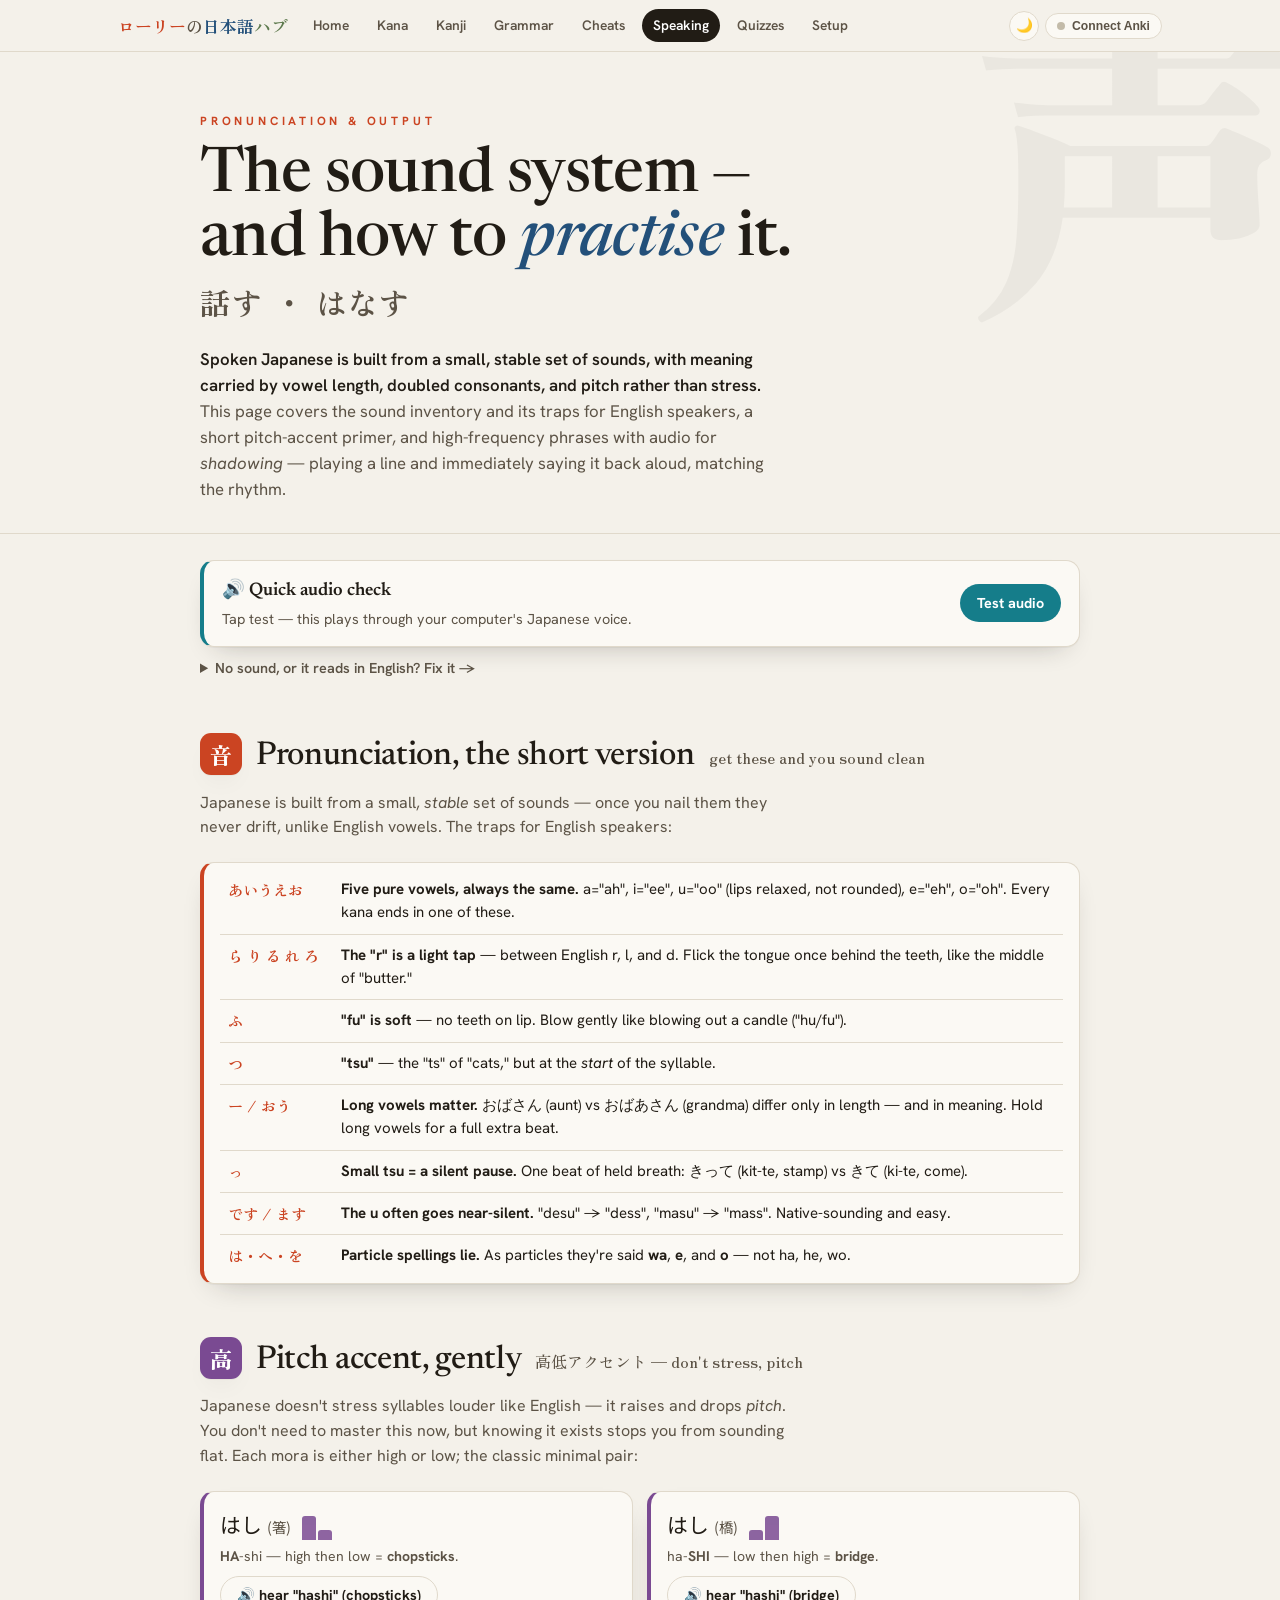
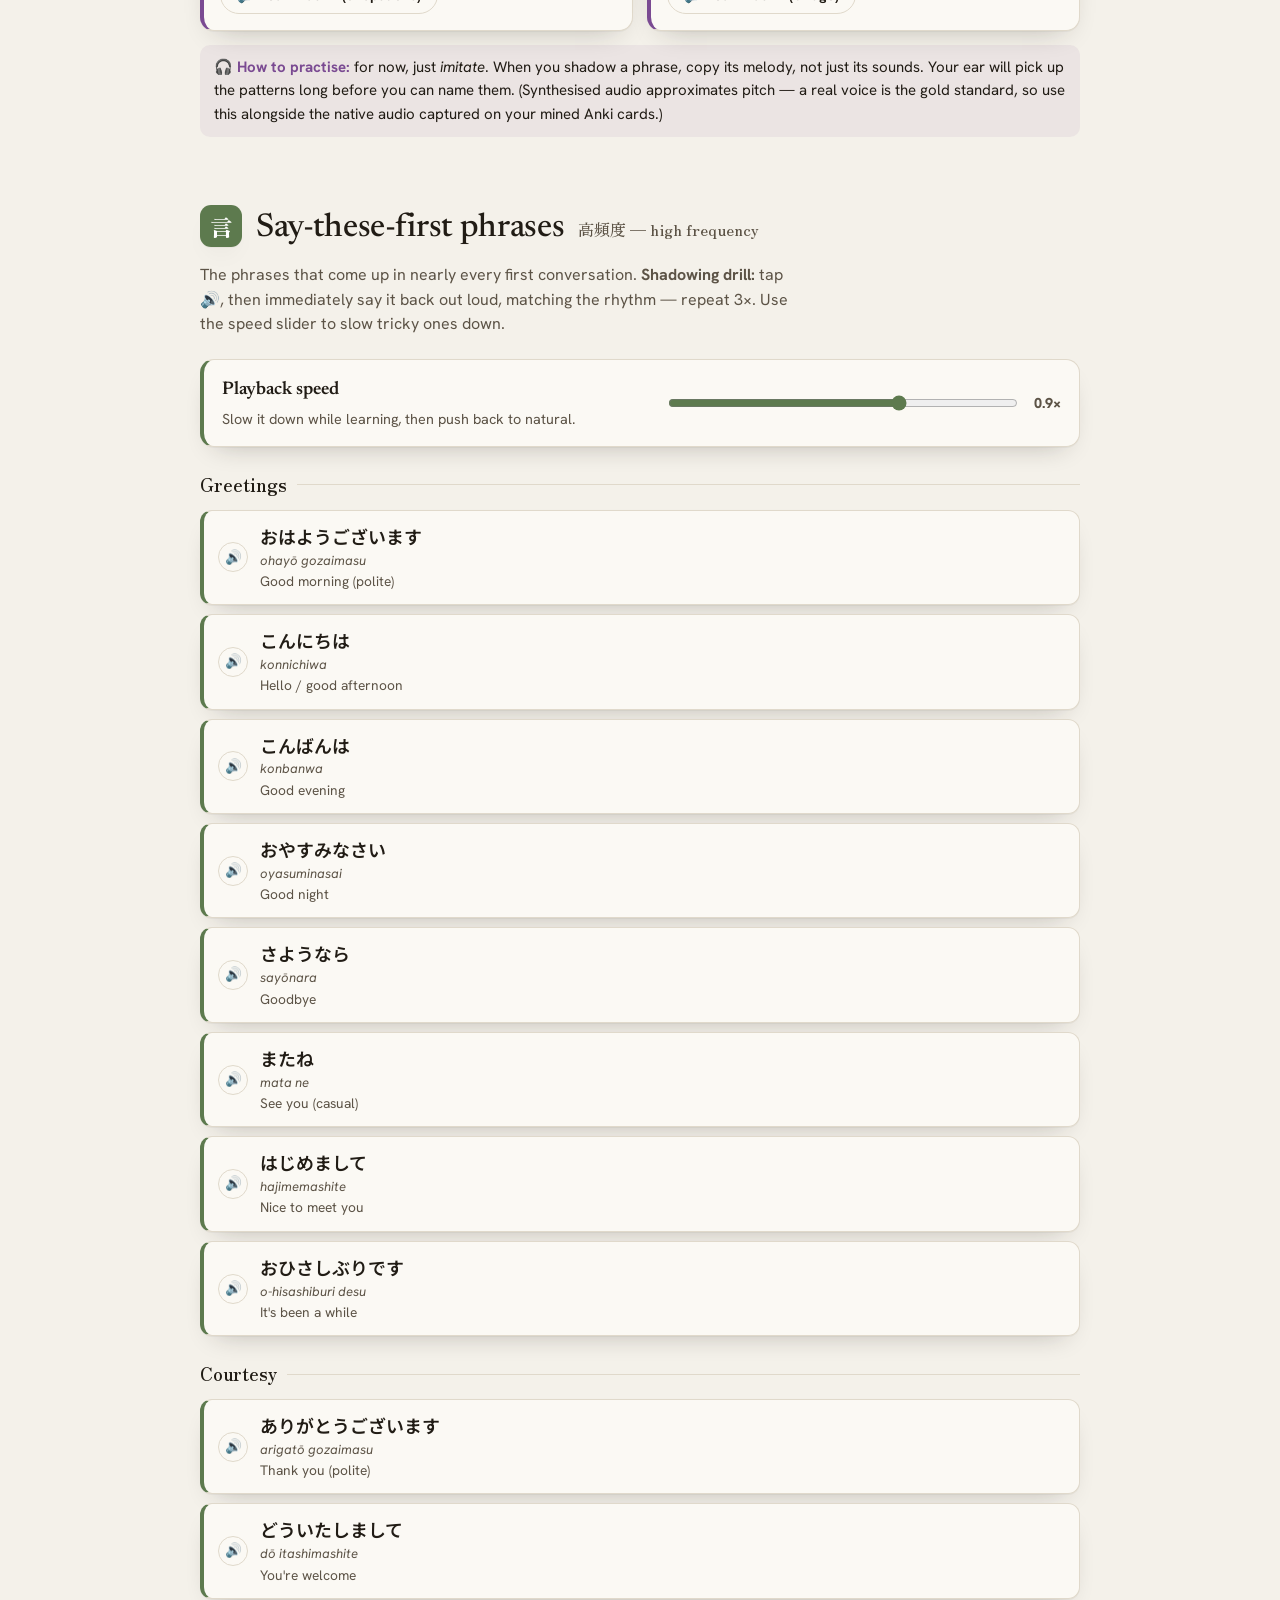
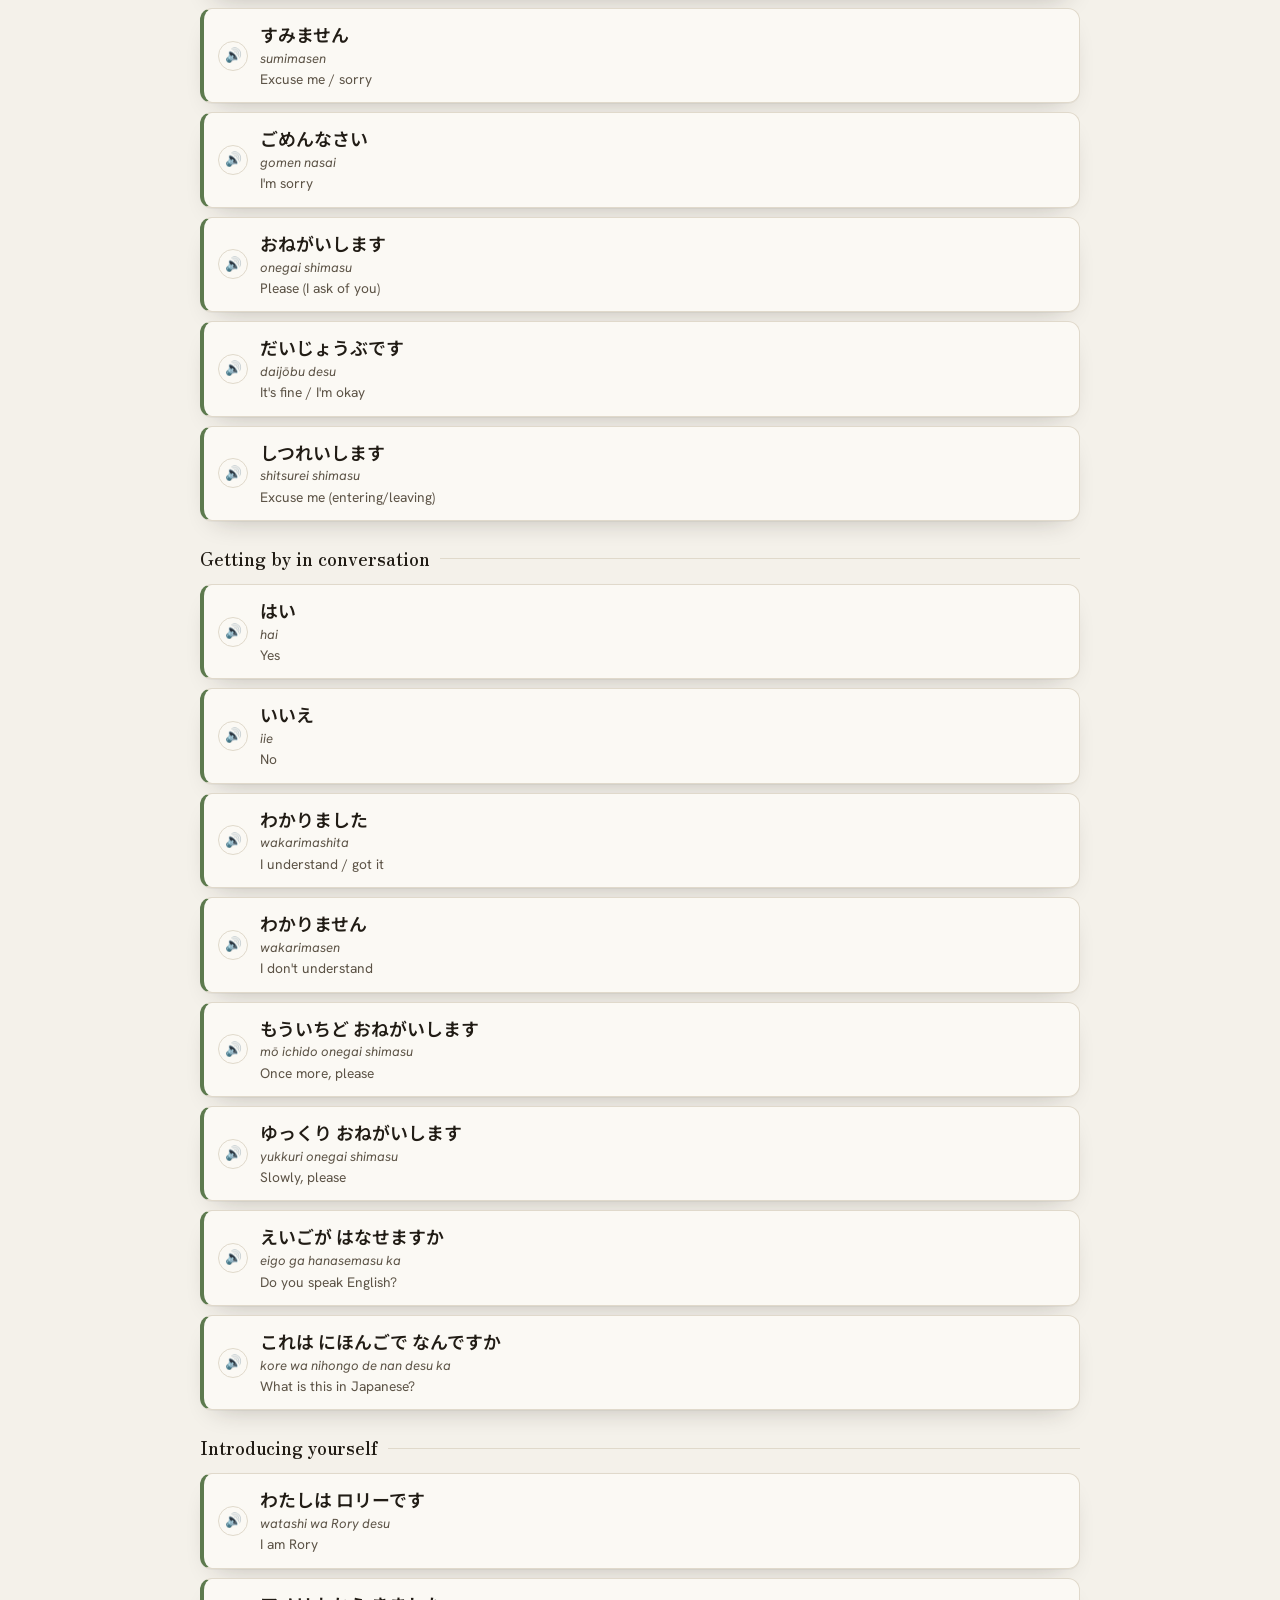
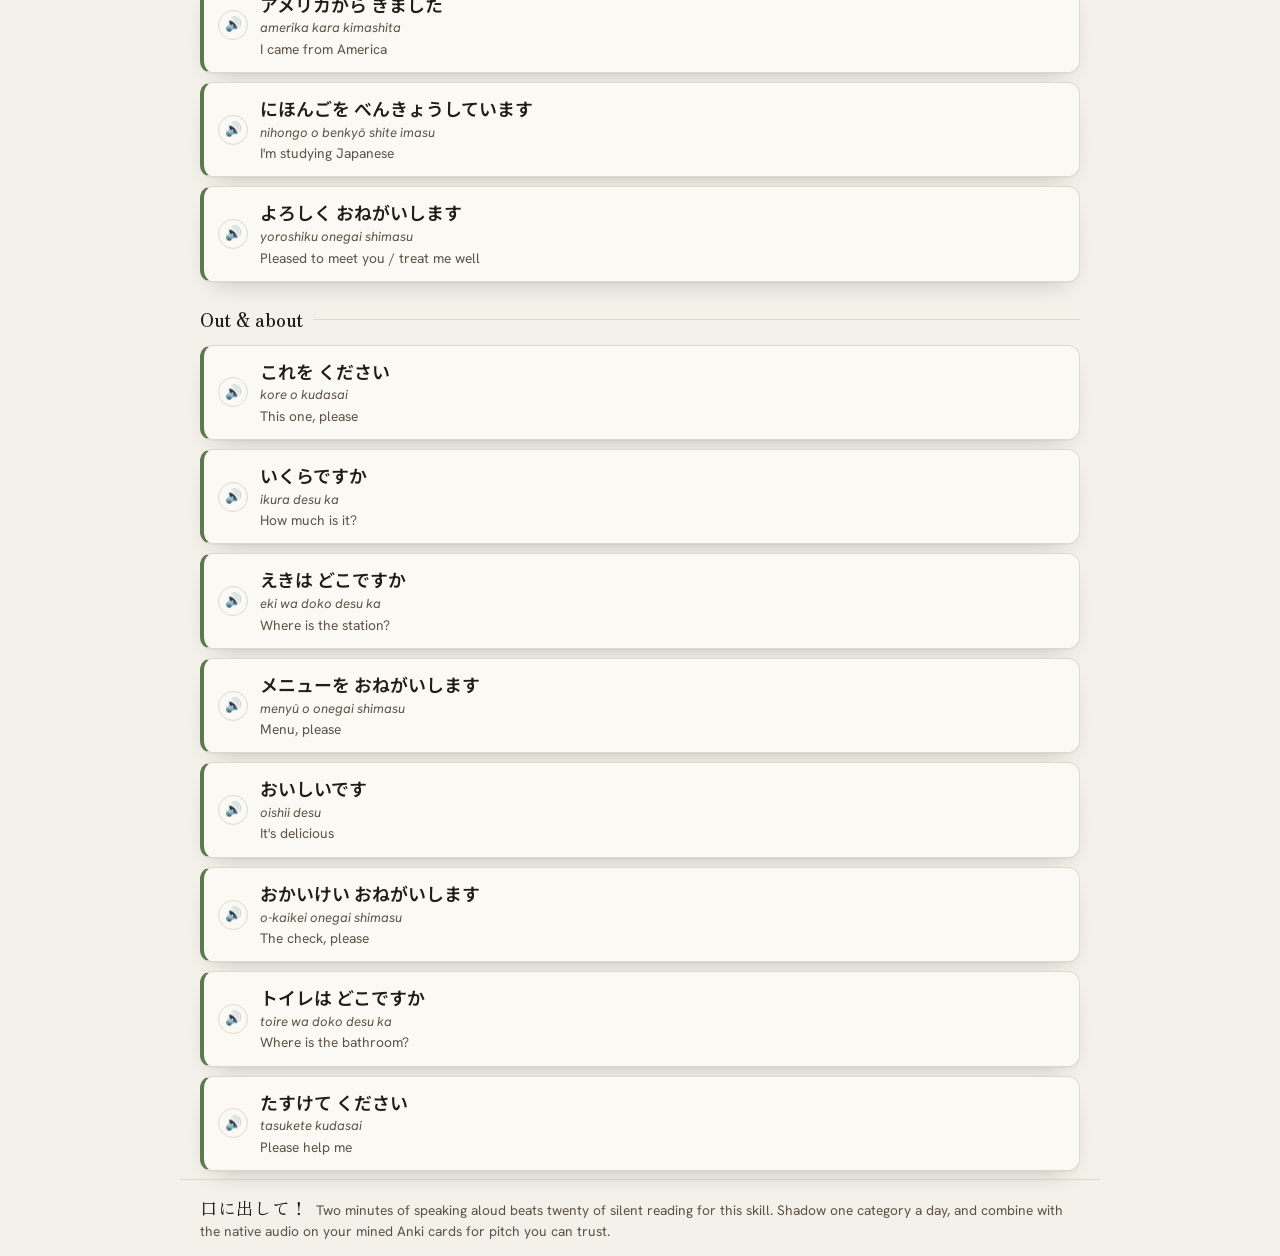
<file: speaking.html>
<!DOCTYPE html>
<html lang="en">
<head>
<meta charset="UTF-8">
<meta name="viewport" content="width=device-width, initial-scale=1.0">
<title>Speaking — 話す — ローリーの日本語ハブ</title>
<link rel="stylesheet" href="assets/theme.css">
<script src="assets/theme.js"></script>
<style>
  .phrase{display:flex;align-items:center;gap:12px;background:var(--paper-2);border:1px solid var(--line);border-radius:12px;padding:12px 14px;box-shadow:var(--shadow);border-left:4px solid var(--accent);}
  .phrase .body{flex:1;min-width:0;}
  .phrase .jpx{font-size:1.12rem;font-weight:600;}
  .phrase .ro{font-size:.82rem;color:var(--ink-soft);font-style:italic;}
  .phrase .en{font-size:.86rem;color:var(--ink-soft);}
  .plist{display:grid;gap:9px;}
  .pron td{padding:9px 8px;border-bottom:1px solid var(--line);vertical-align:top;font-size:.94rem;}
  .pron td:first-child{font-family:"Zen Old Mincho",serif;font-weight:700;white-space:nowrap;width:1%;padding-right:14px;color:var(--accent);}
  .pron tr:last-child td{border-bottom:none;}
  .pitch{display:inline-flex;align-items:flex-end;gap:2px;height:26px;vertical-align:middle;margin-left:6px}
  .pitch span{width:14px;border-radius:3px 3px 0 0;background:var(--murasaki);opacity:.85}
</style>
</head>
<body>

<nav class="topnav">
  <div class="topnav-inner">
    <a class="brand" href="index.html" style="gap:0"><span style="color:var(--shu)">ローリー</span><span style="color:var(--ink-soft)">の</span><span style="color:var(--aiiro)">日本語</span><span style="color:var(--take)">ハブ</span></a>
    <a class="tab" href="index.html">Home</a>
    <a class="tab" href="kana.html">Kana</a>    <a class="tab" href="kanji.html">Kanji</a>
    <a class="tab" href="grammar.html">Grammar</a>
    <a class="tab" href="cheatsheets.html">Cheats</a>
    <a class="tab active" href="speaking.html">Speaking</a>
    <a class="tab" href="quizzes.html">Quizzes</a>
    <a class="tab" href="setup.html">Setup</a>
    <span class="spacer"></span>
    <span id="migContainer"></span>
  </div>
</nav>

<header class="hero">
  <div class="kana-ghost" aria-hidden="true">声</div>
  <div class="wrap">
    <p class="eyebrow">Pronunciation &amp; output</p>
    <h1>The sound system —<br>and how to <em>practise</em> it.</h1>
    <p class="jp-title">話す ・ はなす</p>
    <p class="lede"><strong>Spoken Japanese is built from a small, stable set of sounds, with meaning carried by vowel length, doubled consonants, and pitch rather than stress.</strong> This page covers the sound inventory and its traps for English speakers, a short pitch-accent primer, and high-frequency phrases with audio for <em>shadowing</em> — playing a line and immediately saying it back aloud, matching the rhythm.</p>
  </div>
</header>

<main class="wrap">

  <!-- audio check -->
  <section class="group" style="--accent:var(--asagi);padding-top:26px">
    <div class="banner" style="border-left:4px solid var(--asagi)">
      <div class="grow">
        <h3>🔊 Quick audio check</h3>
        <p id="audioStatus">Tap test — this plays through your computer's Japanese voice.</p>
      </div>
      <button class="btn accent" id="audioTest" style="--accent:var(--asagi)">Test audio</button>
    </div>
    <details style="margin-top:10px">
      <summary style="cursor:pointer;font-weight:600;font-size:.9rem;color:var(--ink-soft)">No sound, or it reads in English? Fix it →</summary>
      <p class="note" style="--accent:var(--asagi);margin-top:10px">The hub uses whatever Japanese text-to-speech voice your OS has installed. <b>Windows:</b> Settings → Time &amp; Language → Language &amp; region → add <b>日本語 (Japanese)</b>, and under its options install the <b>Speech</b> pack, then restart your browser. <b>Mac:</b> System Settings → Accessibility → Spoken Content → System Voice → Manage Voices → add a Japanese voice (e.g. Kyoko). Chrome and Edge generally have the best built-in Japanese voices.</p>
    </details>
  </section>

  <!-- pronunciation -->
  <section class="group reveal" style="--accent:var(--shu)">
    <div class="ghead"><span class="tag" style="background:var(--shu)">音</span><h2>Pronunciation, the short version</h2><span class="jp-sub">get these and you sound clean</span></div>
    <p class="gintro">Japanese is built from a small, <em>stable</em> set of sounds — once you nail them they never drift, unlike English vowels. The traps for English speakers:</p>
    <div class="card" style="--accent:var(--shu);padding:6px 16px">
      <table class="pron" style="width:100%;border-collapse:collapse">
        <tr><td class="jp">あいうえお</td><td><b>Five pure vowels, always the same.</b> a="ah", i="ee", u="oo" (lips relaxed, not rounded), e="eh", o="oh". Every kana ends in one of these.</td></tr>
        <tr><td class="jp">ら り る れ ろ</td><td><b>The "r" is a light tap</b> — between English r, l, and d. Flick the tongue once behind the teeth, like the middle of "butter."</td></tr>
        <tr><td class="jp">ふ</td><td><b>"fu" is soft</b> — no teeth on lip. Blow gently like blowing out a candle ("hu/fu").</td></tr>
        <tr><td class="jp">つ</td><td><b>"tsu"</b> — the "ts" of "cats," but at the <em>start</em> of the syllable.</td></tr>
        <tr><td class="jp">ー / おう</td><td><b>Long vowels matter.</b> おばさん (aunt) vs おばあさん (grandma) differ only in length — and in meaning. Hold long vowels for a full extra beat.</td></tr>
        <tr><td class="jp">っ</td><td><b>Small tsu = a silent pause.</b> One beat of held breath: きって (kit-te, stamp) vs きて (ki-te, come).</td></tr>
        <tr><td class="jp">です / ます</td><td><b>The u often goes near-silent.</b> "desu" → "dess", "masu" → "mass". Native-sounding and easy.</td></tr>
        <tr><td class="jp">は・へ・を</td><td><b>Particle spellings lie.</b> As particles they're said <b>wa</b>, <b>e</b>, and <b>o</b> — not ha, he, wo.</td></tr>
      </table>
    </div>
  </section>

  <!-- pitch accent -->
  <section class="group reveal" style="--accent:var(--murasaki)">
    <div class="ghead"><span class="tag" style="background:var(--murasaki)">高</span><h2>Pitch accent, gently</h2><span class="jp-sub">高低アクセント — don't stress, pitch</span></div>
    <p class="gintro">Japanese doesn't stress syllables louder like English — it raises and drops <em>pitch</em>. You don't need to master this now, but knowing it exists stops you from sounding flat. Each mora is either high or low; the classic minimal pair:</p>
    <div class="grid" style="grid-template-columns:1fr 1fr">
      <div class="card" style="--accent:var(--murasaki)">
        <div style="font-size:1.3rem" class="jp">はし <span style="color:var(--ink-soft);font-size:.9rem">(箸)</span>
          <span class="pitch"><span style="height:24px"></span><span style="height:10px"></span></span></div>
        <p style="margin:6px 0 0;font-size:.88rem;color:var(--ink-soft)"><b>HA</b>-shi — high then low = <b>chopsticks</b>.</p>
        <div style="margin-top:8px"><button class="btn ghost" onclick="JPAudio.speak('箸')">🔊 hear "hashi" (chopsticks)</button></div>
      </div>
      <div class="card" style="--accent:var(--murasaki)">
        <div style="font-size:1.3rem" class="jp">はし <span style="color:var(--ink-soft);font-size:.9rem">(橋)</span>
          <span class="pitch"><span style="height:10px"></span><span style="height:24px"></span></span></div>
        <p style="margin:6px 0 0;font-size:.88rem;color:var(--ink-soft)">ha-<b>SHI</b> — low then high = <b>bridge</b>.</p>
        <div style="margin-top:8px"><button class="btn ghost" onclick="JPAudio.speak('橋')">🔊 hear "hashi" (bridge)</button></div>
      </div>
    </div>
    <p class="note" style="--accent:var(--murasaki);margin-top:14px">🎧 <b>How to practise:</b> for now, just <em>imitate</em>. When you shadow a phrase, copy its melody, not just its sounds. Your ear will pick up the patterns long before you can name them. (Synthesised audio approximates pitch — a real voice is the gold standard, so use this alongside the native audio captured on your mined Anki cards.)</p>
  </section>

  <!-- phrases -->
  <section class="group reveal" id="phrases" style="--accent:var(--take)">
    <div class="ghead"><span class="tag" style="background:var(--take)">言</span><h2>Say-these-first phrases</h2><span class="jp-sub">高頻度 — high frequency</span></div>
    <p class="gintro">The phrases that come up in nearly every first conversation. <b>Shadowing drill:</b> tap 🔊, then immediately say it back out loud, matching the rhythm — repeat 3×. Use the speed slider to slow tricky ones down.</p>
    <div class="banner" style="border-left:4px solid var(--take);margin-bottom:18px">
      <div class="grow"><h3>Playback speed</h3><p>Slow it down while learning, then push back to natural.</p></div>
      <input type="range" id="rate" min="0.5" max="1.1" step="0.05" value="0.9" style="flex:1 1 160px;accent-color:var(--take)">
      <span class="score" id="rateVal">0.9×</span>
    </div>
    <div id="phraseHost"></div>
  </section>

  <!-- words from the connected Anki deck -->
  <section class="group" id="deckShadow" style="--accent:var(--asagi);display:none">
    <div class="ghead"><span class="tag" style="background:var(--asagi)">札</span><h2>Shadow the deck</h2><span class="jp-sub">words from the connected Anki collection</span></div>
    <p class="gintro">Learning-stage words pulled straight from the connected Anki deck. Cards mined by reading tend to stay read-only — saying each one aloud (word, then reading) moves it into the spoken vocabulary. Same drill: tap 🔊, repeat 3×. The list refreshes as the deck changes.</p>
    <div class="plist" id="deckHost"></div>
  </section>

</main>

<footer class="wrap">
  <p><span class="jp">口に出して！</span> &nbsp;Two minutes of speaking aloud beats twenty of silent reading for this skill. Shadow one category a day, and combine with the native audio on your mined Anki cards for pitch you can trust.</p>
</footer>

<script src="assets/audio.js"></script>
<script src="assets/anki.js"></script>
<script src="assets/phrases-data.js"></script>
<script>
  AnkiData.initPill(document.getElementById('migContainer'));
  const io=new IntersectionObserver(es=>es.forEach(e=>{if(e.isIntersecting){e.target.classList.add('in');io.unobserve(e.target);}}),{threshold:.05});
  document.querySelectorAll('.reveal').forEach(el=>io.observe(el));

  let rate=0.9;
  const rateEl=document.getElementById('rate'), rateVal=document.getElementById('rateVal');
  rateEl.addEventListener('input',()=>{rate=parseFloat(rateEl.value);rateVal.textContent=rate.toFixed(2)+'×';});

  // audio test
  document.getElementById('audioTest').addEventListener('click',()=>{
    const st=document.getElementById('audioStatus');
    JPAudio.speak('こんにちは。はじめまして。',{rate:rate});
    setTimeout(()=>{
      st.textContent = JPAudio.hasJP()
        ? '✓ Japanese voice found — you should have just heard "konnichiwa, hajimemashite."'
        : '⚠ No dedicated Japanese voice detected. You may hear nothing or an English reading — see "Fix it" below.';
    },300);
  });

  // phrases
  const host=document.getElementById('phraseHost');
  PHRASES.forEach(group=>{
    const lab=document.createElement('div'); lab.className='catlabel';
    lab.style.cssText='font-family:"Zen Old Mincho",serif;font-weight:700;font-size:1.12rem;margin:24px 0 11px;display:flex;align-items:center;gap:10px;';
    lab.innerHTML=group.cat+'<span style="flex:1;height:1px;background:var(--line)"></span>';
    host.appendChild(lab);
    const list=document.createElement('div'); list.className='plist';
    group.items.forEach(p=>{
      const row=document.createElement('div'); row.className='phrase'; row.style.setProperty('--accent','var(--take)');
      row.innerHTML='<div class="body"><div class="jpx jp">'+p.jp+'</div><div class="ro">'+p.romaji+'</div><div class="en">'+p.en+'</div></div>';
      const b=document.createElement('button'); b.className='spk'; b.style.setProperty('--accent','var(--take)'); b.textContent='🔊';
      b.addEventListener('click',()=>{b.classList.add('playing');JPAudio.speak(p.jp,{rate:rate,onend:()=>b.classList.remove('playing')});setTimeout(()=>b.classList.remove('playing'),4000);});
      row.insertBefore(b,row.firstChild);
      list.appendChild(row);
    });
    host.appendChild(list);
  });

  // shadowing rows built from the connected Anki deck
  function buildDeckShadow(){
    const sec=document.getElementById('deckShadow'), dh=document.getElementById('deckHost');
    dh.innerHTML='';
    if(!AnkiData.connected()){ sec.style.display='none'; return; }
    let pool=AnkiData.learningWords(); if(!pool.length) pool=AnkiData.words();
    const pick=pool.slice(0,18);
    if(!pick.length){ sec.style.display='none'; return; }
    sec.style.display='';
    pick.forEach(p=>{
      const row=document.createElement('div'); row.className='phrase'; row.style.setProperty('--accent','var(--asagi)');
      row.innerHTML='<div class="body"><div class="jpx jp">'+p.w+'</div><div class="ro jp">'+(p.r||'')+'</div><div class="en">'+(p.m||'')+'</div></div>';
      const b=document.createElement('button'); b.className='spk'; b.style.setProperty('--accent','var(--asagi)'); b.textContent='🔊';
      b.addEventListener('click',()=>{b.classList.add('playing');JPAudio.speak(p.r||p.w,{rate:rate,onend:()=>b.classList.remove('playing')});setTimeout(()=>b.classList.remove('playing'),4000);});
      row.insertBefore(b,row.firstChild);
      dh.appendChild(row);
    });
  }
  AnkiData.onChange(buildDeckShadow); buildDeckShadow();
</script>
</body>
</html>
</file>
<file: assets/theme.css>
/* ============================================================
   Japanese Learning Hub — shared theme
   "washi paper" field-guide aesthetic, color-coded by function
   ============================================================ */
@import url('https://fonts.googleapis.com/css2?family=Zen+Old+Mincho:wght@400;500;700;900&family=Newsreader:ital,opsz,wght@0,6..72,400;0,6..72,500;0,6..72,600;1,6..72,400;1,6..72,500&family=Hanken+Grotesk:wght@400;500;600;700;800&family=Noto+Sans+JP:wght@400;500;700&display=swap');

:root{
  --paper:#f4f1ea;
  --paper-2:#fbf9f4;
  --ink:#211c15;
  --ink-soft:#5c5346;
  --line:#e0d9cb;

  --aiiro:#23507a;     /* indigo  */
  --asagi:#157d8a;     /* teal    */
  --yamabuki:#b67d10;  /* gold    */
  --shu:#cb4422;       /* vermilion */
  --take:#5d7a4e;      /* bamboo  */
  --murasaki:#7a4a92;  /* purple  */
  --renga:#9a5634;     /* clay    */

  --ok:#3f7d4e;
  --bad:#cb4422;

  --shadow:0 1px 0 rgba(33,28,21,.04), 0 12px 28px -16px rgba(33,28,21,.32);
  --shadow-lg:0 1px 0 rgba(33,28,21,.04),0 18px 34px -16px rgba(33,28,21,.4);

  --nav-bg:rgba(244,241,234,.9);
}

html{color-scheme:light;}

/* ---------- dark mode ("night washi") ---------- */
html[data-theme="dark"]{color-scheme:dark;}
html[data-theme="dark"]:root{
  --paper:#1b1813;
  --paper-2:#26221a;
  --ink:#ece5d8;
  --ink-soft:#b0a591;
  --line:#3b3529;

  --aiiro:#7ba7d4;     /* indigo, lightened for contrast */
  --asagi:#54b0bd;
  --yamabuki:#d9a53c;
  --shu:#e0714f;
  --take:#93b07f;
  --murasaki:#b48ecb;
  --renga:#c98a60;

  --ok:#7cb98b;
  --bad:#e0714f;

  --shadow:0 1px 0 rgba(0,0,0,.2), 0 12px 28px -16px rgba(0,0,0,.7);
  --shadow-lg:0 1px 0 rgba(0,0,0,.2),0 18px 34px -16px rgba(0,0,0,.8);

  --nav-bg:rgba(27,24,19,.88);
}
/* rules that hardcode white text on --ink backgrounds need the paper color in dark */
html[data-theme="dark"] .topnav a.tab.active,
html[data-theme="dark"] .subtabs a.active,
html[data-theme="dark"] .seg button.active,
html[data-theme="dark"] .btn.primary{color:var(--paper);}
/* .cheat panels keep their light-on-dark text; give them a dark surface instead of the (now light) ink color */
html[data-theme="dark"] .cheat{background:var(--paper-2);border:1px solid var(--line);}
html[data-theme="dark"] .jumps a:hover{color:var(--paper);}

*{box-sizing:border-box}
html{scroll-behavior:smooth}
body{
  margin:0;
  background:var(--paper);
  color:var(--ink);
  font-family:"Hanken Grotesk",system-ui,sans-serif;
  line-height:1.55;
  -webkit-font-smoothing:antialiased;
  text-rendering:optimizeLegibility;
}
.jp{font-family:"Noto Sans JP","Hanken Grotesk",sans-serif;}
.serif{font-family:"Newsreader",serif;}
.mincho{font-family:"Zen Old Mincho",serif;}
b.p{font-weight:700;border-radius:3px;padding:0 .12em;}
a{color:var(--aiiro);}

.wrap{max-width:920px;margin:0 auto;padding:0 20px;}
.wrap-wide{max-width:1080px;margin:0 auto;padding:0 20px;}

/* ---------- TOP NAV (cross-page) ---------- */
nav.topnav{
  position:sticky;top:0;z-index:60;
  background:var(--nav-bg);
  backdrop-filter:saturate(1.4) blur(10px);
  border-bottom:1px solid var(--line);
}
.theme-toggle{
  flex:0 0 auto;width:30px;height:30px;border-radius:50%;
  border:1px solid var(--line);background:var(--paper-2);
  cursor:pointer;font-size:.85rem;line-height:1;padding:0;
  display:grid;place-items:center;transition:transform .12s ease;
}
.theme-toggle:hover{transform:scale(1.1);}
.topnav-inner{
  display:flex;align-items:center;gap:6px;
  max-width:1080px;margin:0 auto;padding:9px 18px;
  overflow-x:auto;scrollbar-width:none;
}
.topnav-inner::-webkit-scrollbar{display:none}
.topnav .brand{
  font-family:"Zen Old Mincho",serif;font-weight:700;
  font-size:1.05rem;margin-right:8px;white-space:nowrap;
  color:var(--ink);text-decoration:none;display:flex;align-items:center;gap:8px;
}
.topnav .brand .mark{color:var(--shu);}
.topnav a.tab{
  flex:0 0 auto;text-decoration:none;color:var(--ink-soft);
  font-size:.86rem;font-weight:600;padding:6px 11px;border-radius:999px;
  white-space:nowrap;transition:background .12s ease,color .12s ease;
}
.topnav a.tab:hover{color:var(--ink);background:var(--paper-2);}
.topnav a.tab.active{color:#fff;background:var(--ink);}
.subtabs{display:flex;gap:6px;background:var(--paper-2);border:1px solid var(--line);border-radius:999px;padding:4px;width:max-content;margin:26px 0 8px;box-shadow:var(--shadow);}
.subtabs a{text-decoration:none;font-weight:700;font-size:.9rem;padding:7px 18px;border-radius:999px;color:var(--ink-soft);transition:background .12s ease,color .12s ease;}
.subtabs a:hover{color:var(--ink);}
.subtabs a.active{background:var(--ink);color:#fff;}
.topnav .spacer{flex:1 1 auto;}
.topnav .mig-pill{
  flex:0 0 auto;display:inline-flex;align-items:center;gap:7px;
  font-size:.76rem;font-weight:700;padding:5px 11px;border-radius:999px;
  border:1px solid var(--line);background:var(--paper-2);color:var(--ink-soft);
  white-space:nowrap;cursor:pointer;text-decoration:none;
}
.topnav .mig-pill .dot{width:8px;height:8px;border-radius:50%;background:#c3bba9;}
.topnav .mig-pill.on .dot{background:var(--ok);}

/* ---------- HERO ---------- */
header.hero{
  padding:60px 0 30px;border-bottom:1px solid var(--line);
  position:relative;overflow:hidden;
}
.hero .kana-ghost{
  position:absolute;right:-2vw;top:-3vw;
  font-family:"Zen Old Mincho",serif;font-weight:900;
  font-size:clamp(160px,38vw,340px);color:#000;opacity:.035;line-height:.8;
  pointer-events:none;user-select:none;
}
.eyebrow{font-size:.74rem;letter-spacing:.32em;text-transform:uppercase;color:var(--shu);font-weight:700;margin:0 0 14px;}
.hero h1{font-family:"Newsreader",serif;font-weight:500;font-size:clamp(2.2rem,6.5vw,3.9rem);line-height:1.03;margin:0 0 6px;letter-spacing:-.01em;}
.hero h1 em{font-style:italic;color:var(--aiiro);}
.hero .jp-title{font-family:"Zen Old Mincho",serif;font-weight:700;font-size:clamp(1.3rem,4.5vw,1.9rem);color:var(--ink-soft);margin:2px 0 20px;letter-spacing:.05em;}
.lede{max-width:64ch;font-size:1.05rem;color:var(--ink-soft);margin:0;}
.lede strong{color:var(--ink);font-weight:600;}

/* ---------- SECTION HEADINGS ---------- */
section.group{padding:44px 0 8px;scroll-margin-top:70px;}
.ghead{display:flex;align-items:baseline;gap:14px;flex-wrap:wrap;margin-bottom:6px;}
.ghead .tag{
  font-family:"Zen Old Mincho",serif;font-weight:900;font-size:1.4rem;line-height:1;color:#fff;
  width:42px;height:42px;border-radius:11px;display:grid;place-items:center;flex:0 0 auto;box-shadow:var(--shadow);
}
.ghead h2{font-family:"Newsreader",serif;font-weight:500;font-size:clamp(1.5rem,4.5vw,2.05rem);margin:0;letter-spacing:-.01em;}
.ghead .jp-sub{font-family:"Zen Old Mincho",serif;color:var(--ink-soft);font-size:1rem;font-weight:500;}
.gintro{color:var(--ink-soft);max-width:66ch;margin:8px 0 22px;font-size:1rem;}

/* ---------- GENERIC CARDS ---------- */
.grid{display:grid;grid-template-columns:repeat(auto-fill,minmax(248px,1fr));gap:14px;}
.card{
  background:var(--paper-2);border:1px solid var(--line);border-radius:14px;padding:16px;
  box-shadow:var(--shadow);position:relative;overflow:hidden;
  border-left:4px solid var(--accent,#999);transition:transform .14s ease,box-shadow .14s ease;
}
.card:hover{transform:translateY(-2px);box-shadow:var(--shadow-lg);}

/* hub nav cards (home) */
.navgrid{display:grid;grid-template-columns:repeat(auto-fill,minmax(260px,1fr));gap:16px;}
a.navcard{
  display:block;text-decoration:none;color:inherit;
  background:var(--paper-2);border:1px solid var(--line);border-radius:16px;padding:22px 20px;
  box-shadow:var(--shadow);border-top:5px solid var(--accent,#999);
  transition:transform .14s ease,box-shadow .14s ease;position:relative;overflow:hidden;
}
a.navcard:hover{transform:translateY(-3px);box-shadow:var(--shadow-lg);}
a.navcard .nc-jp{position:absolute;right:-6px;bottom:-22px;font-family:"Zen Old Mincho",serif;font-weight:900;font-size:5.5rem;color:var(--accent);opacity:.08;line-height:1;}
a.navcard .nc-kicker{font-size:.72rem;letter-spacing:.18em;text-transform:uppercase;font-weight:700;color:var(--accent);margin-bottom:7px;}
a.navcard h3{font-family:"Newsreader",serif;font-weight:600;font-size:1.4rem;margin:0 0 6px;}
a.navcard p{margin:0;font-size:.92rem;color:var(--ink-soft);position:relative;}

/* ---------- BUTTONS ---------- */
.btn{
  display:inline-flex;align-items:center;gap:8px;cursor:pointer;
  font-family:inherit;font-size:.9rem;font-weight:700;
  padding:9px 16px;border-radius:999px;border:1px solid var(--line);
  background:var(--paper-2);color:var(--ink);transition:transform .12s ease,background .12s ease,border-color .12s ease;
}
.btn:hover{transform:translateY(-1px);}
.btn.primary{background:var(--ink);color:#f4f1ea;border-color:var(--ink);}
.btn.accent{background:var(--accent,var(--aiiro));color:#fff;border-color:transparent;}
.btn.ghost{background:transparent;}
.btn:disabled{opacity:.45;cursor:not-allowed;transform:none;}

/* speak / audio button */
.spk{
  display:inline-grid;place-items:center;width:30px;height:30px;border-radius:50%;
  border:1px solid var(--line);background:var(--paper-2);cursor:pointer;color:var(--accent,var(--aiiro));
  font-size:.85rem;flex:0 0 auto;transition:transform .12s ease,background .12s ease;padding:0;line-height:1;
}
.spk:hover{transform:scale(1.08);background:color-mix(in srgb,var(--accent,var(--aiiro)) 12%,var(--paper-2));}
.spk.sm{width:24px;height:24px;font-size:.72rem;}
.spk.playing{animation:pulse .7s ease infinite;}
@keyframes pulse{50%{transform:scale(1.15);}}

/* ---------- KANA / KANJI TABLES ---------- */
.kana-table{display:grid;gap:8px;}
.kana-row{display:grid;grid-template-columns:repeat(5,1fr);gap:8px;}
.kana-cell{
  background:var(--paper-2);border:1px solid var(--line);border-radius:11px;
  padding:9px 6px 7px;text-align:center;position:relative;cursor:pointer;
  transition:transform .1s ease,box-shadow .1s ease,border-color .1s ease;
}
.kana-cell:hover{transform:translateY(-2px);box-shadow:var(--shadow);border-color:var(--accent,#bbb);}
.kana-cell.empty{background:transparent;border:1px dashed transparent;cursor:default;}
.kana-cell.empty:hover{transform:none;box-shadow:none;border-color:transparent;}
.kana-cell .k{font-family:"Zen Old Mincho",serif;font-weight:700;font-size:1.9rem;line-height:1;color:var(--ink);}
.kana-cell .r{font-size:.74rem;font-weight:700;color:var(--ink-soft);margin-top:4px;letter-spacing:.03em;text-transform:uppercase;}
.kana-cell .mini{position:absolute;top:4px;right:6px;font-size:.6rem;color:var(--accent);opacity:0;transition:opacity .12s;}
.kana-cell:hover .mini{opacity:.8;}

/* toggle pills */
.seg{display:inline-flex;background:var(--paper-2);border:1px solid var(--line);border-radius:999px;padding:3px;gap:3px;}
.seg button{border:none;background:transparent;cursor:pointer;font-family:inherit;font-weight:700;font-size:.84rem;color:var(--ink-soft);padding:6px 14px;border-radius:999px;transition:all .12s ease;}
.seg button.active{background:var(--ink);color:#f4f1ea;}

/* ---------- QUIZ UI ---------- */
.quiz-card{
  background:var(--paper-2);border:1px solid var(--line);border-radius:18px;
  padding:30px 26px;box-shadow:var(--shadow);max-width:560px;margin:0 auto;
}
.quiz-prompt{text-align:center;margin-bottom:22px;}
.quiz-prompt .big{font-family:"Zen Old Mincho",serif;font-weight:700;font-size:clamp(3rem,14vw,5rem);line-height:1;margin:6px 0;}
.quiz-prompt .label{font-size:.78rem;letter-spacing:.2em;text-transform:uppercase;color:var(--ink-soft);font-weight:700;}
.quiz-prompt .sub{color:var(--ink-soft);font-size:.95rem;margin-top:6px;}
.opts{display:grid;grid-template-columns:1fr 1fr;gap:10px;}
.opt{
  font-family:inherit;font-size:1.05rem;font-weight:600;cursor:pointer;
  padding:14px 12px;border-radius:12px;border:1px solid var(--line);background:var(--paper);
  color:var(--ink);transition:transform .1s ease,border-color .1s ease,background .1s ease;text-align:center;
}
.opt:hover:not(:disabled){transform:translateY(-2px);border-color:var(--aiiro);}
.opt.correct{background:color-mix(in srgb,var(--ok) 16%,var(--paper));border-color:var(--ok);color:var(--ok);}
.opt.wrong{background:color-mix(in srgb,var(--bad) 14%,var(--paper));border-color:var(--bad);color:var(--bad);}
.opt:disabled{cursor:default;}
.quiz-bar{display:flex;align-items:center;justify-content:space-between;gap:14px;margin-bottom:18px;flex-wrap:wrap;}
.progress{height:8px;background:var(--line);border-radius:999px;overflow:hidden;flex:1 1 160px;}
.progress > i{display:block;height:100%;background:var(--accent,var(--aiiro));border-radius:999px;transition:width .3s ease;}
.score{font-weight:800;font-size:.9rem;color:var(--ink-soft);white-space:nowrap;}
.feedback{text-align:center;min-height:24px;margin-top:16px;font-weight:700;font-size:.95rem;}
.feedback.ok{color:var(--ok);}
.feedback.bad{color:var(--bad);}

/* ---------- click-to-hear inline text ---------- */
.say{cursor:pointer;border-bottom:1px dotted color-mix(in srgb,var(--ink) 28%,transparent);transition:color .12s ease;}
.say:hover{color:var(--accent,var(--aiiro));border-bottom-color:var(--accent,var(--aiiro));}
.say.playing{color:var(--accent,var(--aiiro));animation:pulse .7s ease infinite;display:inline-block;}

/* ---------- BANNERS / NOTES ---------- */
.note{background:color-mix(in srgb,var(--accent,var(--aiiro)) 8%,transparent);border-radius:10px;padding:11px 14px;font-size:.94rem;}
.note b{color:var(--accent,var(--aiiro));}
.banner{
  display:flex;gap:14px;align-items:center;flex-wrap:wrap;
  background:var(--paper-2);border:1px solid var(--line);border-radius:14px;padding:16px 18px;box-shadow:var(--shadow);
}
.banner .grow{flex:1 1 240px;}
.banner h3{margin:0 0 3px;font-family:"Newsreader",serif;font-weight:600;font-size:1.15rem;}
.banner p{margin:0;font-size:.9rem;color:var(--ink-soft);}

/* ---------- CHEAT TABLE (dark) ---------- */
.cheat{background:var(--ink);color:#f4f1ea;border-radius:18px;padding:28px 24px;}
.cheat h2{font-family:"Newsreader",serif;font-weight:500;font-size:1.6rem;margin:0 0 4px;color:#fff;}
.cheat .sub{color:#b9b0a1;margin:0 0 18px;font-size:.93rem;}
.cheat table{width:100%;border-collapse:collapse;font-size:.92rem;}
.cheat td{padding:8px;border-bottom:1px solid rgba(255,255,255,.1);vertical-align:top;}
.cheat tr:last-child td{border-bottom:none;}

footer{padding:38px 0 60px;color:var(--ink-soft);font-size:.86rem;border-top:1px solid var(--line);margin-top:46px;}
footer .jp{font-family:"Zen Old Mincho",serif;font-size:1.1rem;color:var(--ink);}

/* reveal animation */
.reveal{opacity:0;transform:translateY(14px);transition:opacity .5s ease,transform .5s ease;}
.reveal.in{opacity:1;transform:none;}
@media (prefers-reduced-motion:reduce){.reveal{opacity:1;transform:none;transition:none;}html{scroll-behavior:auto;}}

@media(max-width:560px){
  .grid,.navgrid{grid-template-columns:1fr;}
  .opts{grid-template-columns:1fr;}
  .kana-cell .k{font-size:1.6rem;}
  header.hero{padding:42px 0 24px;}
}
</file>
